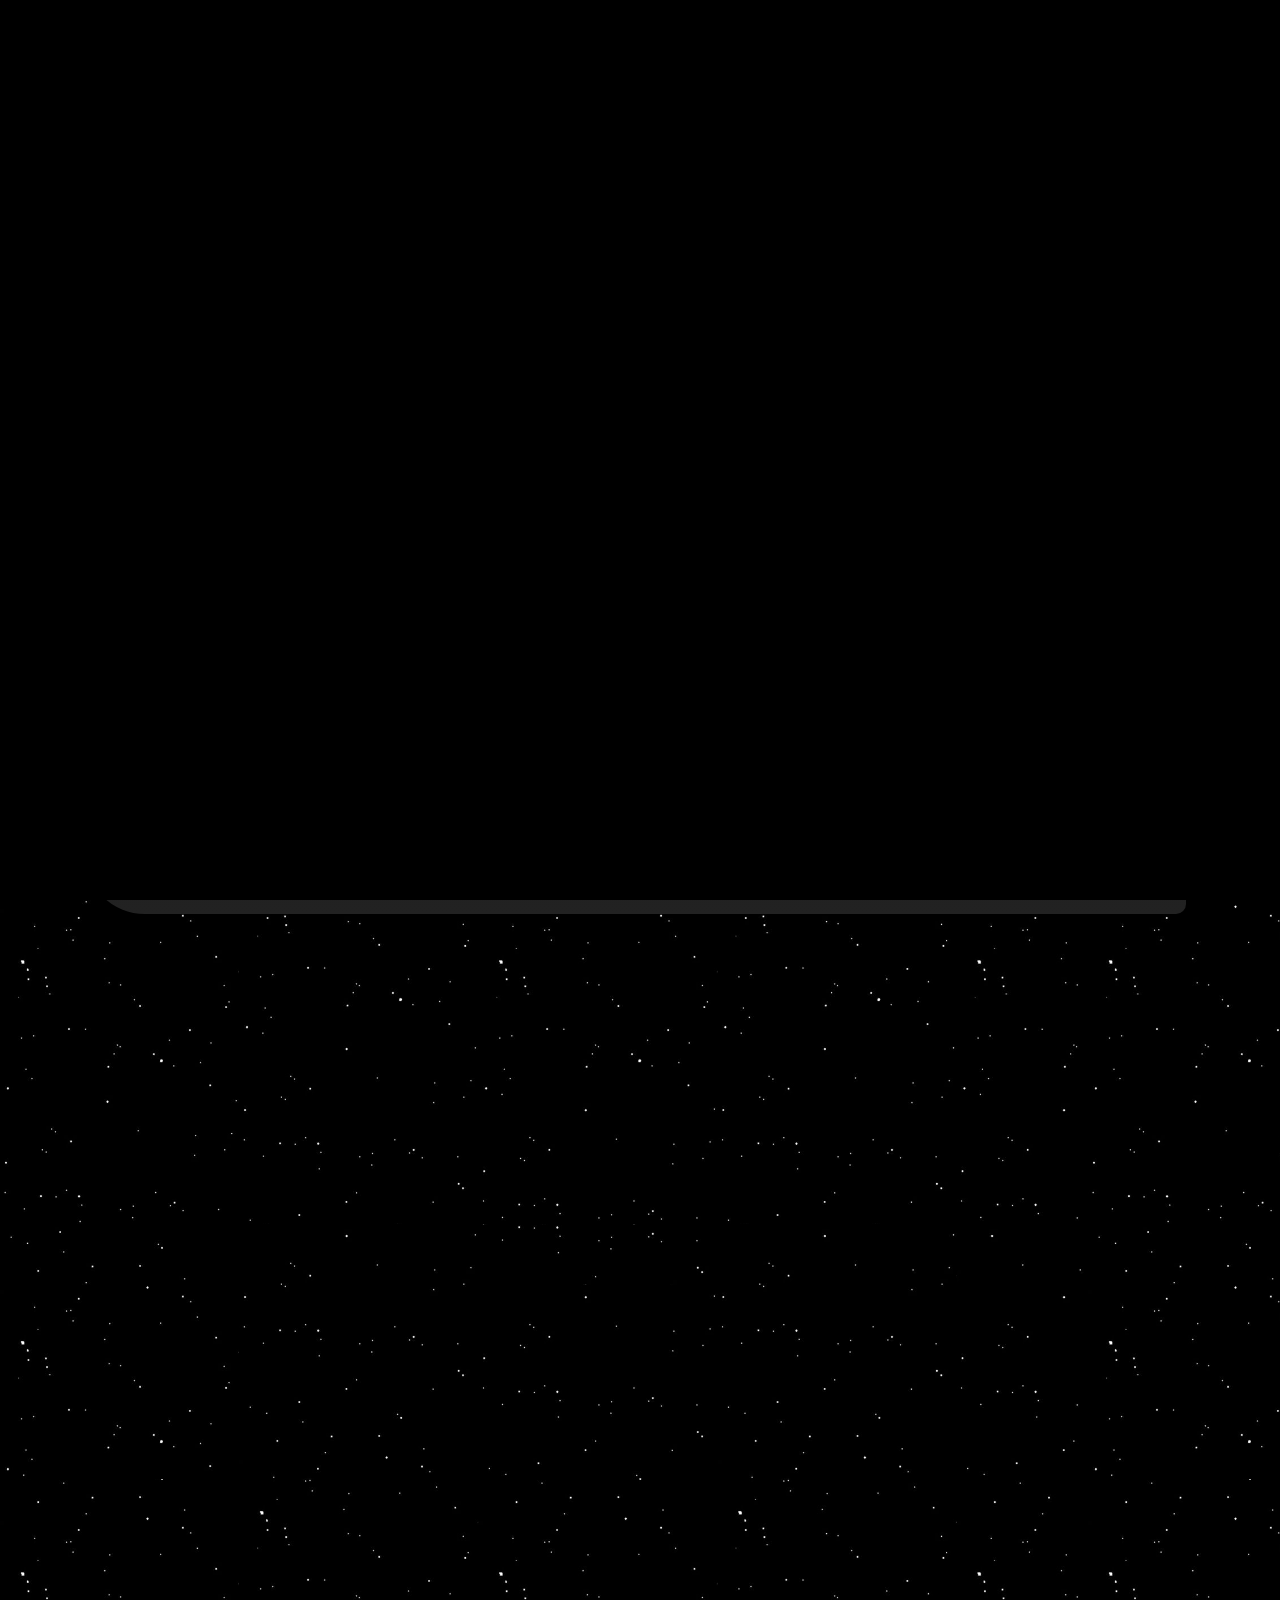
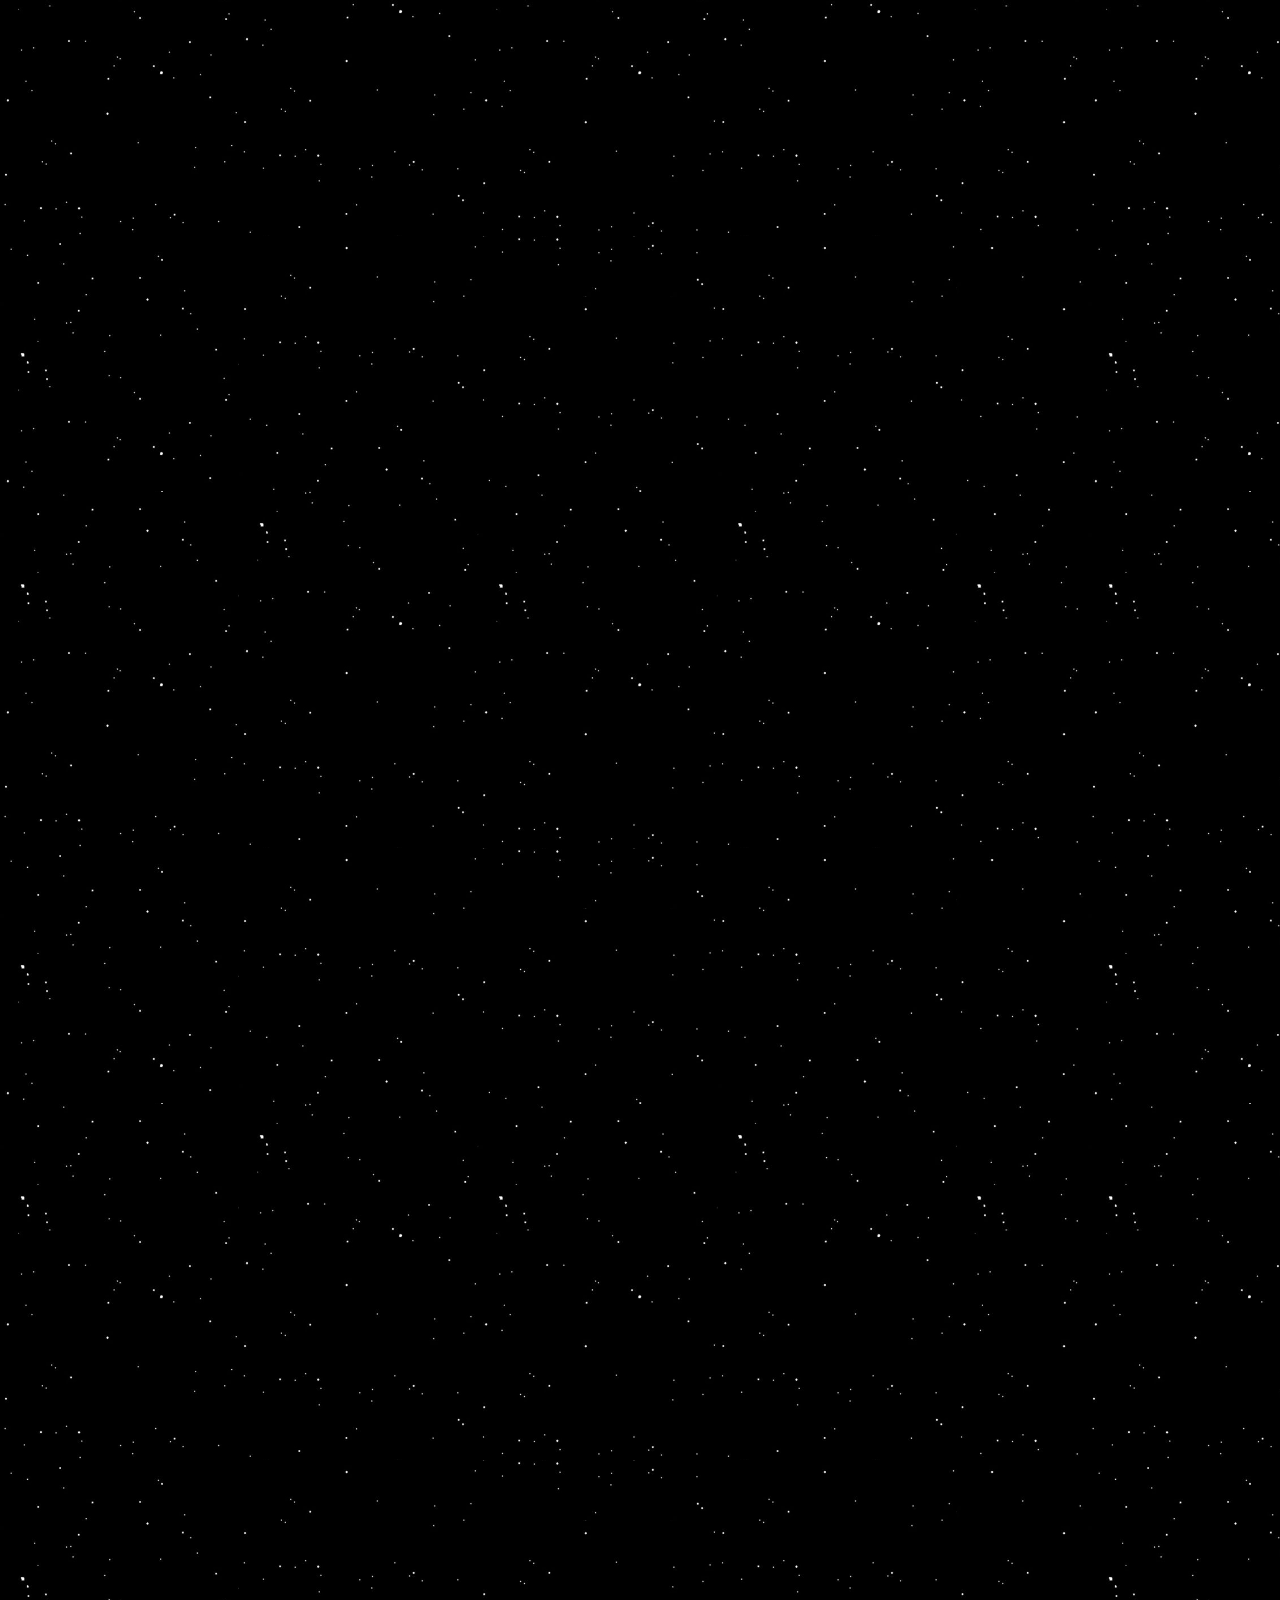
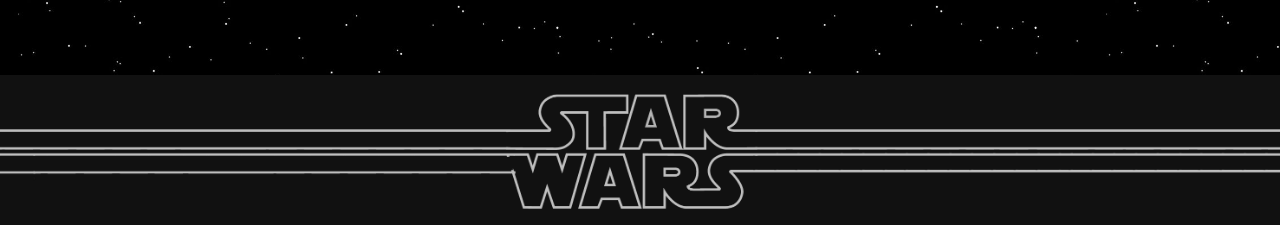
<file: index.html>
<!DOCTYPE html>
<html>
<head>
	<meta charset="utf-8">
	<meta name="viewport" content="width=device-width, initial-scale=1">
	<title>Star Wars</title>
	<link rel="stylesheet" type="text/css" href="css/style.css">
  <link rel="shortcut icon" href="./img/r2d2_icon.png" type="image/png">
	<link rel="stylesheet" href="https://cdn.jsdelivr.net/npm/bootstrap-icons@1.10.5/font/bootstrap-icons.css">
	<link rel="stylesheet" href="https://cdn.jsdelivr.net/npm/bootstrap@5.3.0-alpha3/dist/css/bootstrap.min.css">
  <link rel="stylesheet" href="https://maxcdn.bootstrapcdn.com/bootstrap/3.3.6/css/bootstrap.min.css">
	<script src="https://code.jquery.com/jquery-1.12.0.min.js"></script>
	<script src="https://maxcdn.bootstrapcdn.com/bootstrap/3.3.6/js/bootstrap.min.js" ></script>
</head>
<body>
    <style> @font-face{
		font-family: uni;
		src: url(Uni.otf);
		} </style>
     <style> @font-face{
      font-family: bebas;
      src: url(Bebas.otf);
      } </style>
      <!--é aqui que começa a parte do som -->
    <audio id="meu-audio" autoplay>
      <source src="audio/musica_tema_starwars.mp3" type="audio/mpeg" loop="true" volume="100" preload="auto">
      <source src="audio/musica_tema_starwars.mp3">
  </audio>
  <!-- até aqui-->
        <div id="area-cabeçalho">
          <div class="logo">
            <a href="home-index.html">
              <img src="img/logo-removebg-preview.png" alt="Logo: Star Wars">
            </a>
          </div>
          <div class="redes-cabeçalho">
            <a href="https://www.instagram.com/starwars/">
                <span class="icon_redes1"><i class="bi bi-instagram"></i></span>
            </a>
            <a href="https://www.facebook.com/StarWars.br/?brand_redir=169299103121699&locale=pt_BR">
                <span class="icon_redes2"><i class="bi bi-facebook"></i></span>
            </a>
            <a href="https://www.youtube.com/channel/UCZGYJFUizSax-yElQaFDp5Q">
                <span class="icon_redes3"><i class="bi bi-youtube"></i></span>
            </a>
            <a href="https://twitter.com/starwars">
                <span class="icon_redes4"><i class="bi bi-twitter"></i></span>
            </a>
          </div>
        </div>
        <div id="inicio">
          <h1>Em uma galáxia muito distante encontramos uma missão pra você, embarque conosco dentro desse horizonte de aventuras. 
            Conhecendo diversas alianças dentro dessa experiência galáctica. Você viajante... aceita essa missão? "confirmar."
          </h1>
  
          <img src="img/2023-06-18 15-58-54.gif">
          <script>
            function typeWriter(elemento) {
              const textoArray = elemento.innerHTML.split('');
              elemento.innerHTML = '';
              textoArray.forEach((letra, i) => {
                setTimeout(() => elemento.innerHTML += letra, 6000 + 55 * i);
              });
            }
            const titulo = document.querySelector('h1');
            typeWriter(titulo);

            //tela de inicio, junto com o audio

 document.addEventListener('click', fecharImagem);

function fecharImagem() {
  var imagem = document.getElementById('inicio');
  imagem.style.opacity = '0';
  imagem.style.transition = 'opacity 1s';

  diminuirVolumeGradualmente();

  setTimeout(function() {
    imagem.style.display = 'none';
  }, 1000); // Tempo de espera antes de ocultar completamente a imagem (em milissegundos)
}

function diminuirVolumeGradualmente() {
  var audio = document.getElementById('meu-audio');
  var volumeInicial = audio.volume;
  var volumeAtual = volumeInicial;
  var duracao = 1000; // Tempo em ms para diminuir o volume

  var passo = volumeInicial / (duracao / 100); // Cálculo do passo para diminuir o volume gradualmente

  var intervaloVolume = setInterval(function() {
    volumeAtual -= passo; // Diminuir o volume em cada passo
    audio.volume = Math.max(0, volumeAtual); // Garantir que o volume não seja menor que 0

    if (volumeAtual <= 0) {
      clearInterval(intervaloVolume); // Parar o intervalo quando o volume chegar a 0
      audio.pause(); // Pausar a reprodução
      audio.volume = volumeInicial; // Restaurar o volume original
    }
  }, 100);
}

          </script>
        </div>

<!--         
        <svg class="ondas" xmlns="http://www.w3.org/2000/svg" viewBox="0 0 1440 320">
          <path class="onda-2" fill="#111111" fill-opacity="0.5" d="M0,256L26.7,218.7C53.3,181,107,107,160,101.3C213.3,96,267,160,320,192C373.3,224,427,224,480,213.3C533.3,203,587,181,640,160C693.3,139,747,117,800,90.7C853.3,64,907,32,960,53.3C1013.3,75,1067,149,1120,186.7C1173.3,224,1227,224,1280,202.7C1333.3,181,1387,139,1413,117.3L1440,96L1440,0L1413.3,0C1386.7,0,1333,0,1280,0C1226.7,0,1173,0,1120,0C1066.7,0,1013,0,960,0C906.7,0,853,0,800,0C746.7,0,693,0,640,0C586.7,0,533,0,480,0C426.7,0,373,0,320,0C266.7,0,213,0,160,0C106.7,0,53,0,27,0L0,0Z">
          </path>
          <path class="onda-3" fill="#111111" fill-opacity="0.75" d="M0,224L26.7,213.3C53.3,203,107,181,160,186.7C213.3,192,267,224,320,234.7C373.3,245,427,235,480,192C533.3,149,587,75,640,48C693.3,21,747,43,800,58.7C853.3,75,907,85,960,101.3C1013.3,117,1067,139,1120,170.7C1173.3,203,1227,245,1280,256C1333.3,267,1387,245,1413,234.7L1440,224L1440,0L1413.3,0C1386.7,0,1333,0,1280,0C1226.7,0,1173,0,1120,0C1066.7,0,1013,0,960,0C906.7,0,853,0,800,0C746.7,0,693,0,640,0C586.7,0,533,0,480,0C426.7,0,373,0,320,0C266.7,0,213,0,160,0C106.7,0,53,0,27,0L0,0Z"></path>
          <path class="onda-4" fill="#111111" fill-opacity="1" d="M0,160L26.7,144C53.3,128,107,96,160,90.7C213.3,85,267,107,320,101.3C373.3,96,427,64,480,64C533.3,64,587,96,640,122.7C693.3,149,747,171,800,186.7C853.3,203,907,213,960,202.7C1013.3,192,1067,160,1120,144C1173.3,128,1227,128,1280,149.3C1333.3,171,1387,213,1413,234.7L1440,256L1440,0L1413.3,0C1386.7,0,1333,0,1280,0C1226.7,0,1173,0,1120,0C1066.7,0,1013,0,960,0C906.7,0,853,0,800,0C746.7,0,693,0,640,0C586.7,0,533,0,480,0C426.7,0,373,0,320,0C266.7,0,213,0,160,0C106.7,0,53,0,27,0L0,0Z"></path>
        </svg> -->
        
<!-- Adicionando o menu hambúrguer -->
<div class="container-menu">
  <div class="hamburger">
  <div class="overlay"><i class="bi bi-x-lg"></i></div>
  <i class="bi bi-list"></i>
  </div>
     <aside class="sidebar">
         <nav>
             <ul class="menu">
               <li class="menu-item-1"><a href="home-index.html" class="menu-link">Home</a></li>
                 <li class="menu-item"><a href="index-avaliações.html" class="menu-link">Avaliações</a></li>
                 <li class="menu-item"><a href="index-elenco-bastidores.html" class="menu-link">Elenco & Bastidores</a></li>
                 <li class="menu-item"><a href="teorias-e-curiosidades.html" class="menu-link">Teorias & Curiosidades</a></li>
                 <li class="menu-item"><a href="consulta-index.html" class="menu-link">ADM</a></li>
                 <!-- <li class="menu-item"><a href="validação.html" class="menu-link">Login</a></li>-->
                 <div class="redes-menu">
                  <a href="https://www.instagram.com/starwars/">
                    <span class="icon_redes1"><i class="bi bi-instagram"></i></span>
                </a>
                <a href="https://www.facebook.com/StarWars.br/?brand_redir=169299103121699&locale=pt_BR">
                    <span class="icon_redes2"><i class="bi bi-facebook"></i></span>
                </a>
                <a href="https://www.youtube.com/channel/UCZGYJFUizSax-yElQaFDp5Q">
                    <span class="icon_redes3"><i class="bi bi-youtube"></i></span>
                </a>
                <a href="https://twitter.com/starwars">
                    <span class="icon_redes4"><i class="bi bi-twitter"></i></span>
                </a>
                 </div>
             </ul>
         </nav>
     </aside>
   </div>
     
    <div class="container">
      
      <!-- Libras -->
    <div vw class="enabled">
      <div vw-access-button class="active"></div>
      <div vw-plugin-wrapper>
        <div class="vw-plugin-top-wrapper"></div>
      </div>
    </div>
    <script src="https://vlibras.gov.br/app/vlibras-plugin.js"></script>
    <script>
      new window.VLibras.Widget('https://vlibras.gov.br/app');
    </script>
    <!-- Fim libras -->
    
      <div id="center">
        <h1 data-anime="bottom">Ordem Cronológica</h1>
        <div id="carouselExampleIndicators" class="carousel slide">
          
          <div class="carousel-inner">
            <div class="carousel-item  active">
              <img src="img/ameaça-fantasma.jpg" class="d-block w-100" alt="Poster do filme Star Wars: EPISÓDIO I - A Ameaça Fantasma">
              <h1 class="numero-slide">1º</h1>
              <h2 class="titulo-slide">EPISÓDIO I:<br> A AMEAÇA FANTASMA</h2>
              <h4 class="sub-titulo-slide">A Ameaça Fantasma ocorre cerca de 32 anos antes do filme original, e segue o Mestre Jedi Qui-Gon Jinn e seu Padawan Obi-Wan Kenobi, como protetores da Rainha Amidala, na esperança de conseguir um fim pacífico para uma disputa comercial interplanetária de grande escala...</h4>
              <div class="modalzinho">
              <button style="
              position: absolute;
              top: 80%;
              left: 15%;
              padding: 0.7rem 0.7rem;
              background-color: #454545;
              color: #fff;
              border: none;
              border-radius: 0.25rem;
              cursor: pointer;
              opacity: 0.9;
              font-size: 1.4rem;
              border-radius: 0 10px;" title="Editar Info"     data-toggle="modal" data-target="#myModal">Ler mais</button>
              <div class="modal fade" id="myModal" role="dialog">
                  <div class="modal-dialog" style="margin: 0; max-width: 1700vh; position: fixed;
                  left: 50%;
                  top: 50%;
                  transform: translate(-50%, -50%);">
                    <div class="modal-content" style="background-image: url(img/fundo-space.jpg);  opacity: 100%;">
                      <div class="modal-header">
                        <h4 class="modal-title" style="
                          color:#e1e1e1;
                          margin-right: 40%;
                          font-family: system-ui, -apple-system, BlinkMacSystemFont, 'Segoe UI', Roboto, Oxygen, Ubuntu, Cantarell, 'Open Sans', 'Helvetica Neue', sans-serif;;
                          font-size: 2em; text-shadow: #0068E0 0 0 10px; text-shadow: #0068E0 0 0 10px;">EPISÓDIO I:<br> A AMEAÇA FANTASMA</h4>
                        <button type="button" class="close" style="
                        opacity: 100%;
                        font-size: 3em;" data-dismiss="modal" ><img src="img/X.png" width="25" height="25" alt="Botão de fechar"></button>
                      </div>
                      <div class="modal-body" style="color: #d1d1d1; font-size: 1.4em; margin: 5vh;">
                        <div class="scroll">
                          <section class="section section-1">
                        <p>
                          A Ameaça Fantasma ocorre cerca de 32 anos antes do filme original, e segue o Mestre Jedi Qui-Gon Jinn e seu Padawan Obi-Wan Kenobi, como protetores da Rainha Amidala, na esperança de conseguir um fim pacífico para uma disputa comercial interplanetária de grande escala. Em sua jornada juntam-se a eles Anakin Skywalker, um jovem escravo com forte conexão com a Força, simultaneamente com o retorno dos misteriosos Sith.
                          <br>
                          <br>
                          George Lucas começou a produção deste filme depois de considerar que os efeitos especiais tinham avançado o suficiente para produzir uma nova trilogia da série. As filmagens começaram em 26 de junho de 1997, em locais como o Leavesden Film Studios e o deserto da Tunísia. Os efeitos visuais incluíram o uso extensivo do até então novo CGI, que se trata de imagens geradas por computadores. A Ameaça Fantasma foi o primeiro trabalho de direção do Lucas após um hiato de 22 anos desde Star Wars em 1977.
                          <br>
                          <br>
                          A Ameaça Fantasma foi lançado nos cinemas em 19 de maio de 1999, dezesseis anos desde a última estreia de um filme da franquia, Return of the Jedi - O Retorno do Jedi. A estreia do filme recebeu ampla cobertura da imprensa e alta antecipação, por causa do largo impacto cultural que a saga Star Wars tem cultivado. Recebeu críticas medianas dos especialistas, que tendiam a elogiar o visual, sequências de ação, trilha sonora de John Williams e performances de Liam Neeson, Ewan McGregor, Pernilla August, Ray Park e Ian McDiarmid, mas criticaram o roteiro e direção de elenco (particularmente de Ahmed Best e Jake Lloyd). Arrecadou 924,3 milhões de dólares ao redor do mundo em sua estreia, tornando-se na época a segunda maior bilheteria de todos os tempos, atrás apenas de Titanic. Foi a maior bilheteria de 1999, a maior de um filme da saga Star Wars (até o lançamento de Star Wars: O Despertar da Força em 2015), e é atualmente a 41º maior bilheteria de todos os tempos. O relançamento em 3D em fevereiro de 2012, adicionou US$ 102,7 milhões em sua receita, chegando a US$ 1 bilhão mundialmente. 
                          <br>
                          <br>
                          <h4>Cenas:</h4>
                          <iframe width="460" height="215" src="https://www.youtube.com/embed/qmyN3WMGqTk" title="YouTube video player" frameborder="0" allow="accelerometer; autoplay; clipboard-write; encrypted-media; gyroscope; picture-in-picture; web-share" allowfullscreen></iframe>                        </p>
                          </section>
                      </div>
                    </div>
                  </div>
                </div>
              </div>
            </div>
            <div class="dobrar">
              <p>
                <a class="btn btn-primary" data-bs-toggle="collapse" href="#collapseExample" role="button" aria-expanded="false" aria-controls="collapseExample" style="
                background-color: #111; border-color: #000; padding: 2px;">
                  Ler mais
                </a>
              </p>
              <div class="collapse" id="collapseExample">
                <div class="card card-body" style="border-radius: 20px 0; background-color: #222;">
                  <p>
                        A Ameaça Fantasma ocorre cerca de 32 anos antes do filme original, e segue o Mestre Jedi Qui-Gon Jinn e seu Padawan Obi-Wan Kenobi, como protetores da Rainha Amidala, na esperança de conseguir um fim pacífico para uma disputa comercial interplanetária de grande escala. Em sua jornada juntam-se a eles Anakin Skywalker, um jovem escravo com forte conexão com a Força, simultaneamente com o retorno dos misteriosos Sith.
                        <br>
                        <br>
                        </p>
                </div>
              </div>
            </div>
          </div>
            <div class="carousel-item">
              <img src="img/EPISÓDIO II ATAQUE DOS CLONES-slide.jpg" class="d-block w-100" alt="Poster do filme Star Wars: Episódio II - Ataque dos Clones">
              <h1 class="numero-slide">2º</h1>
              <h2 class="titulo-slide">EPISÓDIO II:<br> ATAQUE DOS CLONES</h2>
              <h4 class="sub-titulo-slide">O filme ocorre 10 anos após os acontecimentos de Star Wars Episódio I: A Ameaça Fantasma. A galáxia está à beira de uma guerra civil. Liderado por um ex-Jedi chamado Conde Dooku, milhares de sistemas planetários ameaçam deixar a República Galáctica...</h4>
              <!-- Começo -->
              <div class="modalzinho">
                <button style="
              position: absolute;
              top: 80%;
              left: 15%;
              padding: 0.7rem 0.7rem;
              background-color: #454545;
              color: #fff;
              border: none;
              border-radius: 0.25rem;
              cursor: pointer;
              opacity: 0.9;
              font-size: 1.4rem;
              border-radius: 0 10px;" title="Editar Info"     data-toggle="modal" data-target="#myModal2">Ler mais</button>
              <div class="modal fade" id="myModal2" role="dialog">
                  <div class="modal-dialog" style="margin: 0; max-width: 1700vh; position: fixed;
                  left: 50%;
                  top: 50%;
                  transform: translate(-50%, -50%);">
                    <div class="modal-content" style="background-image: url(img/fundo-space.jpg);  opacity: 100%;">
                      <div class="modal-header">
                        <h4 class="modal-title" style="
                          color:#e1e1e1;
                          margin-right: 40%;
                          font-family: system-ui, -apple-system, BlinkMacSystemFont, 'Segoe UI', Roboto, Oxygen, Ubuntu, Cantarell, 'Open Sans', 'Helvetica Neue', sans-serif;;
                          font-size: 2em; text-shadow: #0068E0 0 0 10px;">EPISÓDIO II:<br> ATAQUE DOS CLONES</h4>
                        <button type="button" class="close" style="
                        opacity: 100%;
                        font-size: 3em;" data-dismiss="modal" ><img src="img/X.png" width="25" height="25" alt="Botão de fechar"></button>
                      </div>
                      <div class="modal-body" style="color: #d1d1d1; font-size: 1.4em; margin: 5vh;">
                        <div class="scroll">
                          <section class="section section-1">
                        <p>
                          O filme ocorre 10 anos após os acontecimentos de Star Wars Episódio I: A Ameaça Fantasma. A galáxia está à beira de uma guerra civil. Liderado por um ex-Jedi chamado Conde Dooku, milhares de sistemas planetários ameaçam deixar a República Galáctica. Após a senadora Padmé Amidala escapar de uma tentativa de assassinato, Anakin Skywalker, um aprendiz Jedi, se torna seu protetor, enquanto seu mestre Obi-Wan Kenobi, investiga o atentado contra a vida dela. Logo Anakin, Padmé, e Obi-Wan testemunham o início de uma nova ameaça à galáxia, as Guerras Clônicas.
                          <br>
                          <br>
                          O desenvolvimento de Ataque dos Clones começou em março de 2000, após o lançamento de A Ameaça Fantasma. Em junho de 2000, Lucas e Hales completaram o rascunho do roteiro e a fotografia principal ocorreu de junho a setembro de 2000, principalmente no Fox Studios Australia em Sydney, Austrália, com cenas adicionais filmadas na Tunísia, Espanha e Itália. Foi um dos primeiros longa-metragens filmados totalmente em um sistema de alta definição digital em 24 quadros.
                          <br>
                          <br>
                          Ataque dos Clones estreou mundialmente em 16 de maio de 2002. Os críticos elogiaram os efeitos visuais, figurinos, trilha sonora, sequências de ação e performance de Ewan McGregor como Obi-Wan Kenobi, mas criticaram o romance de Anakin e Padmé, os diálogos, a maioria das atuações e o ritmo do filme. Ataque dos Clones arrecadou mais de US$ 649 milhões, tornando-se um sucesso financeiro. No entanto, foi o primeiro filme de Star Wars a não ficar em primeiro lugar no ano de lançamento, ocupando o terceiro lugar no mercado interno e o quarto internacionalmente. 
                          <br>
                          <br>
                          <h4>Trailer:</h4>
                          <iframe width="460" height="315" src="https://www.youtube.com/embed/gYbW1F_c9eM" title="YouTube video player" frameborder="0" allow="accelerometer; autoplay; clipboard-write; encrypted-media; gyroscope; picture-in-picture; web-share" allowfullscreen></iframe>                                </section>
                        </div>
                      </div>
                    </div>
                </div>
            </div>
              </div>
              <div class="dobrar">
                <p>
                  <a class="btn btn-primary" data-bs-toggle="collapse" href="#collapseExample" role="button" aria-expanded="false" aria-controls="collapseExample" style="
                  background-color: #111; border-color: #000;">
                    Ler mais
                  </a>
                </p>
                <div class="collapse" id="collapseExample">
                  <div class="card card-body" style="border-radius: 20px 0; background-color: #222;">
                    <p>
                      O filme ocorre 10 anos após os acontecimentos de Star Wars Episódio I: A Ameaça Fantasma. A galáxia está à beira de uma guerra civil. Liderado por um ex-Jedi chamado Conde Dooku, milhares de sistemas planetários ameaçam deixar a República Galáctica. Após a senadora Padmé Amidala escapar de uma tentativa de assassinato, Anakin Skywalker, um aprendiz Jedi, se torna seu protetor, enquanto seu mestre Obi-Wan Kenobi, investiga o atentado contra a vida dela. Logo Anakin, Padmé, e Obi-Wan testemunham o início de uma nova ameaça à galáxia, as Guerras Clônicas.
                      <br>
                      <br>
                      O desenvolvimento de Ataque dos Clones começou em março de 2000, após o lançamento de A Ameaça Fantasma. Em junho de 2000, Lucas e Hales completaram o rascunho do roteiro e a fotografia principal ocorreu de junho a setembro de 2000, principalmente no Fox Studios Australia em Sydney, Austrália, com cenas adicionais filmadas na Tunísia, Espanha e Itália. Foi um dos primeiros longa-metragens filmados totalmente em um sistema de alta definição digital em 24 quadros.
                      <br>
                      <br>
                          </p>
                  </div>
                </div>
              </div>
            <!-- fim do modal /Correção feita até aqui -->
            </div>
            <div class="carousel-item">
              <img src="img/episode iii.jpg" class="d-block w-100" alt="Poster do filme Star Wars: Episódio III - A Vingança dos Sith">
              <h1 class="numero-slide">3º</h1>
              <h2 class="titulo-slide">EPISÓDIO III:<br> A VINGANÇA DOS SITH</h2>
              <h4 class="sub-titulo-slide">O filme começa três anos após o início das Guerras Clônicas. Os Cavaleiros Jedi estão espalhados por toda a galáxia, liderando uma guerra maciça contra os Separatistas. O Conselho Jedi incumbe o Mestre Jedi Obi-Wan Kenobi de eliminar o notório General Grievous, líder do Exército Separatista...</h4>
              <!-- começo -->
              <div class="modalzinho">
                <button style="
                position: absolute;
                top: 80%;
                left: 15%;
                padding: 0.7rem 0.7rem;
                background-color: #454545;
                color: #fff;
                border: none;
                border-radius: 0.25rem;
                cursor: pointer;
                opacity: 0.9;
                font-size: 1.4rem;
                border-radius: 0 10px;" title="Editar Info"     data-toggle="modal" data-target="#myModal3">Ler mais</button>
                <div class="modal fade" id="myModal3" role="dialog">
                    <div class="modal-dialog" style="margin: 0; max-width: 1700vh; position: fixed;
                    left: 50%;
                    top: 50%;
                    transform: translate(-50%, -50%);">
                      <div class="modal-content" style="background-image: url(img/fundo-space.jpg);  opacity: 100%;">
                        <div class="modal-header">
                          <h4 class="modal-title" style="
                            color:#e1e1e1;
                            margin-right: 40%;
                            font-family: system-ui, -apple-system, BlinkMacSystemFont, 'Segoe UI', Roboto, Oxygen, Ubuntu, Cantarell, 'Open Sans', 'Helvetica Neue', sans-serif;;
                            font-size: 2em; text-shadow: #0068E0 0 0 10px;">EPISÓDIO III:<br> A VINGANÇA DOS SITH</h4>
                          <button type="button" class="close" style="
                          opacity: 100%;
                          font-size: 3em;" data-dismiss="modal" ><img src="img/X.png" width="25" height="25" alt="Botão de Fechar"></button>
                        </div>
                        <div class="modal-body" style="color: #d1d1d1; font-size: 1.4em; margin: 5vh;">
                          <div class="scroll">
                            <section class="section section-1">
                          <p>
                            O filme começa três anos após o início das Guerras Clônicas. Os Cavaleiros Jedi estão espalhados por toda a galáxia, liderando uma guerra maciça contra os Separatistas. O Conselho Jedi incumbe o Mestre Jedi Obi-Wan Kenobi de eliminar o notório General Grievous, líder do Exército Separatista. Enquanto isto, o Cavaleiro Jedi Anakin Skywalker se aproxima de Palpatine, o Supremo Chanceler da República Galáctica e, desconhecido do público, um Lord Sith. Sua amizade aprofundada ameaça a Ordem Jedi, a República, e o próprio Anakin.
                            <br>
                            <br>
                            George Lucas começou a escrever o roteiro antes da produção de Star Wars: Episódio II – Ataque dos Clones terminar. As filmagens de A Vingança dos Sith começaram em setembro de 2003, principalmente na Austrália, com locações adicionais na Tailândia, Suíça, China, Itália e Reino Unido. A Vingança dos Sith estreou em 15 de maio de 2005, no Festival de Cinema de Cannes, em seguida, foi lançado mundialmente em 19 de maio de 2005. O filme recebeu avaliações positivas dos críticos, especialmente em contraste com as críticas menos favoráveis das prequelas anteriores, recebendo elogios pelo seu enredo, visual, cenas de ação, trilha sonora de John Williams, efeitos visuais, e performances de Ewan McGregor, Ian McDiarmid, Frank Oz, Jimmy Smits e Samuel L. Jackson. É o último filme da franquia Star Wars a ser distribuído pela 20th Century Fox antes da aquisição da Lucasfilm pela The Walt Disney Company em 2012. </p>
                            <br>
                            <br>
                            <h4>Trailer:</h4>
                            <iframe width="460" height="315" src="https://www.youtube.com/embed/5UnjrG_N8hU" title="YouTube video player" frameborder="0" allow="accelerometer; autoplay; clipboard-write; encrypted-media; gyroscope; picture-in-picture; web-share" allowfullscreen></iframe>                                </section>
                          </div>
                        </div>
                      </div>
                  </div>
              </div>
            </div>
            <div class="dobrar">
              <p>
                <a class="btn btn-primary" data-bs-toggle="collapse" href="#collapseExample" role="button" aria-expanded="false" aria-controls="collapseExample" style="
                background-color: #111; border-color: #000;">
                  Ler mais
                </a>
              </p>
              <div class="collapse" id="collapseExample">
                <div class="card card-body" style="border-radius: 20px 0; background-color: #222;">
                  <p>
                    O filme começa três anos após o início das Guerras Clônicas. Os Cavaleiros Jedi estão espalhados por toda a galáxia, liderando uma guerra maciça contra os Separatistas. O Conselho Jedi incumbe o Mestre Jedi Obi-Wan Kenobi de eliminar o notório General Grievous, líder do Exército Separatista. Enquanto isto, o Cavaleiro Jedi Anakin Skywalker se aproxima de Palpatine, o Supremo Chanceler da República Galáctica e, desconhecido do público, um Lord Sith. Sua amizade aprofundada ameaça a Ordem Jedi, a República, e o próprio Anakin.
                    <br>
                    <br>
                    George Lucas começou a escrever o roteiro antes da produção de Star Wars: Episódio II – Ataque dos Clones terminar. As filmagens de A Vingança dos Sith começaram em setembro de 2003, principalmente na Austrália, com locações adicionais na Tailândia, Suíça, China, Itália e Reino Unido. A Vingança dos Sith estreou em 15 de maio de 2005, no Festival de Cinema de Cannes, em seguida, foi lançado mundialmente em 19 de maio de 2005. O filme recebeu avaliações positivas dos críticos, especialmente em contraste com as críticas menos favoráveis das prequelas anteriores, recebendo elogios pelo seu enredo, visual, cenas de ação, trilha sonora de John Williams, efeitos visuais, e performances de Ewan McGregor, Ian McDiarmid, Frank Oz, Jimmy Smits e Samuel L. Jackson. É o último filme da franquia Star Wars a ser distribuído pela 20th Century Fox antes da aquisição da Lucasfilm pela The Walt Disney Company em 2012.
                    <br>
                    <br>
                        </p>
                </div>
              </div>
            </div>
            <!-- fim do modal -->
            </div>
            <div class="carousel-item">
              <img src="img/rogue one p.jpg" class="d-block w-100" alt="Poster do filme: Rogue One - Uma História Star Wars">
              <h1 class="numero-slide">4º</h1>
              <h2 class="titulo-slide">ROGUE ONE:<br> UMA HISTÓRIA STAR WARS</h2>
              <h4 class="sub-titulo-slide">A narrativa de Rogue One: Uma História Star Wars é estabelecida entre os acontecimentos de A Vingança dos Sith e Uma Nova Esperança. A história do filme se baseia em um grupo de combatentes da Aliança Rebelde se unindo para uma missão de roubar os planos da Estrela da Morte...</h4>
              <!-- começo -->
              <div class="modalzinho">
                <button style="
              position: absolute;
              top: 80%;
              left: 15%;
              padding: 0.7rem 0.7rem;
              background-color: #454545;
              color: #fff;
              border: none;
              border-radius: 0.25rem;
              cursor: pointer;
              opacity: 0.9;
              font-size: 1.4rem;
              border-radius: 0 10px;" title="Editar Info"     data-toggle="modal" data-target="#myModal4">Ler mais</button>
              <div class="modal fade" id="myModal4" role="dialog">
                  <div class="modal-dialog" style="margin: 0; max-width: 1700vh; position: fixed;
                  left: 50%;
                  top: 50%;
                  transform: translate(-50%, -50%);">
                    <div class="modal-content" style="background-image: url(img/fundo-space.jpg);  opacity: 100%;">
                      <div class="modal-header">
                        <h4 class="modal-title" style="
                          color:#e1e1e1;
                          margin-right: 40%;
                          font-family: system-ui, -apple-system, BlinkMacSystemFont, 'Segoe UI', Roboto, Oxygen, Ubuntu, Cantarell, 'Open Sans', 'Helvetica Neue', sans-serif;;
                          font-size: 2em; text-shadow: #0068E0 0 0 10px;">ROGUE ONE:<br> UMA HISTÓRIA STAR WARS</h4>
                        <button type="button" class="close" style="
                        opacity: 100%;
                        font-size: 3em;" data-dismiss="modal" ><img src="img/X.png" width="25" height="25" alt="Botão de Fechar"></button>
                      </div>
                      <div class="modal-body" style="color: #d1d1d1; font-size: 1.4em; margin: 5vh;">
                        <div class="scroll">
                          <section class="section section-1">
                        <p>
                          A narrativa de Rogue One: Uma história Star Wars é estabelecida entre os acontecimentos de A Vingança dos Sith e Uma Nova Esperança. A história do filme se baseia em um grupo de combatentes da Aliança Rebelde se unindo para uma missão de roubar os planos da Estrela da Morte.
                          <br>
                          <br>
                          A fotografia principal teve início em Elstree Studios, no Reino Unido, durante o início de agosto de 2015 e terminou em fevereiro de 2016, com regravações e filmagens adicionais ocorrendo em meados de junho de 2016. Rogue One teve sua estreia em Los Angeles no dia 10 de dezembro de 2016, estreando nos cinemas em 15 de dezembro de 2016.
                          <br>
                          <br>
                          Seu primeiro fim de semana obteve US$ 290 milhões. O filme recebeu críticas geralmente positivas, com elogios as performances do elenco, cenas de ação, o tom mais sombrio, efeitos visuais, fotografia e a trilha sonora de Michael Giacchino. Em 22 de janeiro de 2017, o filme passou a marca de US$ 1 bilhão em bilheteria. Foi um dos filmes de maior bilheteria nos Estados Unidos e Canadá com pouco mais de US$ 532 milhões. Mundialmente, conquistou a segunda colocação entre os filmes mais rentáveis de 2016, ficando atrás apenas de Capitão America: Guerra Civil.
                          <br>
                          <br>
                          Rogue One: Uma História Star Wars teve duas indicações ao Oscar 2017, nas categorias de Melhor Mixagem de Som e Melhores Efeitos Visuais.
                          <br>
                          <br>
                          <h4>Trailer:</h4>
                          <iframe width="460" height="315" src="https://www.youtube.com/embed/frdj1zb9sMY" title="YouTube video player" frameborder="0" allow="accelerometer; autoplay; clipboard-write; encrypted-media; gyroscope; picture-in-picture; web-share" allowfullscreen></iframe>                                </section>
                        </div>
                      </div>
                    </div>
                </div>
            </div>
              </div>
              <div class="dobrar">
                <p>
                  <a class="btn btn-primary" data-bs-toggle="collapse" href="#collapseExample" role="button" aria-expanded="false" aria-controls="collapseExample" style="
                  background-color: #111; border-color: #000;">
                    Ler mais
                  </a>
                </p>
                <div class="collapse" id="collapseExample">
                  <div class="card card-body" style="border-radius: 20px 0; background-color: #222;">
                    <p>
                      A narrativa de Rogue One: Uma História Star Wars é estabelecida entre os acontecimentos de A Vingança dos Sith e Uma Nova Esperança. A história do filme se baseia em um grupo de combatentes da Aliança Rebelde se unindo para uma missão de roubar os planos da Estrela da Morte.
                      <br>
                      <br>
                      A fotografia principal teve início em Elstree Studios, no Reino Unido, durante o início de agosto de 2015 e terminou em fevereiro de 2016, com regravações e filmagens adicionais ocorrendo em meados de junho de 2016. Rogue One teve sua estreia em Los Angeles no dia 10 de dezembro de 2016, estreando nos cinemas em 15 de dezembro de 2016.
                      <br>
                      <br>
                          </p>
                  </div>
                </div>
              </div>
            <!-- fim do modal -->
            </div>
            <div class="carousel-item">
              <img src="img/star wars iv.jpg" class="d-block w-100" alt="Poster do filme: Episódio IV - Uma nova Esperança">
              <h1 class="numero-slide">5º</h1>
              <h2 class="titulo-slide">EPISÓDIO IV:<br> UMA NOVA ESPERANÇA</h2>
              <h4 class="sub-titulo-slide">O "alto oficial" do Império Galáctico, Darth Vader, vai atrás da senadora e Princesa Leia Organa, sob duas acusações:fazer parte da resistência ao Império, a Aliança Rebelde, e interceptar os planos do projeto secreto imperial, a Estrela da Morte. A nave de Leia é tomada em uma batalha, mas a Princesa coloca os planos na memória da unidade droide R2-D2... </h4>
              <!-- começo -->
              <div class="modalzinho">
                <button style="
              position: absolute;
              top: 80%;
              left: 15%;
              padding: 0.7rem 0.7rem;
              background-color: #454545;
              color: #fff;
              border: none;
              border-radius: 0.25rem;
              cursor: pointer;
              opacity: 0.9;
              font-size: 1.4rem;
              border-radius: 0 10px;" title="Editar Info"     data-toggle="modal" data-target="#myModal5">Ler mais</button>
              <div class="modal fade" id="myModal5" role="dialog">
                  <div class="modal-dialog" style="margin: 0; max-width: 1700vh; position: fixed;
                  left: 50%;
                  top: 50%;
                  transform: translate(-50%, -50%);">
                    <div class="modal-content" style="background-image: url(img/fundo-space.jpg);  opacity: 100%;">
                      <div class="modal-header">
                        <h4 class="modal-title" style="
                          color:#e1e1e1;
                          margin-right: 40%;
                          font-family: system-ui, -apple-system, BlinkMacSystemFont, 'Segoe UI', Roboto, Oxygen, Ubuntu, Cantarell, 'Open Sans', 'Helvetica Neue', sans-serif;;
                          font-size: 2em; text-shadow: #0068E0 0 0 10px;">EPISÓDIO IV:<br> UMA NOVA ESPERANÇA</h4>
                        <button type="button" class="close" style="
                        opacity: 100%;
                        font-size: 3em;" data-dismiss="modal" ><img src="img/X.png" width="25" height="25" alt="Botão de Fechar"></button>
                      </div>
                      <div class="modal-body" style="color: #d1d1d1; font-size: 1.4em; margin: 5vh;">
                        <div class="scroll">
                          <section class="section section-1">
                        <p>
                          O "alto oficial" do Império Galáctico, Darth Vader, vai atrás da senadora e Princesa Leia Organa, sob duas acusações:fazer parte da resistência ao Império, a Aliança Rebelde, e interceptar os planos do projeto secreto imperial, a Estrela da Morte. A nave de Leia é tomada em uma batalha, mas a Princesa coloca os planos na memória da unidade droide R2-D2 com seu parceiro C-3PO, entra num módulo de escape que cai no planeta desértico Tatooine.
                          <br>
                          <br>
                          Em Tatooine, R2 e C-3PO se separam e caminham pelos desertos secos do planeta. Ambos são aprisionados pelos Jawas, pequenos seres encapuzados que vivem em Tatooine capturando droides perdidos ou quebrados e vendendo em povoados e fazendas, que os vendem a Owen Lars e seu sobrinho, Luke Skywalker. Ao limpar R2, Luke descobre uma mensagem de Leia. Ela é destinada a Obi-Wan Kenobi e Luke se lembra de Ben Kenobi, um ermitão que vive nas montanhas. Luke Skywalker é um jovem que sempre quis sair de Tatooine e ver o universo, mas seu tio Owen sempre o impediu de ir pois temia que se tornasse como seu pai, Anakin Skywalker. R2-D2 foge durante a noite em busca de Obi-Wan Kenobi e, ao sair em sua procura, Luke e C-3PO são atacados pelo Povo da Areia. Obi-Wan Kenobi, conhecido por Ben Kenobi, aparece e salva Luke e os droides.
                          <br>
                          <br>
                          Ben Kenobi assiste a mensagem de Leia e decide ajudá-la, mas Luke se recusa a viajar até Alderaan. Ao retornar para casa, descobre que seus tios Owen e Beru foram mortos por Stormtroopers do Império, não lhe restando alternativa a não ser ajudá-lo. Kenobi, Luke e os droides vão até o espaçoporto de Mos Eisley em busca de um piloto que os leve até Alderaan. Lá encontram Han Solo, que não acreditava na Força, e seu co-piloto Chewbacca, que aceitam o serviço. As tropas imperiais tentam impedir a fuga, mas a Millennium Falcon, nave de Han Solo, consegue escapar por ser uma nave extremamente veloz.
                          <br>
                          <br>
                          Durante a viagem até Alderaan, Kenobi começa a ensinar Luke sobre as técnicas Jedi. A princesa Leia é torturada na Estrela da Morte para confessar o local da base rebelde, mas, diante de sua resistência, o oficial do império Grand Moff Tarkin e Darth Vader decidem explodir o planeta Alderaan, demonstrando o poder de fogo da Estrela da Morte. Ao chegarem até o que sobrou do planeta, a Millennium Falcon é atraída para a Estrela da Morte. Os tripulantes se escondem no compartimento de carga, usado por Solo para transporte de mercadorias contrabandeadas.
                          <br>
                          <br>
                          Dentro da Estrela da Morte, eles conseguem se disfarçar de Stormtroopers e localizam a princesa, enquanto Obi-Wan Kenobi desativa o raio trator que impede a decolagem da nave. Enquanto Solo, Luke, Chewbacca e os droides libertam a princesa e fogem para a nave, Kenobi enfrenta Darth Vader, seu antigo aprendiz. Kenobi é morto por Vader e a Millennium Falcon escapa. Entretanto o Império rastreia a nave para descobrir o local da base da Aliança Rebelde, que está escondida em uma lua do planeta Yavin.
                          <br>
                          <br>
                          <h4>Cenas:</h4>
                          <iframe width="460" height="250" src="https://www.youtube.com/embed/Po1Z_X0FpzY" title="YouTube video player" frameborder="0" allow="accelerometer; autoplay; clipboard-write; encrypted-media; gyroscope; picture-in-picture; web-share" allowfullscreen></iframe>                                </section>
                        </div>
                      </div>
                    </div>
                </div>
            </div>
              </div>
              <div class="dobrar">
                <p>
                  <a class="btn btn-primary" data-bs-toggle="collapse" href="#collapseExample" role="button" aria-expanded="false" aria-controls="collapseExample" style="
                  background-color: #111; border-color: #000;">
                    Ler mais
                  </a>
                </p>
                <div class="collapse" id="collapseExample">
                  <div class="card card-body" style="border-radius: 20px 0; background-color: #222;">
                    <p>
                      O "alto oficial" do Império Galáctico, Darth Vader, vai atrás da senadora e Princesa Leia Organa, sob duas acusações: fazer parte da resistência ao Império, a Aliança Rebelde, e interceptar os planos do projeto secreto imperial, a Estrela da Morte. A nave de Leia é tomada em uma batalha, mas a Princesa coloca os planos na memória da unidade droide R2-D2 com seu parceiro C-3PO, entra num módulo de escape que cai no planeta desértico Tatooine.
                      <br>
                      <br>
                      Em Tatooine, R2 e C-3PO se separam e caminham pelos desertos secos do planeta. Ambos são aprisionados pelos Jawas, pequenos seres encapuzados que vivem em Tatooine capturando droides perdidos ou quebrados e vendendo em povoados e fazendas, que os vendem a Owen Lars e seu sobrinho, Luke Skywalker. Ao limpar R2, Luke descobre uma mensagem de Leia. Ela é destinada a Obi-Wan Kenobi e Luke se lembra de Ben Kenobi, um ermitão que vive nas montanhas. Luke Skywalker é um jovem que sempre quis sair de Tatooine e ver o universo, mas seu tio Owen sempre o impediu de ir pois temia que se tornasse como seu pai, Anakin Skywalker. R2-D2 foge durante a noite em busca de Obi-Wan Kenobi e, ao sair em sua procura, Luke e C-3PO são atacados pelo Povo da Areia. Obi-Wan Kenobi, conhecido por Ben Kenobi, aparece e salva Luke e os droides.
                      <br>
                      <br>
                      Ben Kenobi assiste a mensagem de Leia e decide ajudá-la, mas Luke se recusa a viajar até Alderaan. Ao retornar para casa, descobre que seus tios Owen e Beru foram mortos por Stormtroopers do Império, não lhe restando alternativa a não ser ajudá-lo. Kenobi, Luke e os droides vão até o espaço porto de Mos Eisley em busca de um piloto que os leve até Alderaan. Lá encontram Han Solo, que não acreditava na Força, e seu co-piloto Chewbacca, que aceitam o serviço. As tropas imperiais tentam impedir a fuga, mas a Millennium Falcon, nave de Han Solo, consegue escapar por ser uma nave extremamente veloz.
                      <br>
                      <br>
                      Durante a viagem até Alderaan, Kenobi começa a ensinar Luke sobre as técnicas Jedi. A princesa Leia é torturada na Estrela da Morte para confessar o local da base rebelde, mas, diante de sua resistência, o oficial do império Grand Moff Tarkin e Darth Vader decide explodir o planeta Alderaan, demonstrando o poder de fogo da Estrela da Morte. Ao chegarem até o que sobrou do planeta, a Millennium Falcon é atraída para a Estrela da Morte. Os tripulantes se escondem no compartimento de carga, usado por Solo para transporte de mercadorias contrabandeadas.
                      <br>
                      <br>
                      Dentro da Estrela da Morte, eles conseguem se disfarçar de Stormtroopers e localizam a princesa, enquanto Obi-Wan Kenobi desativa o raio trator que impede a decolagem da nave. Enquanto Solo, Luke, Chewbacca e os droides libertam a princesa e fogem para a nave, Kenobi enfrenta Darth Vader, seu antigo aprendiz. Kenobi é morto por Vader e a Millennium Falcon escapa. Entretanto o Império rastreia a nave para descobrir o local da base da Aliança Rebelde, que está escondida em uma lua do planeta Yavin.
                      <br>
                      <br>
                          </p>
                  </div>
                </div>
              </div>
            <!-- fim do modal -->
             </div>
            <div class="carousel-item">
              <img src="img/imperio-contra-ataca-slide.jpg" class="d-block w-100" alt="Poster do filme: Episódio V: O Império Contra ataca">
              <h1 class="numero-slide">6º</h1>
              <h2 class="titulo-slide">EPISÓDIO V: <br>O IMPÉRIO CONTRA-ATACA</h2>
              <h4 class="sub-titulo-slide">O filme é ambientado três anos depois de Guerra nas Estrelas. O Império Galáctico, sob a liderança do vilão Darth Vader e do misterioso Imperador, está em busca de Luke Skywalker e o resto da Aliança Rebelde. Enquanto Vader procura incansavelmente o pequeno grupo de amigos de Luke...</h4>
              <!-- começo -->
              <div class="modalzinho">
                <button style="
              position: absolute;
              top: 80%;
              left: 15%;
              padding: 0.7rem 0.7rem;
              background-color: #454545;
              color: #fff;
              border: none;
              border-radius: 0.25rem;
              cursor: pointer;
              opacity: 0.9;
              font-size: 1.4rem;
              border-radius: 0 10px;" title="Editar Info"     data-toggle="modal" data-target="#myModal6">Ler mais</button>
              <div class="modal fade" id="myModal6" role="dialog">
                  <div class="modal-dialog" style="margin: 0; max-width: 1700vh; position: fixed;
                  left: 50%;
                  top: 50%;
                  transform: translate(-50%, -50%);">
                    <div class="modal-content" style="background-image: url(img/fundo-space.jpg);  opacity: 100%;">
                      <div class="modal-header">
                        <h4 class="modal-title" style="
                          color:#e1e1e1;
                          margin-right: 40%;
                          font-family: system-ui, -apple-system, BlinkMacSystemFont, 'Segoe UI', Roboto, Oxygen, Ubuntu, Cantarell, 'Open Sans', 'Helvetica Neue', sans-serif;;
                          font-size: 2em; text-shadow: #0068E0 0 0 10px;">EPISÓDIO V: <br>O IMPÉRIO CONTRA-ATACA</h4>
                        <button type="button" class="close" style="
                        opacity: 100%;
                        font-size: 3em;" data-dismiss="modal" ><img src="img/X.png" width="25" height="25" alt="Botão Fechar"></button>
                      </div>
                      <div class="modal-body" style="color: #d1d1d1; font-size: 1.4em; margin: 5vh;">
                        <div class="scroll">
                          <section class="section section-1">
                        <p>
                          O filme é ambientado três anos depois de Guerra nas Estrelas. O Império Galáctico, sob a liderança do vilão Darth Vader e do misterioso Imperador, está em busca de Luke Skywalker e o resto da Aliança Rebelde. Enquanto Vader procura incansavelmente o pequeno grupo de amigos de Luke: Han Solo, Princesa Leia Organa e outros através da galáxia, Luke é ensinado pelo Mestre Yoda a como usar a Força. Quando Vader captura os amigos de Luke, Skywalker deve decidir se vai completar seu treinamento e se tornar um Cavaleiro Jedi completo ou confrontar Vader e salvá-los.
                          <br>
                          <br>
                          O Império Contra Ataca foi lançado em 21 de maio de 1980 e inicialmente recebeu críticas mistas, mas desde então tem crescido em grande estima, tornando-se o filme mais aclamado pela crítica da saga Star Wars; hoje é amplamente considerado como um dos melhores filmes de todos os tempos. O filme arrecadou mais de 500 milhões de dólares nos cinemas mundiais, e contêm cenas e música (A marcha imperial) facilmente reconhecidos na cultura popular. O subtítulo Episódio V estava presente já na abertura original, em 1980, mas ausente do material de divulgação, o que confundiu o público porque o filme anterior não recebeu nenhuma numeração. Em 1981, Star Wars (1977) foi relançado como Star Wars: Episode IV - A Nova Esperança. O filme foi classificado na posição # 3 no Empire's 2008, uma lista dos 500 melhores filmes de todos os tempos. Tornou-se o filme de maior bilheteria de 1980 e, até o momento, ganhou mais de US$ 538 milhões em todo o mundo a partir de sua execução original e vários relançamentos. Quando ajustada pela inflação, é a segunda maior bilheteria de todos os tempos e a 13°. A maior bilheteria da América do Norte. O filme foi seguido por Retorno de Jedi, que foi lançado em 1983.
                          <br>
                          <br>
                          Em 2010, o filme foi selecionado para preservação no National Film Registry pela Biblioteca do Congresso por ser "culturalmente, historicamente e esteticamente significante".
                          <br>
                          <br>
                          <h4>Cenas:</h4>
                          <iframe width="460" height="250" src="https://www.youtube.com/embed/urhsYepFqs0" title="YouTube video player" frameborder="0" allow="accelerometer; autoplay; clipboard-write; encrypted-media; gyroscope; picture-in-picture; web-share" allowfullscreen></iframe>                                </section>
                        </div>
                      </div>
                    </div>
                </div>
            </div>
              </div>
              <div class="dobrar">
                <p>
                  <a class="btn btn-primary" data-bs-toggle="collapse" href="#collapseExample" role="button" aria-expanded="false" aria-controls="collapseExample" style="
                  background-color: #111; border-color: #000;">
                    Ler mais
                  </a>
                </p>
                <div class="collapse" id="collapseExample">
                  <div class="card card-body" style="border-radius: 20px 0; background-color: #222;">
                    <p>
                      O filme é ambientado três anos depois de Guerra nas Estrelas. O Império Galáctico, sob a liderança do vilão Darth Vader e do misterioso Imperador, está em busca de Luke Skywalker e o resto da Aliança Rebelde. Enquanto Vader procura incansavelmente o pequeno grupo de amigos de Luke: Han Solo, Princesa Leia Organa e outros através da galáxia, Luke é ensinado pelo Mestre Yoda a como usar a Força. Quando Vader captura os amigos de Luke, Luke deve decidir se vai completar seu treinamento e se tornar um Cavaleiro Jedi completo ou confrontar Vader e salvá-los.
                      <br>
                      <br>
                      O Império Contra Ataca foi lançado em 21 de maio de 1980 e inicialmente recebeu críticas mistas, mas desde então tem crescido em grande estima, tornando-se o filme mais aclamado pela crítica da saga Star Wars, hoje é amplamente considerado como um dos melhores filmes de todos os tempos. 
                      <br>
                      <br>   
                          </p>
                  </div>
                </div>
              </div>
            <!-- fim do modal -->
            </div>
            <div class="carousel-item">
              <img src="img/EPISÓDIO VI O RETORNO DO JEDI.jpg" class="d-block w-100" alt="Poster do filme: Episodio VI - O Retorno do Jedi">
              <h1 class="numero-slide">7º</h1>
              <h2 class="titulo-slide">EPISÓDIO VI:<br> O RETORNO DO JEDI</h2>
              <h4 class="sub-titulo-slide">A história se passa aproximadamente um ano depois dos eventos de Star Wars Episode V: The Empire Strikes Back. O Império Galático, sob a supervisão militar do impiedoso Darth Vader, começou a construção de uma segunda Estrela da Morte, visando aniquilar a Aliança Rebelde...</h4>
              <!-- começo -->
              <div class="modalzinho">
                <button style="
              position: absolute;
              top: 80%;
              left: 15%;
              padding: 0.7rem 0.7rem;
              background-color: #454545;
              color: #fff;
              border: none;
              border-radius: 0.25rem;
              cursor: pointer;
              opacity: 0.9;
              font-size: 1.4rem;
              border-radius: 0 10px;" title="Editar Info"     data-toggle="modal" data-target="#myModal7">Ler mais</button>
              <div class="modal fade" id="myModal7" role="dialog">
                  <div class="modal-dialog" style="margin: 0; max-width: 1700vh; position: fixed;
                  left: 50%;
                  top: 50%;
                  transform: translate(-50%, -50%);">
                    <div class="modal-content" style="background-image: url(img/fundo-space.jpg);  opacity: 100%;">
                      <div class="modal-header">
                        <h4 class="modal-title" style="
                          color:#e1e1e1;
                          margin-right: 40%;
                          font-family: system-ui, -apple-system, BlinkMacSystemFont, 'Segoe UI', Roboto, Oxygen, Ubuntu, Cantarell, 'Open Sans', 'Helvetica Neue', sans-serif;;
                          font-size: 2em; text-shadow: #0068E0 0 0 10px;">EPISÓDIO VI:<br> O RETORNO DO JEDI</h4>
                        <button type="button" class="close" style="
                        opacity: 100%;
                        font-size: 3em;" data-dismiss="modal" ><img src="img/X.png" width="25" height="25" alt="Botão de Fechar"></button>
                      </div>
                      <div class="modal-body" style="color: #d1d1d1; font-size: 1.4em; margin: 5vh;">
                        <div class="scroll">
                          <section class="section section-1">
                        <p>
                          A história se passa aproximadamente um ano depois dos eventos de Star Wars Episode V: The Empire Strikes Back. O Império Galático, sob a supervisão militar do impiedoso Darth Vader, começou a construção de uma segunda Estrela da Morte, visando aniquilar a Aliança Rebelde como o Imperador Palpatine, também conhecido como Darth Sidious, planeja supervisionar pessoalmente as etapas finais de sua construção, a Frota Rebelde dá início a um ataque em grande escala à Estrela da Morte, para evitar o término de sua construção e matar Palpatine, pondo efetivamente um fim ao Império. Neste meio tempo, Luke Skywalker, um líder rebelde e cavaleiro jedi, luta para resgatar Vader, um ex-jedi que também é seu pai, de volta do Lado Sombrio da Força.
                          <br>
                          <br>
                          David Lynch e David Cronenberg foram considerados para dirigir o projeto, antes de Marquand assinar como diretor. A equipe de produção se baseou nos storyboards de Lucas durante a pré-produção; enquanto escreviam o roteiro, Lucas, Kasdan, Marquand e o produtor Howard Kazanjian passaram duas semanas em reuniões, discutindo ideias para a sua construção. A agenda de Kazanjian adiou as filmagens em algumas semanas, para permitir à Industrial Light & Magic que trabalhasse os efeitos especiais do filme na pós-produção. As filmagens ocorreram na Inglaterra, Califórnia e Arizona, de janeiro a março de 1982, e Lucas esteve em comando dos trabalhos da segunda unidade. A produção do filme foi envolta em segredo, e recebeu o título de Blue Harvest (literalmente "Colheita Azul"), para evitar especulações sobre seus custos.
                          <br>
                          <br>
                          <h4>Cenas:</h4>
                          <iframe width="460" height="250" src="https://www.youtube.com/embed/cM53X5Nqjbc" title="YouTube video player" frameborder="0" allow="accelerometer; autoplay; clipboard-write; encrypted-media; gyroscope; picture-in-picture; web-share" allowfullscreen></iframe>                                </section>
                        </div>
                      </div>
                    </div>
                </div>
            </div>
              </div>
              <div class="dobrar">
                <p>
                  <a class="btn btn-primary" data-bs-toggle="collapse" href="#collapseExample" role="button" aria-expanded="false" aria-controls="collapseExample" style="
                  background-color: #111; border-color: #000;">
                    Ler mais
                  </a>
                </p>
                <div class="collapse" id="collapseExample">
                  <div class="card card-body" style="border-radius: 20px 0; background-color: #222;">
                    <p>
                          A história se passa aproximadamente um ano depois dos eventos de Star Wars Episode V: The Empire Strikes Back. O Império Galático, sob a supervisão militar do impiedoso Darth Vader, começou a construção de uma segunda Estrela da Morte, visando aniquilar a Aliança Rebelde como o Imperador Palpatine, também conhecido como Darth Sidious, planeja supervisionar pessoalmente as etapas finais de sua construção, a Frota Rebelde dá início a um ataque em grande escala à Estrela da Morte, para evitar o término de sua construção e matar Palpatine, pondo efetivamente um fim ao Império. Neste meio tempo, Luke Skywalker, um líder rebelde e cavaleiro jedi, luta para resgatar Vader, um ex-jedi que também é seu pai, de volta do Lado Sombrio da Força.
                          <br>
                          <br>
                          David Lynch e David Cronenberg foram considerados para dirigir o projeto, antes de Marquand assinar como diretor. A equipe de produção se baseou nos storyboards de Lucas durante a pré-produção; enquanto escreviam o roteiro, Lucas, Kasdan, Marquand e o produtor Howard Kazanjian passaram duas semanas em reuniões, discutindo ideias para a sua construção. A agenda de Kazanjian adiou as filmagens em algumas semanas, para permitir à Industrial Light & Magic que trabalhasse os efeitos especiais do filme na pós-produção. As filmagens ocorreram na Inglaterra, Califórnia e Arizona, de janeiro a março de 1982, e Lucas esteve em comando dos trabalhos da segunda unidade. A produção do filme foi envolta em segredo, e recebeu o título de Blue Harvest (literalmente "Colheita Azul"), para evitar especulações sobre seus custos.
                          <br>
                          <br>    
                          </p>
                  </div>
                </div>
              </div>
            <!-- fim do modal -->
            </div>
            <div class="carousel-item">
              <img src="img/EPISÓDIO VII O DESPERTAR DA FORÇA.jpg" class="d-block w-100" alt="Imagem do filme: Episodio VII - o Despertar da Força">
              <h1 class="numero-slide">8º</h1>
              <h2 class="titulo-slide">EPISÓDIO VII:<br> O DESPERTAR DA FORÇA</h2>
              <h4 class="sub-titulo-slide">O Despertar da Força se passa aproximadamente trinta anos após os acontecimentos de O Retorno do Jedi, e acompanha a jornada de Rey, que acaba encontrando um droide, BB-8, com informações do paradeiro de Luke Skywalker que está desaparecido. Ela é acompanhada por Finn, um stormtrooper desertor da Primeira Ordem...</h4>
              <!-- começo -->
              <div class="modalzinho">
                <button style="
              position: absolute;
              top: 80%;
              left: 15%;
              padding: 0.7rem 0.7rem;
              background-color: #454545;
              color: #fff;
              border: none;
              border-radius: 0.25rem;
              cursor: pointer;
              opacity: 0.9;
              font-size: 1.4rem;
              border-radius: 0 10px;" title="Editar Info"     data-toggle="modal" data-target="#myModal8">Ler mais</button>
              <div class="modal fade" id="myModal8" role="dialog">
                  <div class="modal-dialog" style="margin: 0; max-width: 1700vh; position: fixed;
                  left: 50%;
                  top: 50%;
                  transform: translate(-50%, -50%);">
                    <div class="modal-content" style="background-image: url(img/fundo-space.jpg);  opacity: 100%;">
                      <div class="modal-header">
                        <h4 class="modal-title" style="
                          color:#e1e1e1;
                          margin-right: 40%;
                          font-family: system-ui, -apple-system, BlinkMacSystemFont, 'Segoe UI', Roboto, Oxygen, Ubuntu, Cantarell, 'Open Sans', 'Helvetica Neue', sans-serif;;
                          font-size: 2em; text-shadow: #0068E0 0 0 10px;">EPISÓDIO VII:<br> O DESPERTAR DA FORÇA</h4>
                        <button type="button" class="close" style="
                        opacity: 100%;
                        font-size: 3em;" data-dismiss="modal" ><img src="img/X.png" width="25" height="25" alt="Botão de Fechar"></button>
                      </div>
                      <div class="modal-body" style="color: #d1d1d1; font-size: 1.4em; margin: 5vh;">
                        <div class="scroll">
                          <section class="section section-1">
                        <p>
                          O Despertar da Força se passa aproximadamente trinta anos após os acontecimentos de O Retorno do Jedi, e acompanha a jornada de Rey, que acaba encontrando um droide, BB-8, com informações do paradeiro de Luke Skywalker que está desaparecido. Ela é acompanhada por Finn, um stormtrooper desertor da Primeira Ordem uma organização que quer reaver o Império Galáctico e luta contra a Resistência, comandada por Leia Organa. A aventura inesperada leva Rey a descobrir sua forte conexão com a Força e enfrentar o Lado Sombrio.
                          <br>
                          <br>
                          A trilogia sequela de Star Wars era especulada desde os anos 80. Mas apesar de George Lucas ter escrito esboços sobre, ele negou que iria fazer uma nova trilogia após ter escrito e produzido os três filmes que narram a história de Anakin Skywalker. Em 2012, Lucas vendeu a Lucasfilm para a The Walt Disney Company, que optou por criar uma nova história ao invés de seguir os esboços de Lucas. Michael Arndt fez o tratamento original da história, mais tarde reescrito por Lawrence Kasdan e J. J. Abrams, também diretor e co-produtor da produção.
                          <br>
                          <br>
                          Star Wars: O Despertar da Força foi amplamente aguardado, com a Disney promovendo o filme com várias campanhas de marketing. Teve a sua pré-estreia mundial em 14 de dezembro de 2015 em Los Angeles, quatro dias antes do lançamento oficial nos Estados Unidos. Foi aclamado pela crítica especializada e pelo público, que destacaram a importância dos personagens na narrativa, o enredo, a direção, a trilha sonora, os efeitos visuais, as sequências de ação e as performances do elenco, em particular Ridley, Boyega, Ford e Driver. Porém, também foi criticado por ser derivado da trilogia original. Tornou-se a maior estreia da história, com 529 milhões de dólares arrecadados no primeiro fim de semana em todo o mundo. Em apenas 12 dias, alcançou 1 bilhão de dólares, o terceiro filme mais rápido da história a chegar a este valor. O filme alcançou uma marca histórica ao arrecadar US$ 936,6 milhões de dólares na América do Norte, se tornando o filme de maior bilheteria no mercado americano na história do cinema. É a maior receita de 2015, a maior arrecadação da franquia Star Wars e a quarta maior bilheteria de todos os tempos, sem ajuste pela inflação. Também detém o recorde de terceira maior abertura da história nos Estados Unidos e Canadá, registrando US$ 247,9 milhões.
                          <br>
                          <br>
                          <h4>Cenas:</h4>
                          <iframe width="460" height="250" src="https://www.youtube.com/embed/sGbxmsDFVnE" title="YouTube video player" frameborder="0" allow="accelerometer; autoplay; clipboard-write; encrypted-media; gyroscope; picture-in-picture; web-share" allowfullscreen></iframe>                                </section>
                        </div>
                      </div>
                    </div>
                </div>
            </div>
              </div>
              <div class="dobrar">
                <p>
                  <a class="btn btn-primary" data-bs-toggle="collapse" href="#collapseExample" role="button" aria-expanded="false" aria-controls="collapseExample" style="
                  background-color: #111; border-color: #000;">
                    Ler mais
                  </a>
                </p>
                <div class="collapse" id="collapseExample">
                  <div class="card card-body" style="border-radius: 20px 0; background-color: #222;">
                    <p>
                          O Despertar da Força se passa aproximadamente trinta anos após os acontecimentos de O Retorno do Jedi, e acompanha a jornada de Rey, que acaba encontrando um droide, BB-8, com informações do paradeiro de Luke Skywalker que está desaparecido. Ela é acompanhada por Finn, um stormtrooper desertor da Primeira Ordem uma organização que quer reaver o Império Galáctico e luta contra a Resistência, comandada por Leia Organa. A aventura inesperada leva Rey a descobrir sua forte conexão com a Força e enfrentar o Lado Sombrio.
                          <br>
                          <br>
                          A trilogia sequela de Star Wars era especulada desde os anos 80. Mas apesar de George Lucas ter escrito esboços sobre, ele negou que iria fazer uma nova trilogia após ter escrito e produzido os três filmes que narram a história de Anakin Skywalker. Em 2012, Lucas vendeu a Lucasfilm para a The Walt Disney Company, que optou por criar uma nova história ao invés de seguir os esboços de Lucas. Michael Arndt fez o tratamento original da história, mais tarde reescrito por Lawrence Kasdan e J. J. Abrams, também diretor e co-produtor da produção.
                          <br>
                          <br> 
                          </p>
                  </div>
                </div>
              </div>
            <!-- fim do modal -->
            </div>
            <div class="carousel-item">
              <img src="img/EPISÓDIO VIII OS ÚLTIMOS JEDI.jpg" class="d-block w-100" alt="Imagem do filme: Episodio VIII - Os Últimos Jedi">
              <h1 class="numero-slide">9º</h1>
              <h2 class="titulo-slide">EPISÓDIO VIII:<br> OS ÚLTIMOS JEDI</h2>
              <h4 class="sub-titulo-slide">Durante um ataque, Kylo Ren hesita em atirar na nave líder da Resistência ao sentir que Leia, sua mãe, está lá, mas caças TIE atiram e destroem a ponte de comando, matando muitos dos líderes que lá estavam, incluindo o célebre almirante Ackbar. Leia consegue se salvar usando a Força, mas fica inconsciente e severamente ferida, e assume o comando a Vice-almirante Amilyn Holdo...</h4>
              <!-- começo -->
              <div class="modalzinho">
                <button style="
              position: absolute;
              top: 80%;
              left: 15%;
              padding: 0.7rem 0.7rem;
              background-color: #454545;
              color: #fff;
              border: none;
              border-radius: 0.25rem;
              cursor: pointer;
              opacity: 0.9;
              font-size: 1.4rem;
              border-radius: 0 10px;" title="Editar Info"     data-toggle="modal" data-target="#myModal9">Ler mais</button>
              <div class="modal fade" id="myModal9" role="dialog">
                  <div class="modal-dialog" style="margin: 0; max-width: 1700vh; position: fixed;
                  left: 50%;
                  top: 50%;
                  transform: translate(-50%, -50%);">
                    <div class="modal-content" style="background-image: url(img/fundo-space.jpg);  opacity: 100%;">
                      <div class="modal-header">
                        <h4 class="modal-title" style="
                          color:#e1e1e1;
                          margin-right: 40%;
                          font-family: system-ui, -apple-system, BlinkMacSystemFont, 'Segoe UI', Roboto, Oxygen, Ubuntu, Cantarell, 'Open Sans', 'Helvetica Neue', sans-serif;;
                          font-size: 2em; text-shadow: #0068E0 0 0 10px;">EPISÓDIO VIII:<br> OS ÚLTIMOS JEDI</h4>
                        <button type="button" class="close" style="
                        opacity: 100%;
                        font-size: 3em;" data-dismiss="modal" ><img src="img/X.png" width="25" height="25" alt="Botão de Fechar"></button>
                      </div>
                      <div class="modal-body" style="color: #d1d1d1; font-size: 1.4em; margin: 5vh;">
                        <div class="scroll">
                          <section class="section section-1">
                        <p>
                          Durante um ataque, Kylo Ren hesita em atirar na nave líder da Resistência ao sentir que Leia, sua mãe, está lá, mas caças TIE atiram e destroem a ponte de comando, matando muitos dos líderes que lá estavam, incluindo o célebre almirante Ackbar. Leia consegue se salvar usando a Força, mas fica inconsciente e severamente ferida, e assume o comando a Vice-almirante Amilyn Holdo desaprovando sua estratégia passiva, Poe, Finn, BB-8 e a mecânica de naves Rose Tico pensam num plano para desarmar o dispositivo de rastreamento da Primeira Ordem e contactam Maz Kanata, que indica um mercenário quebrador de códigos (decodificador, o popular hacker) que está em uma cidade-cassino chamada Canto Bight, no planeta Cantonica, e que usa uma flor vermelha na lapela.
                          <br>
                          <br>
                          Tendo chegado no planeta Ahch-To com Chewbacca e R2-D2 a bordo da Millenium Falcon, Rey encontra Luke Skywalker. Luke, entretanto, mesmo após saber da morte de Han Solo, frustra suas expectativas recusando-se a ensiná-la por causa de sua frustração com Ben Solo – que tornou-se Kylo Ren. Escondida de Luke, Rey começa a se comunicar com Kylo Ren através de um vínculo da Força que existe entre eles que permite que eles se vejam, conversem, e toquem pela Força. Convencido por R2-D2, que lhe mostra a gravação original de Leia pedindo ajuda a Ben Kenobi, Luke resolve iniciar Rey nos caminhos da Força, mas também conta a ela seus erros como Mestre Jedi. Luke e Kylo contam a Rey diferentes versões do incidente que levou Kylo para o lado escuro da Força e Luke para o exílio. Sem conseguir convencer Luke a juntar-se à Resistência, Rey vai embora de Ahch-To sem ele, disposta a confrontar Kylo Ren sozinha, pois ainda sente que há luz dentro dele. Luke vê o espírito de seu mestre, Yoda, que destrói o templo Jedi de Ahch-To e lhe ensina que o fracasso é capaz de ensinar muito mais que o sucesso, e que ele não deve perder Rey.
                          <br>
                          <br>
                          <h4>Cenas:</h4>
                          <iframe width="460" height="250" src="https://www.youtube.com/embed/Q0CbN8sfihY" title="YouTube video player" frameborder="0" allow="accelerometer; autoplay; clipboard-write; encrypted-media; gyroscope; picture-in-picture; web-share" allowfullscreen></iframe>                                </section>
                        </div>
                      </div>
                    </div>
                </div>
            </div>
              </div>
              <div class="dobrar">
                <p>
                  <a class="btn btn-primary" data-bs-toggle="collapse" href="#collapseExample" role="button" aria-expanded="false" aria-controls="collapseExample" style="
                  background-color: #111; border-color: #000;">
                    Ler mais
                  </a>
                </p>
                <div class="collapse" id="collapseExample">
                  <div class="card card-body" style="border-radius: 20px 0; background-color: #222;">
                    <p>
                          Durante um ataque, Kylo Ren hesita em atirar na nave líder da Resistência ao sentir que Leia, sua mãe, está lá, mas caças TIE atiram e destroem a ponte de comando, matando muitos dos líderes que lá estavam, incluindo o célebre almirante Ackbar. Leia consegue se salvar usando a Força, mas fica inconsciente e severamente ferida, e assume o comando a Vice-almirante Amilyn Holdo desaprovando sua estratégia passiva, Poe, Finn, BB-8 e a mecânica de naves Rose Tico pensam num plano para desarmar o dispositivo de rastreamento da Primeira Ordem e contactam Maz Kanata, que indica um mercenário quebrador de códigos (decodificador, o popular hacker) que está em uma cidade-cassino chamada Canto Bight, no planeta Cantonica, e que usa uma flor vermelha na lapela.
                          <br>
                          <br>
                          Tendo chegado no planeta Ahch-To com Chewbacca e R2-D2 a bordo da Millenium Falcon, Rey encontra Luke Skywalker. Luke, entretanto, mesmo após saber da morte de Han Solo, frustra suas expectativas recusando-se a ensiná-la por causa de sua frustração com Ben Solo – que tornou-se Kylo Ren. Escondida de Luke, Rey começa a se comunicar com Kylo Ren através de um vínculo da Força que existe entre eles que permite que eles se vejam, conversem, e toquem pela Força. Convencido por R2-D2, que lhe mostra a gravação original de Leia pedindo ajuda a Ben Kenobi, Luke resolve iniciar Rey nos caminhos da Força, mas também conta a ela seus erros como Mestre Jedi. Luke e Kylo contam a Rey diferentes versões do incidente que levou Kylo para o lado escuro da Força e Luke para o exílio. Sem conseguir convencer Luke a juntar-se à Resistência, Rey vai embora de Ahch-To sem ele, disposta a confrontar Kylo Ren sozinha, pois ainda sente que há luz dentro dele. Luke vê o espírito de seu mestre, Yoda, que destrói o templo Jedi de Ahch-To e lhe ensina que o fracasso é capaz de ensinar muito mais que o sucesso, e que ele não deve perder Rey.
                          </p>
                  </div>
                </div>
              </div>
            <!-- fim do modal -->
            </div>
            <div class="carousel-item">
              <img src="img/EPISÓDIO IX A ASCENSÃO SKYWALKER.jpg" class="d-block w-100" alt="Imagem do filme: Episodio IX - A Ascensão Skywalker">
              <h1 class="numero-slide">10º</h1>
              <h2 class="titulo-slide">EPISÓDIO IX:<br> A ASCENSÃO SKYWALKER</h2>
              <h4 class="sub-titulo-slide">O filme começa com Kylo Ren aniquilando um grupo de cultistas Sith em Mustafar para obter um localizador que revelaria onde está o ressuscitado Imperador Palpatine. Após obter o localizador Sith, ele o usa para guiá-lo até o Imperador no planeta Exegol, para matá-lo, já que não quer nenhuma ameaça ao seu poder. Exegol está cheio de cultistas Sith de Palpatine...</h4>
              <!-- começo -->
              <div class="modalzinho">
                <button style="
              position: absolute;
              top: 80%;
              left: 15%;
              padding: 0.7rem 0.7rem;
              background-color: #454545;
              color: #fff;
              border: none;
              border-radius: 0.25rem;
              cursor: pointer;
              opacity: 0.9;
              font-size: 1.4rem;
              border-radius: 0 10px;" title="Editar Info"     data-toggle="modal" data-target="#myModal10">Ler mais</button>
              <div class="modal fade" id="myModal10" role="dialog">
                  <div class="modal-dialog" style="margin: 0; max-width: 1700vh; position: fixed;
                  left: 50%;
                  top: 50%;
                  transform: translate(-50%, -50%);">
                    <div class="modal-content" style="background-image: url(img/fundo-space.jpg);  opacity: 100%;">
                      <div class="modal-header">
                        <h4 class="modal-title" style="
                          color:#e1e1e1;
                          margin-right: 30%;
                          font-family: system-ui, -apple-system, BlinkMacSystemFont, 'Segoe UI', Roboto, Oxygen, Ubuntu, Cantarell, 'Open Sans', 'Helvetica Neue', sans-serif;;
                          font-size: 2em; text-shadow: #0068E0 0 0 10px;">EPISÓDIO IX:<br> A ASCENSÃO SKYWALKER</h4>
                        <button type="button" class="close" style="
                        opacity: 100%;
                        font-size: 3em;" data-dismiss="modal" ><img src="img/X.png" width="25" height="25" alt="Botão de Fechar"></button>
                      </div>
                      <div class="modal-body" style="color: #d1d1d1; font-size: 1.4em; margin: 5vh;">
                        <div class="scroll">
                          <section class="section section-1">
                        <p>
                          O filme começa com Kylo Ren aniquilando um grupo de cultistas Sith em Mustafar para obter um localizador que revelaria onde está o ressuscitado Imperador Palpatine. Após obter o localizador Sith, ele o usa para guiá-lo até o Imperador no planeta Exegol, para matá-lo, já que não quer nenhuma ameaça ao seu poder. Exegol está cheio de cultistas Sith de Palpatine este revela que criou Snoke e que tem sido as vozes que levaram Kylo ao Lado Sombrio. O Imperador oferece um novo império a ele, para governar a galáxia inteira, com a condição de que Kylo matasse Rey.
                          <br>
                          <br>
                          Na Millenium Falcon, Poe Dameron, Chewbacca e Finn recebem através de um espião da Primeira Ordem informações que podem ajudar a Resistência vencer a guerra e restaurar a República. Porém, diversos caças estelares aparecem e eles fogem atirando nos inimigos. Poe usa a velocidade da luz para chegar na base da Resistência. Na base da Resistência, Rey tenta falar com os antigos Jedi, mas fracassa. Enquanto treina, ela é distraida por visões compartilhadas com Kylo, enquanto este tenta se reconectar com ela. Poe chega na base e revela à Resistência que Palpatine está vivo, e que seus seguidores construíram a maior frota de naves que a galáxia já viu, chamada Ordem Final, em Exegol. O sistema não está em nenhum mapa estelar, entretanto Rey fala para Leia que, segundo as anotações que o Luke havia feito nos livros Jedi, para chegar a Exegol seria preciso de um localizador. Poe, Finn, C3PO e Chewbacca se oferecem para ir junto com Rey na Millenium Falcon achar o localizador, então ela aceita. Enquanto isso na Primeira Ordem, engenheiros consertam o capacete de Kylo. O Líder Supremo descobre que um espião está infiltrado na Primeira Ordem.
                          <br>
                          <br>
                          Rey decide ir para o planeta Pasaana, onde estaria o localizador. Ao chegar lá, Rey e Kylo conversam por meio de seu vínculo da Força, e ele descobre onde ela está por um colar pertencente ao sistema que ela recebeu em um festival. Um stormtrooper os avista e ameaça atirar, porém Lando Calrissian (antigo amigo de Han, Luke e Leia) os salva. Lando afirma ter uma pista de onde está o localizador e eles iniciam a procura da nave de Ochi, um seguidor dos Sith que afirmava ter encontrado o objeto. Quando o grupo vai procurar pela pista, eles são perseguidos pelos troopers, e acabam caindo e afundando em areia movediça.
                          <br>
                          <br>
                          <h4>Cenas:</h4>
                          <iframe width="460" height="315" src="https://www.youtube.com/embed/i3X-xQIjqws" title="YouTube video player" frameborder="0" allow="accelerometer; autoplay; clipboard-write; encrypted-media; gyroscope; picture-in-picture; web-share" allowfullscreen></iframe>                                </section>
                        </div>
                      </div>
                    </div>
                </div>
            </div>
              </div>
              <div class="dobrar">
                <p>
                  <a class="btn btn-primary" data-bs-toggle="collapse" href="#collapseExample" role="button" aria-expanded="false" aria-controls="collapseExample" style="
                  background-color: #111; border-color: #000;">
                    Ler mais
                  </a>
                </p>
                <div class="collapse" id="collapseExample">
                  <div class="card card-body" style="border-radius: 20px 0; background-color: #222;">
                    <p>
                          O filme começa com Kylo Ren aniquilando um grupo de cultistas Sith em Mustafar para obter um localizador que revelaria onde está o ressuscitado Imperador Palpatine. Após obter o localizador Sith, ele o usa para guiá-lo até o Imperador no planeta Exegol, para matá-lo, já que não quer nenhuma ameaça ao seu poder. Exegol está cheio de cultistas Sith de Palpatine este revela que criou Snoke e que tem sido as vozes que levaram Kylo ao Lado Sombrio. O Imperador oferece um novo império a ele, para governar a galáxia inteira, com a condição de que Kylo matasse Rey.
                          <br>
                          <br>
                          Na Millenium Falcon, Poe Dameron, Chewbacca e Finn recebem através de um espião da Primeira Ordem informações que podem ajudar a Resistência vencer a guerra e restaurar a República. Porém, diversos caças estelares aparecem e eles fogem atirando nos inimigos. Poe usa a velocidade da luz para chegar na base da Resistência. Na base da Resistência, Rey tenta falar com os antigos Jedi, mas fracassa. Enquanto treina, ela é distraida por visões compartilhadas com Kylo, enquanto este tenta se reconectar com ela. Poe chega na base e revela à Resistência que Palpatine está vivo, e que seus seguidores construíram a maior frota de naves que a galáxia já viu, chamada Ordem Final, em Exegol. O sistema não está em nenhum mapa estelar, entretanto Rey fala para Leia que, segundo as anotações que o Luke havia feito nos livros Jedi, para chegar a Exegol seria preciso de um localizador. Poe, Finn, C3PO e Chewbacca se oferecem para ir junto com Rey na Millenium Falcon achar o localizador, então ela aceita. Enquanto isso na Primeira Ordem, engenheiros consertam o capacete de Kylo. O Líder Supremo descobre que um espião está infiltrado na Primeira Ordem.
                          <br>
                          <br>   
                          </p>
                  </div>
                </div>
              </div>
            <!-- fim do modal -->
            </div>
          </div>
          <button class="carousel-control-prev" type="button" data-bs-target="#carouselExampleIndicators" data-bs-slide="prev">
            <span class="carousel-control-prev-icon" aria-hidden="true"></span>
            <span class="visually-hidden">Previous</span>
          </button>
          <button class="carousel-control-next" type="button" data-bs-target="#carouselExampleIndicators" data-bs-slide="next">
            <span class="carousel-control-next-icon" aria-hidden="true"></span>
            <span class="visually-hidden">Next</span>
          </button>
        </div>
        
</div>
			<script src="https://cdn.jsdelivr.net/npm/bootstrap@5.3.0-alpha3/dist/js/bootstrap.bundle.min.js" integrity="sha384-ENjdO4Dr2bkBIFxQpeoTz1HIcje39Wm4jDKdf19U8gI4ddQ3GYNS7NTKfAdVQSZe" crossorigin="anonymous"></script>
      <h2 class="titulo-2" data-anime="left">O que é star wars?</h2>
      <h4 class="sub-titulo-2" data-anime="left"> É uma franquia do tipo space opera estadunidense criada pelo cineasta George Lucas, que conta com uma série de nove filmes de fantasia científica e dois spin-offs. O primeiro filme foi lançado apenas com o título Star Wars, em 25 de maio de 1977, e tornou-se um fenômeno mundial inesperado de cultura popular, sendo responsável pelo início da "era dos blockbusters", que são superproduções cinematográficas que fazem sucesso nas bilheterias e viram franquias com brinquedos, jogos, livros, etc...</h4>
         <h2 class="titulo" data-anime="right">Escolha seu lado da força!</h2>
         <h4 class="sub-titulo-3" data-anime="right">Clique na aliança que te represente</h4>
    <div class="center-center">
          <!-- linkagem das alianças -->
          <!-- lado escuro, linkagem -->
          <div class="lado_negro">
          <div id="carouselExampleFade" class="carousel slide"  data-anime="left">
            <div class="carousel-inner1">
              <div class="carousel-item active">
                <a href="index-imperio.html">
                  <img src="img/imperio_galactico-removebg-preview (1).png" class="d-block w-100" alt="Imagem Imperio galactico">
              </a>
              </div>
              <div class="carousel-item">
                <a href="index-separatista.html">
                  <img src="img/separatista-removebg-preview.png" class="d-block w-100" alt="Imagem Separatista">
                </a>
              </div>
              <div class="carousel-item">
                <a href="index-velha-republica.html">
                  <img src="img/velha_republica_galatica-removebg-preview.png" class="d-block w-100" alt="Imagem velha republica galactica">
                </a>
              </div>
              <div class="carousel-item">
                <a href="index-solnegro.html">
                  <img src="img/sol_negro-removebg-preview.png" class="d-block w-100" alt="Imagem Sol Negro">
                </a>
              </div>
            </div>
            <button class="carousel-control-prev" type="button" data-bs-target="#carouselExampleFade" data-bs-slide="prev">
              <span class="carousel-control-prev-icon" aria-hidden="true"></span>
              <span class="visually-hidden">Previous</span>
            </button>
            <button class="carousel-control-next" type="button" data-bs-target="#carouselExampleFade" data-bs-slide="next">
              <span class="carousel-control-next-icon" aria-hidden="true"></span>
              <span class="visually-hidden">Next</span>
            </button>
          </div>
        </div>
          <!-- lado da luz, linkagem -->
          <div class="lado_luz">
            <div id="carouselExample" class="carousel slide" data-anime="right">
              <div class="carousel-inner1">
                <div class="carousel-item active">
                  <a href="index-rebeldes.html">
                    <img src="img/rebelde-removebg-preview.png" class="d-block w-100" alt="imagem rebelde">
                  </a>
                </div>
                <div class="carousel-item">
                  <a href="index-ordem-jedi.html">
                    <img src="img/ordem_jedi-removebg-preview.png" class="d-block w-100" alt="imagem ordem jedi">
                  </a>
                </div>
                <div class="carousel-item">
                  <a href="index-nova-republica.html">
                    <img src="img/nova republica galatica.png" class="d-block w-100" alt="imagem nova republica galactica">
                  </a>
                </div>
              <div class="carousel-item">
                <a href="index-republica-galactica.html">
                  <img src="img/republica galactica.png" class="d-block w-100" alt="Imagem Replublica Galactica">
                </a>
              </div>
              </div>
              <button class="carousel-control-prev" type="button" data-bs-target="#carouselExample" data-bs-slide="prev">
                <span class="carousel-control-prev-icon" aria-hidden="true"></span>
                <span class="visually-hidden">Previous</span>
              </button>
              <button class="carousel-control-next" type="button" data-bs-target="#carouselExample" data-bs-slide="next">
                <span class="carousel-control-next-icon" aria-hidden="true"></span>
                <span class="visually-hidden">Next</span>
              </button>
            </div>
          </div>
    </div>
        <h2 class="titulo-2" data-anime="right">O que é a força?</h2>
        <h4 class="sub-titulo-2" data-anime="right">A força em Star Wars é definida como um campo de energia misterioso criado pela vida que une toda a galáxia e que se comunica com os indivíduos por meio dos midi-chlorians. O poder da Força é usado pelos praticantes da Ordem Jedi e pelos Sith e outros sensíveis a essa energia.
        </h4>
    </div>
  <!-- <div class="jogo">
    <iframe width="886" height="660" src="https://www.echalk.co.uk/amusements/Games/asteroidsClassic/ateroids.html" title="YouTube video player" frameborder="0" allow="accelerometer; autoplay; clipboard-write; encrypted-media; gyroscope; picture-in-picture; web-share" allowfullscreen></iframe>
  </div> -->
<section class="container-formulario">

  <!-- 
    formato pra funcionar com PHP

    <div class="contato">
    <h3 class="titulo">Entre em contato</h3>
    <form class="form" method="POST" action="php/form.php">
      <input class="field" name="name" placeholder="Nome">
      <input class="field" name="email" placeholder="E-mail">
      <textarea class="field" name="message" placeholder="digite sua mensagem"></textarea>
      <input class="field-2" type="submit" value="Enviar">
    </form>
  </div> -->

  <div class="contato" data-anime="bottom">
    <h3 class="titulo">Entre em contato</h3>
    <form class="form" data-anime="bottom">
      <input type="text" class="field" id="nome" placeholder="Nome" required />
      <input type="date" class="field" class="form-label" data-bs-theme="dark" id="nascimento" required />
      <input type="email" value="" class="field"  id="email" placeholder="name@email.com" id="validationServer05" aria-describedby="validationServer05Feedback" required />
      <textarea class="field" id="message" placeholder="Digite sua mensagem"></textarea>
      <button type="button" class="field-2" onclick="Enviar()">
       <input type="submit" style="background: transparent; width: 100%;
       height: 100%; padding: 10px; border-radius: 19px 0; font-family: 'Trebuchet MS', 'Lucida Sans Unicode', 'Lucida Grande', 'Lucida Sans', Arial, sans-serif;">
      </button>
    </form>
  </div>
  <script src="js/validação.js"></script>
</section>

<h2 class="titulo-3" data-anime="bottom">Que a força esteja com você!</h2>
</div>
          <footer>
	
		    </footer>
<script src="js/animação-texto.js"></script>
<script src="js/script.js"></script>
</body>
</html>
</file>
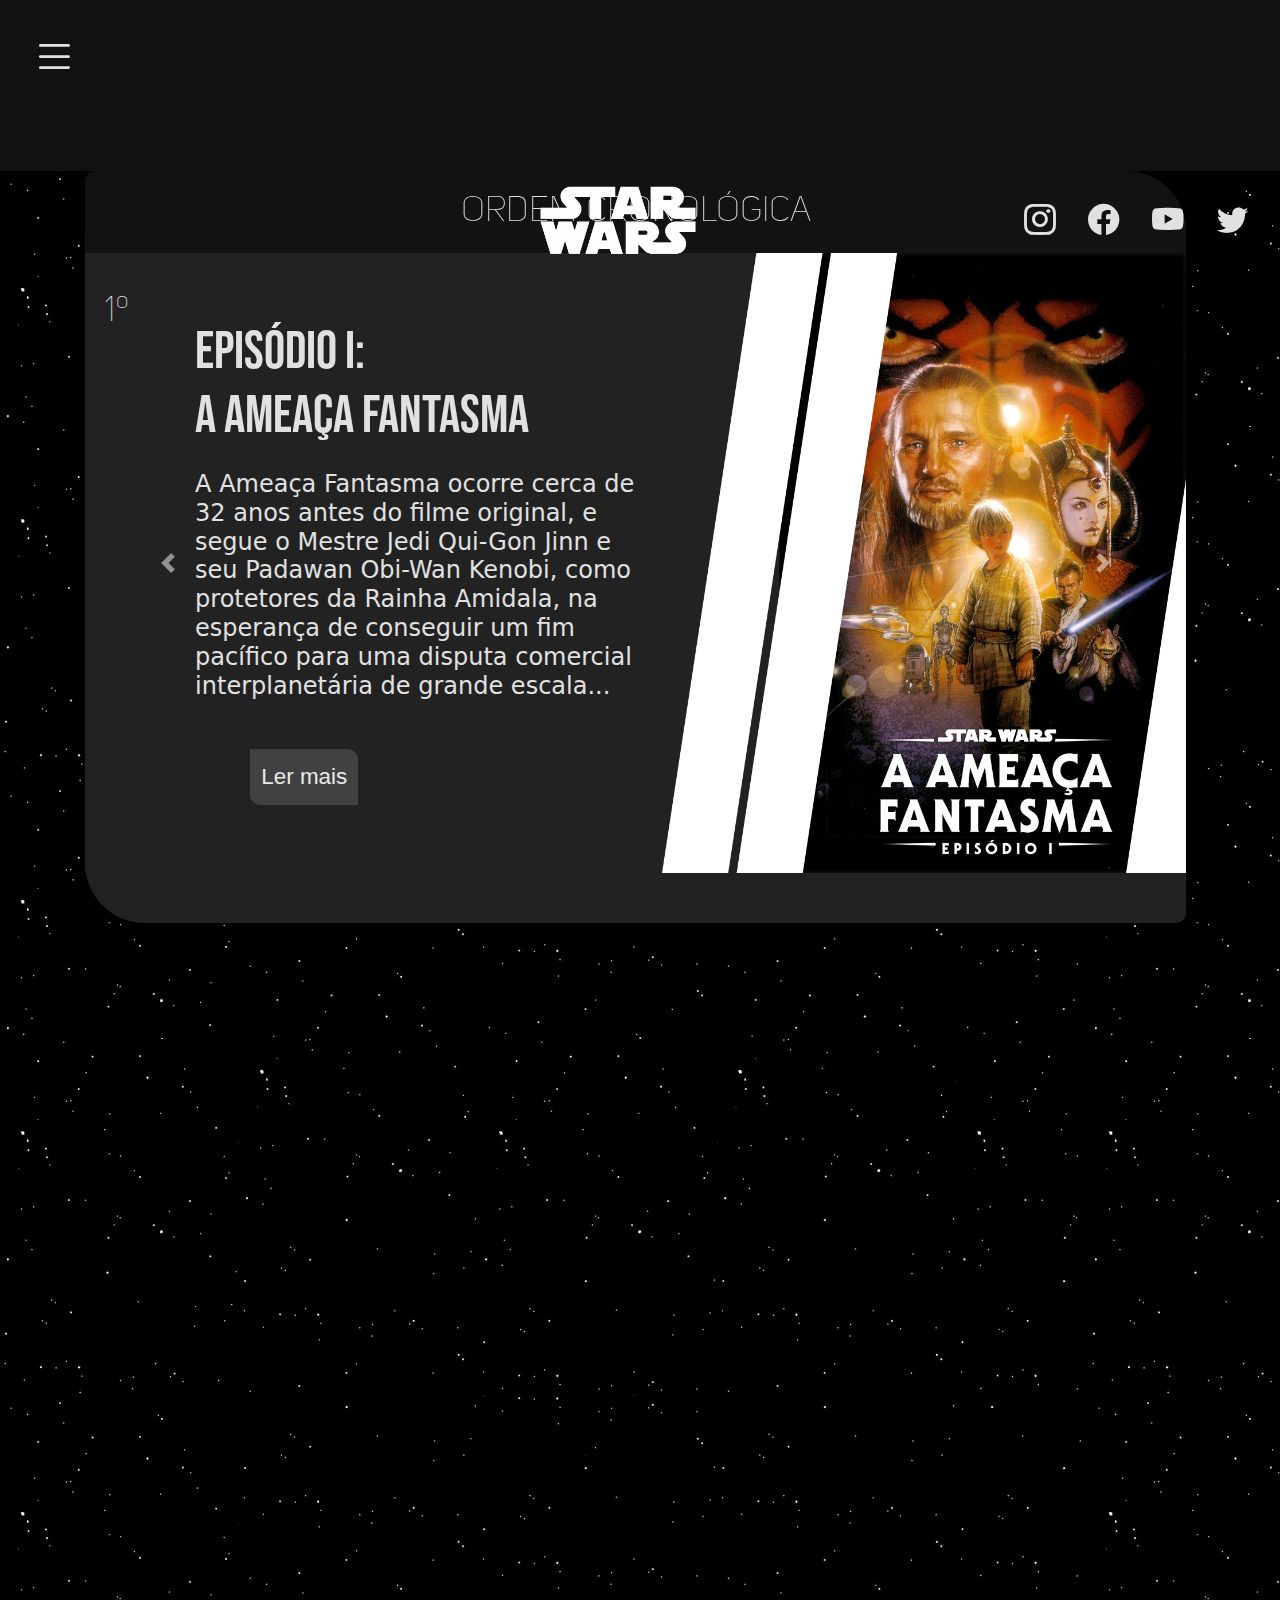
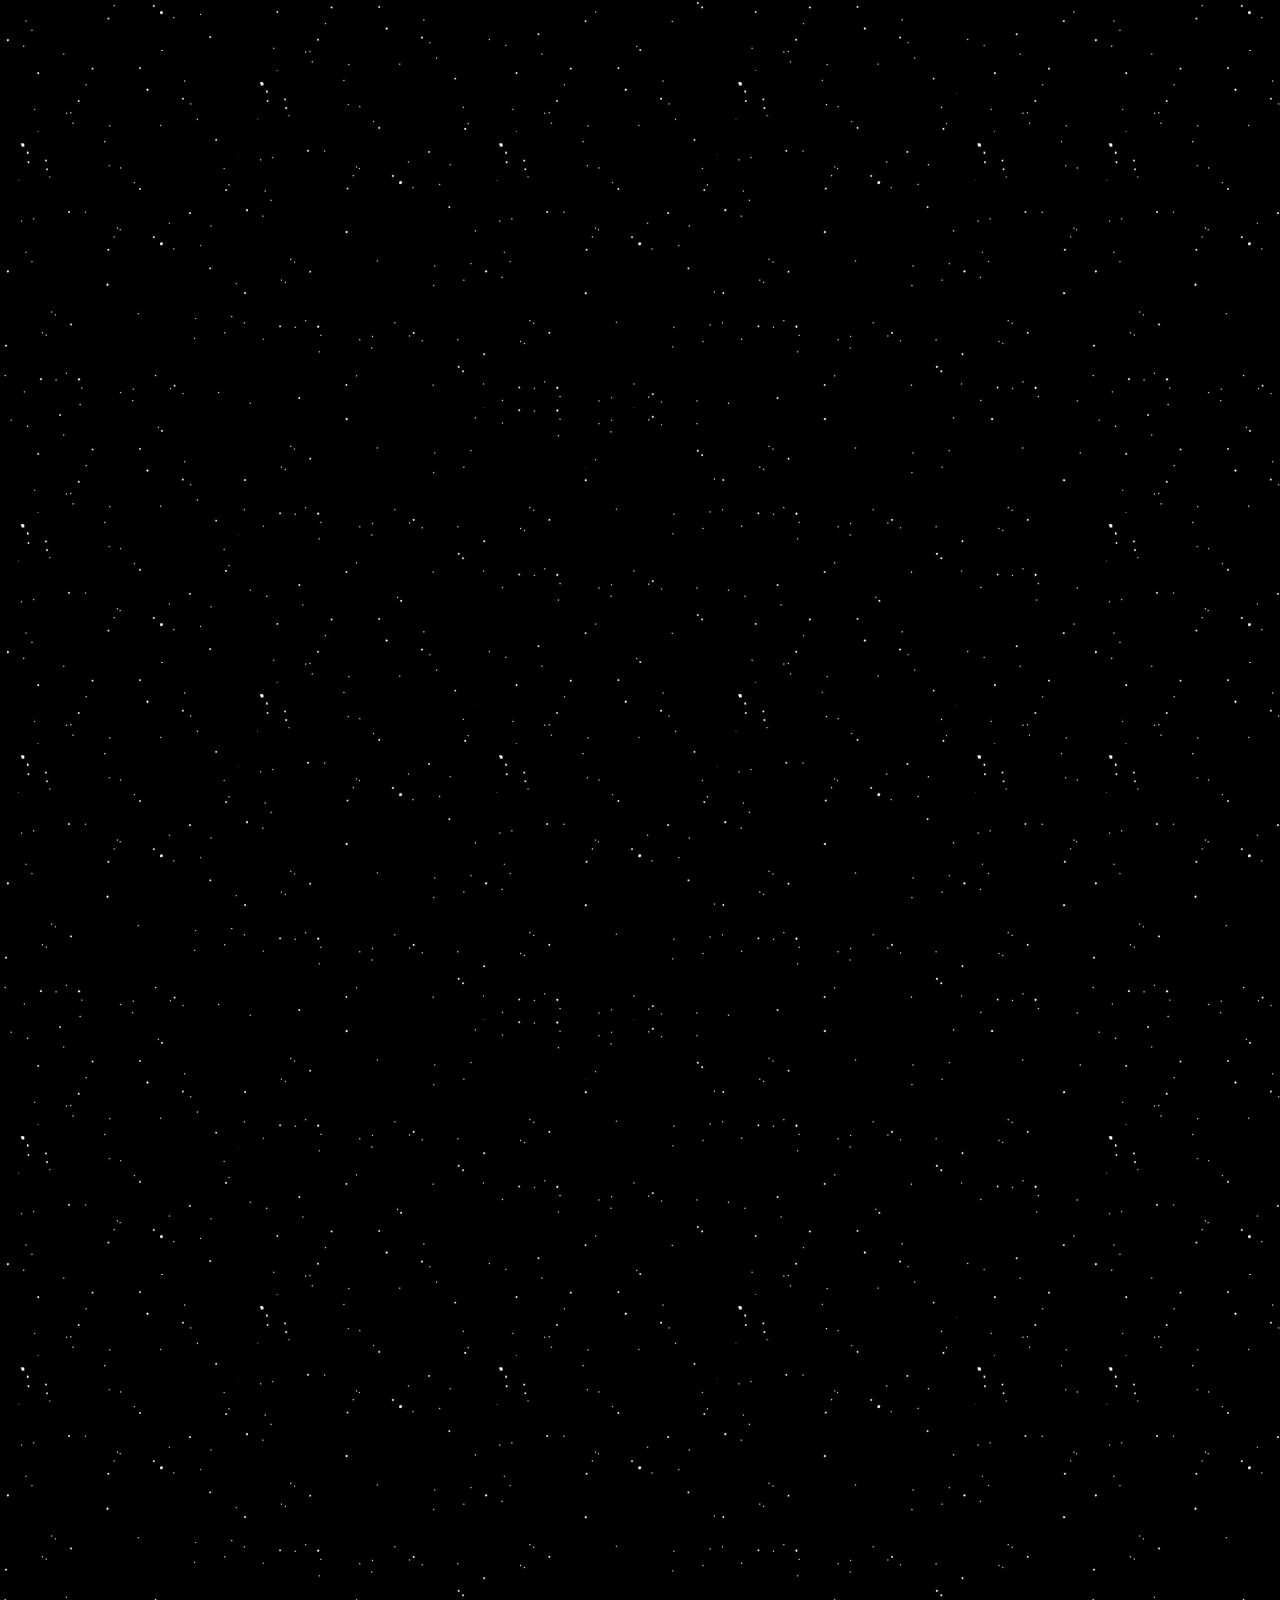
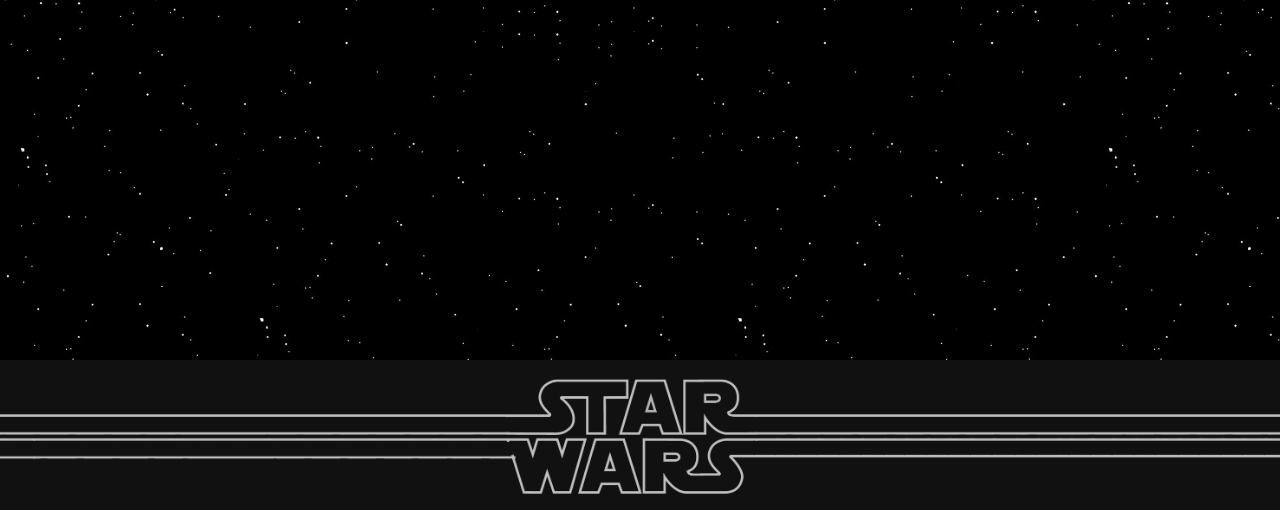
<file: home-index.html>
<!DOCTYPE html>
<html>
<head>
	<meta charset="utf-8">
	<meta name="viewport" content="width=device-width, initial-scale=1">
	<title>Star Wars</title>
	<link rel="stylesheet" type="text/css" href="css/style.css">
  <link rel="shortcut icon" href="./img/r2d2_icon.png" type="image/png">
	<link rel="stylesheet" href="https://cdn.jsdelivr.net/npm/bootstrap-icons@1.10.5/font/bootstrap-icons.css">
	<link rel="stylesheet" href="https://cdn.jsdelivr.net/npm/bootstrap@5.3.0-alpha3/dist/css/bootstrap.min.css">
  <link rel="stylesheet" href="https://maxcdn.bootstrapcdn.com/bootstrap/4.0.0/css/bootstrap.min.css">
	<script src="https://code.jquery.com/jquery-1.12.0.min.js"></script>
	<script src="https://maxcdn.bootstrapcdn.com/bootstrap/3.3.6/js/bootstrap.min.js" ></script>
</head>
<body>
    <style> @font-face{
		font-family: uni;
		src: url(Uni.otf);
		} </style>
     <style> @font-face{
      font-family: bebas;
      src: url(Bebas.otf);
      } </style>
        <div id="area-cabeçalho">
          <div class="logo">
            <a href="home-index.html">
              <img src="img/logo-removebg-preview.png" alt="Logo: Star Wars">
            </a>
          </div>
          <div class="redes-cabeçalho">
            <a href="https://www.instagram.com/starwars/">
                <span class="icon_redes1"><i class="bi bi-instagram"></i></span>
            </a>
            <a href="https://www.facebook.com/StarWars.br/?brand_redir=169299103121699&locale=pt_BR">
                <span class="icon_redes2"><i class="bi bi-facebook"></i></span>
            </a>
            <a href="https://www.youtube.com/channel/UCZGYJFUizSax-yElQaFDp5Q">
                <span class="icon_redes3"><i class="bi bi-youtube"></i></span>
            </a>
            <a href="https://twitter.com/starwars">
                <span class="icon_redes4"><i class="bi bi-twitter"></i></span>
            </a>
          </div>
        </div>
<!--         
        <svg class="ondas" xmlns="http://www.w3.org/2000/svg" viewBox="0 0 1440 320">
          <path class="onda-2" fill="#111111" fill-opacity="0.5" d="M0,256L26.7,218.7C53.3,181,107,107,160,101.3C213.3,96,267,160,320,192C373.3,224,427,224,480,213.3C533.3,203,587,181,640,160C693.3,139,747,117,800,90.7C853.3,64,907,32,960,53.3C1013.3,75,1067,149,1120,186.7C1173.3,224,1227,224,1280,202.7C1333.3,181,1387,139,1413,117.3L1440,96L1440,0L1413.3,0C1386.7,0,1333,0,1280,0C1226.7,0,1173,0,1120,0C1066.7,0,1013,0,960,0C906.7,0,853,0,800,0C746.7,0,693,0,640,0C586.7,0,533,0,480,0C426.7,0,373,0,320,0C266.7,0,213,0,160,0C106.7,0,53,0,27,0L0,0Z">
          </path>
          <path class="onda-3" fill="#111111" fill-opacity="0.75" d="M0,224L26.7,213.3C53.3,203,107,181,160,186.7C213.3,192,267,224,320,234.7C373.3,245,427,235,480,192C533.3,149,587,75,640,48C693.3,21,747,43,800,58.7C853.3,75,907,85,960,101.3C1013.3,117,1067,139,1120,170.7C1173.3,203,1227,245,1280,256C1333.3,267,1387,245,1413,234.7L1440,224L1440,0L1413.3,0C1386.7,0,1333,0,1280,0C1226.7,0,1173,0,1120,0C1066.7,0,1013,0,960,0C906.7,0,853,0,800,0C746.7,0,693,0,640,0C586.7,0,533,0,480,0C426.7,0,373,0,320,0C266.7,0,213,0,160,0C106.7,0,53,0,27,0L0,0Z"></path>
          <path class="onda-4" fill="#111111" fill-opacity="1" d="M0,160L26.7,144C53.3,128,107,96,160,90.7C213.3,85,267,107,320,101.3C373.3,96,427,64,480,64C533.3,64,587,96,640,122.7C693.3,149,747,171,800,186.7C853.3,203,907,213,960,202.7C1013.3,192,1067,160,1120,144C1173.3,128,1227,128,1280,149.3C1333.3,171,1387,213,1413,234.7L1440,256L1440,0L1413.3,0C1386.7,0,1333,0,1280,0C1226.7,0,1173,0,1120,0C1066.7,0,1013,0,960,0C906.7,0,853,0,800,0C746.7,0,693,0,640,0C586.7,0,533,0,480,0C426.7,0,373,0,320,0C266.7,0,213,0,160,0C106.7,0,53,0,27,0L0,0Z"></path>
        </svg> -->
        
<!-- Adicionando o menu hambúrguer -->
	<div class="container-menu">
    <div class="hamburger">
    <div class="overlay"><i class="bi bi-x-lg"></i></div>
    <i class="bi bi-list"></i>
    </div>
       <aside class="sidebar">
           <nav>
               <ul class="menu">
                 <li class="menu-item-1"><a href="home-index.html" class="menu-link">Home</a></li>
                   <li class="menu-item"><a href="index-avaliações.html" class="menu-link">Avaliações</a></li>
                   <li class="menu-item"><a href="index-elenco-bastidores.html" class="menu-link">Elenco & Bastidores</a></li>
                   <li class="menu-item"><a href="teorias-e-curiosidades.html" class="menu-link">Teorias & Curiosidades</a></li>
                   <li class="menu-item"><a href="consulta-index.html" class="menu-link">ADM</a></li>
                  <!-- <li class="menu-item"><a href="validação.html" class="menu-link">Login</a></li> -->
                   <div class="redes-menu">
                    <a href="https://www.instagram.com/starwars/">
                      <span class="icon_redes1"><i class="bi bi-instagram"></i></span>
                  </a>
                  <a href="https://www.facebook.com/StarWars.br/?brand_redir=169299103121699&locale=pt_BR">
                      <span class="icon_redes2"><i class="bi bi-facebook"></i></span>
                  </a>
                  <a href="https://www.youtube.com/channel/UCZGYJFUizSax-yElQaFDp5Q">
                      <span class="icon_redes3"><i class="bi bi-youtube"></i></span>
                  </a>
                  <a href="https://twitter.com/starwars">
                      <span class="icon_redes4"><i class="bi bi-twitter"></i></span>
                  </a>
                   </div>
               </ul>
           </nav>
       </aside>
     </div>
     
    <div class="container">
      
      <!-- Libras -->
    <div vw class="enabled">
      <div vw-access-button class="active"></div>
      <div vw-plugin-wrapper>
        <div class="vw-plugin-top-wrapper"></div>
      </div>
    </div>
    <script src="https://vlibras.gov.br/app/vlibras-plugin.js"></script>
    <script>
      new window.VLibras.Widget('https://vlibras.gov.br/app');
    </script>
    <!-- Fim libras -->
    
      <div id="center">
        <h1 data-anime="bottom">Ordem Cronológica</h1>
        <div id="carouselExampleIndicators" class="carousel slide">
          
          <div class="carousel-inner">
            <div class="carousel-item  active">
              <img src="img/ameaça-fantasma.jpg" class="d-block w-100" alt="Poster do filme Star Wars: EPISÓDIO I - A Ameaça Fantasma">
              <h1 class="numero-slide">1º</h1>
              <h2 class="titulo-slide">EPISÓDIO I:<br> A AMEAÇA FANTASMA</h2>
              <h4 class="sub-titulo-slide">A Ameaça Fantasma ocorre cerca de 32 anos antes do filme original, e segue o Mestre Jedi Qui-Gon Jinn e seu Padawan Obi-Wan Kenobi, como protetores da Rainha Amidala, na esperança de conseguir um fim pacífico para uma disputa comercial interplanetária de grande escala...</h4>
              <div class="modalzinho">
              <button style="
              position: absolute;
              top: 80%;
              left: 15%;
              padding: 0.7rem 0.7rem;
              background-color: #454545;
              color: #fff;
              border: none;
              border-radius: 0.25rem;
              cursor: pointer;
              opacity: 0.9;
              font-size: 1.4rem;
              border-radius: 0 10px;" title="Editar Info"     data-toggle="modal" data-target="#myModal">Ler mais</button>
              <div class="modal fade" id="myModal" role="dialog">
                  <div class="modal-dialog" style="margin: 0; max-width: 1700vh; position: fixed;
                  left: 50%;
                  top: 50%;
                  transform: translate(-50%, -50%);">
                    <div class="modal-content" style="background-image: url(img/fundo-space.jpg);  opacity: 100%;">
                      <div class="modal-header">
                        <h4 class="modal-title" style="
                          color:#e1e1e1;
                          margin-right: 40%;
                          font-family: system-ui, -apple-system, BlinkMacSystemFont, 'Segoe UI', Roboto, Oxygen, Ubuntu, Cantarell, 'Open Sans', 'Helvetica Neue', sans-serif;;
                          font-size: 2em; text-shadow: #0068E0 0 0 10px; text-shadow: #0068E0 0 0 10px;">EPISÓDIO I:<br> A AMEAÇA FANTASMA</h4>
                        <button type="button" class="close" style="
                        opacity: 100%;
                        font-size: 3em;" data-dismiss="modal" ><img src="img/X.png" width="25" height="25" alt="Botão de fechar"></button>
                      </div>
                      <div class="modal-body" style="color: #d1d1d1; font-size: 1.4em; margin: 5vh;">
                        <div class="scroll">
                          <section class="section section-1">
                        <p>
                          A Ameaça Fantasma ocorre cerca de 32 anos antes do filme original, e segue o Mestre Jedi Qui-Gon Jinn e seu Padawan Obi-Wan Kenobi, como protetores da Rainha Amidala, na esperança de conseguir um fim pacífico para uma disputa comercial interplanetária de grande escala. Em sua jornada juntam-se a eles Anakin Skywalker, um jovem escravo com forte conexão com a Força, simultaneamente com o retorno dos misteriosos Sith.
                          <br>
                          <br>
                          George Lucas começou a produção deste filme depois de considerar que os efeitos especiais tinham avançado o suficiente para produzir uma nova trilogia da série. As filmagens começaram em 26 de junho de 1997, em locais como o Leavesden Film Studios e o deserto da Tunísia. Os efeitos visuais incluíram o uso extensivo do até então novo CGI, que se trata de imagens geradas por computadores. A Ameaça Fantasma foi o primeiro trabalho de direção do Lucas após um hiato de 22 anos desde Star Wars em 1977.
                          <br>
                          <br>
                          A Ameaça Fantasma foi lançado nos cinemas em 19 de maio de 1999, dezesseis anos desde a última estreia de um filme da franquia, Return of the Jedi - O Retorno do Jedi. A estreia do filme recebeu ampla cobertura da imprensa e alta antecipação, por causa do largo impacto cultural que a saga Star Wars tem cultivado. Recebeu críticas medianas dos especialistas, que tendiam a elogiar o visual, sequências de ação, trilha sonora de John Williams e performances de Liam Neeson, Ewan McGregor, Pernilla August, Ray Park e Ian McDiarmid, mas criticaram o roteiro e direção de elenco (particularmente de Ahmed Best e Jake Lloyd). Arrecadou 924,3 milhões de dólares ao redor do mundo em sua estreia, tornando-se na época a segunda maior bilheteria de todos os tempos, atrás apenas de Titanic. Foi a maior bilheteria de 1999, a maior de um filme da saga Star Wars (até o lançamento de Star Wars: O Despertar da Força em 2015), e é atualmente a 41º maior bilheteria de todos os tempos. O relançamento em 3D em fevereiro de 2012, adicionou US$ 102,7 milhões em sua receita, chegando a US$ 1 bilhão mundialmente. 
                          <br>
                          <br>
                          <h4>Cenas:</h4>
                          <iframe width="460" height="215" src="https://www.youtube.com/embed/qmyN3WMGqTk" title="YouTube video player" frameborder="0" allow="accelerometer; autoplay; clipboard-write; encrypted-media; gyroscope; picture-in-picture; web-share" allowfullscreen></iframe>                        </p>
                          </section>
                      </div>
                    </div>
                  </div>
                </div>
              </div>
            </div>
            <div class="dobrar">
              <p>
                <a class="btn btn-primary" data-bs-toggle="collapse" href="#collapseExample" role="button" aria-expanded="false" aria-controls="collapseExample" style="
                background-color: #111; border-color: #000; padding: 2px;">
                  Ler mais
                </a>
              </p>
              <div class="collapse" id="collapseExample">
                <div class="card card-body" style="border-radius: 20px 0; background-color: #222;">
                  <p>
                        A Ameaça Fantasma ocorre cerca de 32 anos antes do filme original, e segue o Mestre Jedi Qui-Gon Jinn e seu Padawan Obi-Wan Kenobi, como protetores da Rainha Amidala, na esperança de conseguir um fim pacífico para uma disputa comercial interplanetária de grande escala. Em sua jornada juntam-se a eles Anakin Skywalker, um jovem escravo com forte conexão com a Força, simultaneamente com o retorno dos misteriosos Sith.
                        <br>
                        <br>
                        </p>
                </div>
              </div>
            </div>
          </div>
            <div class="carousel-item">
              <img src="img/EPISÓDIO II ATAQUE DOS CLONES-slide.jpg" class="d-block w-100" alt="Poster do filme Star Wars: Episódio II - Ataque dos Clones">
              <h1 class="numero-slide">2º</h1>
              <h2 class="titulo-slide">EPISÓDIO II:<br> ATAQUE DOS CLONES</h2>
              <h4 class="sub-titulo-slide">O filme ocorre 10 anos após os acontecimentos de Star Wars Episódio I: A Ameaça Fantasma. A galáxia está à beira de uma guerra civil. Liderado por um ex-Jedi chamado Conde Dooku, milhares de sistemas planetários ameaçam deixar a República Galáctica...</h4>
              <!-- Começo -->
              <div class="modalzinho">
                <button style="
              position: absolute;
              top: 80%;
              left: 15%;
              padding: 0.7rem 0.7rem;
              background-color: #454545;
              color: #fff;
              border: none;
              border-radius: 0.25rem;
              cursor: pointer;
              opacity: 0.9;
              font-size: 1.4rem;
              border-radius: 0 10px;" title="Editar Info"     data-toggle="modal" data-target="#myModal2">Ler mais</button>
              <div class="modal fade" id="myModal2" role="dialog">
                  <div class="modal-dialog" style="margin: 0; max-width: 1700vh; position: fixed;
                  left: 50%;
                  top: 50%;
                  transform: translate(-50%, -50%);">
                    <div class="modal-content" style="background-image: url(img/fundo-space.jpg);  opacity: 100%;">
                      <div class="modal-header">
                        <h4 class="modal-title" style="
                          color:#e1e1e1;
                          margin-right: 40%;
                          font-family: system-ui, -apple-system, BlinkMacSystemFont, 'Segoe UI', Roboto, Oxygen, Ubuntu, Cantarell, 'Open Sans', 'Helvetica Neue', sans-serif;;
                          font-size: 2em; text-shadow: #0068E0 0 0 10px;">EPISÓDIO II:<br> ATAQUE DOS CLONES</h4>
                        <button type="button" class="close" style="
                        opacity: 100%;
                        font-size: 3em;" data-dismiss="modal" ><img src="img/X.png" width="25" height="25" alt="Botão de fechar"></button>
                      </div>
                      <div class="modal-body" style="color: #d1d1d1; font-size: 1.4em; margin: 5vh;">
                        <div class="scroll">
                          <section class="section section-1">
                        <p>
                          O filme ocorre 10 anos após os acontecimentos de Star Wars Episódio I: A Ameaça Fantasma. A galáxia está à beira de uma guerra civil. Liderado por um ex-Jedi chamado Conde Dooku, milhares de sistemas planetários ameaçam deixar a República Galáctica. Após a senadora Padmé Amidala escapar de uma tentativa de assassinato, Anakin Skywalker, um aprendiz Jedi, se torna seu protetor, enquanto seu mestre Obi-Wan Kenobi, investiga o atentado contra a vida dela. Logo Anakin, Padmé, e Obi-Wan testemunham o início de uma nova ameaça à galáxia, as Guerras Clônicas.
                          <br>
                          <br>
                          O desenvolvimento de Ataque dos Clones começou em março de 2000, após o lançamento de A Ameaça Fantasma. Em junho de 2000, Lucas e Hales completaram o rascunho do roteiro e a fotografia principal ocorreu de junho a setembro de 2000, principalmente no Fox Studios Australia em Sydney, Austrália, com cenas adicionais filmadas na Tunísia, Espanha e Itália. Foi um dos primeiros longa-metragens filmados totalmente em um sistema de alta definição digital em 24 quadros.
                          <br>
                          <br>
                          Ataque dos Clones estreou mundialmente em 16 de maio de 2002. Os críticos elogiaram os efeitos visuais, figurinos, trilha sonora, sequências de ação e performance de Ewan McGregor como Obi-Wan Kenobi, mas criticaram o romance de Anakin e Padmé, os diálogos, a maioria das atuações e o ritmo do filme. Ataque dos Clones arrecadou mais de US$ 649 milhões, tornando-se um sucesso financeiro. No entanto, foi o primeiro filme de Star Wars a não ficar em primeiro lugar no ano de lançamento, ocupando o terceiro lugar no mercado interno e o quarto internacionalmente. 
                          <br>
                          <br>
                          <h4>Trailer:</h4>
                          <iframe width="460" height="315" src="https://www.youtube.com/embed/gYbW1F_c9eM" title="YouTube video player" frameborder="0" allow="accelerometer; autoplay; clipboard-write; encrypted-media; gyroscope; picture-in-picture; web-share" allowfullscreen></iframe>                                </section>
                        </div>
                      </div>
                    </div>
                </div>
            </div>
              </div>
              <div class="dobrar">
                <p>
                  <a class="btn btn-primary" data-bs-toggle="collapse" href="#collapseExample" role="button" aria-expanded="false" aria-controls="collapseExample" style="
                  background-color: #111; border-color: #000;">
                    Ler mais
                  </a>
                </p>
                <div class="collapse" id="collapseExample">
                  <div class="card card-body" style="border-radius: 20px 0; background-color: #222;">
                    <p>
                      O filme ocorre 10 anos após os acontecimentos de Star Wars Episódio I: A Ameaça Fantasma. A galáxia está à beira de uma guerra civil. Liderado por um ex-Jedi chamado Conde Dooku, milhares de sistemas planetários ameaçam deixar a República Galáctica. Após a senadora Padmé Amidala escapar de uma tentativa de assassinato, Anakin Skywalker, um aprendiz Jedi, se torna seu protetor, enquanto seu mestre Obi-Wan Kenobi, investiga o atentado contra a vida dela. Logo Anakin, Padmé, e Obi-Wan testemunham o início de uma nova ameaça à galáxia, as Guerras Clônicas.
                      <br>
                      <br>
                      O desenvolvimento de Ataque dos Clones começou em março de 2000, após o lançamento de A Ameaça Fantasma. Em junho de 2000, Lucas e Hales completaram o rascunho do roteiro e a fotografia principal ocorreu de junho a setembro de 2000, principalmente no Fox Studios Australia em Sydney, Austrália, com cenas adicionais filmadas na Tunísia, Espanha e Itália. Foi um dos primeiros longa-metragens filmados totalmente em um sistema de alta definição digital em 24 quadros.
                      <br>
                      <br>
                          </p>
                  </div>
                </div>
              </div>
            <!-- fim do modal /Correção feita até aqui -->
            </div>
            <div class="carousel-item">
              <img src="img/episode iii.jpg" class="d-block w-100" alt="Poster do filme Star Wars: Episódio III - A Vingança dos Sith">
              <h1 class="numero-slide">3º</h1>
              <h2 class="titulo-slide">EPISÓDIO III:<br> A VINGANÇA DOS SITH</h2>
              <h4 class="sub-titulo-slide">O filme começa três anos após o início das Guerras Clônicas. Os Cavaleiros Jedi estão espalhados por toda a galáxia, liderando uma guerra maciça contra os Separatistas. O Conselho Jedi incumbe o Mestre Jedi Obi-Wan Kenobi de eliminar o notório General Grievous, líder do Exército Separatista...</h4>
              <!-- começo -->
              <div class="modalzinho">
                <button style="
                position: absolute;
                top: 80%;
                left: 15%;
                padding: 0.7rem 0.7rem;
                background-color: #454545;
                color: #fff;
                border: none;
                border-radius: 0.25rem;
                cursor: pointer;
                opacity: 0.9;
                font-size: 1.4rem;
                border-radius: 0 10px;" title="Editar Info"     data-toggle="modal" data-target="#myModal3">Ler mais</button>
                <div class="modal fade" id="myModal3" role="dialog">
                    <div class="modal-dialog" style="margin: 0; max-width: 1700vh; position: fixed;
                    left: 50%;
                    top: 50%;
                    transform: translate(-50%, -50%);">
                      <div class="modal-content" style="background-image: url(img/fundo-space.jpg);  opacity: 100%;">
                        <div class="modal-header">
                          <h4 class="modal-title" style="
                            color:#e1e1e1;
                            margin-right: 40%;
                            font-family: system-ui, -apple-system, BlinkMacSystemFont, 'Segoe UI', Roboto, Oxygen, Ubuntu, Cantarell, 'Open Sans', 'Helvetica Neue', sans-serif;;
                            font-size: 2em; text-shadow: #0068E0 0 0 10px;">EPISÓDIO III:<br> A VINGANÇA DOS SITH</h4>
                          <button type="button" class="close" style="
                          opacity: 100%;
                          font-size: 3em;" data-dismiss="modal" ><img src="img/X.png" width="25" height="25" alt="Botão de Fechar"></button>
                        </div>
                        <div class="modal-body" style="color: #d1d1d1; font-size: 1.4em; margin: 5vh;">
                          <div class="scroll">
                            <section class="section section-1">
                          <p>
                            O filme começa três anos após o início das Guerras Clônicas. Os Cavaleiros Jedi estão espalhados por toda a galáxia, liderando uma guerra maciça contra os Separatistas. O Conselho Jedi incumbe o Mestre Jedi Obi-Wan Kenobi de eliminar o notório General Grievous, líder do Exército Separatista. Enquanto isto, o Cavaleiro Jedi Anakin Skywalker se aproxima de Palpatine, o Supremo Chanceler da República Galáctica e, desconhecido do público, um Lord Sith. Sua amizade aprofundada ameaça a Ordem Jedi, a República, e o próprio Anakin.
                            <br>
                            <br>
                            George Lucas começou a escrever o roteiro antes da produção de Star Wars: Episódio II – Ataque dos Clones terminar. As filmagens de A Vingança dos Sith começaram em setembro de 2003, principalmente na Austrália, com locações adicionais na Tailândia, Suíça, China, Itália e Reino Unido. A Vingança dos Sith estreou em 15 de maio de 2005, no Festival de Cinema de Cannes, em seguida, foi lançado mundialmente em 19 de maio de 2005. O filme recebeu avaliações positivas dos críticos, especialmente em contraste com as críticas menos favoráveis das prequelas anteriores, recebendo elogios pelo seu enredo, visual, cenas de ação, trilha sonora de John Williams, efeitos visuais, e performances de Ewan McGregor, Ian McDiarmid, Frank Oz, Jimmy Smits e Samuel L. Jackson. É o último filme da franquia Star Wars a ser distribuído pela 20th Century Fox antes da aquisição da Lucasfilm pela The Walt Disney Company em 2012. </p>
                            <br>
                            <br>
                            <h4>Trailer:</h4>
                            <iframe width="460" height="315" src="https://www.youtube.com/embed/5UnjrG_N8hU" title="YouTube video player" frameborder="0" allow="accelerometer; autoplay; clipboard-write; encrypted-media; gyroscope; picture-in-picture; web-share" allowfullscreen></iframe>                                </section>
                          </div>
                        </div>
                      </div>
                  </div>
              </div>
            </div>
            <div class="dobrar">
              <p>
                <a class="btn btn-primary" data-bs-toggle="collapse" href="#collapseExample" role="button" aria-expanded="false" aria-controls="collapseExample" style="
                background-color: #111; border-color: #000;">
                  Ler mais
                </a>
              </p>
              <div class="collapse" id="collapseExample">
                <div class="card card-body" style="border-radius: 20px 0; background-color: #222;">
                  <p>
                    O filme começa três anos após o início das Guerras Clônicas. Os Cavaleiros Jedi estão espalhados por toda a galáxia, liderando uma guerra maciça contra os Separatistas. O Conselho Jedi incumbe o Mestre Jedi Obi-Wan Kenobi de eliminar o notório General Grievous, líder do Exército Separatista. Enquanto isto, o Cavaleiro Jedi Anakin Skywalker se aproxima de Palpatine, o Supremo Chanceler da República Galáctica e, desconhecido do público, um Lord Sith. Sua amizade aprofundada ameaça a Ordem Jedi, a República, e o próprio Anakin.
                    <br>
                    <br>
                    George Lucas começou a escrever o roteiro antes da produção de Star Wars: Episódio II – Ataque dos Clones terminar. As filmagens de A Vingança dos Sith começaram em setembro de 2003, principalmente na Austrália, com locações adicionais na Tailândia, Suíça, China, Itália e Reino Unido. A Vingança dos Sith estreou em 15 de maio de 2005, no Festival de Cinema de Cannes, em seguida, foi lançado mundialmente em 19 de maio de 2005. O filme recebeu avaliações positivas dos críticos, especialmente em contraste com as críticas menos favoráveis das prequelas anteriores, recebendo elogios pelo seu enredo, visual, cenas de ação, trilha sonora de John Williams, efeitos visuais, e performances de Ewan McGregor, Ian McDiarmid, Frank Oz, Jimmy Smits e Samuel L. Jackson. É o último filme da franquia Star Wars a ser distribuído pela 20th Century Fox antes da aquisição da Lucasfilm pela The Walt Disney Company em 2012.
                    <br>
                    <br>
                        </p>
                </div>
              </div>
            </div>
            <!-- fim do modal -->
            </div>
            <div class="carousel-item">
              <img src="img/rogue one p.jpg" class="d-block w-100" alt="Poster do filme: Rogue One - Uma História Star Wars">
              <h1 class="numero-slide">4º</h1>
              <h2 class="titulo-slide">ROGUE ONE:<br> UMA HISTÓRIA STAR WARS</h2>
              <h4 class="sub-titulo-slide">A narrativa de Rogue One: Uma História Star Wars é estabelecida entre os acontecimentos de A Vingança dos Sith e Uma Nova Esperança. A história do filme se baseia em um grupo de combatentes da Aliança Rebelde se unindo para uma missão de roubar os planos da Estrela da Morte...</h4>
              <!-- começo -->
              <div class="modalzinho">
                <button style="
              position: absolute;
              top: 80%;
              left: 15%;
              padding: 0.7rem 0.7rem;
              background-color: #454545;
              color: #fff;
              border: none;
              border-radius: 0.25rem;
              cursor: pointer;
              opacity: 0.9;
              font-size: 1.4rem;
              border-radius: 0 10px;" title="Editar Info"     data-toggle="modal" data-target="#myModal4">Ler mais</button>
              <div class="modal fade" id="myModal4" role="dialog">
                  <div class="modal-dialog" style="margin: 0; max-width: 1700vh; position: fixed;
                  left: 50%;
                  top: 50%;
                  transform: translate(-50%, -50%);">
                    <div class="modal-content" style="background-image: url(img/fundo-space.jpg);  opacity: 100%;">
                      <div class="modal-header">
                        <h4 class="modal-title" style="
                          color:#e1e1e1;
                          margin-right: 40%;
                          font-family: system-ui, -apple-system, BlinkMacSystemFont, 'Segoe UI', Roboto, Oxygen, Ubuntu, Cantarell, 'Open Sans', 'Helvetica Neue', sans-serif;;
                          font-size: 2em; text-shadow: #0068E0 0 0 10px;">ROGUE ONE:<br> UMA HISTÓRIA STAR WARS</h4>
                        <button type="button" class="close" style="
                        opacity: 100%;
                        font-size: 3em;" data-dismiss="modal" ><img src="img/X.png" width="25" height="25" alt="Botão de Fechar"></button>
                      </div>
                      <div class="modal-body" style="color: #d1d1d1; font-size: 1.4em; margin: 5vh;">
                        <div class="scroll">
                          <section class="section section-1">
                        <p>
                          A narrativa de Rogue One: Uma história Star Wars é estabelecida entre os acontecimentos de A Vingança dos Sith e Uma Nova Esperança. A história do filme se baseia em um grupo de combatentes da Aliança Rebelde se unindo para uma missão de roubar os planos da Estrela da Morte.
                          <br>
                          <br>
                          A fotografia principal teve início em Elstree Studios, no Reino Unido, durante o início de agosto de 2015 e terminou em fevereiro de 2016, com regravações e filmagens adicionais ocorrendo em meados de junho de 2016. Rogue One teve sua estreia em Los Angeles no dia 10 de dezembro de 2016, estreando nos cinemas em 15 de dezembro de 2016.
                          <br>
                          <br>
                          Seu primeiro fim de semana obteve US$ 290 milhões. O filme recebeu críticas geralmente positivas, com elogios as performances do elenco, cenas de ação, o tom mais sombrio, efeitos visuais, fotografia e a trilha sonora de Michael Giacchino. Em 22 de janeiro de 2017, o filme passou a marca de US$ 1 bilhão em bilheteria. Foi um dos filmes de maior bilheteria nos Estados Unidos e Canadá com pouco mais de US$ 532 milhões. Mundialmente, conquistou a segunda colocação entre os filmes mais rentáveis de 2016, ficando atrás apenas de Capitão America: Guerra Civil.
                          <br>
                          <br>
                          Rogue One: Uma História Star Wars teve duas indicações ao Oscar 2017, nas categorias de Melhor Mixagem de Som e Melhores Efeitos Visuais.
                          <br>
                          <br>
                          <h4>Trailer:</h4>
                          <iframe width="460" height="315" src="https://www.youtube.com/embed/frdj1zb9sMY" title="YouTube video player" frameborder="0" allow="accelerometer; autoplay; clipboard-write; encrypted-media; gyroscope; picture-in-picture; web-share" allowfullscreen></iframe>                                </section>
                        </div>
                      </div>
                    </div>
                </div>
            </div>
              </div>
              <div class="dobrar">
                <p>
                  <a class="btn btn-primary" data-bs-toggle="collapse" href="#collapseExample" role="button" aria-expanded="false" aria-controls="collapseExample" style="
                  background-color: #111; border-color: #000;">
                    Ler mais
                  </a>
                </p>
                <div class="collapse" id="collapseExample">
                  <div class="card card-body" style="border-radius: 20px 0; background-color: #222;">
                    <p>
                      A narrativa de Rogue One: Uma História Star Wars é estabelecida entre os acontecimentos de A Vingança dos Sith e Uma Nova Esperança. A história do filme se baseia em um grupo de combatentes da Aliança Rebelde se unindo para uma missão de roubar os planos da Estrela da Morte.
                      <br>
                      <br>
                      A fotografia principal teve início em Elstree Studios, no Reino Unido, durante o início de agosto de 2015 e terminou em fevereiro de 2016, com regravações e filmagens adicionais ocorrendo em meados de junho de 2016. Rogue One teve sua estreia em Los Angeles no dia 10 de dezembro de 2016, estreando nos cinemas em 15 de dezembro de 2016.
                      <br>
                      <br>
                          </p>
                  </div>
                </div>
              </div>
            <!-- fim do modal -->
            </div>
            <div class="carousel-item">
              <img src="img/star wars iv.jpg" class="d-block w-100" alt="Poster do filme: Episódio IV - Uma nova Esperança">
              <h1 class="numero-slide">5º</h1>
              <h2 class="titulo-slide">EPISÓDIO IV:<br> UMA NOVA ESPERANÇA</h2>
              <h4 class="sub-titulo-slide">O "alto oficial" do Império Galáctico, Darth Vader, vai atrás da senadora e Princesa Leia Organa, sob duas acusações:fazer parte da resistência ao Império, a Aliança Rebelde, e interceptar os planos do projeto secreto imperial, a Estrela da Morte. A nave de Leia é tomada em uma batalha, mas a Princesa coloca os planos na memória da unidade droide R2-D2... </h4>
              <!-- começo -->
              <div class="modalzinho">
                <button style="
              position: absolute;
              top: 80%;
              left: 15%;
              padding: 0.7rem 0.7rem;
              background-color: #454545;
              color: #fff;
              border: none;
              border-radius: 0.25rem;
              cursor: pointer;
              opacity: 0.9;
              font-size: 1.4rem;
              border-radius: 0 10px;" title="Editar Info"     data-toggle="modal" data-target="#myModal5">Ler mais</button>
              <div class="modal fade" id="myModal5" role="dialog">
                  <div class="modal-dialog" style="margin: 0; max-width: 1700vh; position: fixed;
                  left: 50%;
                  top: 50%;
                  transform: translate(-50%, -50%);">
                    <div class="modal-content" style="background-image: url(img/fundo-space.jpg);  opacity: 100%;">
                      <div class="modal-header">
                        <h4 class="modal-title" style="
                          color:#e1e1e1;
                          margin-right: 40%;
                          font-family: system-ui, -apple-system, BlinkMacSystemFont, 'Segoe UI', Roboto, Oxygen, Ubuntu, Cantarell, 'Open Sans', 'Helvetica Neue', sans-serif;;
                          font-size: 2em; text-shadow: #0068E0 0 0 10px;">EPISÓDIO IV:<br> UMA NOVA ESPERANÇA</h4>
                        <button type="button" class="close" style="
                        opacity: 100%;
                        font-size: 3em;" data-dismiss="modal" ><img src="img/X.png" width="25" height="25" alt="Botão de Fechar"></button>
                      </div>
                      <div class="modal-body" style="color: #d1d1d1; font-size: 1.4em; margin: 5vh;">
                        <div class="scroll">
                          <section class="section section-1">
                        <p>
                          O "alto oficial" do Império Galáctico, Darth Vader, vai atrás da senadora e Princesa Leia Organa, sob duas acusações:fazer parte da resistência ao Império, a Aliança Rebelde, e interceptar os planos do projeto secreto imperial, a Estrela da Morte. A nave de Leia é tomada em uma batalha, mas a Princesa coloca os planos na memória da unidade droide R2-D2 com seu parceiro C-3PO, entra num módulo de escape que cai no planeta desértico Tatooine.
                          <br>
                          <br>
                          Em Tatooine, R2 e C-3PO se separam e caminham pelos desertos secos do planeta. Ambos são aprisionados pelos Jawas, pequenos seres encapuzados que vivem em Tatooine capturando droides perdidos ou quebrados e vendendo em povoados e fazendas, que os vendem a Owen Lars e seu sobrinho, Luke Skywalker. Ao limpar R2, Luke descobre uma mensagem de Leia. Ela é destinada a Obi-Wan Kenobi e Luke se lembra de Ben Kenobi, um ermitão que vive nas montanhas. Luke Skywalker é um jovem que sempre quis sair de Tatooine e ver o universo, mas seu tio Owen sempre o impediu de ir pois temia que se tornasse como seu pai, Anakin Skywalker. R2-D2 foge durante a noite em busca de Obi-Wan Kenobi e, ao sair em sua procura, Luke e C-3PO são atacados pelo Povo da Areia. Obi-Wan Kenobi, conhecido por Ben Kenobi, aparece e salva Luke e os droides.
                          <br>
                          <br>
                          Ben Kenobi assiste a mensagem de Leia e decide ajudá-la, mas Luke se recusa a viajar até Alderaan. Ao retornar para casa, descobre que seus tios Owen e Beru foram mortos por Stormtroopers do Império, não lhe restando alternativa a não ser ajudá-lo. Kenobi, Luke e os droides vão até o espaçoporto de Mos Eisley em busca de um piloto que os leve até Alderaan. Lá encontram Han Solo, que não acreditava na Força, e seu co-piloto Chewbacca, que aceitam o serviço. As tropas imperiais tentam impedir a fuga, mas a Millennium Falcon, nave de Han Solo, consegue escapar por ser uma nave extremamente veloz.
                          <br>
                          <br>
                          Durante a viagem até Alderaan, Kenobi começa a ensinar Luke sobre as técnicas Jedi. A princesa Leia é torturada na Estrela da Morte para confessar o local da base rebelde, mas, diante de sua resistência, o oficial do império Grand Moff Tarkin e Darth Vader decidem explodir o planeta Alderaan, demonstrando o poder de fogo da Estrela da Morte. Ao chegarem até o que sobrou do planeta, a Millennium Falcon é atraída para a Estrela da Morte. Os tripulantes se escondem no compartimento de carga, usado por Solo para transporte de mercadorias contrabandeadas.
                          <br>
                          <br>
                          Dentro da Estrela da Morte, eles conseguem se disfarçar de Stormtroopers e localizam a princesa, enquanto Obi-Wan Kenobi desativa o raio trator que impede a decolagem da nave. Enquanto Solo, Luke, Chewbacca e os droides libertam a princesa e fogem para a nave, Kenobi enfrenta Darth Vader, seu antigo aprendiz. Kenobi é morto por Vader e a Millennium Falcon escapa. Entretanto o Império rastreia a nave para descobrir o local da base da Aliança Rebelde, que está escondida em uma lua do planeta Yavin.
                          <br>
                          <br>
                          <h4>Cenas:</h4>
                          <iframe width="460" height="250" src="https://www.youtube.com/embed/Po1Z_X0FpzY" title="YouTube video player" frameborder="0" allow="accelerometer; autoplay; clipboard-write; encrypted-media; gyroscope; picture-in-picture; web-share" allowfullscreen></iframe>                                </section>
                        </div>
                      </div>
                    </div>
                </div>
            </div>
              </div>
              <div class="dobrar">
                <p>
                  <a class="btn btn-primary" data-bs-toggle="collapse" href="#collapseExample" role="button" aria-expanded="false" aria-controls="collapseExample" style="
                  background-color: #111; border-color: #000;">
                    Ler mais
                  </a>
                </p>
                <div class="collapse" id="collapseExample">
                  <div class="card card-body" style="border-radius: 20px 0; background-color: #222;">
                    <p>
                      O "alto oficial" do Império Galáctico, Darth Vader, vai atrás da senadora e Princesa Leia Organa, sob duas acusações: fazer parte da resistência ao Império, a Aliança Rebelde, e interceptar os planos do projeto secreto imperial, a Estrela da Morte. A nave de Leia é tomada em uma batalha, mas a Princesa coloca os planos na memória da unidade droide R2-D2 com seu parceiro C-3PO, entra num módulo de escape que cai no planeta desértico Tatooine.
                      <br>
                      <br>
                      Em Tatooine, R2 e C-3PO se separam e caminham pelos desertos secos do planeta. Ambos são aprisionados pelos Jawas, pequenos seres encapuzados que vivem em Tatooine capturando droides perdidos ou quebrados e vendendo em povoados e fazendas, que os vendem a Owen Lars e seu sobrinho, Luke Skywalker. Ao limpar R2, Luke descobre uma mensagem de Leia. Ela é destinada a Obi-Wan Kenobi e Luke se lembra de Ben Kenobi, um ermitão que vive nas montanhas. Luke Skywalker é um jovem que sempre quis sair de Tatooine e ver o universo, mas seu tio Owen sempre o impediu de ir pois temia que se tornasse como seu pai, Anakin Skywalker. R2-D2 foge durante a noite em busca de Obi-Wan Kenobi e, ao sair em sua procura, Luke e C-3PO são atacados pelo Povo da Areia. Obi-Wan Kenobi, conhecido por Ben Kenobi, aparece e salva Luke e os droides.
                      <br>
                      <br>
                      Ben Kenobi assiste a mensagem de Leia e decide ajudá-la, mas Luke se recusa a viajar até Alderaan. Ao retornar para casa, descobre que seus tios Owen e Beru foram mortos por Stormtroopers do Império, não lhe restando alternativa a não ser ajudá-lo. Kenobi, Luke e os droides vão até o espaço porto de Mos Eisley em busca de um piloto que os leve até Alderaan. Lá encontram Han Solo, que não acreditava na Força, e seu co-piloto Chewbacca, que aceitam o serviço. As tropas imperiais tentam impedir a fuga, mas a Millennium Falcon, nave de Han Solo, consegue escapar por ser uma nave extremamente veloz.
                      <br>
                      <br>
                      Durante a viagem até Alderaan, Kenobi começa a ensinar Luke sobre as técnicas Jedi. A princesa Leia é torturada na Estrela da Morte para confessar o local da base rebelde, mas, diante de sua resistência, o oficial do império Grand Moff Tarkin e Darth Vader decide explodir o planeta Alderaan, demonstrando o poder de fogo da Estrela da Morte. Ao chegarem até o que sobrou do planeta, a Millennium Falcon é atraída para a Estrela da Morte. Os tripulantes se escondem no compartimento de carga, usado por Solo para transporte de mercadorias contrabandeadas.
                      <br>
                      <br>
                      Dentro da Estrela da Morte, eles conseguem se disfarçar de Stormtroopers e localizam a princesa, enquanto Obi-Wan Kenobi desativa o raio trator que impede a decolagem da nave. Enquanto Solo, Luke, Chewbacca e os droides libertam a princesa e fogem para a nave, Kenobi enfrenta Darth Vader, seu antigo aprendiz. Kenobi é morto por Vader e a Millennium Falcon escapa. Entretanto o Império rastreia a nave para descobrir o local da base da Aliança Rebelde, que está escondida em uma lua do planeta Yavin.
                      <br>
                      <br>
                          </p>
                  </div>
                </div>
              </div>
            <!-- fim do modal -->
             </div>
            <div class="carousel-item">
              <img src="img/imperio-contra-ataca-slide.jpg" class="d-block w-100" alt="Poster do filme: Episódio V: O Império Contra ataca">
              <h1 class="numero-slide">6º</h1>
              <h2 class="titulo-slide">EPISÓDIO V: <br>O IMPÉRIO CONTRA-ATACA</h2>
              <h4 class="sub-titulo-slide">O filme é ambientado três anos depois de Guerra nas Estrelas. O Império Galáctico, sob a liderança do vilão Darth Vader e do misterioso Imperador, está em busca de Luke Skywalker e o resto da Aliança Rebelde. Enquanto Vader procura incansavelmente o pequeno grupo de amigos de Luke...</h4>
              <!-- começo -->
              <div class="modalzinho">
                <button style="
              position: absolute;
              top: 80%;
              left: 15%;
              padding: 0.7rem 0.7rem;
              background-color: #454545;
              color: #fff;
              border: none;
              border-radius: 0.25rem;
              cursor: pointer;
              opacity: 0.9;
              font-size: 1.4rem;
              border-radius: 0 10px;" title="Editar Info"     data-toggle="modal" data-target="#myModal6">Ler mais</button>
              <div class="modal fade" id="myModal6" role="dialog">
                  <div class="modal-dialog" style="margin: 0; max-width: 1700vh; position: fixed;
                  left: 50%;
                  top: 50%;
                  transform: translate(-50%, -50%);">
                    <div class="modal-content" style="background-image: url(img/fundo-space.jpg);  opacity: 100%;">
                      <div class="modal-header">
                        <h4 class="modal-title" style="
                          color:#e1e1e1;
                          margin-right: 40%;
                          font-family: system-ui, -apple-system, BlinkMacSystemFont, 'Segoe UI', Roboto, Oxygen, Ubuntu, Cantarell, 'Open Sans', 'Helvetica Neue', sans-serif;;
                          font-size: 2em; text-shadow: #0068E0 0 0 10px;">EPISÓDIO V: <br>O IMPÉRIO CONTRA-ATACA</h4>
                        <button type="button" class="close" style="
                        opacity: 100%;
                        font-size: 3em;" data-dismiss="modal" ><img src="img/X.png" width="25" height="25" alt="Botão Fechar"></button>
                      </div>
                      <div class="modal-body" style="color: #d1d1d1; font-size: 1.4em; margin: 5vh;">
                        <div class="scroll">
                          <section class="section section-1">
                        <p>
                          O filme é ambientado três anos depois de Guerra nas Estrelas. O Império Galáctico, sob a liderança do vilão Darth Vader e do misterioso Imperador, está em busca de Luke Skywalker e o resto da Aliança Rebelde. Enquanto Vader procura incansavelmente o pequeno grupo de amigos de Luke: Han Solo, Princesa Leia Organa e outros através da galáxia, Luke é ensinado pelo Mestre Yoda a como usar a Força. Quando Vader captura os amigos de Luke, Skywalker deve decidir se vai completar seu treinamento e se tornar um Cavaleiro Jedi completo ou confrontar Vader e salvá-los.
                          <br>
                          <br>
                          O Império Contra Ataca foi lançado em 21 de maio de 1980 e inicialmente recebeu críticas mistas, mas desde então tem crescido em grande estima, tornando-se o filme mais aclamado pela crítica da saga Star Wars; hoje é amplamente considerado como um dos melhores filmes de todos os tempos. O filme arrecadou mais de 500 milhões de dólares nos cinemas mundiais, e contêm cenas e música (A marcha imperial) facilmente reconhecidos na cultura popular. O subtítulo Episódio V estava presente já na abertura original, em 1980, mas ausente do material de divulgação, o que confundiu o público porque o filme anterior não recebeu nenhuma numeração. Em 1981, Star Wars (1977) foi relançado como Star Wars: Episode IV - A Nova Esperança. O filme foi classificado na posição # 3 no Empire's 2008, uma lista dos 500 melhores filmes de todos os tempos. Tornou-se o filme de maior bilheteria de 1980 e, até o momento, ganhou mais de US$ 538 milhões em todo o mundo a partir de sua execução original e vários relançamentos. Quando ajustada pela inflação, é a segunda maior bilheteria de todos os tempos e a 13°. A maior bilheteria da América do Norte. O filme foi seguido por Retorno de Jedi, que foi lançado em 1983.
                          <br>
                          <br>
                          Em 2010, o filme foi selecionado para preservação no National Film Registry pela Biblioteca do Congresso por ser "culturalmente, historicamente e esteticamente significante".
                          <br>
                          <br>
                          <h4>Cenas:</h4>
                          <iframe width="460" height="250" src="https://www.youtube.com/embed/urhsYepFqs0" title="YouTube video player" frameborder="0" allow="accelerometer; autoplay; clipboard-write; encrypted-media; gyroscope; picture-in-picture; web-share" allowfullscreen></iframe>                                </section>
                        </div>
                      </div>
                    </div>
                </div>
            </div>
              </div>
              <div class="dobrar">
                <p>
                  <a class="btn btn-primary" data-bs-toggle="collapse" href="#collapseExample" role="button" aria-expanded="false" aria-controls="collapseExample" style="
                  background-color: #111; border-color: #000;">
                    Ler mais
                  </a>
                </p>
                <div class="collapse" id="collapseExample">
                  <div class="card card-body" style="border-radius: 20px 0; background-color: #222;">
                    <p>
                      O filme é ambientado três anos depois de Guerra nas Estrelas. O Império Galáctico, sob a liderança do vilão Darth Vader e do misterioso Imperador, está em busca de Luke Skywalker e o resto da Aliança Rebelde. Enquanto Vader procura incansavelmente o pequeno grupo de amigos de Luke: Han Solo, Princesa Leia Organa e outros através da galáxia, Luke é ensinado pelo Mestre Yoda a como usar a Força. Quando Vader captura os amigos de Luke, Luke deve decidir se vai completar seu treinamento e se tornar um Cavaleiro Jedi completo ou confrontar Vader e salvá-los.
                      <br>
                      <br>
                      O Império Contra Ataca foi lançado em 21 de maio de 1980 e inicialmente recebeu críticas mistas, mas desde então tem crescido em grande estima, tornando-se o filme mais aclamado pela crítica da saga Star Wars, hoje é amplamente considerado como um dos melhores filmes de todos os tempos. 
                      <br>
                      <br>   
                          </p>
                  </div>
                </div>
              </div>
            <!-- fim do modal -->
            </div>
            <div class="carousel-item">
              <img src="img/EPISÓDIO VI O RETORNO DO JEDI.jpg" class="d-block w-100" alt="Poster do filme: Episodio VI - O Retorno do Jedi">
              <h1 class="numero-slide">7º</h1>
              <h2 class="titulo-slide">EPISÓDIO VI:<br> O RETORNO DO JEDI</h2>
              <h4 class="sub-titulo-slide">A história se passa aproximadamente um ano depois dos eventos de Star Wars Episode V: The Empire Strikes Back. O Império Galático, sob a supervisão militar do impiedoso Darth Vader, começou a construção de uma segunda Estrela da Morte, visando aniquilar a Aliança Rebelde...</h4>
              <!-- começo -->
              <div class="modalzinho">
                <button style="
              position: absolute;
              top: 80%;
              left: 15%;
              padding: 0.7rem 0.7rem;
              background-color: #454545;
              color: #fff;
              border: none;
              border-radius: 0.25rem;
              cursor: pointer;
              opacity: 0.9;
              font-size: 1.4rem;
              border-radius: 0 10px;" title="Editar Info"     data-toggle="modal" data-target="#myModal7">Ler mais</button>
              <div class="modal fade" id="myModal7" role="dialog">
                  <div class="modal-dialog" style="margin: 0; max-width: 1700vh; position: fixed;
                  left: 50%;
                  top: 50%;
                  transform: translate(-50%, -50%);">
                    <div class="modal-content" style="background-image: url(img/fundo-space.jpg);  opacity: 100%;">
                      <div class="modal-header">
                        <h4 class="modal-title" style="
                          color:#e1e1e1;
                          margin-right: 40%;
                          font-family: system-ui, -apple-system, BlinkMacSystemFont, 'Segoe UI', Roboto, Oxygen, Ubuntu, Cantarell, 'Open Sans', 'Helvetica Neue', sans-serif;;
                          font-size: 2em; text-shadow: #0068E0 0 0 10px;">EPISÓDIO VI:<br> O RETORNO DO JEDI</h4>
                        <button type="button" class="close" style="
                        opacity: 100%;
                        font-size: 3em;" data-dismiss="modal" ><img src="img/X.png" width="25" height="25" alt="Botão de Fechar"></button>
                      </div>
                      <div class="modal-body" style="color: #d1d1d1; font-size: 1.4em; margin: 5vh;">
                        <div class="scroll">
                          <section class="section section-1">
                        <p>
                          A história se passa aproximadamente um ano depois dos eventos de Star Wars Episode V: The Empire Strikes Back. O Império Galático, sob a supervisão militar do impiedoso Darth Vader, começou a construção de uma segunda Estrela da Morte, visando aniquilar a Aliança Rebelde como o Imperador Palpatine, também conhecido como Darth Sidious, planeja supervisionar pessoalmente as etapas finais de sua construção, a Frota Rebelde dá início a um ataque em grande escala à Estrela da Morte, para evitar o término de sua construção e matar Palpatine, pondo efetivamente um fim ao Império. Neste meio tempo, Luke Skywalker, um líder rebelde e cavaleiro jedi, luta para resgatar Vader, um ex-jedi que também é seu pai, de volta do Lado Sombrio da Força.
                          <br>
                          <br>
                          David Lynch e David Cronenberg foram considerados para dirigir o projeto, antes de Marquand assinar como diretor. A equipe de produção se baseou nos storyboards de Lucas durante a pré-produção; enquanto escreviam o roteiro, Lucas, Kasdan, Marquand e o produtor Howard Kazanjian passaram duas semanas em reuniões, discutindo ideias para a sua construção. A agenda de Kazanjian adiou as filmagens em algumas semanas, para permitir à Industrial Light & Magic que trabalhasse os efeitos especiais do filme na pós-produção. As filmagens ocorreram na Inglaterra, Califórnia e Arizona, de janeiro a março de 1982, e Lucas esteve em comando dos trabalhos da segunda unidade. A produção do filme foi envolta em segredo, e recebeu o título de Blue Harvest (literalmente "Colheita Azul"), para evitar especulações sobre seus custos.
                          <br>
                          <br>
                          <h4>Cenas:</h4>
                          <iframe width="460" height="250" src="https://www.youtube.com/embed/cM53X5Nqjbc" title="YouTube video player" frameborder="0" allow="accelerometer; autoplay; clipboard-write; encrypted-media; gyroscope; picture-in-picture; web-share" allowfullscreen></iframe>                                </section>
                        </div>
                      </div>
                    </div>
                </div>
            </div>
              </div>
              <div class="dobrar">
                <p>
                  <a class="btn btn-primary" data-bs-toggle="collapse" href="#collapseExample" role="button" aria-expanded="false" aria-controls="collapseExample" style="
                  background-color: #111; border-color: #000;">
                    Ler mais
                  </a>
                </p>
                <div class="collapse" id="collapseExample">
                  <div class="card card-body" style="border-radius: 20px 0; background-color: #222;">
                    <p>
                          A história se passa aproximadamente um ano depois dos eventos de Star Wars Episode V: The Empire Strikes Back. O Império Galático, sob a supervisão militar do impiedoso Darth Vader, começou a construção de uma segunda Estrela da Morte, visando aniquilar a Aliança Rebelde como o Imperador Palpatine, também conhecido como Darth Sidious, planeja supervisionar pessoalmente as etapas finais de sua construção, a Frota Rebelde dá início a um ataque em grande escala à Estrela da Morte, para evitar o término de sua construção e matar Palpatine, pondo efetivamente um fim ao Império. Neste meio tempo, Luke Skywalker, um líder rebelde e cavaleiro jedi, luta para resgatar Vader, um ex-jedi que também é seu pai, de volta do Lado Sombrio da Força.
                          <br>
                          <br>
                          David Lynch e David Cronenberg foram considerados para dirigir o projeto, antes de Marquand assinar como diretor. A equipe de produção se baseou nos storyboards de Lucas durante a pré-produção; enquanto escreviam o roteiro, Lucas, Kasdan, Marquand e o produtor Howard Kazanjian passaram duas semanas em reuniões, discutindo ideias para a sua construção. A agenda de Kazanjian adiou as filmagens em algumas semanas, para permitir à Industrial Light & Magic que trabalhasse os efeitos especiais do filme na pós-produção. As filmagens ocorreram na Inglaterra, Califórnia e Arizona, de janeiro a março de 1982, e Lucas esteve em comando dos trabalhos da segunda unidade. A produção do filme foi envolta em segredo, e recebeu o título de Blue Harvest (literalmente "Colheita Azul"), para evitar especulações sobre seus custos.
                          <br>
                          <br>    
                          </p>
                  </div>
                </div>
              </div>
            <!-- fim do modal -->
            </div>
            <div class="carousel-item">
              <img src="img/EPISÓDIO VII O DESPERTAR DA FORÇA.jpg" class="d-block w-100" alt="Imagem do filme: Episodio VII - o Despertar da Força">
              <h1 class="numero-slide">8º</h1>
              <h2 class="titulo-slide">EPISÓDIO VII:<br> O DESPERTAR DA FORÇA</h2>
              <h4 class="sub-titulo-slide">O Despertar da Força se passa aproximadamente trinta anos após os acontecimentos de O Retorno do Jedi, e acompanha a jornada de Rey, que acaba encontrando um droide, BB-8, com informações do paradeiro de Luke Skywalker que está desaparecido. Ela é acompanhada por Finn, um stormtrooper desertor da Primeira Ordem...</h4>
              <!-- começo -->
              <div class="modalzinho">
                <button style="
              position: absolute;
              top: 80%;
              left: 15%;
              padding: 0.7rem 0.7rem;
              background-color: #454545;
              color: #fff;
              border: none;
              border-radius: 0.25rem;
              cursor: pointer;
              opacity: 0.9;
              font-size: 1.4rem;
              border-radius: 0 10px;" title="Editar Info"     data-toggle="modal" data-target="#myModal8">Ler mais</button>
              <div class="modal fade" id="myModal8" role="dialog">
                  <div class="modal-dialog" style="margin: 0; max-width: 1700vh; position: fixed;
                  left: 50%;
                  top: 50%;
                  transform: translate(-50%, -50%);">
                    <div class="modal-content" style="background-image: url(img/fundo-space.jpg);  opacity: 100%;">
                      <div class="modal-header">
                        <h4 class="modal-title" style="
                          color:#e1e1e1;
                          margin-right: 40%;
                          font-family: system-ui, -apple-system, BlinkMacSystemFont, 'Segoe UI', Roboto, Oxygen, Ubuntu, Cantarell, 'Open Sans', 'Helvetica Neue', sans-serif;;
                          font-size: 2em; text-shadow: #0068E0 0 0 10px;">EPISÓDIO VII:<br> O DESPERTAR DA FORÇA</h4>
                        <button type="button" class="close" style="
                        opacity: 100%;
                        font-size: 3em;" data-dismiss="modal" ><img src="img/X.png" width="25" height="25" alt="Botão de Fechar"></button>
                      </div>
                      <div class="modal-body" style="color: #d1d1d1; font-size: 1.4em; margin: 5vh;">
                        <div class="scroll">
                          <section class="section section-1">
                        <p>
                          O Despertar da Força se passa aproximadamente trinta anos após os acontecimentos de O Retorno do Jedi, e acompanha a jornada de Rey, que acaba encontrando um droide, BB-8, com informações do paradeiro de Luke Skywalker que está desaparecido. Ela é acompanhada por Finn, um stormtrooper desertor da Primeira Ordem uma organização que quer reaver o Império Galáctico e luta contra a Resistência, comandada por Leia Organa. A aventura inesperada leva Rey a descobrir sua forte conexão com a Força e enfrentar o Lado Sombrio.
                          <br>
                          <br>
                          A trilogia sequela de Star Wars era especulada desde os anos 80. Mas apesar de George Lucas ter escrito esboços sobre, ele negou que iria fazer uma nova trilogia após ter escrito e produzido os três filmes que narram a história de Anakin Skywalker. Em 2012, Lucas vendeu a Lucasfilm para a The Walt Disney Company, que optou por criar uma nova história ao invés de seguir os esboços de Lucas. Michael Arndt fez o tratamento original da história, mais tarde reescrito por Lawrence Kasdan e J. J. Abrams, também diretor e co-produtor da produção.
                          <br>
                          <br>
                          Star Wars: O Despertar da Força foi amplamente aguardado, com a Disney promovendo o filme com várias campanhas de marketing. Teve a sua pré-estreia mundial em 14 de dezembro de 2015 em Los Angeles, quatro dias antes do lançamento oficial nos Estados Unidos. Foi aclamado pela crítica especializada e pelo público, que destacaram a importância dos personagens na narrativa, o enredo, a direção, a trilha sonora, os efeitos visuais, as sequências de ação e as performances do elenco, em particular Ridley, Boyega, Ford e Driver. Porém, também foi criticado por ser derivado da trilogia original. Tornou-se a maior estreia da história, com 529 milhões de dólares arrecadados no primeiro fim de semana em todo o mundo. Em apenas 12 dias, alcançou 1 bilhão de dólares, o terceiro filme mais rápido da história a chegar a este valor. O filme alcançou uma marca histórica ao arrecadar US$ 936,6 milhões de dólares na América do Norte, se tornando o filme de maior bilheteria no mercado americano na história do cinema. É a maior receita de 2015, a maior arrecadação da franquia Star Wars e a quarta maior bilheteria de todos os tempos, sem ajuste pela inflação. Também detém o recorde de terceira maior abertura da história nos Estados Unidos e Canadá, registrando US$ 247,9 milhões.
                          <br>
                          <br>
                          <h4>Cenas:</h4>
                          <iframe width="460" height="250" src="https://www.youtube.com/embed/sGbxmsDFVnE" title="YouTube video player" frameborder="0" allow="accelerometer; autoplay; clipboard-write; encrypted-media; gyroscope; picture-in-picture; web-share" allowfullscreen></iframe>                                </section>
                        </div>
                      </div>
                    </div>
                </div>
            </div>
              </div>
              <div class="dobrar">
                <p>
                  <a class="btn btn-primary" data-bs-toggle="collapse" href="#collapseExample" role="button" aria-expanded="false" aria-controls="collapseExample" style="
                  background-color: #111; border-color: #000;">
                    Ler mais
                  </a>
                </p>
                <div class="collapse" id="collapseExample">
                  <div class="card card-body" style="border-radius: 20px 0; background-color: #222;">
                    <p>
                          O Despertar da Força se passa aproximadamente trinta anos após os acontecimentos de O Retorno do Jedi, e acompanha a jornada de Rey, que acaba encontrando um droide, BB-8, com informações do paradeiro de Luke Skywalker que está desaparecido. Ela é acompanhada por Finn, um stormtrooper desertor da Primeira Ordem uma organização que quer reaver o Império Galáctico e luta contra a Resistência, comandada por Leia Organa. A aventura inesperada leva Rey a descobrir sua forte conexão com a Força e enfrentar o Lado Sombrio.
                          <br>
                          <br>
                          A trilogia sequela de Star Wars era especulada desde os anos 80. Mas apesar de George Lucas ter escrito esboços sobre, ele negou que iria fazer uma nova trilogia após ter escrito e produzido os três filmes que narram a história de Anakin Skywalker. Em 2012, Lucas vendeu a Lucasfilm para a The Walt Disney Company, que optou por criar uma nova história ao invés de seguir os esboços de Lucas. Michael Arndt fez o tratamento original da história, mais tarde reescrito por Lawrence Kasdan e J. J. Abrams, também diretor e co-produtor da produção.
                          <br>
                          <br> 
                          </p>
                  </div>
                </div>
              </div>
            <!-- fim do modal -->
            </div>
            <div class="carousel-item">
              <img src="img/EPISÓDIO VIII OS ÚLTIMOS JEDI.jpg" class="d-block w-100" alt="Imagem do filme: Episodio VIII - Os Últimos Jedi">
              <h1 class="numero-slide">9º</h1>
              <h2 class="titulo-slide">EPISÓDIO VIII:<br> OS ÚLTIMOS JEDI</h2>
              <h4 class="sub-titulo-slide">Durante um ataque, Kylo Ren hesita em atirar na nave líder da Resistência ao sentir que Leia, sua mãe, está lá, mas caças TIE atiram e destroem a ponte de comando, matando muitos dos líderes que lá estavam, incluindo o célebre almirante Ackbar. Leia consegue se salvar usando a Força, mas fica inconsciente e severamente ferida, e assume o comando a Vice-almirante Amilyn Holdo...</h4>
              <!-- começo -->
              <div class="modalzinho">
                <button style="
              position: absolute;
              top: 80%;
              left: 15%;
              padding: 0.7rem 0.7rem;
              background-color: #454545;
              color: #fff;
              border: none;
              border-radius: 0.25rem;
              cursor: pointer;
              opacity: 0.9;
              font-size: 1.4rem;
              border-radius: 0 10px;" title="Editar Info"     data-toggle="modal" data-target="#myModal9">Ler mais</button>
              <div class="modal fade" id="myModal9" role="dialog">
                  <div class="modal-dialog" style="margin: 0; max-width: 1700vh; position: fixed;
                  left: 50%;
                  top: 50%;
                  transform: translate(-50%, -50%);">
                    <div class="modal-content" style="background-image: url(img/fundo-space.jpg);  opacity: 100%;">
                      <div class="modal-header">
                        <h4 class="modal-title" style="
                          color:#e1e1e1;
                          margin-right: 40%;
                          font-family: system-ui, -apple-system, BlinkMacSystemFont, 'Segoe UI', Roboto, Oxygen, Ubuntu, Cantarell, 'Open Sans', 'Helvetica Neue', sans-serif;;
                          font-size: 2em; text-shadow: #0068E0 0 0 10px;">EPISÓDIO VIII:<br> OS ÚLTIMOS JEDI</h4>
                        <button type="button" class="close" style="
                        opacity: 100%;
                        font-size: 3em;" data-dismiss="modal" ><img src="img/X.png" width="25" height="25" alt="Botão de Fechar"></button>
                      </div>
                      <div class="modal-body" style="color: #d1d1d1; font-size: 1.4em; margin: 5vh;">
                        <div class="scroll">
                          <section class="section section-1">
                        <p>
                          Durante um ataque, Kylo Ren hesita em atirar na nave líder da Resistência ao sentir que Leia, sua mãe, está lá, mas caças TIE atiram e destroem a ponte de comando, matando muitos dos líderes que lá estavam, incluindo o célebre almirante Ackbar. Leia consegue se salvar usando a Força, mas fica inconsciente e severamente ferida, e assume o comando a Vice-almirante Amilyn Holdo desaprovando sua estratégia passiva, Poe, Finn, BB-8 e a mecânica de naves Rose Tico pensam num plano para desarmar o dispositivo de rastreamento da Primeira Ordem e contactam Maz Kanata, que indica um mercenário quebrador de códigos (decodificador, o popular hacker) que está em uma cidade-cassino chamada Canto Bight, no planeta Cantonica, e que usa uma flor vermelha na lapela.
                          <br>
                          <br>
                          Tendo chegado no planeta Ahch-To com Chewbacca e R2-D2 a bordo da Millenium Falcon, Rey encontra Luke Skywalker. Luke, entretanto, mesmo após saber da morte de Han Solo, frustra suas expectativas recusando-se a ensiná-la por causa de sua frustração com Ben Solo – que tornou-se Kylo Ren. Escondida de Luke, Rey começa a se comunicar com Kylo Ren através de um vínculo da Força que existe entre eles que permite que eles se vejam, conversem, e toquem pela Força. Convencido por R2-D2, que lhe mostra a gravação original de Leia pedindo ajuda a Ben Kenobi, Luke resolve iniciar Rey nos caminhos da Força, mas também conta a ela seus erros como Mestre Jedi. Luke e Kylo contam a Rey diferentes versões do incidente que levou Kylo para o lado escuro da Força e Luke para o exílio. Sem conseguir convencer Luke a juntar-se à Resistência, Rey vai embora de Ahch-To sem ele, disposta a confrontar Kylo Ren sozinha, pois ainda sente que há luz dentro dele. Luke vê o espírito de seu mestre, Yoda, que destrói o templo Jedi de Ahch-To e lhe ensina que o fracasso é capaz de ensinar muito mais que o sucesso, e que ele não deve perder Rey.
                          <br>
                          <br>
                          <h4>Cenas:</h4>
                          <iframe width="460" height="250" src="https://www.youtube.com/embed/Q0CbN8sfihY" title="YouTube video player" frameborder="0" allow="accelerometer; autoplay; clipboard-write; encrypted-media; gyroscope; picture-in-picture; web-share" allowfullscreen></iframe>                                </section>
                        </div>
                      </div>
                    </div>
                </div>
            </div>
              </div>
              <div class="dobrar">
                <p>
                  <a class="btn btn-primary" data-bs-toggle="collapse" href="#collapseExample" role="button" aria-expanded="false" aria-controls="collapseExample" style="
                  background-color: #111; border-color: #000;">
                    Ler mais
                  </a>
                </p>
                <div class="collapse" id="collapseExample">
                  <div class="card card-body" style="border-radius: 20px 0; background-color: #222;">
                    <p>
                          Durante um ataque, Kylo Ren hesita em atirar na nave líder da Resistência ao sentir que Leia, sua mãe, está lá, mas caças TIE atiram e destroem a ponte de comando, matando muitos dos líderes que lá estavam, incluindo o célebre almirante Ackbar. Leia consegue se salvar usando a Força, mas fica inconsciente e severamente ferida, e assume o comando a Vice-almirante Amilyn Holdo desaprovando sua estratégia passiva, Poe, Finn, BB-8 e a mecânica de naves Rose Tico pensam num plano para desarmar o dispositivo de rastreamento da Primeira Ordem e contactam Maz Kanata, que indica um mercenário quebrador de códigos (decodificador, o popular hacker) que está em uma cidade-cassino chamada Canto Bight, no planeta Cantonica, e que usa uma flor vermelha na lapela.
                          <br>
                          <br>
                          Tendo chegado no planeta Ahch-To com Chewbacca e R2-D2 a bordo da Millenium Falcon, Rey encontra Luke Skywalker. Luke, entretanto, mesmo após saber da morte de Han Solo, frustra suas expectativas recusando-se a ensiná-la por causa de sua frustração com Ben Solo – que tornou-se Kylo Ren. Escondida de Luke, Rey começa a se comunicar com Kylo Ren através de um vínculo da Força que existe entre eles que permite que eles se vejam, conversem, e toquem pela Força. Convencido por R2-D2, que lhe mostra a gravação original de Leia pedindo ajuda a Ben Kenobi, Luke resolve iniciar Rey nos caminhos da Força, mas também conta a ela seus erros como Mestre Jedi. Luke e Kylo contam a Rey diferentes versões do incidente que levou Kylo para o lado escuro da Força e Luke para o exílio. Sem conseguir convencer Luke a juntar-se à Resistência, Rey vai embora de Ahch-To sem ele, disposta a confrontar Kylo Ren sozinha, pois ainda sente que há luz dentro dele. Luke vê o espírito de seu mestre, Yoda, que destrói o templo Jedi de Ahch-To e lhe ensina que o fracasso é capaz de ensinar muito mais que o sucesso, e que ele não deve perder Rey.
                          </p>
                  </div>
                </div>
              </div>
            <!-- fim do modal -->
            </div>
            <div class="carousel-item">
              <img src="img/EPISÓDIO IX A ASCENSÃO SKYWALKER.jpg" class="d-block w-100" alt="Imagem do filme: Episodio IX - A Ascensão Skywalker">
              <h1 class="numero-slide">10º</h1>
              <h2 class="titulo-slide">EPISÓDIO IX:<br> A ASCENSÃO SKYWALKER</h2>
              <h4 class="sub-titulo-slide">O filme começa com Kylo Ren aniquilando um grupo de cultistas Sith em Mustafar para obter um localizador que revelaria onde está o ressuscitado Imperador Palpatine. Após obter o localizador Sith, ele o usa para guiá-lo até o Imperador no planeta Exegol, para matá-lo, já que não quer nenhuma ameaça ao seu poder. Exegol está cheio de cultistas Sith de Palpatine...</h4>
              <!-- começo -->
              <div class="modalzinho">
                <button style="
              position: absolute;
              top: 80%;
              left: 15%;
              padding: 0.7rem 0.7rem;
              background-color: #454545;
              color: #fff;
              border: none;
              border-radius: 0.25rem;
              cursor: pointer;
              opacity: 0.9;
              font-size: 1.4rem;
              border-radius: 0 10px;" title="Editar Info"     data-toggle="modal" data-target="#myModal10">Ler mais</button>
              <div class="modal fade" id="myModal10" role="dialog">
                  <div class="modal-dialog" style="margin: 0; max-width: 1700vh; position: fixed;
                  left: 50%;
                  top: 50%;
                  transform: translate(-50%, -50%);">
                    <div class="modal-content" style="background-image: url(img/fundo-space.jpg);  opacity: 100%;">
                      <div class="modal-header">
                        <h4 class="modal-title" style="
                          color:#e1e1e1;
                          margin-right: 30%;
                          font-family: system-ui, -apple-system, BlinkMacSystemFont, 'Segoe UI', Roboto, Oxygen, Ubuntu, Cantarell, 'Open Sans', 'Helvetica Neue', sans-serif;;
                          font-size: 2em; text-shadow: #0068E0 0 0 10px;">EPISÓDIO IX:<br> A ASCENSÃO SKYWALKER</h4>
                        <button type="button" class="close" style="
                        opacity: 100%;
                        font-size: 3em;" data-dismiss="modal" ><img src="img/X.png" width="25" height="25" alt="Botão de Fechar"></button>
                      </div>
                      <div class="modal-body" style="color: #d1d1d1; font-size: 1.4em; margin: 5vh;">
                        <div class="scroll">
                          <section class="section section-1">
                        <p>
                          O filme começa com Kylo Ren aniquilando um grupo de cultistas Sith em Mustafar para obter um localizador que revelaria onde está o ressuscitado Imperador Palpatine. Após obter o localizador Sith, ele o usa para guiá-lo até o Imperador no planeta Exegol, para matá-lo, já que não quer nenhuma ameaça ao seu poder. Exegol está cheio de cultistas Sith de Palpatine este revela que criou Snoke e que tem sido as vozes que levaram Kylo ao Lado Sombrio. O Imperador oferece um novo império a ele, para governar a galáxia inteira, com a condição de que Kylo matasse Rey.
                          <br>
                          <br>
                          Na Millenium Falcon, Poe Dameron, Chewbacca e Finn recebem através de um espião da Primeira Ordem informações que podem ajudar a Resistência vencer a guerra e restaurar a República. Porém, diversos caças estelares aparecem e eles fogem atirando nos inimigos. Poe usa a velocidade da luz para chegar na base da Resistência. Na base da Resistência, Rey tenta falar com os antigos Jedi, mas fracassa. Enquanto treina, ela é distraida por visões compartilhadas com Kylo, enquanto este tenta se reconectar com ela. Poe chega na base e revela à Resistência que Palpatine está vivo, e que seus seguidores construíram a maior frota de naves que a galáxia já viu, chamada Ordem Final, em Exegol. O sistema não está em nenhum mapa estelar, entretanto Rey fala para Leia que, segundo as anotações que o Luke havia feito nos livros Jedi, para chegar a Exegol seria preciso de um localizador. Poe, Finn, C3PO e Chewbacca se oferecem para ir junto com Rey na Millenium Falcon achar o localizador, então ela aceita. Enquanto isso na Primeira Ordem, engenheiros consertam o capacete de Kylo. O Líder Supremo descobre que um espião está infiltrado na Primeira Ordem.
                          <br>
                          <br>
                          Rey decide ir para o planeta Pasaana, onde estaria o localizador. Ao chegar lá, Rey e Kylo conversam por meio de seu vínculo da Força, e ele descobre onde ela está por um colar pertencente ao sistema que ela recebeu em um festival. Um stormtrooper os avista e ameaça atirar, porém Lando Calrissian (antigo amigo de Han, Luke e Leia) os salva. Lando afirma ter uma pista de onde está o localizador e eles iniciam a procura da nave de Ochi, um seguidor dos Sith que afirmava ter encontrado o objeto. Quando o grupo vai procurar pela pista, eles são perseguidos pelos troopers, e acabam caindo e afundando em areia movediça.
                          <br>
                          <br>
                          <h4>Cenas:</h4>
                          <iframe width="460" height="315" src="https://www.youtube.com/embed/i3X-xQIjqws" title="YouTube video player" frameborder="0" allow="accelerometer; autoplay; clipboard-write; encrypted-media; gyroscope; picture-in-picture; web-share" allowfullscreen></iframe>                                </section>
                        </div>
                      </div>
                    </div>
                </div>
            </div>
              </div>
              <div class="dobrar">
                <p>
                  <a class="btn btn-primary" data-bs-toggle="collapse" href="#collapseExample" role="button" aria-expanded="false" aria-controls="collapseExample" style="
                  background-color: #111; border-color: #000;">
                    Ler mais
                  </a>
                </p>
                <div class="collapse" id="collapseExample">
                  <div class="card card-body" style="border-radius: 20px 0; background-color: #222;">
                    <p>
                          O filme começa com Kylo Ren aniquilando um grupo de cultistas Sith em Mustafar para obter um localizador que revelaria onde está o ressuscitado Imperador Palpatine. Após obter o localizador Sith, ele o usa para guiá-lo até o Imperador no planeta Exegol, para matá-lo, já que não quer nenhuma ameaça ao seu poder. Exegol está cheio de cultistas Sith de Palpatine este revela que criou Snoke e que tem sido as vozes que levaram Kylo ao Lado Sombrio. O Imperador oferece um novo império a ele, para governar a galáxia inteira, com a condição de que Kylo matasse Rey.
                          <br>
                          <br>
                          Na Millenium Falcon, Poe Dameron, Chewbacca e Finn recebem através de um espião da Primeira Ordem informações que podem ajudar a Resistência vencer a guerra e restaurar a República. Porém, diversos caças estelares aparecem e eles fogem atirando nos inimigos. Poe usa a velocidade da luz para chegar na base da Resistência. Na base da Resistência, Rey tenta falar com os antigos Jedi, mas fracassa. Enquanto treina, ela é distraida por visões compartilhadas com Kylo, enquanto este tenta se reconectar com ela. Poe chega na base e revela à Resistência que Palpatine está vivo, e que seus seguidores construíram a maior frota de naves que a galáxia já viu, chamada Ordem Final, em Exegol. O sistema não está em nenhum mapa estelar, entretanto Rey fala para Leia que, segundo as anotações que o Luke havia feito nos livros Jedi, para chegar a Exegol seria preciso de um localizador. Poe, Finn, C3PO e Chewbacca se oferecem para ir junto com Rey na Millenium Falcon achar o localizador, então ela aceita. Enquanto isso na Primeira Ordem, engenheiros consertam o capacete de Kylo. O Líder Supremo descobre que um espião está infiltrado na Primeira Ordem.
                          <br>
                          <br>   
                          </p>
                  </div>
                </div>
              </div>
            <!-- fim do modal -->
            </div>
          </div>
          <button class="carousel-control-prev" type="button" data-bs-target="#carouselExampleIndicators" data-bs-slide="prev">
            <span class="carousel-control-prev-icon" aria-hidden="true"></span>
            <span class="visually-hidden">Previous</span>
          </button>
          <button class="carousel-control-next" type="button" data-bs-target="#carouselExampleIndicators" data-bs-slide="next">
            <span class="carousel-control-next-icon" aria-hidden="true"></span>
            <span class="visually-hidden">Next</span>
          </button>
        </div>
        
</div>
			<script src="https://cdn.jsdelivr.net/npm/bootstrap@5.3.0-alpha3/dist/js/bootstrap.bundle.min.js" integrity="sha384-ENjdO4Dr2bkBIFxQpeoTz1HIcje39Wm4jDKdf19U8gI4ddQ3GYNS7NTKfAdVQSZe" crossorigin="anonymous"></script>
      <h2 class="titulo-2" data-anime="left">O que é star wars?</h2>
      <h4 class="sub-titulo-2" data-anime="left"> É uma franquia do tipo space opera estadunidense criada pelo cineasta George Lucas, que conta com uma série de nove filmes de fantasia científica e dois spin-offs. O primeiro filme foi lançado apenas com o título Star Wars, em 25 de maio de 1977, e tornou-se um fenômeno mundial inesperado de cultura popular, sendo responsável pelo início da "era dos blockbusters", que são superproduções cinematográficas que fazem sucesso nas bilheterias e viram franquias com brinquedos, jogos, livros, etc...</h4>
         <h2 class="titulo" data-anime="right">Escolha seu lado da força!</h2>
         <h4 class="sub-titulo-3" data-anime="right">Clique na aliança que te represente</h4>
    <div class="center-center">
          <!-- linkagem das alianças -->
          <!-- lado escuro, linkagem -->
          <div class="lado_negro">
          <div id="carouselExampleFade" class="carousel slide"  data-anime="left">
            <div class="carousel-inner1">
              <div class="carousel-item active">
                <a href="index-imperio.html">
                  <img src="img/imperio_galactico-removebg-preview (1).png" class="d-block w-100" alt="Imagem Imperio galactico">
              </a>
              </div>
              <div class="carousel-item">
                <a href="index-separatista.html">
                  <img src="img/separatista-removebg-preview.png" class="d-block w-100" alt="Imagem Separatista">
                </a>
              </div>
              <div class="carousel-item">
                <a href="index-velha-republica.html">
                  <img src="img/velha_republica_galatica-removebg-preview.png" class="d-block w-100" alt="Imagem velha republica galactica">
                </a>
              </div>
              <div class="carousel-item">
                <a href="index-solnegro.html">
                  <img src="img/sol_negro-removebg-preview.png" class="d-block w-100" alt="Imagem Sol Negro">
                </a>
              </div>
            </div>
            <button class="carousel-control-prev" type="button" data-bs-target="#carouselExampleFade" data-bs-slide="prev">
              <span class="carousel-control-prev-icon" aria-hidden="true"></span>
              <span class="visually-hidden">Previous</span>
            </button>
            <button class="carousel-control-next" type="button" data-bs-target="#carouselExampleFade" data-bs-slide="next">
              <span class="carousel-control-next-icon" aria-hidden="true"></span>
              <span class="visually-hidden">Next</span>
            </button>
          </div>
        </div>
          <!-- lado da luz, linkagem -->
          <div class="lado_luz">
            <div id="carouselExample" class="carousel slide" data-anime="right">
              <div class="carousel-inner1">
                <div class="carousel-item active">
                  <a href="index-rebeldes.html">
                    <img src="img/rebelde-removebg-preview.png" class="d-block w-100" alt="imagem rebelde">
                  </a>
                </div>
                <div class="carousel-item">
                  <a href="index-ordem-jedi.html">
                    <img src="img/ordem_jedi-removebg-preview.png" class="d-block w-100" alt="imagem ordem jedi">
                  </a>
                </div>
                <div class="carousel-item">
                  <a href="index-nova-republica.html">
                    <img src="img/nova republica galatica.png" class="d-block w-100" alt="imagem nova republica galactica">
                  </a>
                </div>
              <div class="carousel-item">
                <a href="index-republica-galactica.html">
                  <img src="img/republica galactica.png" class="d-block w-100" alt="Imagem Replublica Galactica">
                </a>
              </div>
              </div>
              <button class="carousel-control-prev" type="button" data-bs-target="#carouselExample" data-bs-slide="prev">
                <span class="carousel-control-prev-icon" aria-hidden="true"></span>
                <span class="visually-hidden">Previous</span>
              </button>
              <button class="carousel-control-next" type="button" data-bs-target="#carouselExample" data-bs-slide="next">
                <span class="carousel-control-next-icon" aria-hidden="true"></span>
                <span class="visually-hidden">Next</span>
              </button>
            </div>
          </div>
    </div>
        <h2 class="titulo-2" data-anime="right">O que é a força?</h2>
        <h4 class="sub-titulo-2" data-anime="right">A força em Star Wars é definida como um campo de energia misterioso criado pela vida que une toda a galáxia e que se comunica com os indivíduos por meio dos midi-chlorians. O poder da Força é usado pelos praticantes da Ordem Jedi e pelos Sith e outros sensíveis a essa energia.
        </h4>
    </div>
  <!-- <div class="jogo">
    <iframe width="886" height="660" src="https://www.echalk.co.uk/amusements/Games/asteroidsClassic/ateroids.html" title="YouTube video player" frameborder="0" allow="accelerometer; autoplay; clipboard-write; encrypted-media; gyroscope; picture-in-picture; web-share" allowfullscreen></iframe>
  </div> -->
<section class="container-formulario">

  <!-- 
    formato pra funcionar com PHP

    <div class="contato">
    <h3 class="titulo">Entre em contato</h3>
    <form class="form" method="POST" action="php/form.php">
      <input class="field" name="name" placeholder="Nome">
      <input class="field" name="email" placeholder="E-mail">
      <textarea class="field" name="message" placeholder="digite sua mensagem"></textarea>
      <input class="field-2" type="submit" value="Enviar">
    </form>
  </div> -->

  <div class="contato" data-anime="bottom">
    <h3 class="titulo">Entre em contato</h3>
    <form class="form" data-anime="bottom">
      <input type="text" class="field" id="nome" placeholder="Nome" required />
      <input type="date" class="field" class="form-label" data-bs-theme="dark" id="nascimento" required />
      <input type="email" value="" class="field"  id="email" placeholder="name@email.com" id="validationServer05" aria-describedby="validationServer05Feedback" required />
      <textarea class="field" id="message" placeholder="Digite sua mensagem"></textarea>
      <button type="button" class="field-2" onclick="Enviar()">
       <input type="submit" style="background: transparent; width: 100%;
       height: 100%; padding: 10px; border-radius: 19px 0; font-family: 'Trebuchet MS', 'Lucida Sans Unicode', 'Lucida Grande', 'Lucida Sans', Arial, sans-serif;">
      </button>
    </form>
  </div>
  <script src="js/validação.js"></script>
</section>

<h2 class="titulo-3" data-anime="bottom">Que a força esteja com você!</h2>
</div>
          <footer>
	
		    </footer>
<script src="js/animação-texto.js"></script>
<script src="js/script.js"></script>
</body>
</html>
</file>
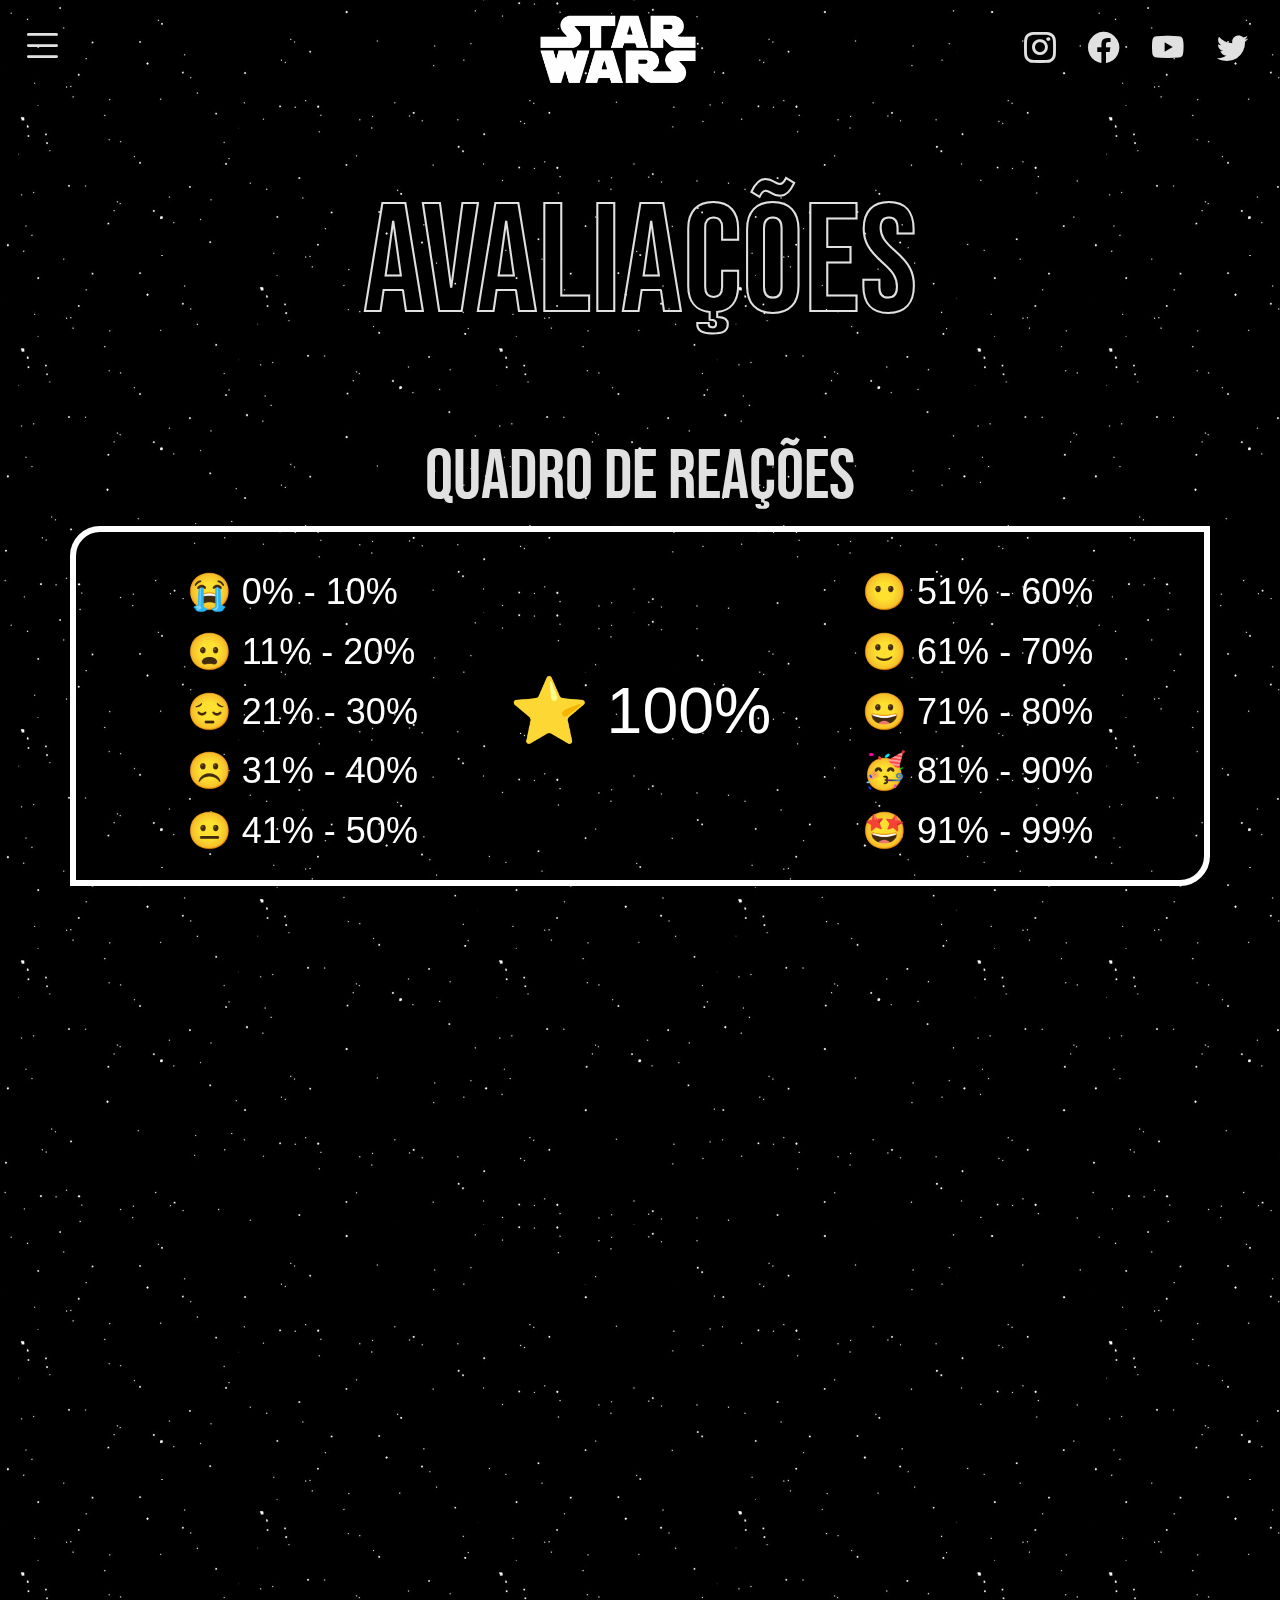
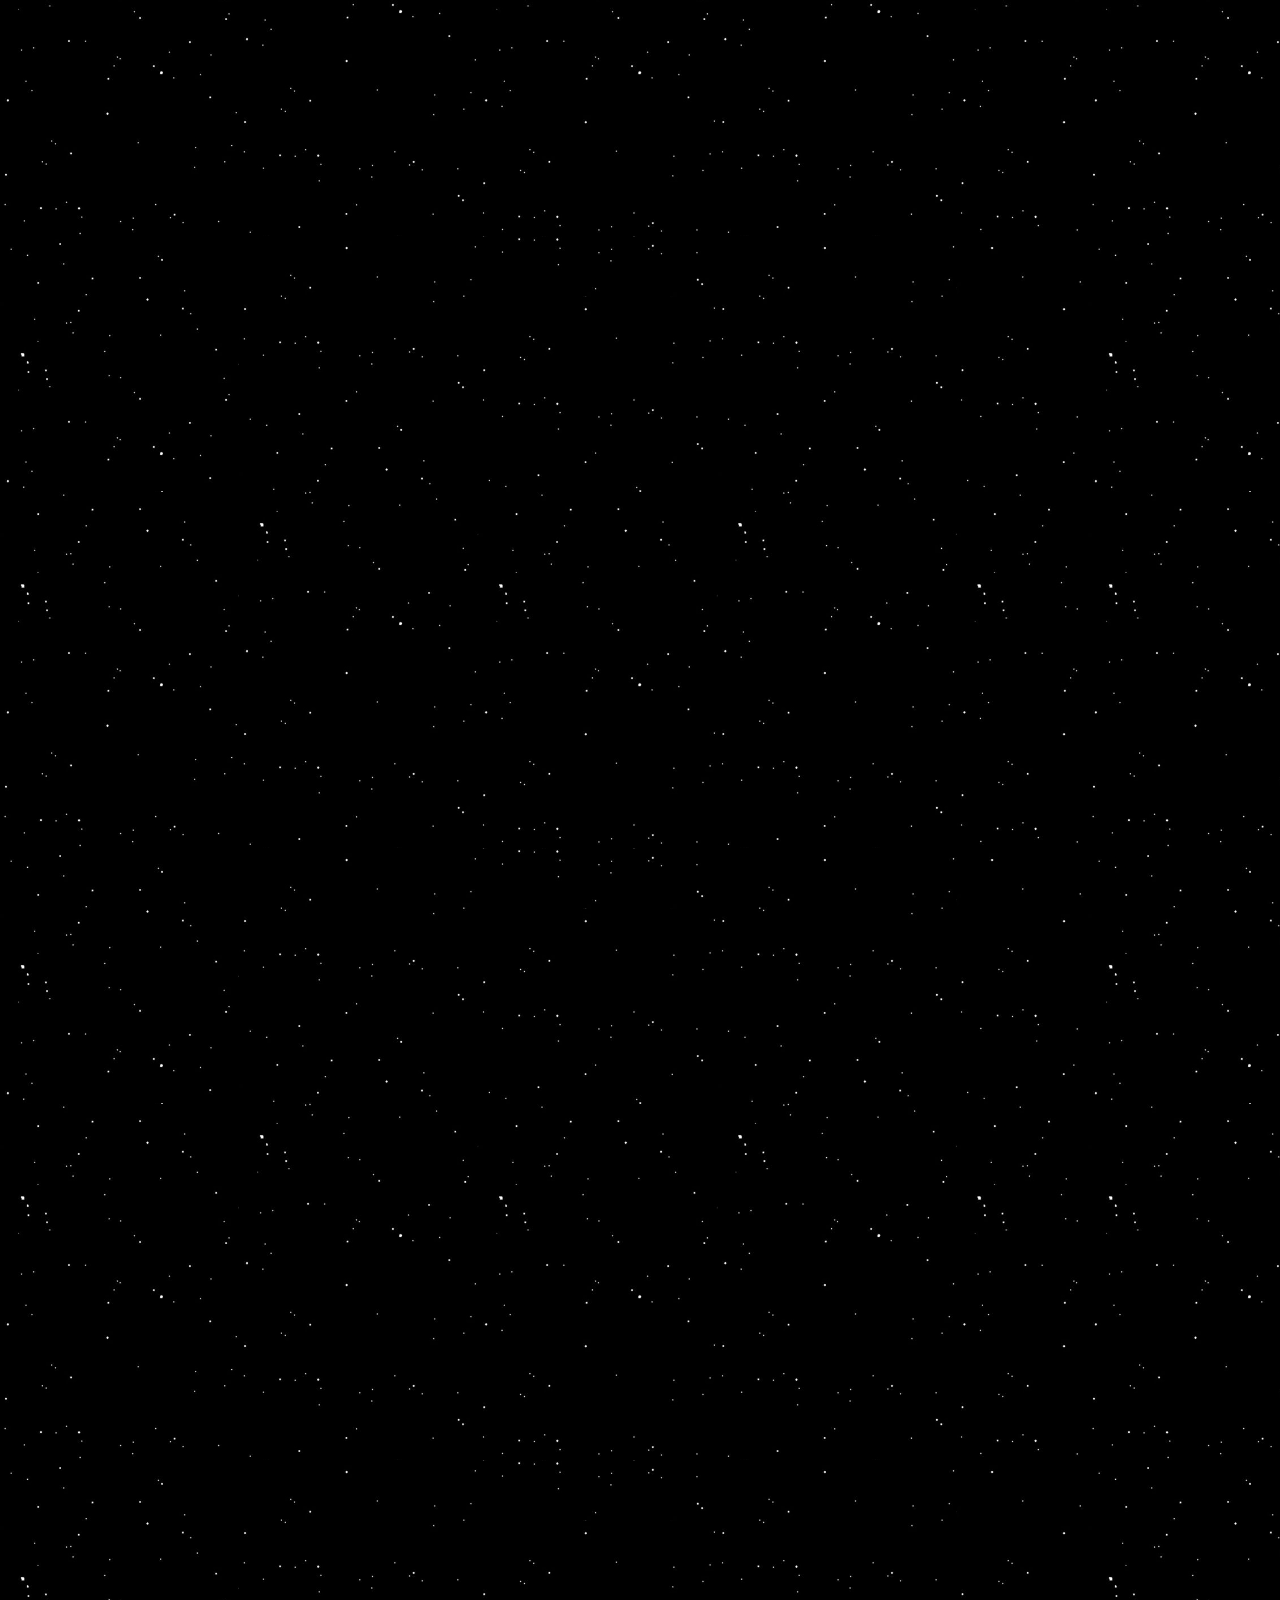
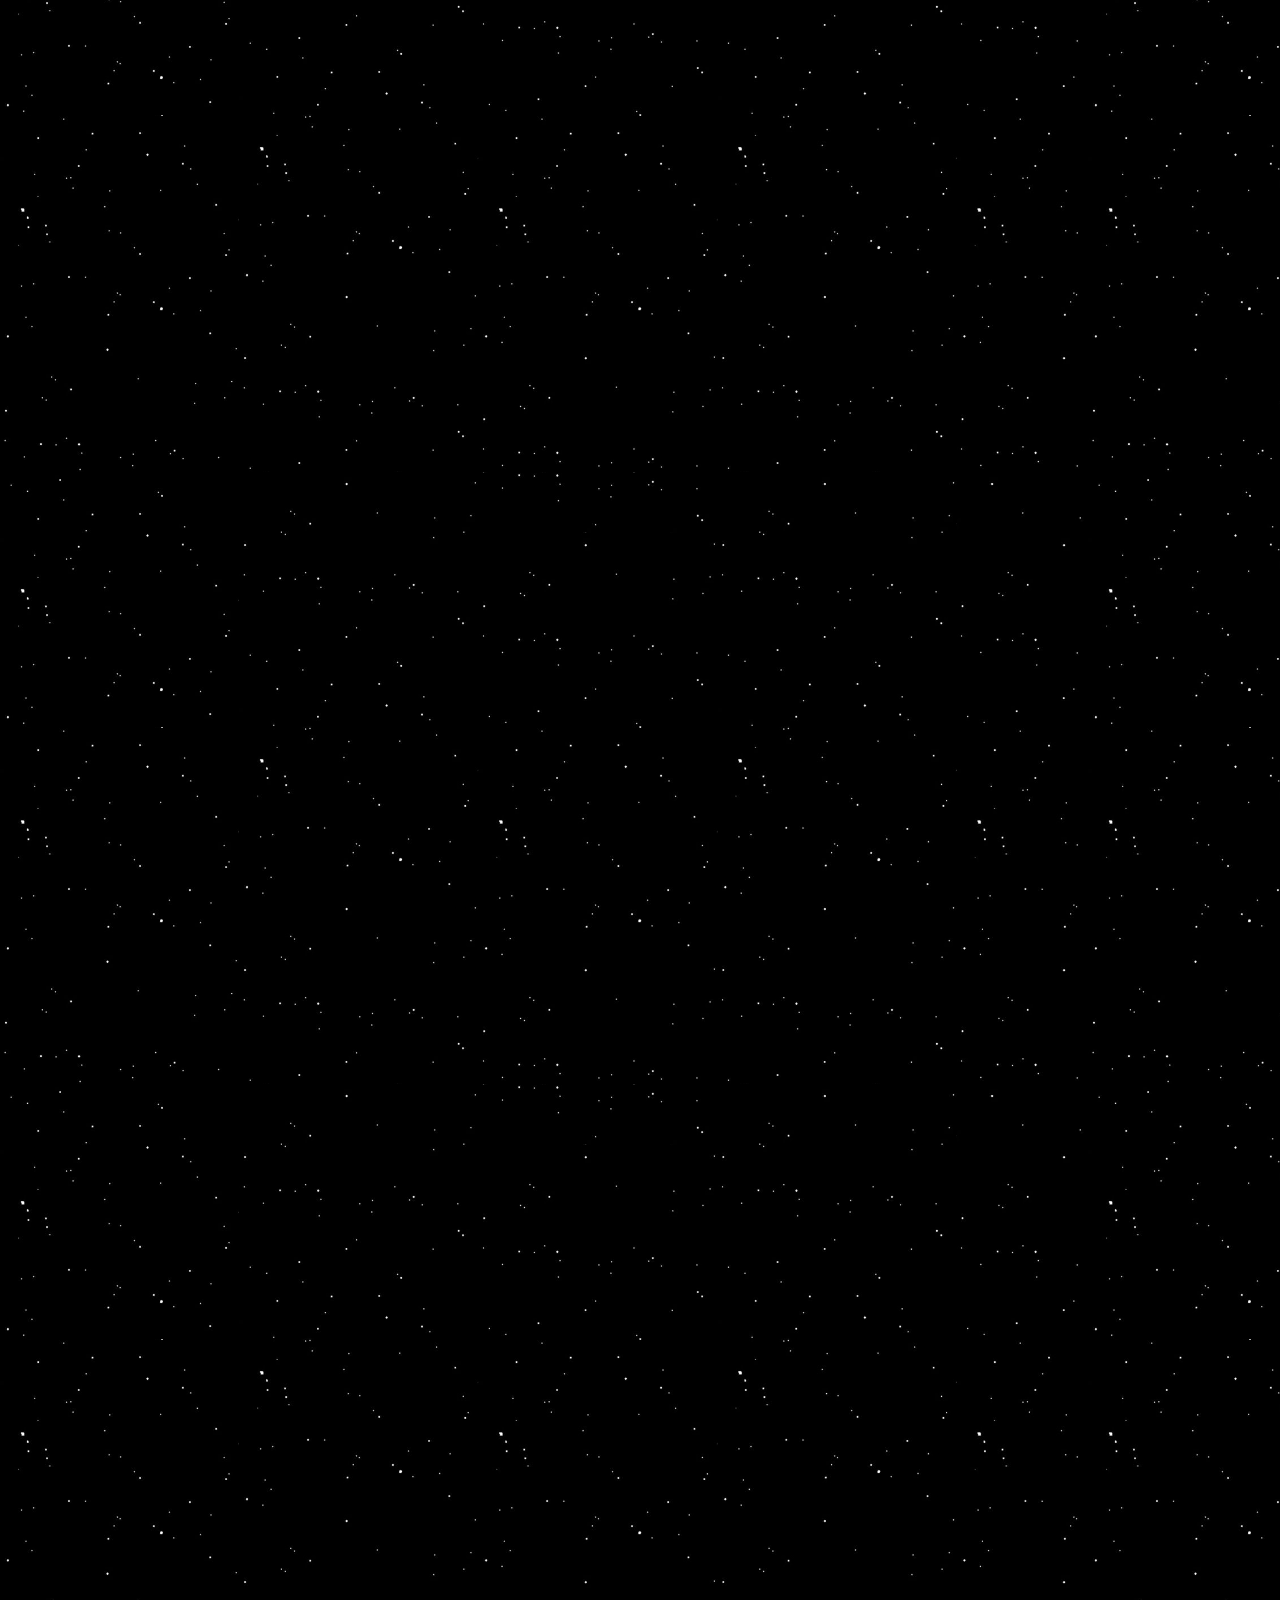
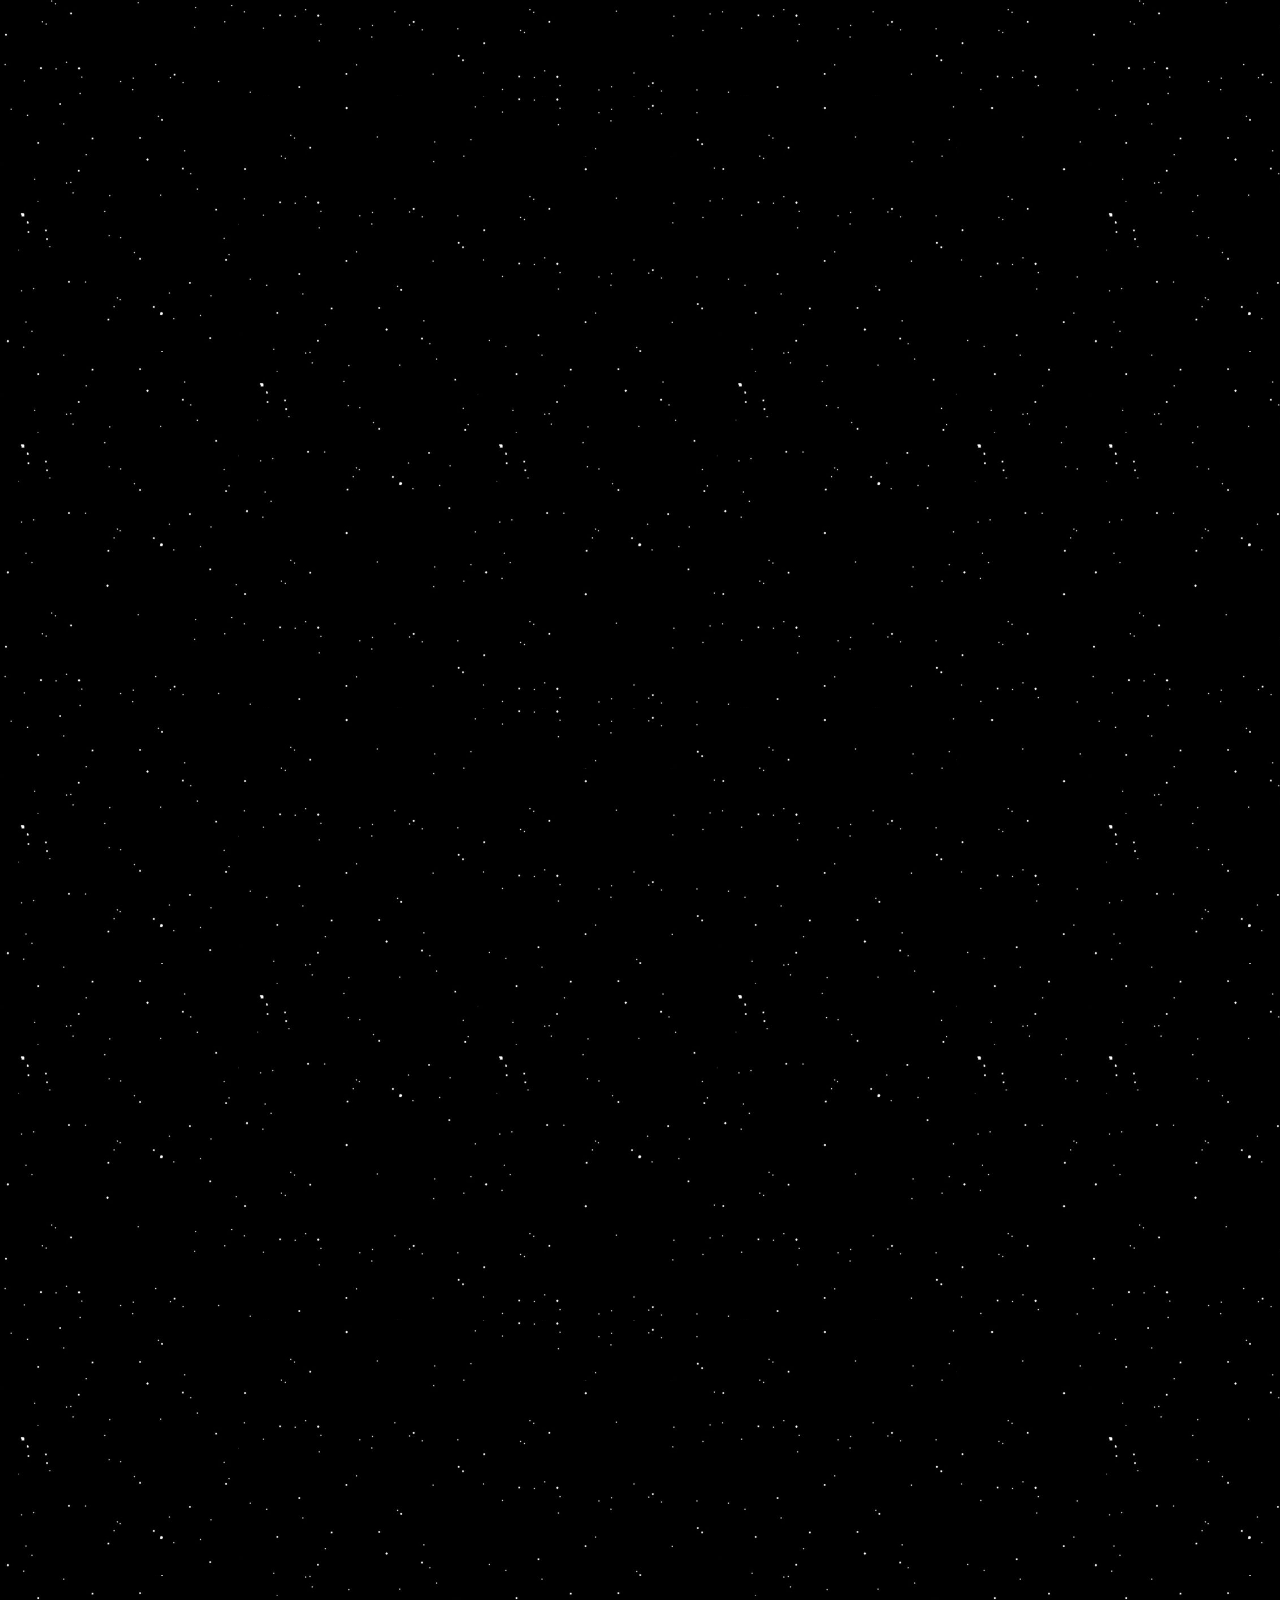
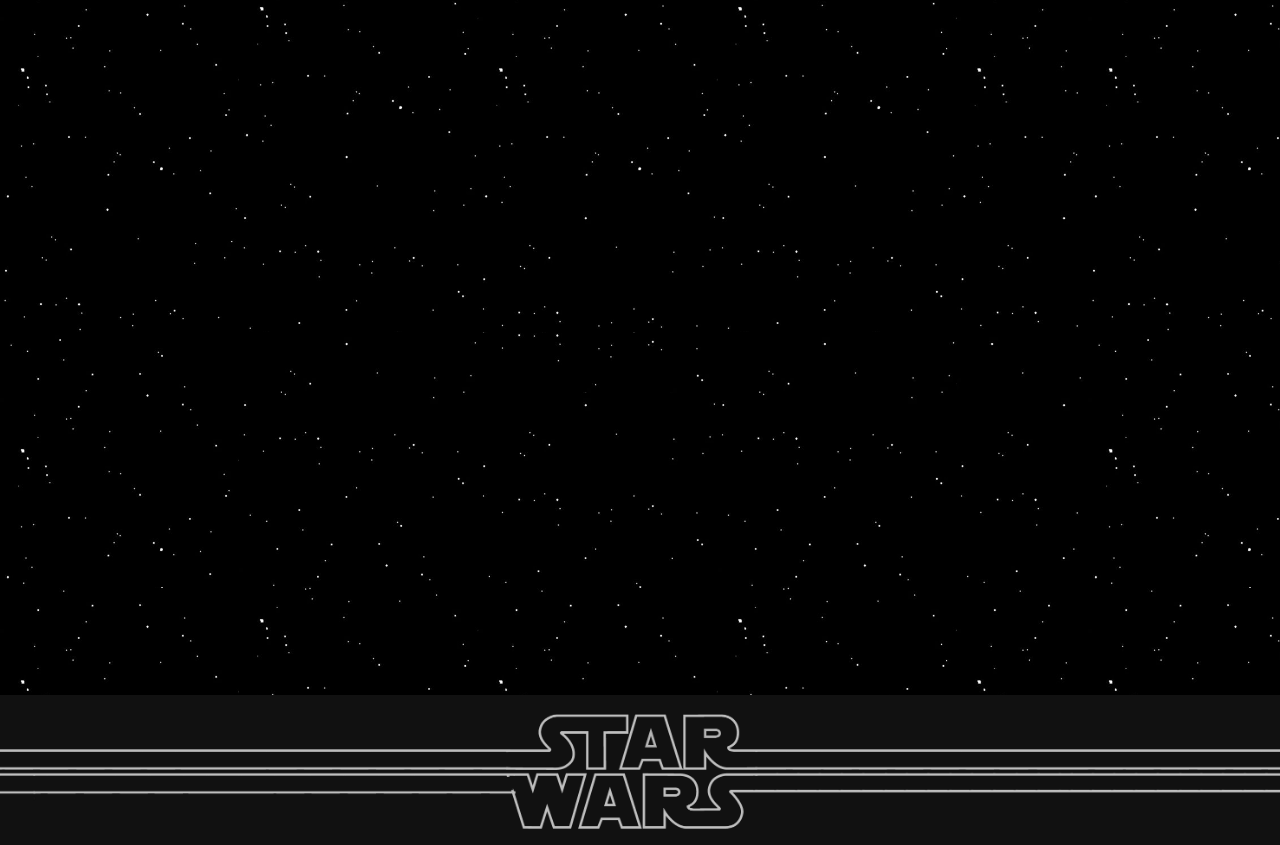
<file: index-avaliações.html>
<!DOCTYPE html>
<html>
<head>
	<meta charset="utf-8">
	<meta name="viewport" content="width=device-width, initial-scale=1">
	<title>Star Wars</title>
	<link rel="stylesheet" type="text/css" href="css/style.css">
    <link rel="shortcut icon" href="./img/red icon.png" type="image/png">
	<link rel="stylesheet" href="https://cdn.jsdelivr.net/npm/bootstrap-icons@1.10.5/font/bootstrap-icons.css">
  <link rel="stylesheet" href="https://maxcdn.bootstrapcdn.com/bootstrap/3.3.6/css/bootstrap.min.css">
</head>
<body>
    <style> @font-face{
		font-family: uni;
		src: url(Uni.otf);
		} </style>
     <style> @font-face{
      font-family: bebas;
      src: url(Bebas.otf);
      } </style>
        <div id="area-cabeçalho">
          
          <div class="logo">
            <a href="home-index.html">
              <img src="img/logo-removebg-preview.png" alt="imagem logo star wars">
            </a>
          </div>
          <div class="redes-cabeçalho">
            <a href="https://www.instagram.com/starwars/">
                <span class="icon_redes1"><i class="bi bi-instagram"></i></span>
            </a>
            <a href="https://www.facebook.com/StarWars.br/?brand_redir=169299103121699&locale=pt_BR">
                <span class="icon_redes2"><i class="bi bi-facebook"></i></span>
            </a>
            <a href="https://www.youtube.com/channel/UCZGYJFUizSax-yElQaFDp5Q">
                <span class="icon_redes3"><i class="bi bi-youtube"></i></span>
            </a>
            <a href="https://twitter.com/starwars">
                <span class="icon_redes4"><i class="bi bi-twitter"></i></span>
            </a>
          </div>
        </div>
        <!-- Adicionando o menu hambúrguer -->
        <div class="container-menu">
            <div class="hamburger">
            <div class="overlay"><i class="bi bi-x-lg"></i></div>
            <i class="bi bi-list"></i>
            </div>
               <aside class="sidebar">
                   <nav>
                       <ul class="menu">
                         <li class="menu-item-1"><a href="home-index.html" class="menu-link">Home</a></li>
                           <li class="menu-item"><a href="index-avaliações.html" class="menu-link">Avaliações</a></li>
                           <li class="menu-item"><a href="index-elenco-bastidores.html" class="menu-link">Elenco & Bastidores</a></li>
                           <li class="menu-item"><a href="teorias-e-curiosidades.html" class="menu-link">Teorias & Curiosidades</a></li>
                             <li class="menu-item"><a href="consulta-index.html" class="menu-link">ADM</a></li>
                           <!-- <li class="menu-item"><a href="validação.html" class="menu-link">Login</a></li> -->
                           <div class="redes-menu">
                            <a href="https://www.instagram.com/starwars/">
                              <span class="icon_redes1"><i class="bi bi-instagram"></i></span>
                          </a>
                          <a href="https://www.facebook.com/StarWars.br/?brand_redir=169299103121699&locale=pt_BR">
                              <span class="icon_redes2"><i class="bi bi-facebook"></i></span>
                          </a>
                          <a href="https://www.youtube.com/channel/UCZGYJFUizSax-yElQaFDp5Q">
                              <span class="icon_redes3"><i class="bi bi-youtube"></i></span>
                          </a>
                          <a href="https://twitter.com/starwars">
                              <span class="icon_redes4"><i class="bi bi-twitter"></i></span>
                          </a>
                           </div>
                       </ul>
                   </nav>
               </aside>
             </div>
  <div class="container">
    <h1 class="titulo-borda">Avaliações</h1>
    <!-- libras -->
    <div vw class="enabled">
      <div vw-access-button class="active"></div>
      <div vw-plugin-wrapper>
        <div class="vw-plugin-top-wrapper"></div>
      </div>
    </div>
    <script src="https://vlibras.gov.br/app/vlibras-plugin.js"></script>
    <script>
      new window.VLibras.Widget('https://vlibras.gov.br/app');
    </script>
    <!-- fim libras -->
    <h3 class="titulo">QUADRO DE REAÇÕES</h3>
    <div class="avaliações-quadro" data-anime="bottom">
        <div>
            <h1>😭 0% - 10%</h1>
            <h1>😦 11% - 20%</h1>
            <h1>😔 21% - 30%</h1>
            <h1>☹️ 31% - 40%</h1>
            <h1>😐 41% - 50%</h1>
        </div>
        <h1 class="cem">⭐ 100%</h1>
        <div>
            <h1>😶 51% - 60%</h1>
            <h1>🙂 61% - 70%</h1>
            <h1>😀 71% - 80%</h1>
            <h1>🥳 81% - 90%</h1>
            <h1>🤩 91% - 99%</h1>
        </div>
    </div>
    <div class="avaliações" data-anime="bottom">
    <div class="avaliações-principal">
        <h3 class="titulo">Filme da saga com melhor avaliação!</h1>
        <div class="avaliações" data-anime="bottom">
            <img src="img/episode vi.jpg" alt="imagem episodio VI">
        <div class="avaliações-critica">
            <h2>EPISÓDIO V<br> O IMPÉRIO CONTRA-ATACA</h2>
            <h1>🤩 94%</h1>
            <h4>Consenso dos críticos</h4>
            <h1>🤩 97%</h1>
            <h4>Pontuação pública</h4>
            <h6>Informações retiradas de site americano altamente<br>
conceituado pelas suas críticas ao mundo de hollywood.
</h6>
        </div>
        </div>
    </div>
    </div>

        <div class="avaliações" data-anime="bottom">
                <img src="img/EPISÓDIO I A AMEAÇA FANTASMA.jpg" alt="Imagem Episodio I a ameaça Fantasma">
            <div class="avaliações-critica">
                <h2>EPISÓDIO I<br> A AMEAÇA FANTASMA</h2>
                <h1>😶 51%</h1>
                <h4>Consenso dos críticos</h4>
                <h1>😶 59%</h1>
                <h4>Pontuação pública</h4>
                <h6>Informações retiradas de site americano altamente<br>
conceituado pelas suas críticas ao mundo de hollywood.
</h6>
            </div>
        </div>
        <div class="avaliações" data-anime="bottom">
            <img src="img/EPISÓDIO II ATAQUE DOS CLONES.jpg" alt="imagem Episodio II ataque dos Clones">
        <div class="avaliações-critica">
            <h2>EPISÓDIO II<br> ATAQUE DOS CLONES</h2>
            <h1>🙂 65%</h1>
            <h4>Consenso dos críticos</h4>
            <h1>😶 56%</h1>
            <h4>Pontuação pública</h4>
            <h6>Informações retiradas de site americano altamente<br>
conceituado pelas suas críticas ao mundo de hollywood.
</h6>
        </div>
        </div>
        <div class="avaliações" data-anime="bottom">
            <img src="img/EPISÓDIO III A VINGANÇA DOS SITH.webp" alt="Imagem Episodio III a vingança dos Sith">
        <div class="avaliações-critica">
            <h2>EPISÓDIO III<br> A VINGANÇA DOS SITH</h2>
            <h1>😀 79%</h1>
            <h4>Consenso dos críticos</h4>
            <h1>🙂 66%</h1>
            <h4>Pontuação pública</h4>
            <h6>Informações retiradas de site americano altamente<br>
conceituado pelas suas críticas ao mundo de hollywood.
</h6>
        </div>
        </div>
        <div class="avaliações" data-anime="bottom">
            <img src="img/rogue-one-a-star-wars-story-star-wars-jyn-erso-movies-wallpaper-preview.jpg" alt="Imagem Rogue one ">
        <div class="avaliações-critica">
            <h2>ROGUE ONE<br> UMA HISTÓRIA STAR WARS</h2>
            <h1>🥳 84%</h1>
            <h4>Consenso dos críticos</h4>
            <h1>🥳 87%</h1>
            <h4>Pontuação pública</h4>
            <h6>Informações retiradas de site americano altamente<br>
conceituado pelas suas críticas ao mundo de hollywood.
</h6>
        </div>
        </div>
        <div class="avaliações" data-anime="bottom">
            <img src="img/EPISÓDIO IV UMA NOVA ESPERANÇA.png" alt="imagem Episodio IV uma nova esperança">
        <div class="avaliações-critica">
            <h2>EPISÓDIO IV<br> UMA NOVA ESPERANÇA</h2>
            <h1>🤩 93%</h1>
            <h4>Consenso dos críticos</h4>
            <h1>🤩 96%</h1>
            <h4>Pontuação pública</h4>
            <h6>Informações retiradas de site americano altamente<br>
conceituado pelas suas críticas ao mundo de hollywood.
</h6>
        </div>
        </div>
        <div class="avaliações" data-anime="bottom">
            <img src="img/episode vi.jpg" alt="imagem Episodio VI">
        <div class="avaliações-critica">
            <h2>EPISÓDIO V<br> O IMPÉRIO CONTRA-ATACA</h2>
            <h1>🤩 94%</h1>
            <h4>Consenso dos críticos</h4>
            <h1>🤩 97%</h1>
            <h4>Pontuação pública</h4>
            <h6>Informações retiradas de site americano altamente<br>
conceituado pelas suas críticas ao mundo de hollywood.
</h6>
        </div>
        </div>
        <div class="avaliações" data-anime="bottom">
            <img src="img/episode vii.jpg" alt="imagem Episodio VII">
        <div class="avaliações-critica"> 
            <h2>EPISÓDIO VII<br> O DESPERTAR DA FORÇA</h2>
            <h1>🤩 93%</h1>
            <h4>Consenso dos críticos</h4>
            <h1>🥳 85%</h1>
            <h4>Pontuação pública</h4>
            <h6>Informações retiradas de site americano altamente<br>
conceituado pelas suas críticas ao mundo de hollywood.
</h6>
        </div>
        </div>
        <div class="avaliações" data-anime="bottom">
            <img src="img/episode viii.jpg" alt="imagem Episodio VIII">
        <div class="avaliações-critica">
            <h2>EPISÓDIO VIII<br> OS ÚLTIMOS JEDI</h2>
            <h1>🤩 93%</h1>
            <h4>Consenso dos críticos</h4>
            <h1>🥳 85%</h1>
            <h4>Pontuação pública</h4>
            <h6>Informações retiradas de site americano altamente<br>
conceituado pelas suas críticas ao mundo de hollywood.
</h6>
        </div>
        </div>
        <div class="avaliações" data-anime="bottom">
            <img src="img/episode ix.jpg" alt="Imagem Episodio IX">
        <div class="avaliações-critica">
            <h2>EPISÓDIO IX<br> A ASCENSÃO SKYWALKER</h2>
            <h1>😶 52%</h1>
            <h4>Consenso dos críticos</h4>
            <h1>🥳 86%</h1>
            <h4>Pontuação pública</h4>
            <h6>Informações retiradas de site americano altamente<br>
conceituado pelas suas críticas ao mundo de hollywood.
</h6>
        </div>
        </div>
        <h2 class="titulo-3" data-anime="bottom">que a força esteja com você!</h2> 
</div>
        <footer></footer>
</body>
<script src="js/animação-texto.js"></script>
<script src="js/script.js"></script>
</html>
</file>
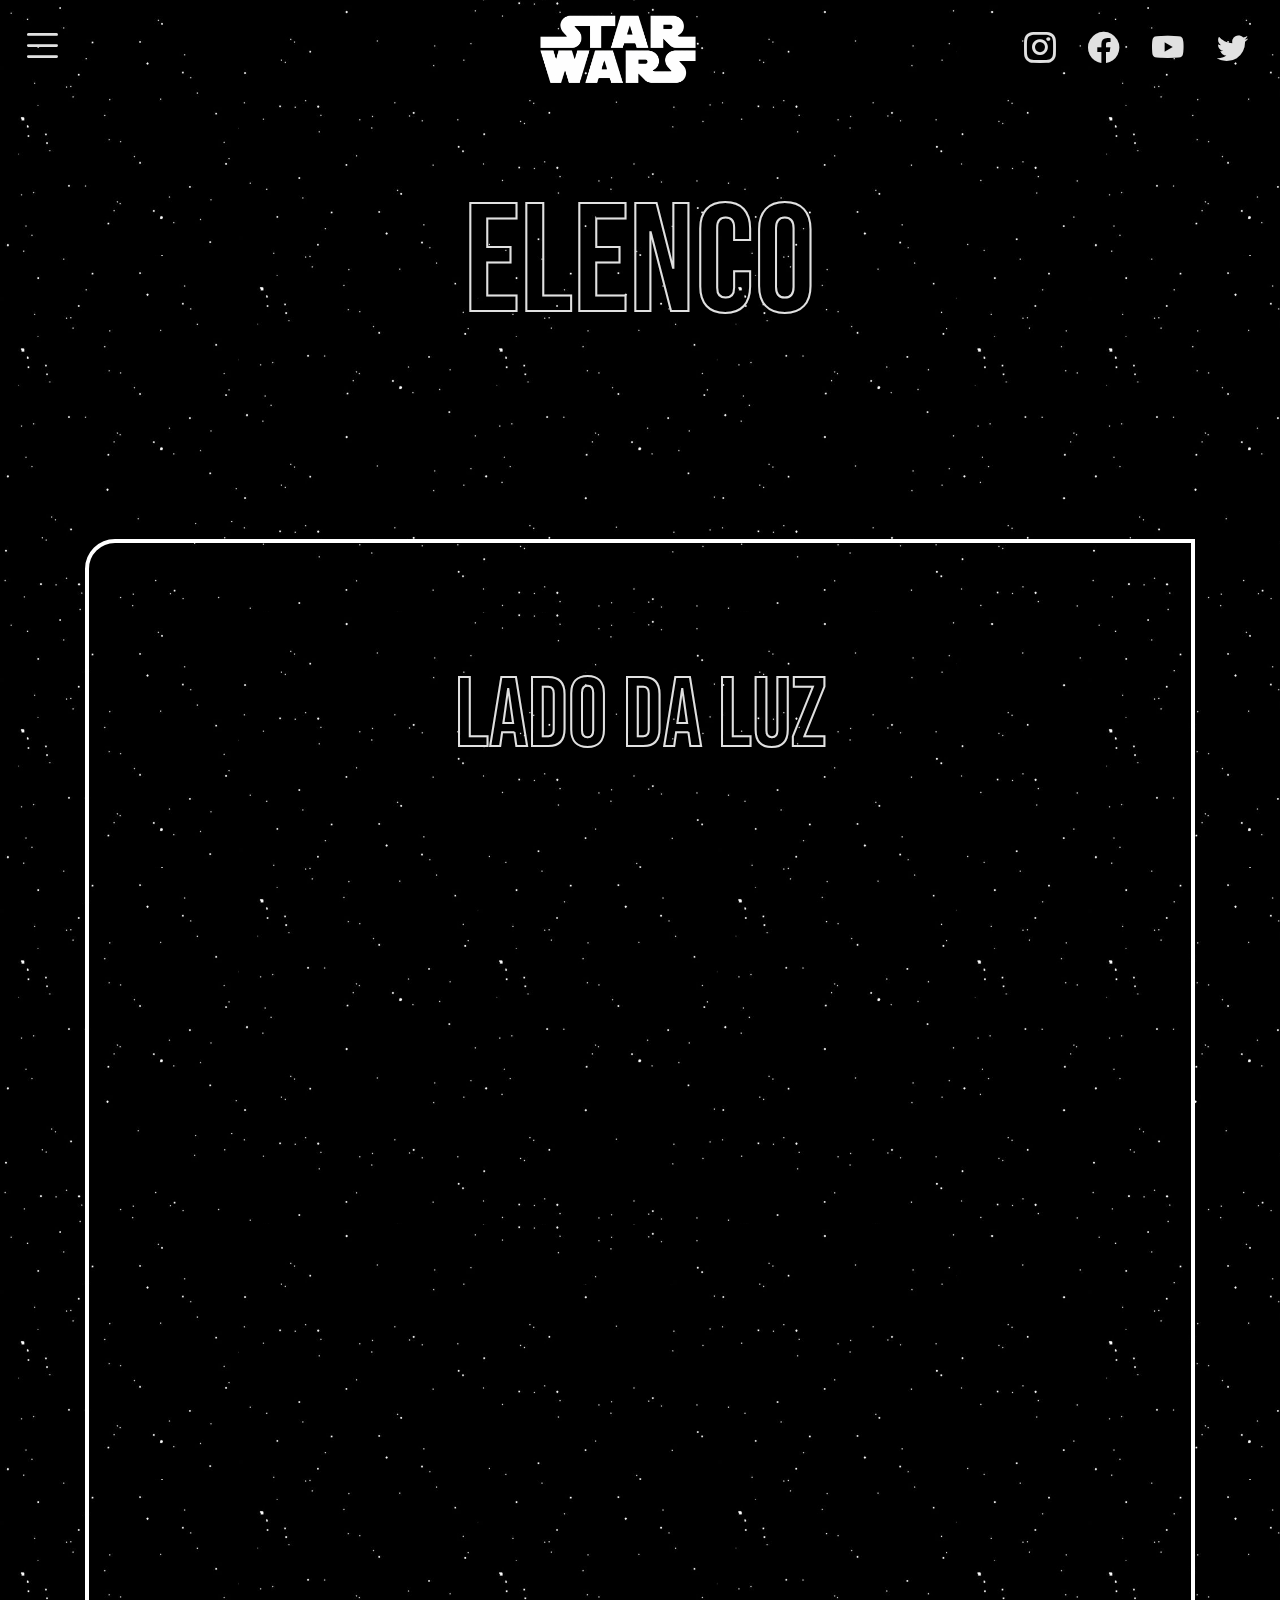
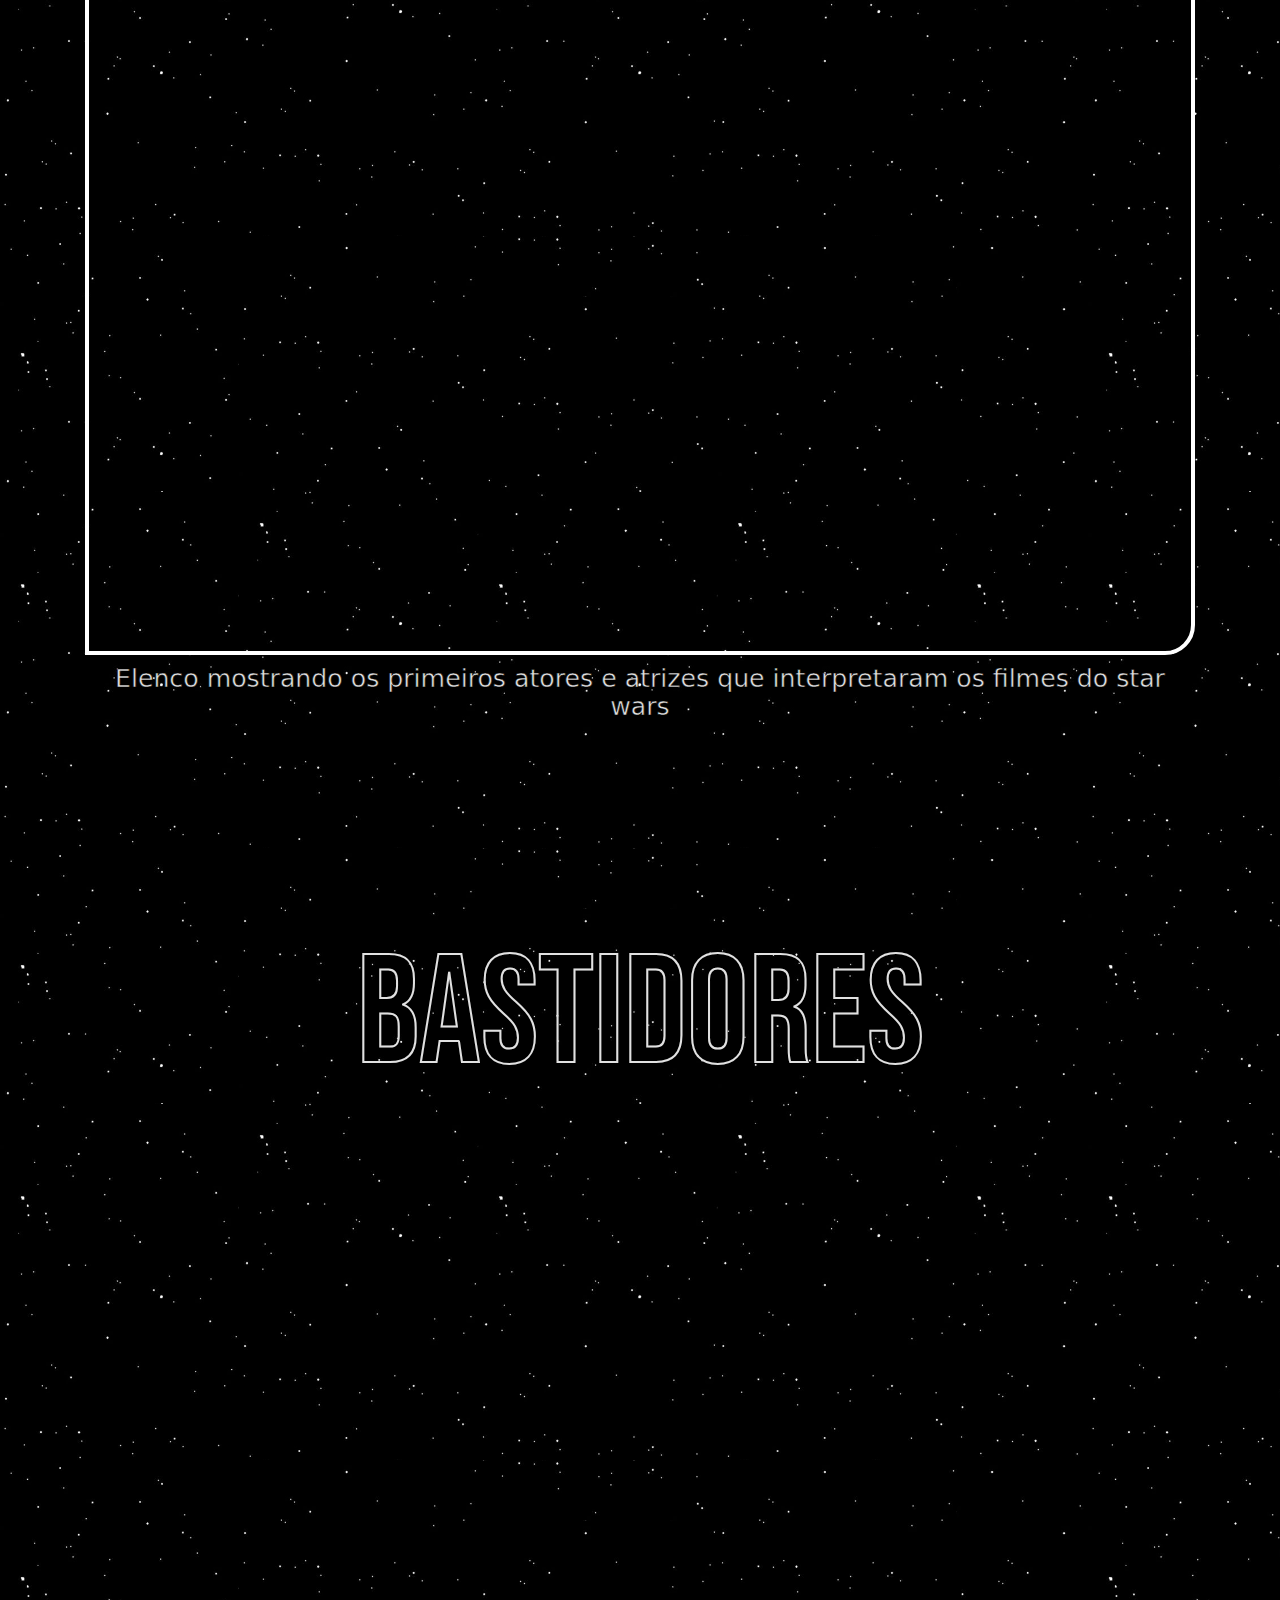
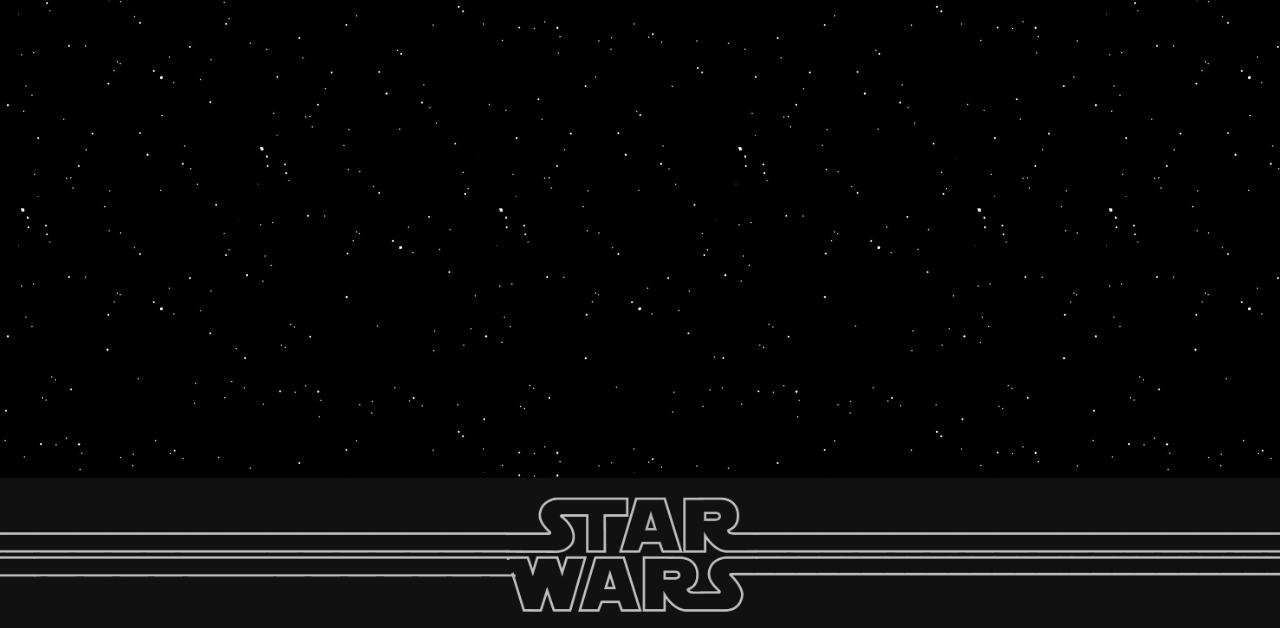
<file: index-elenco-bastidores.html>
<!DOCTYPE html>
<html>
<head>
	<meta charset="utf-8">
	<meta name="viewport" content="width=device-width, initial-scale=1">
	<title>Star Wars</title>
	<link rel="stylesheet" type="text/css" href="css/style.css">
  <link rel="shortcut icon" href="./img/chewbacca icon.png" type="image/png">
	<link rel="stylesheet" href="https://cdn.jsdelivr.net/npm/bootstrap-icons@1.10.5/font/bootstrap-icons.css">
	<link rel="stylesheet" href="https://cdn.jsdelivr.net/npm/bootstrap@5.3.0-alpha3/dist/css/bootstrap.min.css">
  <link rel="stylesheet" href="https://maxcdn.bootstrapcdn.com/bootstrap/3.3.6/css/bootstrap.min.css">
	<script src="https://code.jquery.com/jquery-1.12.0.min.js"></script>
	<script src="https://maxcdn.bootstrapcdn.com/bootstrap/3.3.6/js/bootstrap.min.js" ></script>
  <script src="https://cdn.jsdelivr.net/npm/bootstrap@5.3.0-alpha3/dist/js/bootstrap.bundle.min.js" integrity="sha384-ENjdO4Dr2bkBIFxQpeoTz1HIcje39Wm4jDKdf19U8gI4ddQ3GYNS7NTKfAdVQSZe" crossorigin="anonymous"></script>
</head>
<body>
    <style> @font-face{
		font-family: uni;
		src: url(Uni.otf);
		} </style>
     <style> @font-face{
      font-family: bebas;
      src: url(Bebas.otf);
      } </style>
        <div id="area-cabeçalho">
          
          <div class="logo">
            <a href="home-index.html">
              <img src="img/logo-removebg-preview.png" alt="imagem logo star wars">
            </a>
          </div>
          <div class="redes-cabeçalho">
            <a href="https://www.instagram.com/starwars/">
                <span class="icon_redes1"><i class="bi bi-instagram"></i></span>
            </a>
            <a href="https://www.facebook.com/StarWars.br/?brand_redir=169299103121699&locale=pt_BR">
                <span class="icon_redes2"><i class="bi bi-facebook"></i></span>
            </a>
            <a href="https://www.youtube.com/channel/UCZGYJFUizSax-yElQaFDp5Q">
                <span class="icon_redes3"><i class="bi bi-youtube"></i></span>
            </a>
            <a href="https://twitter.com/starwars">
                <span class="icon_redes4"><i class="bi bi-twitter"></i></span>
            </a>
          </div>
        </div>
        <!-- Adicionando o menu hambúrguer -->
        <div class="container-menu">
          <div class="hamburger">
          <div class="overlay"><i class="bi bi-x-lg"></i></div>
          <i class="bi bi-list"></i>
          </div>
             <aside class="sidebar">
                 <nav>
                     <ul class="menu">
                       <li class="menu-item-1"><a href="home-index.html" class="menu-link">Home</a></li>
                         <li class="menu-item"><a href="index-avaliações.html" class="menu-link">Avaliações</a></li>
                         <li class="menu-item"><a href="index-elenco-bastidores.html" class="menu-link">Elenco & Bastidores</a></li>
                         <li class="menu-item"><a href="teorias-e-curiosidades.html" class="menu-link">Teorias & Curiosidades</a></li>
                         <li class="menu-item"><a href="consulta-index.html" class="menu-link">ADM</a></li>
                         <!-- <li class="menu-item"><a href="validação.html" class="menu-link">Login</a></li> -->
                         <div class="redes-menu">
                          <a href="https://www.instagram.com/starwars/">
                            <span class="icon_redes1"><i class="bi bi-instagram"></i></span>
                        </a>
                        <a href="https://www.facebook.com/StarWars.br/?brand_redir=169299103121699&locale=pt_BR">
                            <span class="icon_redes2"><i class="bi bi-facebook"></i></span>
                        </a>
                        <a href="https://www.youtube.com/channel/UCZGYJFUizSax-yElQaFDp5Q">
                            <span class="icon_redes3"><i class="bi bi-youtube"></i></span>
                        </a>
                        <a href="https://twitter.com/starwars">
                            <span class="icon_redes4"><i class="bi bi-twitter"></i></span>
                        </a>
                         </div>
                     </ul>
                 </nav>
             </aside>
           </div>
  <div class="container">
    <h1 class="titulo-borda">Elenco</h1>
    <!-- libras -->
    <div vw class="enabled">
      <div vw-access-button class="active"></div>
      <div vw-plugin-wrapper>
        <div class="vw-plugin-top-wrapper"></div>
      </div>
    </div>
    <script src="https://vlibras.gov.br/app/vlibras-plugin.js"></script>
    <script>
      new window.VLibras.Widget('https://vlibras.gov.br/app');
    </script>
    <!-- fim libras -->
    <div class="avaliações-elenco">
    <div class="avaliações-principal">
        <h1 class="titulo-borda-elenco" data-anime="bottom">lado da luz</h1>
        <div id="carouselExampleIndicators" class="carousel slide" data-anime="bottom">
            <div class="carousel-inner">
              <div class="carousel-item active">
                <img src="img/slide-elenco-luke.png" class="d-block w-100" alt="imagem elenco luke">
                <h2 class="titulo-elenco-1">luke<br>Skywalker</h2>
                <h2 class="titulo-elenco-2">mark<br>hamill</h2>
              </div>
              <div class="carousel-item">
                <img src="img/slide-elenco-han.png" class="d-block w-100" alt="imagem elenco han">
                <h2 class="titulo-elenco-1">han<br>solo</h2>
                <h2 class="titulo-elenco-2">harrison<br>ford</h2>
              </div>
              <div class="carousel-item">
                <img src="img/slide-elenco-leia.png" class="d-block w-100" alt="imagem elenco leia">
                <h2 class="titulo-elenco-1">leia<br>organela</h2>
                <h2 class="titulo-elenco-2">carrie<br>fisher</h2>
              </div>
              <div class="carousel-item">
                <img src="img/slide-elenco-chew.png" class="d-block w-100" alt="imagem elenco chew">
                <h2 class="titulo-elenco-1">chewbacca</h2>
                <h2 class="titulo-elenco-2">peter<br>mayhew</h2>
              </div>
              <div class="carousel-item">
                <img src="img/slide-elenco-c3po.png" class="d-block w-100" alt="imagem elenco c3po">
                <h2 class="titulo-elenco-1">C-3PO</h2>
                <h2 class="titulo-elenco-2">anthony<br>daniels</h2>
              </div>
            </div>
            <button class="carousel-control-prev" type="button" data-bs-target="#carouselExampleIndicators" data-bs-slide="prev">
              <span class="carousel-control-prev-icon" aria-hidden="true"></span>
              <span class="visually-hidden">Previous</span>
            </button>
            <button class="carousel-control-next" type="button" data-bs-target="#carouselExampleIndicators" data-bs-slide="next">
              <span class="carousel-control-next-icon" aria-hidden="true"></span>
              <span class="visually-hidden">Next</span>
            </button>
          </div>
          <h1 class="titulo-borda-elenco" data-anime="bottom">lado negro</h1>
          <div id="carouselExampleCaptions" class="carousel slide" data-anime="bottom">
            <div class="carousel-inner">
                <div class="carousel-item active">
                  <img src="img/slide-elenco-vader.png" class="d-block w-100" alt="imagem elenco vader">
                  <h2 class="titulo-elenco-1">Darth<br>vader</h2>
                  <h2 class="titulo-elenco-2">david<br>prowse</h2>
                </div>
                <div class="carousel-item">
                  <img src="img/slide-elenco-sidious.png" class="d-block w-100" alt="imagem elenco sidious">
                  <h2 class="titulo-elenco-1">Darth<br>sidious</h2>
                  <h2 class="titulo-elenco-2">ian<br>mcdiarmid</h2>
                </div>
                <div class="carousel-item">
                  <img src="img/slide-elenco-maul.png" class="d-block w-100" alt="imagem elenco maul">
                  <h2 class="titulo-elenco-1">Darth<br>maul</h2>
                  <h2 class="titulo-elenco-2">ray<br>park</h2>
                </div>
                <div class="carousel-item">
                  <img src="img/slide-elenco-kylo.png" class="d-block w-100" alt="imagem elenco kylo">
                  <h2 class="titulo-elenco-1">kylo<br>ren</h2>
                  <h2 class="titulo-elenco-2">peter<br>mayhew</h2>
                </div>
                <div class="carousel-item">
                  <img src="img/slide-elenco-dookan.png" class="d-block w-100" alt="imagem elenco dookan">
                  <h2 class="titulo-elenco-1">Conde<br>dookan</h2>
                  <h2 class="titulo-elenco-2">Christopher<br>Lee</h2>
                </div>
              </div>
            <button class="carousel-control-prev" type="button" data-bs-target="#carouselExampleCaptions" data-bs-slide="prev">
              <span class="carousel-control-prev-icon" aria-hidden="true"></span>
              <span class="visually-hidden">Previous</span>
            </button>
            <button class="carousel-control-next" type="button" data-bs-target="#carouselExampleCaptions" data-bs-slide="next">
              <span class="carousel-control-next-icon" aria-hidden="true"></span>
              <span class="visually-hidden">Next</span>
            </button>
          </div>
    </div>
    </div>
    <h5 class="sub-titulo-3">Elenco mostrando os primeiros atores e atrizes que interpretaram os filmes do star wars</h5>
    <br>
    <h1 class="titulo-borda">bastidores</h1>
    <div class="avaliações-elenco" data-anime="bottom">
      <div class="avaliações-principal-1">
        <div id="carouselExampleAutoplaying" class="carousel slide" data-bs-ride="carousel">
          <div class="carousel-inner">
            <div class="carousel-item active">
              <h5 class="sub-titulo-3">STAR WARS: A ASCENSÃO SKYWALKER, POR TRÁS DAS CÂMERAS</h5>
              <div class="avaliações">
              <iframe width="560" height="315" src="https://www.youtube.com/embed/JLa7DTb7--U" title="YouTube video player" frameborder="0" allow="accelerometer; autoplay; clipboard-write; encrypted-media; gyroscope; picture-in-picture; web-share" allowfullscreen></iframe>
              </div>
              <h6>Vídeo retirado do canal do youtube: Comentário Nerd</h6>
            </div>
            <div class="carousel-item">
              <h5 class="sub-titulo-3">Making of STAR WARS: EPISÓDIO III - A VINGANÇA DOS SITH (2005) Bastidores</h5>
              <div class="avaliações">
                <iframe width="560" height="315" src="https://www.youtube.com/embed/ozMqGqpFCHo" title="YouTube video player" frameborder="0" allow="accelerometer; autoplay; clipboard-write; encrypted-media; gyroscope; picture-in-picture; web-share" allowfullscreen></iframe>
              </div>
              <h6>Vídeo retirado do canal do youtube: Miguel Denisio Freitas Costa</h6>
            </div>
            <div class="carousel-item">
              <h5 class="sub-titulo-3">Celebrando 40 anos de Império: Bastidores</h5>
              <div class="avaliações">
                <iframe width="560" height="315" src="https://www.youtube.com/embed/CViVCydKqGA" title="YouTube video player" frameborder="0" allow="accelerometer; autoplay; clipboard-write; encrypted-media; gyroscope; picture-in-picture; web-share" allowfullscreen></iframe>
              </div>
              <h6>Vídeo retirado do canal do youtube: Star Wars Brasil </h6>
            </div>
            <div class="carousel-item">
              <h5 class="sub-titulo-3">Nos bastidores de Star Wars</h5>
              <div class="avaliações">
                <iframe width="560" height="315" src="https://www.youtube.com/embed/tNcEe7j26XI" title="YouTube video player" frameborder="0" allow="accelerometer; autoplay; clipboard-write; encrypted-media; gyroscope; picture-in-picture; web-share" allowfullscreen></iframe>
              </div>
              <h6>Vídeo retirado do canal do youtube: AreaH </h6>
            </div>
          </div>
          <button class="carousel-control-prev" type="button" data-bs-target="#carouselExampleAutoplaying" data-bs-slide="prev">
            <span class="carousel-control-prev-icon" aria-hidden="true"></span>
            <span class="visually-hidden">Previous</span>
          </button>
          <button class="carousel-control-next" type="button" data-bs-target="#carouselExampleAutoplaying" data-bs-slide="next">
            <span class="carousel-control-next-icon" aria-hidden="true"></span>
            <span class="visually-hidden">Next</span>
          </button>
        </div>
      </div>
    </div>
    <h2 class="titulo-3" data-anime="bottom">Que a força esteja com você!</h2>
    </div>
        <footer></footer>
</body>
<script src="js/animação-texto.js"></script>
<script src="js/script.js"></script>
</html>
</file>
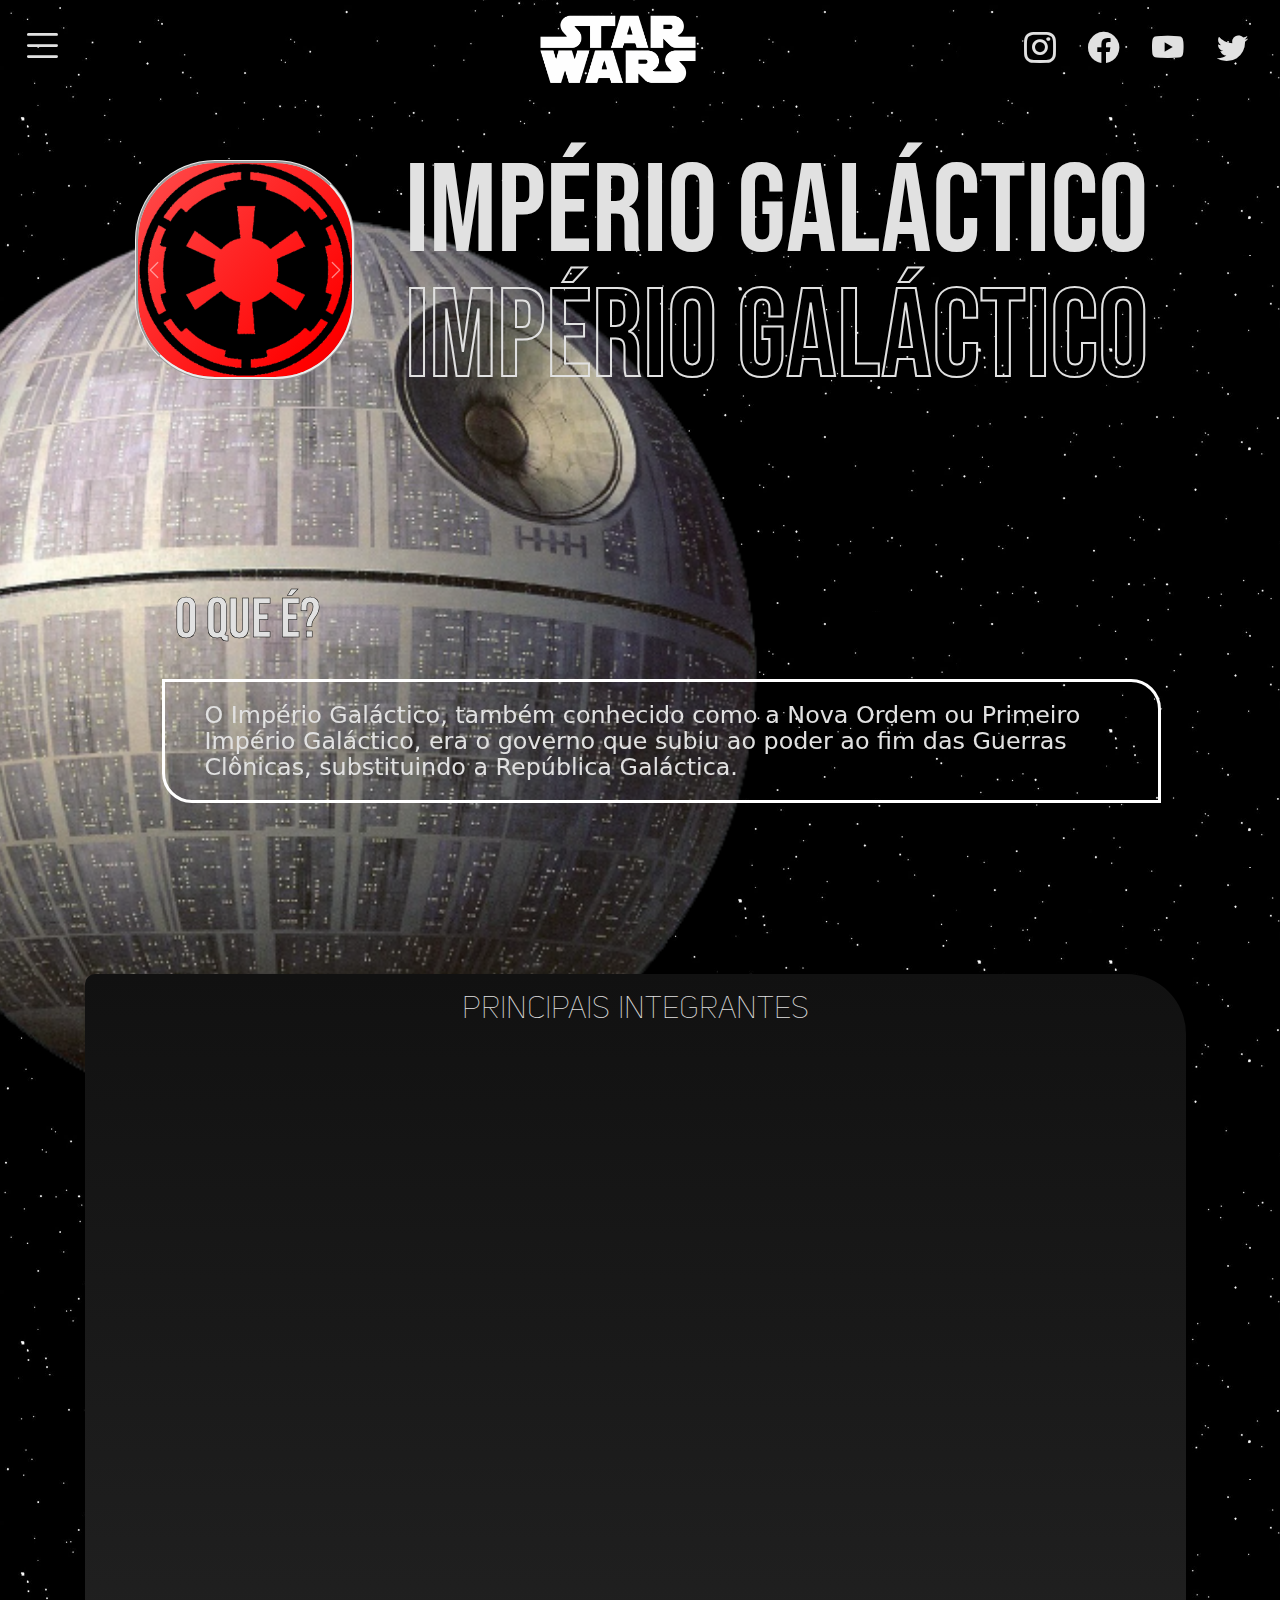
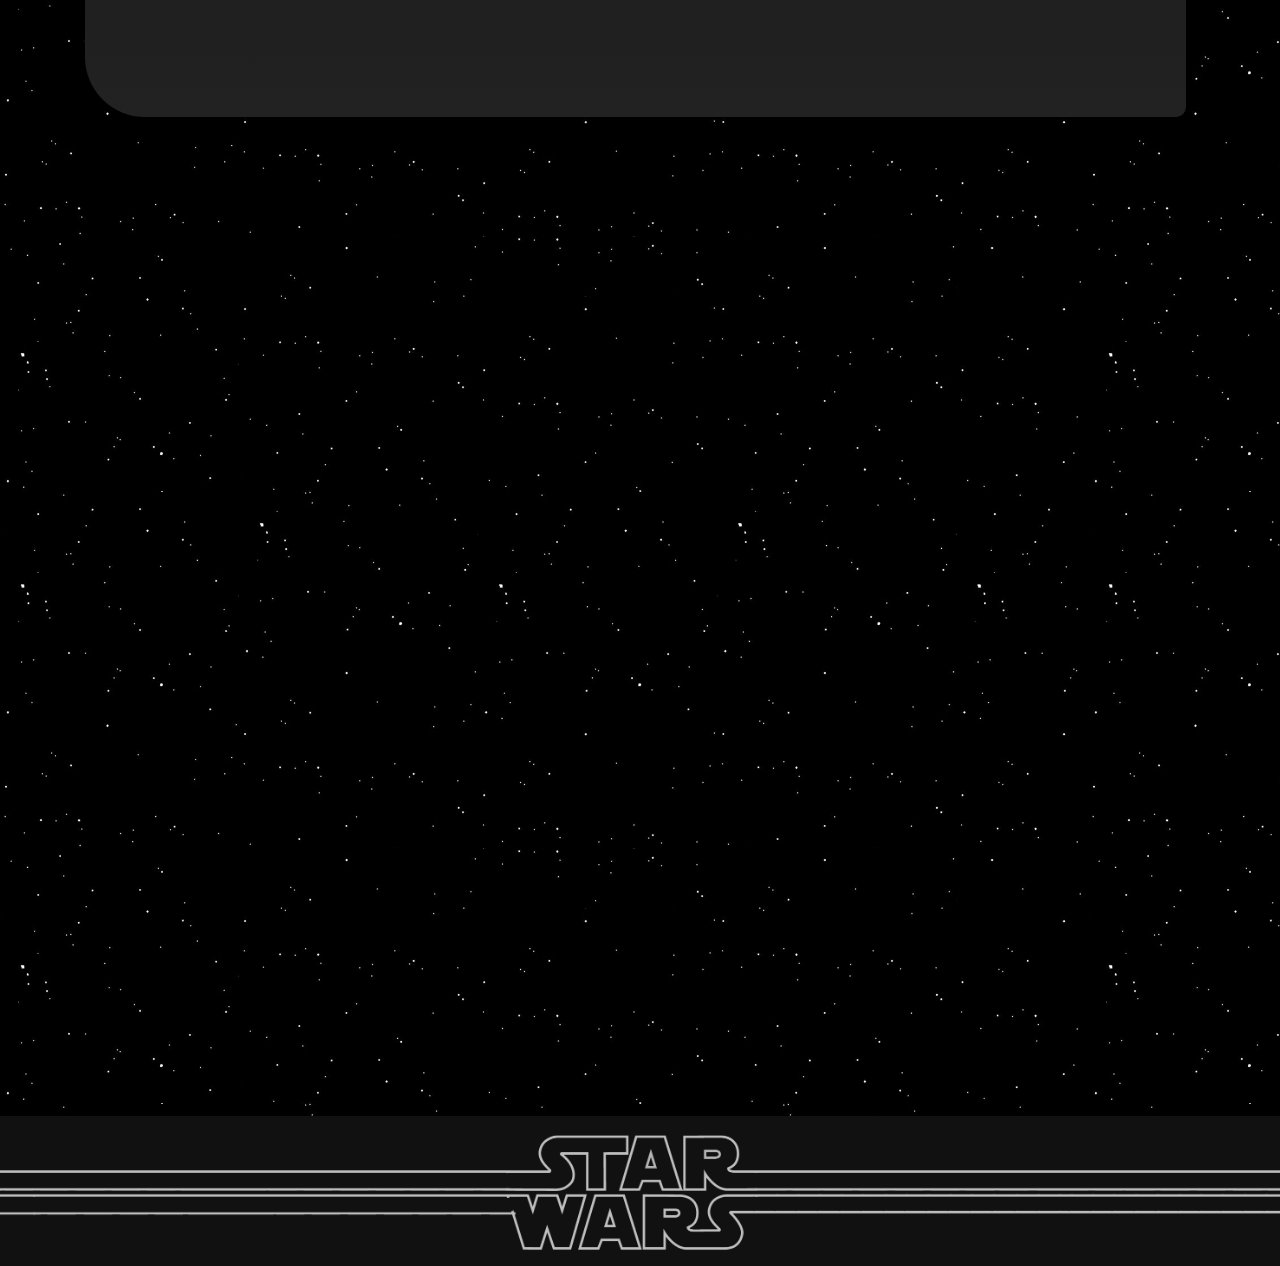
<file: index-imperio.html>
<!DOCTYPE html>
<html>
<head>
	<meta charset="utf-8">
	<meta name="viewport" content="width=device-width, initial-scale=1">
	<title>Star Wars</title>
	<link rel="stylesheet" type="text/css" href="css/style.css">
  <link rel="shortcut icon" href="./img/Darth Vader império.png" type="image/png">
	<link rel="stylesheet" href="https://cdn.jsdelivr.net/npm/bootstrap-icons@1.10.5/font/bootstrap-icons.css">
	<link rel="stylesheet" href="https://cdn.jsdelivr.net/npm/bootstrap@5.3.0-alpha3/dist/css/bootstrap.min.css">
  <link rel="stylesheet" href="https://maxcdn.bootstrapcdn.com/bootstrap/3.3.6/css/bootstrap.min.css">
</head>
<body>
    <style> @font-face{
		font-family: uni;
		src: url(Uni.otf);
		} </style>
     <style> @font-face{
      font-family: bebas;
      src: url(Bebas.otf);
      } </style>
      <div class="fundo">
        <div id="area-cabeçalho">
          
          <div class="logo">
            <a href="home-index.html">
              <img src="img/logo-removebg-preview.png" alt="imagem logo star wars">
            </a>
          </div>
          <div class="redes-cabeçalho">
            <a href="https://www.instagram.com/starwars/">
                <span class="icon_redes1"><i class="bi bi-instagram"></i></span>
            </a>
            <a href="https://www.facebook.com/StarWars.br/?brand_redir=169299103121699&locale=pt_BR">
                <span class="icon_redes2"><i class="bi bi-facebook"></i></span>
            </a>
            <a href="https://www.youtube.com/channel/UCZGYJFUizSax-yElQaFDp5Q">
                <span class="icon_redes3"><i class="bi bi-youtube"></i></span>
            </a>
            <a href="https://twitter.com/starwars">
                <span class="icon_redes4"><i class="bi bi-twitter"></i></span>
            </a>
          </div>
        </div>
        <!-- Adicionando o menu hambúrguer -->
        <div class="container-menu">
          <div class="hamburger">
          <div class="overlay"><i class="bi bi-x-lg"></i></div>
          <i class="bi bi-list"></i>
          </div>
             <aside class="sidebar">
                 <nav>
                     <ul class="menu">
                       <li class="menu-item-1"><a href="home-index.html" class="menu-link">Home</a></li>
                         <li class="menu-item"><a href="index-avaliações.html" class="menu-link">Avaliações</a></li>
                         <li class="menu-item"><a href="index-elenco-bastidores.html" class="menu-link">Elenco & Bastidores</a></li>
                         <li class="menu-item"><a href="teorias-e-curiosidades.html" class="menu-link">Teorias & Curiosidades</a></li>
                         <li class="menu-item"><a href="consulta-index.html" class="menu-link">ADM</a></li>
                         <!-- <li class="menu-item"><a href="validação.html" class="menu-link">Login</a></li> -->
                         <div class="redes-menu">
                          <a href="https://www.instagram.com/starwars/">
                            <span class="icon_redes1"><i class="bi bi-instagram"></i></span>
                        </a>
                        <a href="https://www.facebook.com/StarWars.br/?brand_redir=169299103121699&locale=pt_BR">
                            <span class="icon_redes2"><i class="bi bi-facebook"></i></span>
                        </a>
                        <a href="https://www.youtube.com/channel/UCZGYJFUizSax-yElQaFDp5Q">
                            <span class="icon_redes3"><i class="bi bi-youtube"></i></span>
                        </a>
                        <a href="https://twitter.com/starwars">
                            <span class="icon_redes4"><i class="bi bi-twitter"></i></span>
                        </a>
                         </div>
                     </ul>
                 </nav>
             </aside>
           </div>
  <div class="container">
    <!-- libras -->
    <div vw class="enabled">
      <div vw-access-button class="active"></div>
      <div vw-plugin-wrapper>
        <div class="vw-plugin-top-wrapper"></div>
      </div>
    </div>
    <script src="https://vlibras.gov.br/app/vlibras-plugin.js"></script>
    <script>
      new window.VLibras.Widget('https://vlibras.gov.br/app');
    </script>
    <!-- fim libras -->
        <div class="cabeçalho">
            <div id="carouselExampleFade" class="carousel slide" data-anime="bottom">
                <div class="carousel-inner1">
                  <div class="carousel-item active">
                    <a href="#">
                      <img src="img/imperio_galactico-removebg-preview (1).png" class="d-block w-100" alt="imagem imperio galactico ">
                  </a>
                  </div>
                  <div class="carousel-item">
                    <a href="index-separatista.html">
                      <img src="img/separatista-removebg-preview.png" class="d-block w-100" alt="imagem separatista ">
                    </a>
                  </div>
                  <div class="carousel-item">
                    <a href="index-velha-republica.html">
                      <img src="img/velha_republica_galatica-removebg-preview.png" class="d-block w-100" alt="imagem republica galactica">
                    </a>
                  </div>
                  <div class="carousel-item">
                    <a href="index-solnegro.html">
                      <img src="img/sol_negro-removebg-preview.png" class="d-block w-100" alt="imagem sol negro ">
                    </a>
                  </div>
                </div>
                <button class="carousel-control-prev" type="button" data-bs-target="#carouselExampleFade" data-bs-slide="prev">
                  <span class="carousel-control-prev-icon" aria-hidden="true"></span>
                  <span class="visually-hidden">Previous</span>
                </button>
                <button class="carousel-control-next" type="button" data-bs-target="#carouselExampleFade" data-bs-slide="next">
                  <span class="carousel-control-next-icon" aria-hidden="true"></span>
                  <span class="visually-hidden">Next</span>
                </button>
              </div>
              <!-- mexer daqui pra baixo -->
            <h1 class="titulo-aliança-3" data-anime="bottom">império galáctico</h1>
          </div>
          <div class="nome-aliança-borda">
            <h1 class="titulo-aliança-borda-3" data-anime="bottom">império galáctico</h1>
          </div>
          <h2 class="titulo-2" data-anime="bottom">O que é?</h2>
          <h4 class="sub-titulo-2" data-anime="bottom">O Império Galáctico, também conhecido como a Nova Ordem ou Primeiro Império Galáctico, era o governo que subiu ao poder ao fim das Guerras Clônicas, substituindo a República Galáctica.</h4>
              <div id="center">
                      <h1>Principais integrantes</h1>
                      <div id="carouselExampleIndicators" class="carousel slide" data-anime="bottom">
                          <div class="carousel-inner">
                            <div class="carousel-item active">
                              <img src="img/slide-personagens-darth.png" class="d-block w-100" alt="imagem personagens darth">
                              
                              <h2 class="titulo-slide">Darth<br>Sidious</h2>
                              <h4 class="sub-titulo-slide">Sheev Palpatine, também conhecido como Darth Sidious, foi um Humano sensível à Força que serviu como último Supremo Chanceler da República Galáctica e Imperador do Império Galáctico. Ele também foi um Lorde Negro dos Sith, um dos herdeiros da Regra de Dois de Darth Bane.</h4>
                             </div>
                            <div class="carousel-item">
                              <img src="img/slide-personagens-vader.png" class="d-block w-100" alt="imagem personagens vader">
                              
                              <h2 class="titulo-slide">Darth<br>Vader</h2>
                              <h4 class="sub-titulo-slide">Nascido como Anakin Skywalker, foi um lendário Cavaleiro Jedi que serviu a República Galáctica. Apesar de ter sido uma das pessoas mais importantes da Galáxia, Skywalker teve uma vida sofrida. Ele ingressou na Ordem Jedi, onde ele se tornou o Padawan de Obi-Wan Kenobi. Acreditavam que Skywalker era o Escolhido da profecia Jedi, aquele que traria equilíbrio à Força e destruiria os Sith. Entretanto, após anos lutando nas Guerras Clônicas, Anakin passou para o lado sombrio da Força, tornando-se aprendiz de Darth Sidious e assumindo o nome Darth Vader. </h4>
                            </div>
                            <div class="carousel-item">
                              <img src="img/slide-personagens-grand.png" class="d-block w-100" alt="imagem personagens grand">
                              
                              <h2 class="titulo-slide">Grand Moff<br>Tarkin</h2>
                              <h4 class="sub-titulo-slide">Wilhuff Tarkin foi um burocrata, oficial militar e político eriaduano, cuja carreira se estendeu dos últimos anos da República Galáctica até o reinado de seu estado sucessor, o Império Galáctico. Quando as Guerras Clônicas, uma guerra pan-galáctica entre a República e seu estado dissidente, a Confederação de Sistemas Independentes, começaram, ele se alistou na Marinha da República, tornando-se um oficial comissionado.</h4>
                            </div>
                            <div class="carousel-item">
                              <img src="img/slide-personagens-mas.png" class="d-block w-100" alt="imagem personagens mas ">
                              
                              <h2 class="titulo-slide">Grão-Vizir<br>Mas Amedda</h2>
                              <h4 class="sub-titulo-slide">Mas Amedda foi um político chagriano que serviu como grão-vizir do Império Galáctico após a proclamação da Nova Ordem no final das Guerras Clônicas, Amedda serviu como vice-presidente do Senado Galáctico da chancelaria de Finis Valorum para seu sucessor, Sheev Palpatine durante as décadas finais da República.</h4>
                            </div>
                            <div class="carousel-item">
                              <img src="img/slide-personagens-inquisitor.png" class="d-block w-100" alt="imagem personagens inquisitor ">
                              
                              <h2 class="titulo-slide">O grande<br>Inquisidor</h2>
                              <h4 class="sub-titulo-slide">O Grande Inquisidor, também conhecido simplesmente como O Inquisidor, foi o nome usado por um Pau'ano que detinha o título de Grande Inquisidor dos Inquisidores do Império Galáctico nos anos anteriores à Batalha de Yavin. O Inquisidor caçou e eliminou Jedi que haviam sobrevivido à destruição da sua Ordem. Treinado nos caminhos da Força por Darth Vader, ele tinha a tarefa de converter ou destruir crianças sensíveis à Força.</h4>
                            </div>
                            <div class="carousel-item">
                              <img src="img/slide-personagens-storm.png" class="d-block w-100" alt="imagem personagens storm">
                              
                              <h2 class="titulo-slide">Stormtroopers</h2>
                              <h4 class="sub-titulo-slide">eram as tropas de choque de elite do Império Galáctico, e faziam parte do Corpo de Stormtroopers, um ramo militar independente que operava sob o Exército Imperial.  Além da tropa variante padrão, várias unidades especializadas, como batedores e snowtroopers, compunham as fileiras do corpo. Os stormtroopers serviram como lembretes do poder absoluto do Império. Além disso, os stormtroopers serviriam com a infantaria regular para impor o domínio opressivo sobre a galáxia.</h4>
                            </div>
                          <button class="carousel-control-prev" type="button" data-bs-target="#carouselExampleIndicators" data-bs-slide="prev">
                            <span class="carousel-control-prev-icon" aria-hidden="true"></span>
                            <span class="visually-hidden">Previous</span>
                          </button>
                          <button class="carousel-control-next" type="button" data-bs-target="#carouselExampleIndicators" data-bs-slide="next">
                            <span class="carousel-control-next-icon" aria-hidden="true"></span>
                            <span class="visually-hidden">Next</span>
                          </button>
                        </div>
                </div>
            </div>
			<script src="https://cdn.jsdelivr.net/npm/bootstrap@5.3.0-alpha3/dist/js/bootstrap.bundle.min.js" integrity="sha384-ENjdO4Dr2bkBIFxQpeoTz1HIcje39Wm4jDKdf19U8gI4ddQ3GYNS7NTKfAdVQSZe" crossorigin="anonymous"></script>
      <h2 class="titulo-2" data-anime="left">onde a aliança apareceu na saga?</h2>
          <h4 class="sub-titulo-2" data-anime="left">
             <div class="scroll">
          <section class="section section-1"> 
            <li>Rogue One: Uma História Star Wars <br>
            <li>A Armadilha do Inquisidor <br>
            <li>A Missão do Contrabandista: Uma Aventura de Han Solo e Chewbacca<br>
            <li>Star Wars: Galactic Defense <br>
            <li>Star Wars Episódio III: A Vingança dos Sith <br>
            <li>Star Wars: Kanan <br>
            <li>Estrelas Perdidas <br>
            <li>Orientation <br>
            <li>Lordes dos Sith <br>
            <li>Tarkin <br>
            <li>Um Novo Amanhecer <br>
            <li>Star Wars Rebels: Ghost Raid <br>
            <li>Imperial Registration Program <br>
            <li>Wookiee Revolt Quelled on Kashyyyk <br>
            <li>Lothal Jobless Rates Hit All-time Low <br>
            <li>Controversial Statue Finally Destroyed <br>
            <li>Rise in Citizen Reporting Results in Captured Criminals <br>
            <li>Empire Ensures New Affordable Housing on Lothal <br>
            <li>Famed Imperial Pilot Moves to Lothal <br>
            <li>Journalists Across Galaxy Join Press Corps <br>
            <li>Unauthorized Mining Operation Halted <br>
            <li>Community Leaders Discuss Capital City Improvements <br>
            <li>Mas Amedda receives Governor Arihnda Pryce for Lothal report <br>
            <li>Servants of the Empire: Edge of the Galaxy <br>
            <li>Star Wars Rebels: "The Machine in the Ghost" <br>
            <li>Star Wars Rebels: "Art Attack" <br>
            <li>Star Wars Rebels: "Entanglement" <br>
            <li>Zeb to the Rescue <br>
            <li>Ezra's Gamble <br>
            <li>Star Wars Rebels: "Property of Ezra Bridger" <br>
            <li>Rise of the Rebels <br>
            <li>Star Wars Rebels: A Fagulha de Uma Rebelião <br>
            <li>The Rebellion Begins <br>
            <li>Star Wars Rebels: "Droids in Distress" <br>
            <li>Star Wars Rebels: "Fighter Flight" <br>
            <li>Star Wars Rebels: "Rise of the Old Masters" <br>
            <li>Star Wars Rebels: "Breaking Ranks" <br>
            <li>Star Wars Rebels: "Out of Darkness" <br>
            <li>Star Wars Rebels: "Empire Day" <br>
            <li>Star Wars Rebels: "Gathering Forces" <br>
            <li>Star Wars Rebels: "Path of the Jedi" <br>
            <li>Star Wars Rebels: "Idiot's Array" <br>
            <li>Star Wars Rebels: "Vision of Hope" <br>
            <li>Star Wars Rebels: "Call to Action" <br>
            <li>Star Wars Rebels: "Rebel Resolve" <br>
            <li>Star Wars Episódio IV: Uma Nova Esperança <br>
            <li>A New Hope Read-Along Storybook and CD <br>
            <li>Escape from Darth Vader <br>
            <li>The Adventures of Luke Skywalker, Jedi Knight <br>
            <li>Star Wars: Battlefront <br>
            <li>"One Thousand Levels Down"—Star Wars Insider 151 <br>
            <li>Star Wars 1: Skywalker Ataca, Parte I <br>
            <li>Star Wars 2: Skywalker Ataca, Parte II <br>
            <li>Star Wars: Darth Vader <br>
            <li>Darth Vader 1: Vader <br>
            <li>Darth Vader 2: Vader, Parte II <br>
            <li>Darth Vader 3: Vader, Parte III <br>
            <li>Star Wars: Commander <br>
            <li>Herdeiro do Jedi <br>
            <li>Star Wars Episódio V: O Império Contra-Ataca <br>
            <li>Star Wars Episódio VI: O Retorno de Jedi <br>
            <li>Star Wars Insider 149–150 <br>
            <li>Império Despedaçado, Parte I <br>
            <li>Império Despedaçado, Parte II <br>
            <li>Império Despedaçado, Parte III <br>
            <li>Império Despedaçado, Parte IV <br>
            <li>Star Wars (2020) 1 <br>
            <li>Star Wars (2020) 2 <br>
            <li>Star Wars (2020) 3 <br>
            <li>Star Wars (2020) 4 <br>
            <li>The Mandalorian: "Capítulo 3: The Sin"<br>
            <li>Obi-Wan Kenobi: "Obi-Wan Kenobi: Parte I"<br>
            <li>Star Wars Bad Batch Star Wars: The Bad Batch: "Saída às Pressas"<br>
            <li>Star Wars Bad Batch Star Wars: The Bad Batch: "Substitutos"<br>
            <li>Star Wars Bad Batch Star Wars: The Bad Batch: "Encurralados"<br>
            <li>Star Wars Bad Batch Star Wars: The Bad Batch: "Desmontagem"<br>
            <li>Star Wars Bad Batch Star Wars: The Bad Batch: "Reunião"
            </section>
          </div>
      </h4>
      <h2 class="titulo-3" data-anime="bottom">que a força esteja com você!</h2>
  </div>
        <footer>
			
		    </footer>
        <script src="js/animação-texto.js"></script>
</body>
</div>
<script src="js/script.js"></script>
</html>
</file>
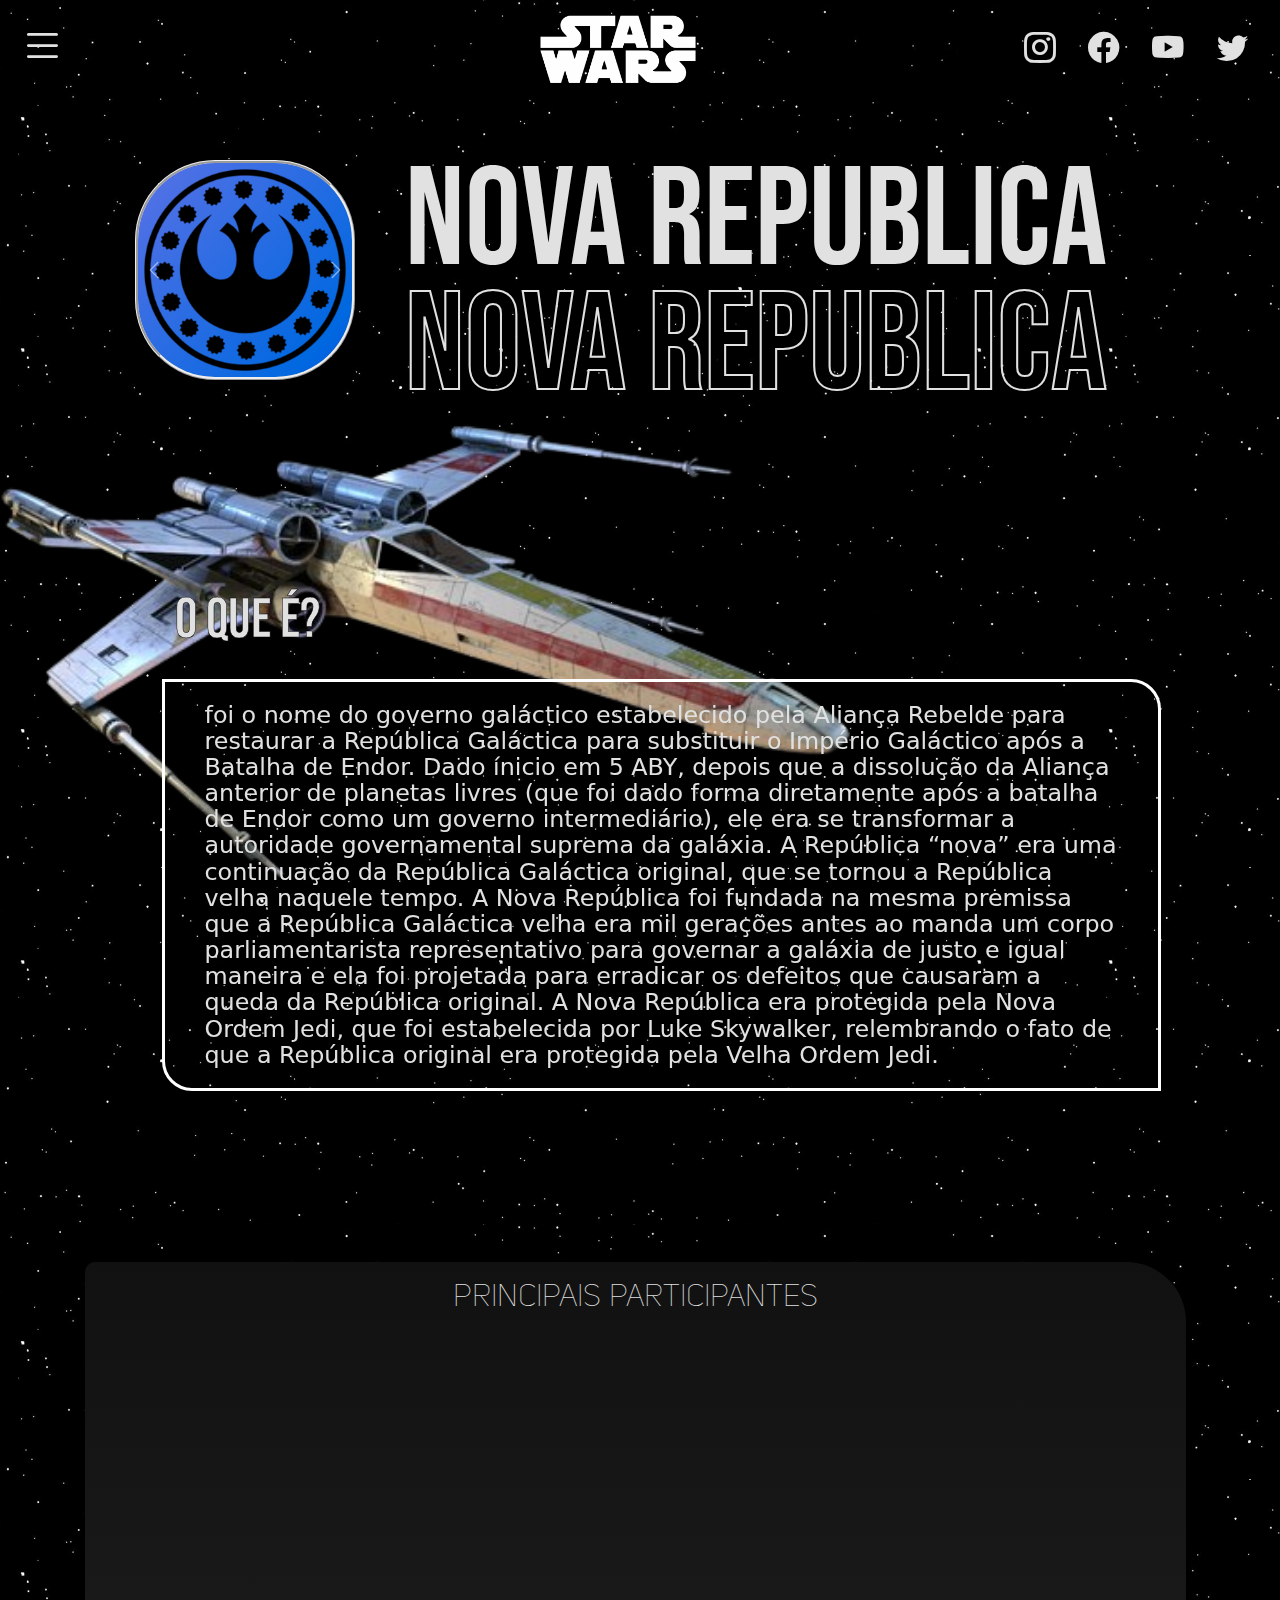
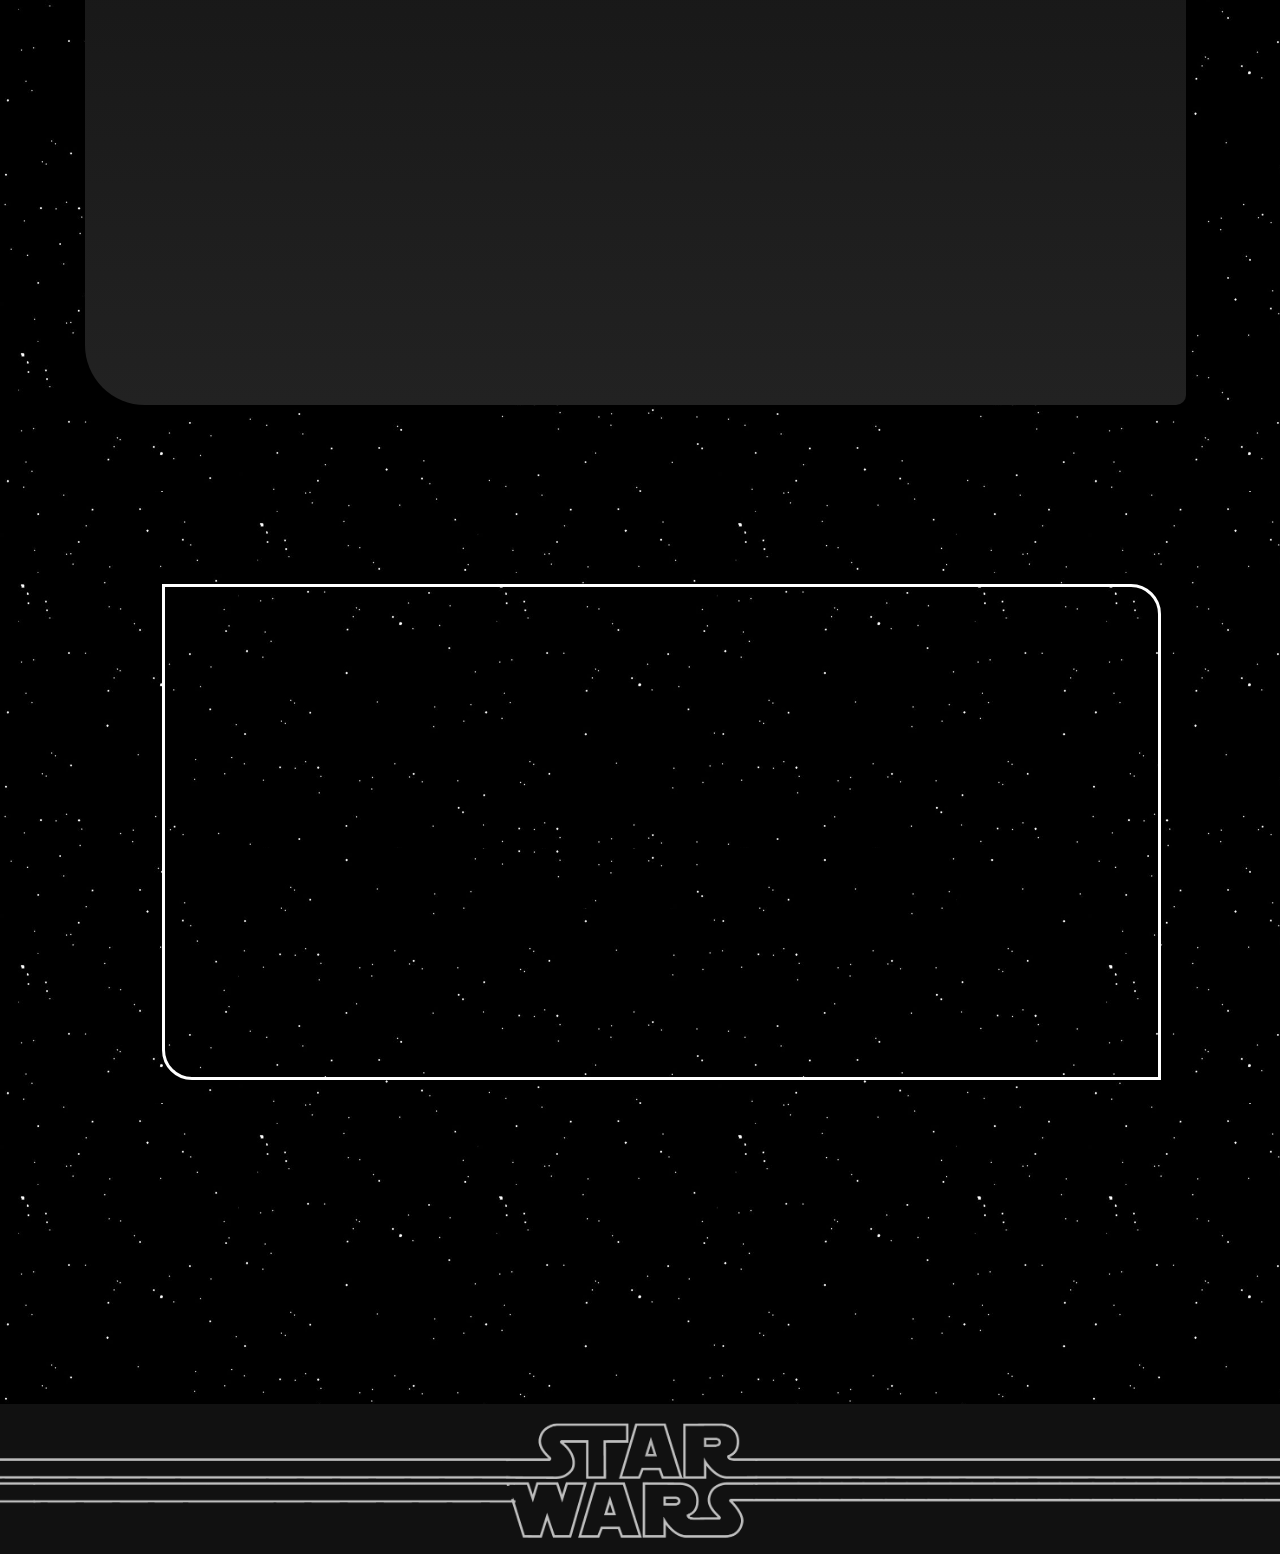
<file: index-nova-republica.html>
<!DOCTYPE html>
<html>
<head>
	<meta charset="utf-8">
	<meta name="viewport" content="width=device-width, initial-scale=1">
	<title>Star Wars</title>
	<link rel="stylesheet" type="text/css" href="css/style.css">
  <link rel="shortcut icon" href="./img/nova republica galatica.png" type="image/png">
	<link rel="stylesheet" href="https://cdn.jsdelivr.net/npm/bootstrap-icons@1.10.5/font/bootstrap-icons.css">
	<link rel="stylesheet" href="https://cdn.jsdelivr.net/npm/bootstrap@5.3.0-alpha3/dist/css/bootstrap.min.css">
  <link rel="stylesheet" href="https://maxcdn.bootstrapcdn.com/bootstrap/3.3.6/css/bootstrap.min.css">
</head>
<body>
    <style> @font-face{
		font-family: uni;
		src: url(Uni.otf);
		} </style>
     <style> @font-face{
      font-family: bebas;
      src: url(Bebas.otf);
      } </style>
      <div class="fundo-1">
        <div id="area-cabeçalho">
          
          <div class="logo">
            <a href="home-index.html">
              <img src="img/logo-removebg-preview.png" alt="imagem logo star wars">
            </a>
          </div>
          <div class="redes-cabeçalho">
            <a href="https://www.instagram.com/starwars/">
                <span class="icon_redes1"><i class="bi bi-instagram"></i></span>
            </a>
            <a href="https://www.facebook.com/StarWars.br/?brand_redir=169299103121699&locale=pt_BR">
                <span class="icon_redes2"><i class="bi bi-facebook"></i></span>
            </a>
            <a href="https://www.youtube.com/channel/UCZGYJFUizSax-yElQaFDp5Q">
                <span class="icon_redes3"><i class="bi bi-youtube"></i></span>
            </a>
            <a href="https://twitter.com/starwars">
                <span class="icon_redes4"><i class="bi bi-twitter"></i></span>
            </a>
          </div>
        </div>
        <!-- Adicionando o menu hambúrguer -->
        <div class="container-menu">
          <div class="hamburger">
          <div class="overlay"><i class="bi bi-x-lg"></i></div>
          <i class="bi bi-list"></i>
          </div>
             <aside class="sidebar">
                 <nav>
                     <ul class="menu">
                       <li class="menu-item-1"><a href="home-index.html" class="menu-link">Home</a></li>
                         <li class="menu-item"><a href="index-avaliações.html" class="menu-link">Avaliações</a></li>
                         <li class="menu-item"><a href="index-elenco-bastidores.html" class="menu-link">Elenco & Bastidores</a></li>
                         <li class="menu-item"><a href="teorias-e-curiosidades.html" class="menu-link">Teorias & Curiosidades</a></li>
                         <li class="menu-item"><a href="consulta-index.html" class="menu-link">ADM</a></li>
                         <!-- <li class="menu-item"><a href="validação.html" class="menu-link">Login</a></li> -->
                         <div class="redes-menu">
                          <a href="https://www.instagram.com/starwars/">
                            <span class="icon_redes1"><i class="bi bi-instagram"></i></span>
                        </a>
                        <a href="https://www.facebook.com/StarWars.br/?brand_redir=169299103121699&locale=pt_BR">
                            <span class="icon_redes2"><i class="bi bi-facebook"></i></span>
                        </a>
                        <a href="https://www.youtube.com/channel/UCZGYJFUizSax-yElQaFDp5Q">
                            <span class="icon_redes3"><i class="bi bi-youtube"></i></span>
                        </a>
                        <a href="https://twitter.com/starwars">
                            <span class="icon_redes4"><i class="bi bi-twitter"></i></span>
                        </a>
                         </div>
                     </ul>
                 </nav>
             </aside>
           </div>
  <div class="container">
    <!-- libras -->
    <div vw class="enabled">
      <div vw-access-button class="active"></div>
      <div vw-plugin-wrapper>
        <div class="vw-plugin-top-wrapper"></div>
      </div>
    </div>
    <script src="https://vlibras.gov.br/app/vlibras-plugin.js"></script>
    <script>
      new window.VLibras.Widget('https://vlibras.gov.br/app');
    </script>
    <!-- fim libras -->
        <div class="cabeçalho">
          <div id="carouselExample" class="carousel slide" data-anime="right">
            <div class="carousel-inner1">
              <div class="carousel-item">
                <a href="index-rebeldes.html">
                  <img src="img/rebelde-removebg-preview.png" class="d-block w-100" alt="imagem rebelde">
                </a>
              </div>
              <div class="carousel-item">
                <a href="index-ordem-jedi.html">
                  <img src="img/ordem_jedi-removebg-preview.png" class="d-block w-100" alt="imagem ordem jedi">
                </a>
              </div>
              <div class="carousel-item active">
                <a href="index-nova-republica.html">
                  <img src="img/nova republica galatica.png" class="d-block w-100" alt="imagem nova republica galactica">
                </a>
              </div>
            <div class="carousel-item">
              <a href="index-republica-galactica.html">
                <img src="img/republica galactica.png" class="d-block w-100" alt="Imagem Replublica Galactica">
              </a>
            </div>
            </div>
            <button class="carousel-control-prev" type="button" data-bs-target="#carouselExample" data-bs-slide="prev">
              <span class="carousel-control-prev-icon" aria-hidden="true"></span>
              <span class="visually-hidden">Previous</span>
            </button>
            <button class="carousel-control-next" type="button" data-bs-target="#carouselExample" data-bs-slide="next">
              <span class="carousel-control-next-icon" aria-hidden="true"></span>
              <span class="visually-hidden">Next</span>
            </button>
          </div>
            <h1 class="titulo-aliança-1" data-anime="bottom">nova republica</h1>
          </div>
          <div class="nome-aliança-borda">
            <h1 class="titulo-aliança-borda-1" data-anime="bottom">nova republica</h1>
          </div>
          <h2 class="titulo-2" data-anime="bottom">O que é?</h2>
          <h4 class="sub-titulo-2" data-anime="bottom">foi o nome do governo galáctico estabelecido pela Aliança Rebelde para
             restaurar a República Galáctica para substituir o Império Galáctico após a Batalha de Endor.
              Dado ínicio em 5 ABY, depois que a dissolução da Aliança anterior de planetas livres 
              (que foi dado forma diretamente após a batalha de Endor como um governo intermediário), 
              ele era se transformar a autoridade governamental suprema da galáxia. A República “nova”
              era uma continuação da República Galáctica original, que se tornou a República velha 
              naquele tempo. A Nova República foi fundada na mesma premissa que a República Galáctica 
              velha era mil gerações antes ao manda um corpo parliamentarista representativo para 
              governar a galáxia de justo e igual maneira e ela foi projetada para erradicar os defeitos
              que causaram a queda da República original. A Nova República era protegida pela Nova 
              Ordem Jedi, que foi estabelecida por Luke Skywalker, relembrando o fato de que a República
              original era protegida pela Velha Ordem Jedi.</h4>
              <div id="center">
                      <h1>Principais participantes</h1>
                   <!-- Mundos do Núcleo
                        Chandrila [1]
                        Orla Média
                        Gan Moradir [1]
                        Territórios da Orla Exterior
                        Akiva [1] -->
                      <div id="carouselExampleIndicators" class="carousel slide" data-anime="bottom">
                          
                          <div class="carousel-inner">
                            <div class="carousel-item active">
                              <img src="img/slide-personagens-chandrila.png" class="d-block w-100" alt="imagem personagens chandrila">
                              
                              <h2 class="titulo-slide-1"><br>chandrila</h2>
                              <h4 class="sub-titulo-slide-1">era um planeta nos Mundos do Núcleo da galáxia. A humana do sexo feminino, Mon Mothma veio de Chandrila, e representou o seu planeta no Senado da República Galáctica. Após a Batalha de Endor, Chandrila se tornou a capital da Nova República e sede do Senado Galático recém-formado. Ele não era permanente, a República escolheu rodar o mundo capital em torno de eleições.</h4>
                             </div>
                            <div class="carousel-item">
                              <img src="img/slide-personagens-orla-media.png" class="d-block w-100" alt="imagem personagens orla media">
                              
                              <h2 class="titulo-slide-1"><br>orla média</h2>
                              <h4 class="sub-titulo-slide-1">também conhecida como Orla-Média, Sistemas Médios ou Territórios da Orla Média, foi uma região da galáxia que estava localizada entre a Região de Expansão e os Territórios da Orla Exterior. Com menos recursos naturais—portanto, uma população menor—do que muitas regiões vizinhas, a Orla Média era um território em que os seus residentes trabalhavam duro pelo por tudo que eles possuíam. Alguns planetas construíram impressionantes economias, e invasores piratas muitas vezes se escondiam nos espaços relativamente inexplorados longe de rotas comerciais importantes.</h4>
                            </div>
                            <div class="carousel-item">
                              <img src="img/slide-personagens-utapau.png" class="d-block w-100" alt="imagem personagens utapau">
                              
                              <h2 class="titulo-slide-1"><br>Utapau</h2>
                              <h4 class="sub-titulo-slide-1">foi um árido semidouro mundial no Sistema Utapau do Setor Tarabba nos territórios da orla exterior. Utapau foi a terra natal dos Pau'anos e Utais, mais conhecidos com Utapauanos. Estás espécies viveram nos buracos gigantes que estavam espalhados pelo Planeta que tinha uma vegetação fechada.</h4>
                            </div>
                            <div class="carousel-item">
                              <img src="img/slide-personagens-orla-exterior.png" class="d-block w-100" alt="imagem personagens orla exterior">
                              
                              <h2 class="titulo-slide-1"><br>Orla Exterior</h2>
                              <h4 class="sub-titulo-slide-1">também conhecidos como Orla Exterior ou Sistemas Exteriores, eram uma região esparsamente populada da galáxia localizada fora da Orla Média e antes do Espaço Selvagem e das Regiões Desconhecidas. A maior região da galáxia, a Orla Exterior era o lar de diversos mundos e planetas primitivos.</h4>
                            </div>
                            <div class="carousel-item">
                              <img src="img/slide-personagens-akiva.png" class="d-block w-100" alt="imagem personagens akiva">
                              
                              <h2 class="titulo-slide-1"><br>Akiva</h2>
                              <h4 class="sub-titulo-slide-1">era um planeta localizado nos Orla Exterior. Sua principal cidade era Myrra. O planeta sempre foi um local de atividades criminais, locais de Governadores tiranos e corruptos, sindicatos que disputam recursos e um mercado negro já bem estabelecido. Em Akiva, o Conselho do Futuro Imperial se reuniu para definir o futuro do Império Galáctico após a Batalha de Endor.</h4>
                            </div>
                          <button class="carousel-control-prev" type="button" data-bs-target="#carouselExampleIndicators" data-bs-slide="prev">
                            <span class="carousel-control-prev-icon" aria-hidden="true"></span>
                            <span class="visually-hidden">Previous</span>
                          </button>
                          <button class="carousel-control-next" type="button" data-bs-target="#carouselExampleIndicators" data-bs-slide="next">
                            <span class="carousel-control-next-icon" aria-hidden="true"></span>
                            <span class="visually-hidden">Next</span>
                          </button>
                        </div>
                </div>
            </div>
			<script src="https://cdn.jsdelivr.net/npm/bootstrap@5.3.0-alpha3/dist/js/bootstrap.bundle.min.js" integrity="sha384-ENjdO4Dr2bkBIFxQpeoTz1HIcje39Wm4jDKdf19U8gI4ddQ3GYNS7NTKfAdVQSZe" crossorigin="anonymous"></script>
      <h2 class="titulo-2" data-anime="left">onde a aliança apareceu na saga?</h2>
          <h4 class="sub-titulo-2">
            <div class="scroll">
                <section class="section section-1" data-anime="left">
                  <li>Star Wars: Império Despedaçado, Parte II (apenas menção) <br>
                  <li>Star Wars: Império Despedaçado, Parte III (Mencionada apenas no texto de abertura)<br>
                  <li>Marcas da Guerra (primeira aparição, simultaneamente com Estrelas Perdidas)<br>
                  <li>Estrelas Perdidas (primeira aparição, simultaneamente com Marcas da Guerra)<br>
                  <li>Marcas da Guerra: Dívida de Honra<br>
                  <li>"Blade Squadron: Kuat"—Star Wars Insider 168<br>
                  <li>Blade Squadron: Jakku<br>
                  <li>Star Wars Battlefront<br>
                  <li>Legado de Sangue<br>
                  <li>"The Perfect Weapon" (apenas menção)<br>
                  <li>"Bait"—Star Wars Insider 162 (apenas menção)<br>
                  <li>Before the Awakening<br>
                  <li> Star Wars: Poe Dameron 1: Black Squadron, Parte I (Mencionada apenas no texto de abertura)<br>
                  <li>Star Wars: Poe Dameron 2: Black Squadron, Parte II (apenas menção)<br>
                  <li>Star Wars: Poe Dameron 3: Black Squadron, Parte III (apenas menção)<br>
                  <li>Star Wars: Poe Dameron 4: Lockdown, Parte I (apenas menção)<br>
                  <li>Star Wars: Poe Dameron 5: Lockdown, Parte II (apenas menção)<br>
                  <li>Star Wars Episódio VII: O Despertar da Força<br>
                  <li>Star Wars: The Force Awakens romance<br>
                  <li>Star Wars: The Force Awakens: A Junior Novel<br>
                  <li>Star Wars: O Despertar da Força, Parte II (apenas menção)<br>
                  <li>Star Wars: O Despertar da Força, Parte III (apenas menção)<br>
                  <li>Star Wars Episódio VIII: Os Últimos Jedi (Romance) (apenas menção)<br>
                  <li> The Mandalorian – "Capítulo 3: The Sin"</li>
                </section>
            </div>
            <h2 class="titulo-3" data-anime="bottom">que a força esteja com você!</h2>
  </div>
        <footer>
			
		</footer>
    <script src="js/animação-texto.js"></script>
</body>
<script src="js/script.js"></script>
</html>
</file>
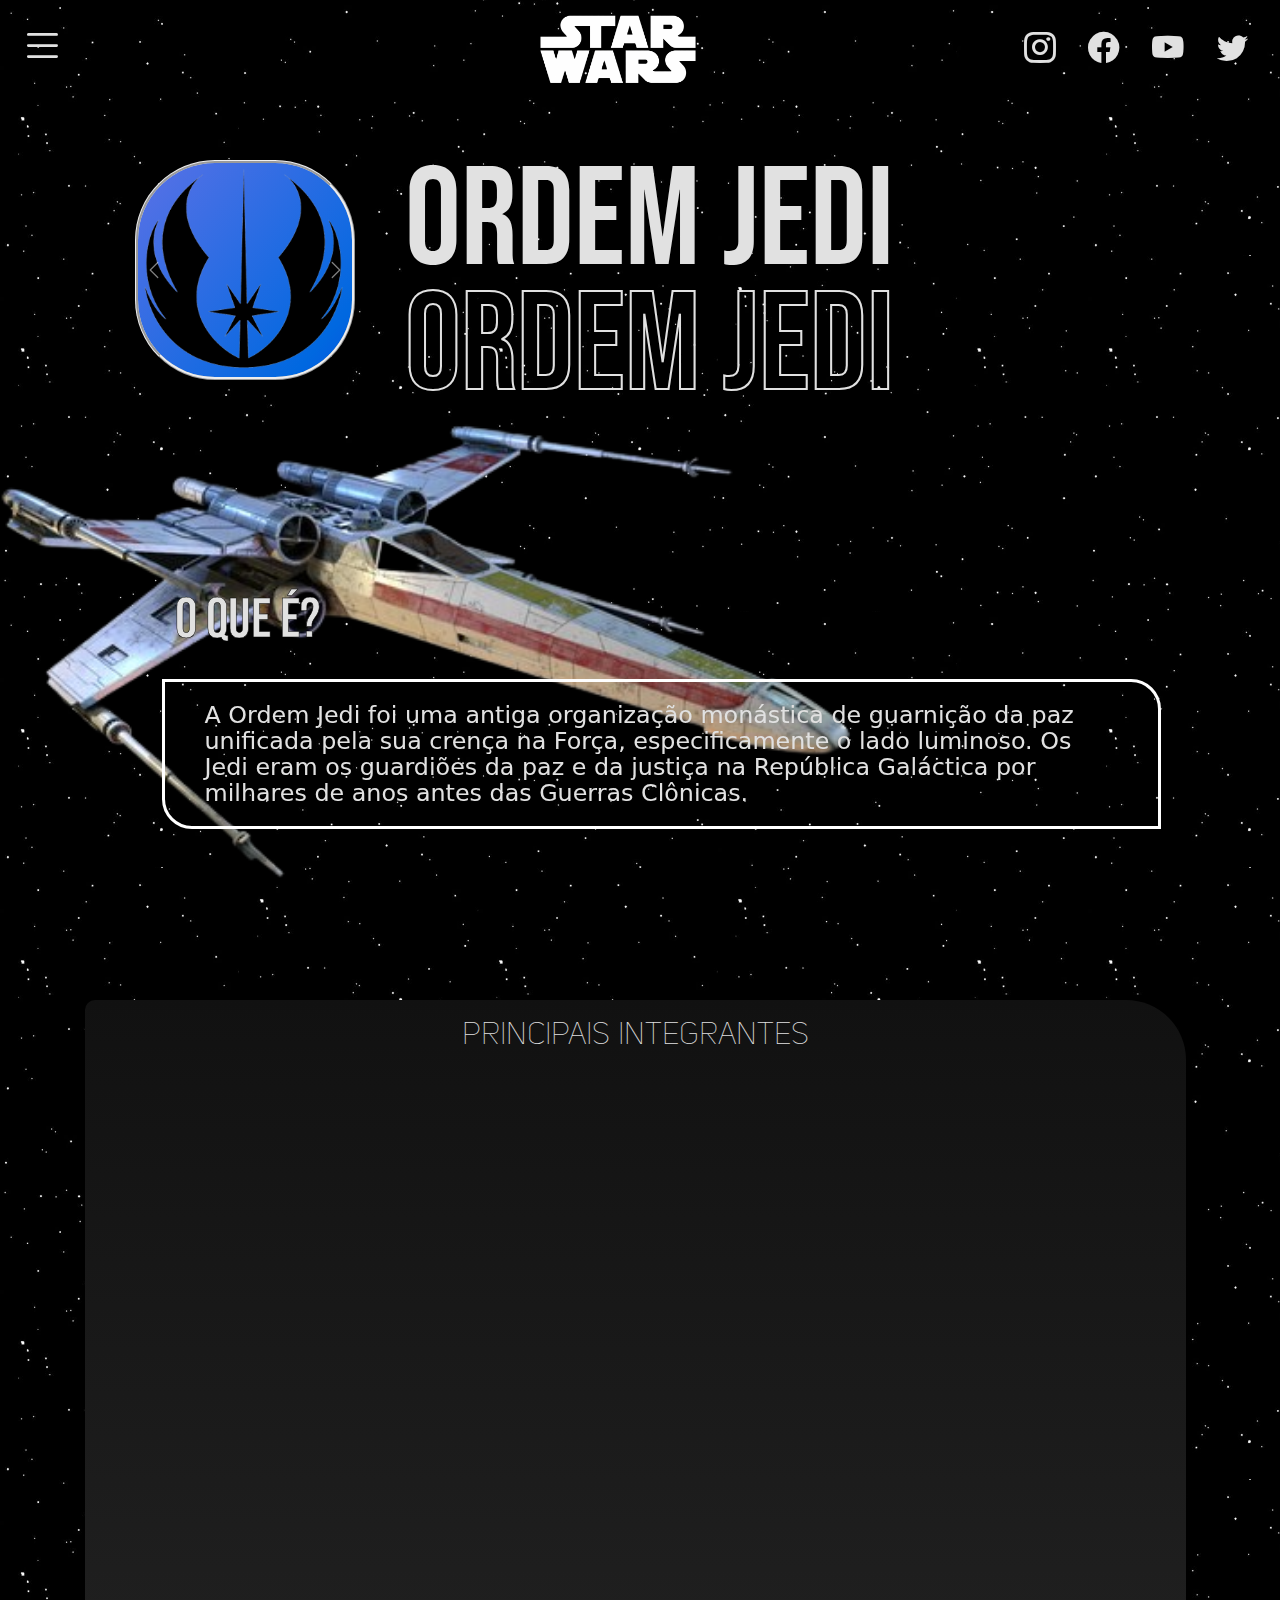
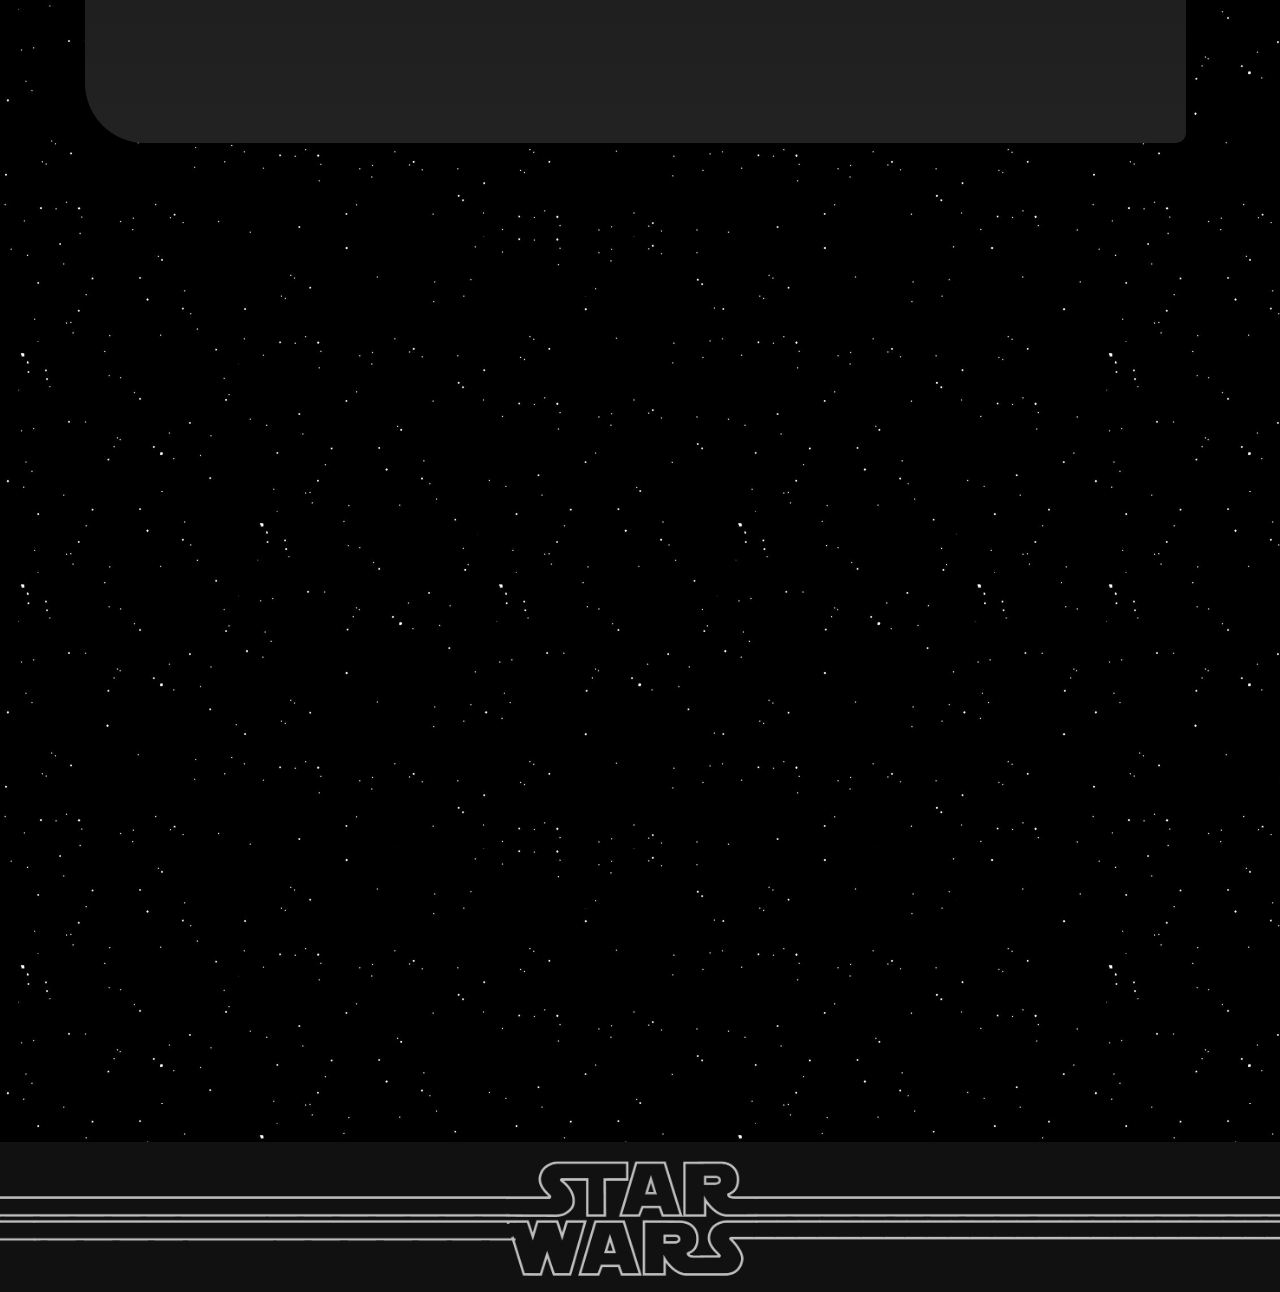
<file: index-ordem-jedi.html>
<!DOCTYPE html>
<html>
<head>
	<meta charset="utf-8">
	<meta name="viewport" content="width=device-width, initial-scale=1">
	<title>Star Wars</title>
	<link rel="stylesheet" type="text/css" href="css/style.css">
  <link rel="shortcut icon" href="./img/ordem_jedi-removebg-preview.png" type="image/png">
	<link rel="stylesheet" href="https://cdn.jsdelivr.net/npm/bootstrap-icons@1.10.5/font/bootstrap-icons.css">
	<link rel="stylesheet" href="https://cdn.jsdelivr.net/npm/bootstrap@5.3.0-alpha3/dist/css/bootstrap.min.css">
  <link rel="stylesheet" href="https://maxcdn.bootstrapcdn.com/bootstrap/3.3.6/css/bootstrap.min.css">
</head>
<body>
    <style> @font-face{
		font-family: uni;
		src: url(Uni.otf);
		} </style>
     <style> @font-face{
      font-family: bebas;
      src: url(Bebas.otf);
      } </style>
      <div class="fundo-1">
        <div id="area-cabeçalho">
          
          <div class="logo">
            <a href="home-index.html">
              <img src="img/logo-removebg-preview.png" alt="imagem logo star wars">
            </a>
          </div>
          <div class="redes-cabeçalho">
            <a href="https://www.instagram.com/starwars/">
                <span class="icon_redes1"><i class="bi bi-instagram"></i></span>
            </a>
            <a href="https://www.facebook.com/StarWars.br/?brand_redir=169299103121699&locale=pt_BR">
                <span class="icon_redes2"><i class="bi bi-facebook"></i></span>
            </a>
            <a href="https://www.youtube.com/channel/UCZGYJFUizSax-yElQaFDp5Q">
                <span class="icon_redes3"><i class="bi bi-youtube"></i></span>
            </a>
            <a href="https://twitter.com/starwars">
                <span class="icon_redes4"><i class="bi bi-twitter"></i></span>
            </a>
          </div>
        </div>
        <!-- Adicionando o menu hambúrguer -->
        <div class="container-menu">
          <div class="hamburger">
          <div class="overlay"><i class="bi bi-x-lg"></i></div>
          <i class="bi bi-list"></i>
          </div>
             <aside class="sidebar">
                 <nav>
                     <ul class="menu">
                       <li class="menu-item-1"><a href="home-index.html" class="menu-link">Home</a></li>
                         <li class="menu-item"><a href="index-avaliações.html" class="menu-link">Avaliações</a></li>
                         <li class="menu-item"><a href="index-elenco-bastidores.html" class="menu-link">Elenco & Bastidores</a></li>
                         <li class="menu-item"><a href="teorias-e-curiosidades.html" class="menu-link">Teorias & Curiosidades</a></li>
                         <li class="menu-item"><a href="consulta-index.html" class="menu-link">ADM</a></li>
                         <!-- <li class="menu-item"><a href="validação.html" class="menu-link">Login</a></li> -->
                         <div class="redes-menu">
                          <a href="https://www.instagram.com/starwars/">
                            <span class="icon_redes1"><i class="bi bi-instagram"></i></span>
                        </a>
                        <a href="https://www.facebook.com/StarWars.br/?brand_redir=169299103121699&locale=pt_BR">
                            <span class="icon_redes2"><i class="bi bi-facebook"></i></span>
                        </a>
                        <a href="https://www.youtube.com/channel/UCZGYJFUizSax-yElQaFDp5Q">
                            <span class="icon_redes3"><i class="bi bi-youtube"></i></span>
                        </a>
                        <a href="https://twitter.com/starwars">
                            <span class="icon_redes4"><i class="bi bi-twitter"></i></span>
                        </a>
                         </div>
                     </ul>
                 </nav>
             </aside>
           </div>
  <div class="container">
    <!-- libras -->
    <div vw class="enabled">
      <div vw-access-button class="active"></div>
      <div vw-plugin-wrapper>
        <div class="vw-plugin-top-wrapper"></div>
      </div>
    </div>
    <script src="https://vlibras.gov.br/app/vlibras-plugin.js"></script>
    <script>
      new window.VLibras.Widget('https://vlibras.gov.br/app');
    </script>
    <!-- fim libras -->
        <div class="cabeçalho">
          <div id="carouselExample" class="carousel slide" data-anime="right">
            <div class="carousel-inner1">
              <div class="carousel-item">
                <a href="index-rebeldes.html">
                  <img src="img/rebelde-removebg-preview.png" class="d-block w-100" alt="imagem rebelde">
                </a>
              </div>
              <div class="carousel-item active">
                <a href="index-ordem-jedi.html">
                  <img src="img/ordem_jedi-removebg-preview.png" class="d-block w-100" alt="imagem ordem jedi">
                </a>
              </div>
              <div class="carousel-item">
                <a href="index-nova-republica.html">
                  <img src="img/nova republica galatica.png" class="d-block w-100" alt="imagem nova republica galactica">
                </a>
              </div>
            <div class="carousel-item">
              <a href="index-republica-galactica.html">
                <img src="img/republica galactica.png" class="d-block w-100" alt="Imagem Replublica Galactica">
              </a>
            </div>
            </div>
            <button class="carousel-control-prev" type="button" data-bs-target="#carouselExample" data-bs-slide="prev">
              <span class="carousel-control-prev-icon" aria-hidden="true"></span>
              <span class="visually-hidden">Previous</span>
            </button>
            <button class="carousel-control-next" type="button" data-bs-target="#carouselExample" data-bs-slide="next">
              <span class="carousel-control-next-icon" aria-hidden="true"></span>
              <span class="visually-hidden">Next</span>
            </button>
          </div>
            <h1 class="titulo-aliança-2" data-anime="bottom">ordem Jedi</h1>
        </div>
          <div class="nome-aliança-borda">
            <h1 class="titulo-aliança-borda-2" data-anime="bottom">ordem Jedi</h1>
          </div>
          <h2 class="titulo-2" data-anime="bottom">O que é?</h2>
          <h4 class="sub-titulo-2" data-anime="bottom">A Ordem Jedi foi uma antiga organização monástica de guarnição da paz unificada pela sua crença na Força, especificamente o lado luminoso. Os Jedi eram os guardiões da paz e da justiça na República Galáctica por milhares de anos antes das Guerras Clônicas.</h4>
              <div id="center">
                      <h1>Principais integrantes</h1>
                      <div id="carouselExampleIndicators" class="carousel slide" data-anime="bottom">
                          
                          <div class="carousel-inner">
                            <div class="carousel-item active">
                              <img src="img/slide-personagens-arca.png" class="d-block w-100" alt="imagem personagens arca">
                              
                              <h2 class="titulo-slide-1">Arca<br>jeth</h2>
                              <h4 class="sub-titulo-slide-1">era um Arkaniano com sangue Sephi que serviu a República Galáctica como Sentinela do sistema Onderon em nome da Ordem Jedi. Jeth foi reverenciado como um dos Jedi mais sábios e mais poderosos de sua época, e foi saudado por seus irmãos como um campeão da raça Arkaniana. Jeth residiu primeiramente em seu planeta natal, Arkania, onde ele havia ensinado muitos seres mais proeminentes nas artes Jedi.</h4>
                             </div>
                            <div class="carousel-item">
                              <img src="img/slide-personagens-exar.png" class="d-block w-100" alt="imagem personagens exar">
                              
                              <h2 class="titulo-slide-1">exar<br>kun</h2>
                              <h4 class="sub-titulo-slide-1">Exar Kun começou como um simples estudante, aprendendo sob o venerado Mestre Jedi Vodo-Siosk Baas. Como os aprendizes do Lado Sombrio que se seguiram através da história, a impaciência e ansiedade determinou todo o treinamento de Kun. Com seu orgulho sem limites e sua fome por ascender além de suas habilidades Jedi, Kun abandonou seu mestre e empreendeu uma jornada ao mundo de Onderon. Lá ele encontrou o espírito de Freedon Nadd, um antigo Sith, e um novo mestre.</h4>
                            </div>
                            <div class="carousel-item">
                              <img src="img/slide-personagens-ulic.png" class="d-block w-100" alt="imagem personagens ulic">
                              
                              <h2 class="titulo-slide-1">ulic<br>qel-droma</h2>
                              <h4 class="sub-titulo-slide-1">Durante a Guerra Sith, viu seu mestre morrer e começou a estudar um Holocron Sith, acreditando ser necessário aprender a magia Sith para eliminá-los da galáxia. Ele o Exar Kun foram escolhidos para retomar o grande império Sith. Após uma série de batalhas envolvendo os Sith, Jedi e as tropas da República, Ulic matou o próprio irmão Cay Qel-Droma em Ossus e diante do arrependimento conseguiu ser neutralizado pelos Jedi. Ulic perdeu sua sensibilidade à força, mas resolveu colaborar na destruição de Exar Kun.</h4>
                            </div>
                            <div class="carousel-item">
                              <img src="img/slide-personagens-luke.png" class="d-block w-100" alt="imagem personagens luke">
                              
                              <h2 class="titulo-slide-1">Luke<br>Skywalker</h2>
                              <h4 class="sub-titulo-slide-1">um homem humano sensível à Força, foi um lendário Mestre Jedi que lutou na Guerra Civil Galáctica durante o reinado do Império Galáctico. Junto com seus companheiros, a princesa Leia Organa e o general Han Solo, Skywalker serviu como um revolucionário ao lado da Aliança para Restauração da República uma organização comprometida com a queda do Império Galáctico e a restauração da democracia.</h4>
                             </div>
                            <div class="carousel-item">
                              <img src="img/slide-personagens-yoda.png" class="d-block w-100" alt="imagem personagens yoda">
                              
                              <h2 class="titulo-slide-1">yoda</h2>
                              <h4 class="sub-titulo-slide-1">Yoda foi um dos mais célebres e poderosos Mestres Jedi de todos os tempos, conhecido pela sua enorme sabedoria, conhecedor profundo da Força e habilidades em combates com sabre de luz. Yoda foi um dos membros do Alto Conselho Jedi durante os últimos séculos da República Galáctica e deteve o título de Grande Mestre Jedi da Ordem Jedi antes, durante e após as devastantes Guerras Clônicas.</h4>
                            </div>
                            <div class="carousel-item">
                              <img src="img/slide-personagens-zayne.png" class="d-block w-100" alt="imagem personagens zayne">
                              
                              <h2 class="titulo-slide-1">zayne<br>carrick</h2>
                              <h4 class="sub-titulo-slide-1">Zayne Carrick era um humano que foi padawan Jedi durante as Guerras Mandalorianas. Filho de um banqueiro e uma jardineira, Carrick mal foi aceito na Ordem Jedi, com seu nível de sensibilidade à Força descrito como "marginal" (à margem, quase nulo), e passou seus dias de padawan no Enclave Jedi em Dantooine. Mais tarde, ele foi designado como padawan para o Mestre Jedi Lucien Draay. Sem o conhecimento de Carrick e do Conselho do Enclave Jedi de Dantooine, Draay foi um membro do Pacto Jedi.</h4>
                            </div>
                            <div class="carousel-item">
                              <img src="img/slide-personagens-obi.png" class="d-block w-100" alt="imagem personagens obi">

                              <h2 class="titulo-slide-1">Obi-Wan<br>Kenobi</h2>
                              <h4 class="sub-titulo-slide-1">Obi-Wan Kenobi, posteriormente conhecido como Ben Kenobi durante seu exílio, foi um lendário Mestre Jedi, treinado pelos Mestres Jedi Yoda e Qui-Gon Jinn em sua juventude, e, mais tarde em sua vida, treinou Anakin e seu filho Luke Skywalker nos caminhos da Força. Obi-Wan também foi um General da República Galáctica durante as Guerras Clônicas, e também foi conhecido como um dos melhores lutadores da Ordem, e considerado como um dos mais poderosos usuários da Força a existir.</h4>
                            </div>
                          <button class="carousel-control-prev" type="button" data-bs-target="#carouselExampleIndicators" data-bs-slide="prev">
                            <span class="carousel-control-prev-icon" aria-hidden="true"></span>
                            <span class="visually-hidden">Previous</span>
                          </button>
                          <button class="carousel-control-next" type="button" data-bs-target="#carouselExampleIndicators" data-bs-slide="next">
                            <span class="carousel-control-next-icon" aria-hidden="true"></span>
                            <span class="visually-hidden">Next</span>
                          </button>
                        </div>
                </div>
            </div>
			<script src="https://cdn.jsdelivr.net/npm/bootstrap@5.3.0-alpha3/dist/js/bootstrap.bundle.min.js" integrity="sha384-ENjdO4Dr2bkBIFxQpeoTz1HIcje39Wm4jDKdf19U8gI4ddQ3GYNS7NTKfAdVQSZe" crossorigin="anonymous"></script>

      <h2 class="titulo-2" data-anime="left">onde a aliança apareceu na saga?</h2>
      <h4 class="sub-titulo-2" data-anime="left">
        <div class="scroll">
          <section class="section section-1">
            <li>Star Wars Episódio I: A Ameaça Fantasma<br>
            <li>Star Wars Journeys: The Phantom Menace<br>
            <li>Star Wars: Galactic Defense<br>
            <li>Star Wars: Obi-Wan & Anakin<br>
            <li>Star Wars Episódio II: Ataque dos Clones<br>
            <li>Star Wars: The Clone Wars  "Cat and Mouse"<br>
            <li>Star Wars: The Clone Wars  "The Hidden Enemy"<br>
            <li>Star Wars: The Clone Wars filme<br>
            <li>Star Wars: The Clone Wars – "Clone Cadets"<br>
            <li>Star Wars: The Clone Wars – "Supply Lines"<br>
            <li>Star Wars: The Clone Wars – "Ambush"<br>
            <li>Star Wars: The Clone Wars – "Rising Malevolence"<br>
            <li>Star Wars: The Clone Wars – "Shadow of Malevolence"<br>
            <li>Star Wars: The Clone Wars – "Destroy Malevolence"<br>
            <li>Star Wars: The Clone Wars – "Rookies"<br>
            <li>Star Wars: The Clone Wars – "Downfall of a Droid"<br>
            <li>Star Wars: The Clone Wars – "Duel of the Droids"<br>
            <li>Star Wars: The Clone Wars – "Cloak of Darkness"<br>
            <li>Star Wars: The Clone Wars – "Bombad Jedi" (aparece em flashback(s))<br>
            <li>Star Wars: The Clone Wars – "Lair of Grievous"<br>
            <li>Star Wars: The Clone Wars – "Dooku Captured"<br>
            <li>Star Wars: The Clone Wars – "The Gungan General"<br>
            <li>Star Wars: The Clone Wars – "Jedi Crash"<br>
            <li>Star Wars: The Clone Wars – "Defenders of Peace"<br>
            <li>Star Wars: The Clone Wars – "Trespass"<br>
            <li>Star Wars: The Clone Wars – "Blue Shadow Virus"<br>
            <li>Star Wars: The Clone Wars – "Mystery of a Thousand Moons"<br>
            <li>Star Wars: The Clone Wars – "Storm Over Ryloth"<br>
            <li>Star Wars: The Clone Wars – "Innocents of Ryloth"<br>
            <li>Star Wars: The Clone Wars – "Liberty on Ryloth"<br>
            <li>Star Wars: The Clone Wars – "Holocron Heist"<br>
            <li>Star Wars: The Clone Wars – "Cargo of Doom"<br>
            <li>Star Wars: The Clone Wars – "Children of the Force"<br>
            <li>Star Wars: The Clone Wars – "Bounty Hunters"<br>
            <li>Star Wars: The Clone Wars – "The Zillo Beast"<br>
            <li>Star Wars: The Clone Wars – "The Zillo Beast Strikes Back"<br>
            <li>Star Wars: The Clone Wars – "Senate Spy"<br>
            <li>Star Wars: The Clone Wars – "Landing at Point Rain"<br>
            <li>Star Wars: The Clone Wars – "Weapons Factory"<br>
            <li>Star Wars: The Clone Wars – "Legacy of Terror"<br>
            <li>Star Wars: The Clone Wars – "Brain Invaders"<br>
            <li>Star Wars: The Clone Wars – "Grievous Intrigue"<br>
            <li>Star Wars: The Clone Wars – "The Deserter"<br>
            <li>Star Wars: The Clone Wars – "Lightsaber Lost"<br>
            <li>Star Wars: The Clone Wars – "The Mandalore Plot"<br>
            <li>Star Wars: The Clone Wars – "Voyage of Temptation"<br>
            <li>Star Wars: The Clone Wars – "Duchess of Mandalore"<br>
            <li>Star Wars: The Clone Wars – "Death Trap"<br>
            <li>Star Wars: The Clone Wars – "R2 Come Home"<br>
            <li>Star Wars: The Clone Wars – "Lethal Trackdown"<br>
            <li>Star Wars: The Clone Wars – "Corruption" (aparece em flashback(s))<br>
            <li>Star Wars: The Clone Wars – "The Academy"<br>
            <li>Star Wars: The Clone Wars – "Assassin"<br>
            <li>Star Wars: The Clone Wars – "ARC Troopers"<br>
            <li>Star Wars: The Clone Wars – "Sphere of Influence"<br>
            <li>Star Wars: The Clone Wars – "Evil Plans"<br>
            <li>Star Wars: The Clone Wars – "Hostage Crisis"<br>
            <li>Star Wars: The Clone Wars – "Hunt for Ziro"<br>
            <li>Star Wars: The Clone Wars – "Heroes on Both Sides"<br>
            <li>Star Wars: The Clone Wars – "Senate Murders"<br>
            <li>Star Wars: The Clone Wars – "Nightsisters"<br>
            <li>Star Wars: The Clone Wars – "Monster"<br>
            <li>Star Wars: The Clone Wars – "Witches of the Mist"<br>
            <li>Star Wars: The Clone Wars – "Overlords"<br>
            <li>Star Wars: The Clone Wars – "Altar of Mortis"<br>
            <li>Star Wars: The Clone Wars – "Ghosts of Mortis"<br>
            <li>Star Wars: The Clone Wars – "The Citadel"<br>
            <li>Star Wars: The Clone Wars – "Counterattack"<br>
            <li>Star Wars: The Clone Wars – "Citadel Rescue"<br>
            <li>Star Wars: The Clone Wars – "Padawan Lost"<br>
            <li>Star Wars: The Clone Wars – "Wookiee Hunt"<br>
            <li>Star Wars: The Clone Wars – "Water War"<br>
            <li>Star Wars: The Clone Wars – "Gungan Attack"<br>
            <li>Star Wars: The Clone Wars – "Prisoners"<br>
            <li>Star Wars: The Clone Wars – "Mercy Mission"<br>
            <li>Star Wars: The Clone Wars – "Nomad Droids"<br>
            <li>Star Wars: The Clone Wars – "Darkness on Umbara"<br>
            <li>Star Wars: The Clone Wars – "The General"<br>
            <li>Star Wars: The Clone Wars – "Plan of Dissent"<br>
            <li>Star Wars: The Clone Wars – "Carnage of Krell"<br>
            <li>Star Wars: The Clone Wars – "Kidnapped"<br>
            <li>Star Wars: The Clone Wars – "Slaves of the Republic"<br>
            <li>Star Wars: The Clone Wars – "Escape from Kadavo"<br>
            <li>Star Wars: The Clone Wars – "A Friend in Need"<br>
            <li>Star Wars: The Clone Wars – "Deception"<br>
            <li>Star Wars: The Clone Wars – "Friends and Enemies"<br>
            <li>Star Wars: The Clone Wars – "The Box"<br>
            <li>Star Wars: The Clone Wars – "Crisis on Naboo"<br>
            <li>Star Wars: The Clone Wars – "Brothers"<br>
            <li>Star Wars: The Clone Wars – "Revenge"<br>
            <li>Star Wars: The Clone Wars – "A War on Two Fronts"<br>
            <li>Star Wars: The Clone Wars – "Front Runners"<br>
            <li>Star Wars: The Clone Wars – "The Soft War"<br>
            <li>Star Wars: The Clone Wars – "Tipping Points"<br>
            <li>Star Wars: The Clone Wars – "The Gathering"<br>
            <li>Star Wars: The Clone Wars – "A Test of Strength"<br>
            <li>Star Wars: The Clone Wars – "Bound for Rescue"<br>
            <li>Star Wars: The Clone Wars – "A Necessary Bond"<br>
            <li>Star Wars: The Clone Wars – "Secret Weapons"<br>
            <li>Star Wars: The Clone Wars – "A Sunny Day in the Void" (aparece em flashback(s))<br>
            <li>Star Wars: The Clone Wars – "Point of No Return"<br>
            <li>Star Wars: The Clone Wars – "Revival"<br>
            <li>Star Wars: The Clone Wars – "Shades of Reason" (apenas menção indireta)<br>
            <li>Star Wars: The Clone Wars – "The Lawless"<br>
            <li>Star Wars: The Clone Wars – "Sabotage"<br>
            <li>Star Wars: The Clone Wars – "The Jedi Who Knew Too Much"<br>
            <li>Star Wars: The Clone Wars – "To Catch a Jedi"<br>
            <li>Star Wars: The Clone Wars – "The Wrong Jedi"<br>
            <li>Star Wars: The Clone Wars – "The Unknown"<br>
            <li>Star Wars: The Clone Wars – "Conspiracy"<br>
            <li>Star Wars: The Clone Wars – "Fugitive"<br>
            <li>Star Wars: The Clone Wars – "Orders"<br>
            <li>Star Wars: The Clone Wars – "An Old Friend"<br>
            <li>Star Wars: The Clone Wars – "The Rise of Clovis"<br>
            <li>Star Wars: The Clone Wars – "Crisis at the Heart"<br>
            <li>Star Wars: The Clone Wars – "The Disappeared, Parte I"<br>
            <li>Star Wars: The Clone Wars – "The Disappeared, Parte II"<br>
            <li>Star Wars: The Clone Wars – "The Lost One"<br>
            <li>Star Wars: The Clone Wars – "Voices"<br>
            <li>Star Wars: The Clone Wars – "Destiny"<br>
            <li>Star Wars: The Clone Wars – "Sacrifice"<br>
            <li>Star Wars: The Clone Wars – "A Death on Utapau"<br>
            <li>Star Wars: The Clone Wars – "In Search of the Crystal"<br>
            <li>Star Wars: The Clone Wars – "Crystal Crisis"<br>
            <li>Star Wars: The Clone Wars – "The Big Bang"<br>
            <li>Star Wars: The Clone Wars – "The Bad Batch"<br>
            <li>Star Wars: The Clone Wars – "A Distant Echo"<br>
            <li>Star Wars: The Clone Wars – "On the Wings of Keeradaks"<br>
            <li>Star Wars: The Clone Wars – "Unfinished Business"<br>
            <li>Star Wars: Darth Maul—Son of Dathomir, Parte Três<br>
            <li>Star Wars: Kanan 7: First Blood, Parte I: The Corridors of Coruscant<br>
            <li>Star Wars: Kanan 8: First Blood, Parte II: The Towers of the Temple<br>
            <li>Star Wars: Kanan 9: First Blood, Parte III: The Canyons of Kardoa<br>
            <li>Star Wars: Kanan 10: First Blood, Parte IV: The Mesas of Mygeeto<br>
            <li>Star Wars: Kanan 11: First Blood, Parte V: The Fog of War<br>
            <li>Star Wars Episódio III: A Vingança dos Sith<br>
            <li>Star Wars: Kanan 1: O Último Padawan, Parte I: Luta<br>
            <li>Star Wars: Kanan 2: O Último Padawan, Parte II: Voo<br>
            <li>Um Novo Amanhecer<br>
            <li>The Rebellion Begins (apenas menção)<br>
            <li>Kanan's Jedi Training<br>
            <li>Star Wars Episódio V: O Império Contra-Ataca (primeira aparição)<br></li>
          </section>
        </div>
      </h4>
      <h2 class="titulo-3" data-anime="bottom">que a força esteja com você!</h2>
  </div>
        <footer>
			
		    </footer>
        <script src="js/animação-texto.js"></script>
</div>
</body>
<script src="js/script.js"></script>
</html>
</file>
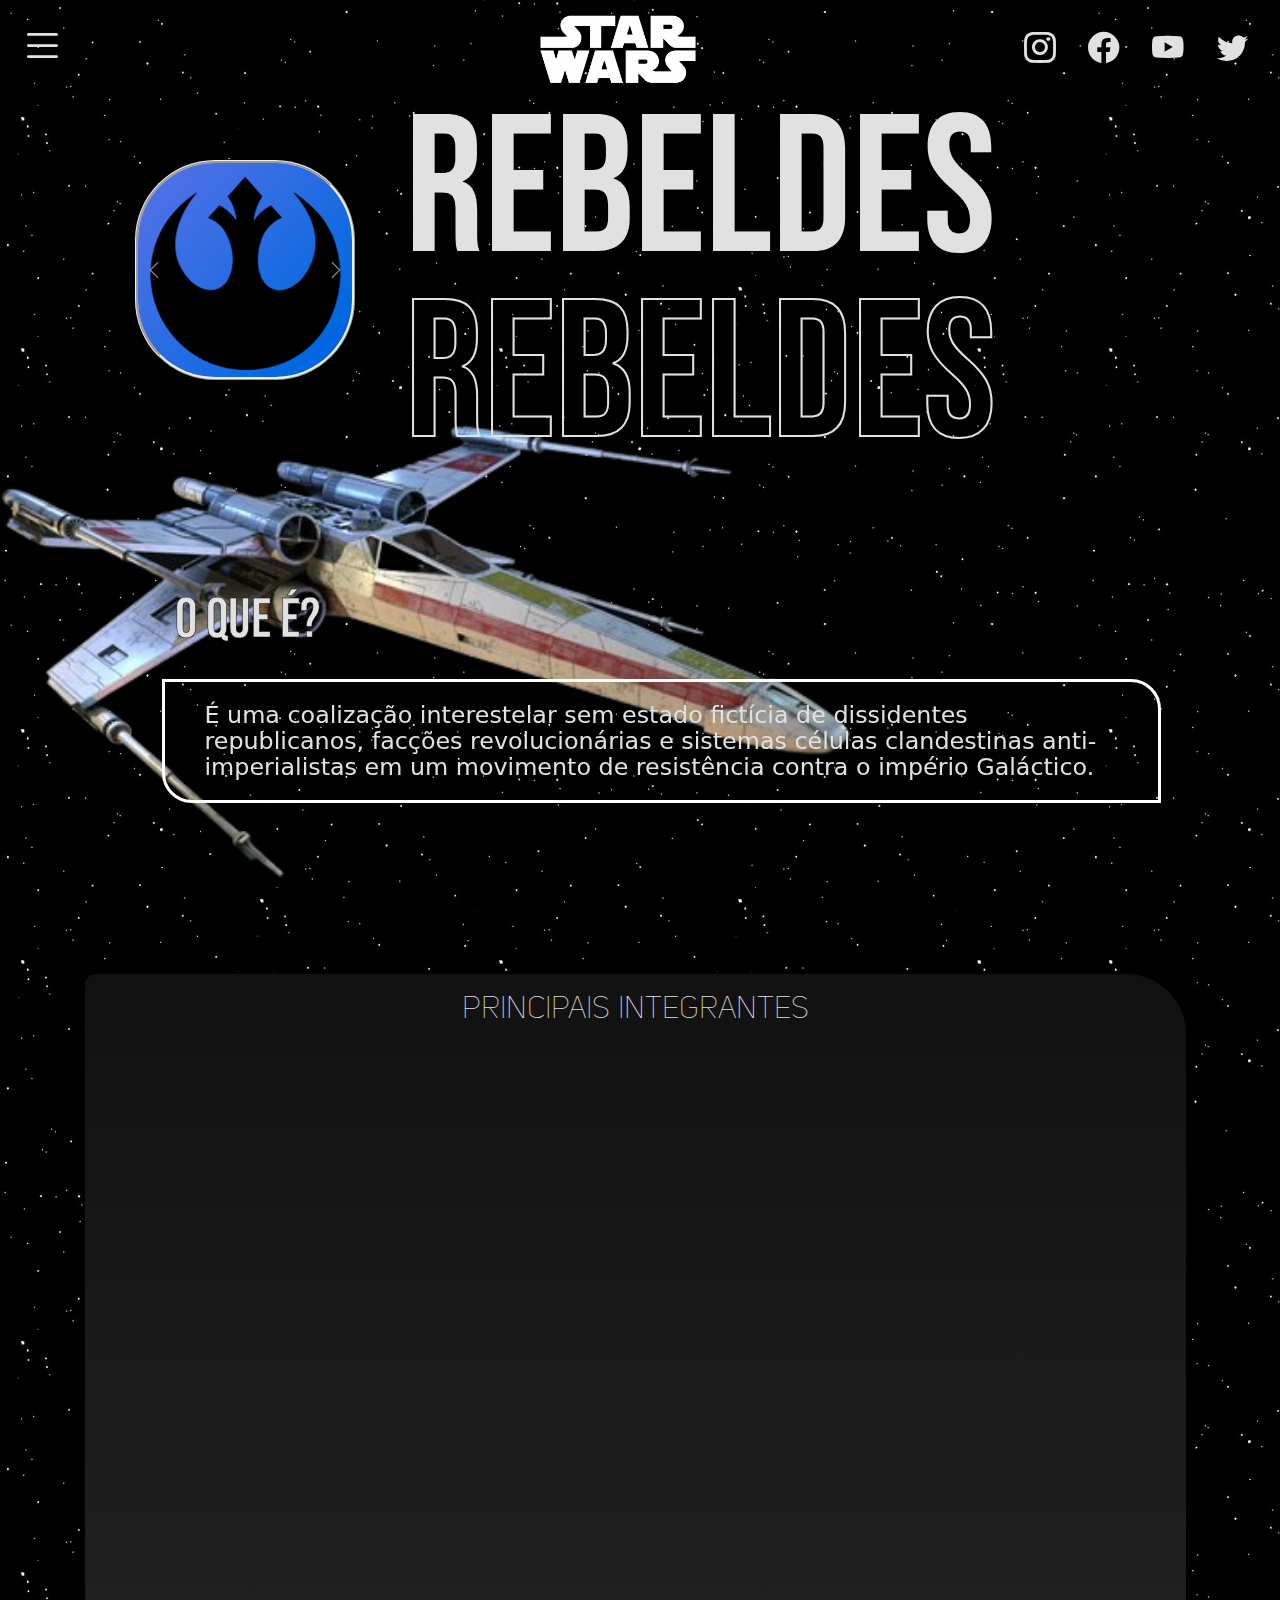
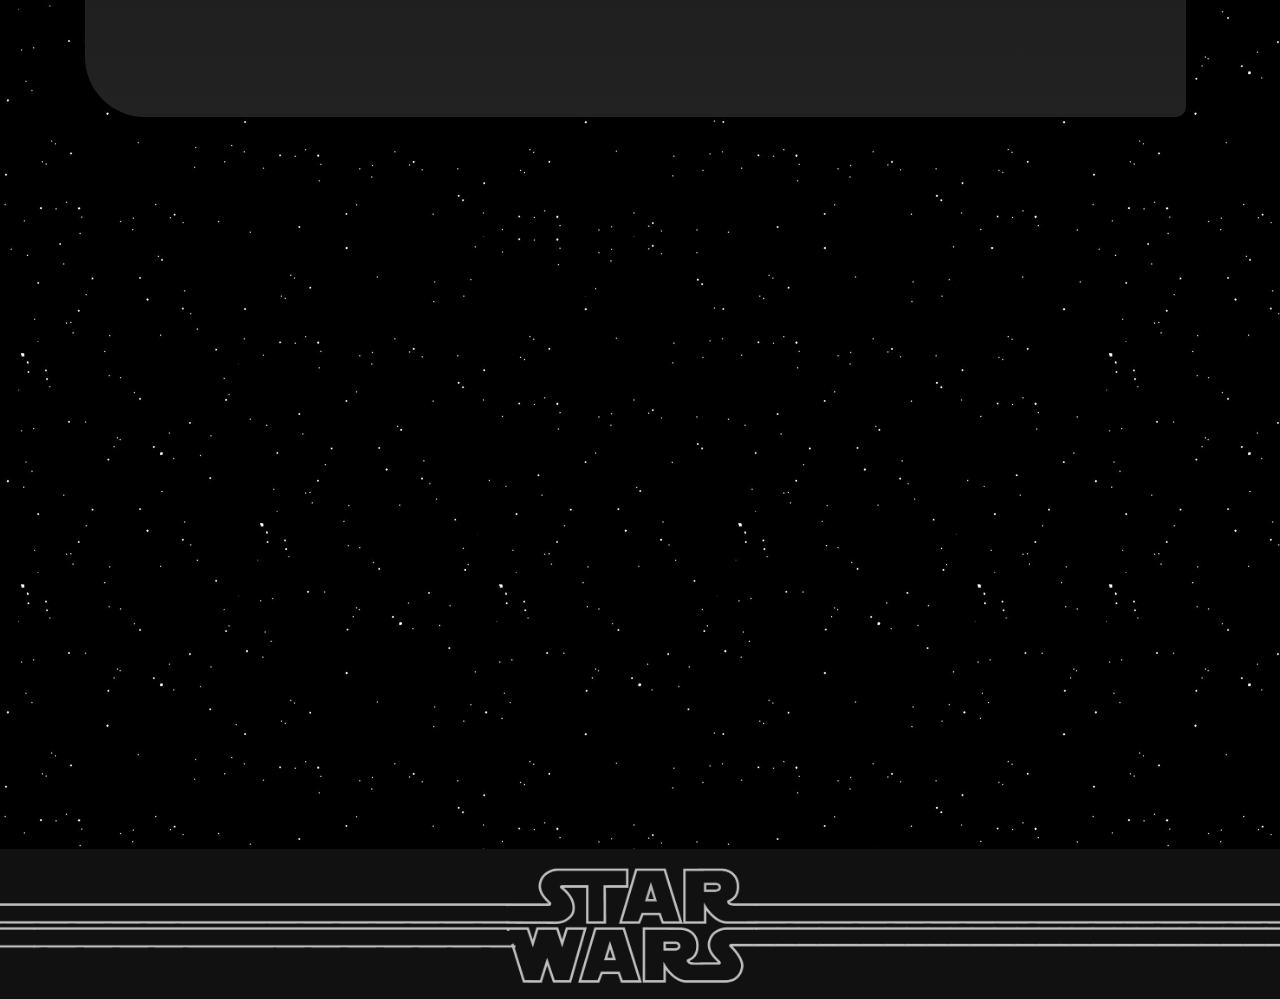
<file: index-rebeldes.html>
<!DOCTYPE html>
<html>
<head>
	<meta charset="utf-8">
	<meta name="viewport" content="width=device-width, initial-scale=1">
	<title>Star Wars</title>
	<link rel="stylesheet" type="text/css" href="css/style.css">
  <link rel="shortcut icon" href="./img/rebelde-removebg-preview.png" type="image/png">
	<link rel="stylesheet" href="https://cdn.jsdelivr.net/npm/bootstrap-icons@1.10.5/font/bootstrap-icons.css">
	<link rel="stylesheet" href="https://cdn.jsdelivr.net/npm/bootstrap@5.3.0-alpha3/dist/css/bootstrap.min.css">
  <link rel="stylesheet" href="https://maxcdn.bootstrapcdn.com/bootstrap/3.3.6/css/bootstrap.min.css">
</head>
<body>
    <style> @font-face{
		font-family: uni;
		src: url(Uni.otf);
		} </style>
     <style> @font-face{
      font-family: bebas;
      src: url(Bebas.otf);
      } </style>
      <div class="fundo-1">
        <div id="area-cabeçalho">
          
          <div class="logo">
            <a href="home-index.html">
              <img src="img/logo-removebg-preview.png" alt="imagem logo star wars">
            </a>
          </div>
          <div class="redes-cabeçalho">
            <a href="https://www.instagram.com/starwars/">
                <span class="icon_redes1"><i class="bi bi-instagram"></i></span>
            </a>
            <a href="https://www.facebook.com/StarWars.br/?brand_redir=169299103121699&locale=pt_BR">
                <span class="icon_redes2"><i class="bi bi-facebook"></i></span>
            </a>
            <a href="https://www.youtube.com/channel/UCZGYJFUizSax-yElQaFDp5Q">
                <span class="icon_redes3"><i class="bi bi-youtube"></i></span>
            </a>
            <a href="https://twitter.com/starwars">
                <span class="icon_redes4"><i class="bi bi-twitter"></i></span>
            </a>
          </div>
        </div>
        <!-- Adicionando o menu hambúrguer -->
        <div class="container-menu">
          <div class="hamburger">
          <div class="overlay"><i class="bi bi-x-lg"></i></div>
          <i class="bi bi-list"></i>
          </div>
             <aside class="sidebar">
                 <nav>
                     <ul class="menu">
                       <li class="menu-item-1"><a href="home-index.html" class="menu-link">Home</a></li>
                         <li class="menu-item"><a href="index-avaliações.html" class="menu-link">Avaliações</a></li>
                         <li class="menu-item"><a href="index-elenco-bastidores.html" class="menu-link">Elenco & Bastidores</a></li>
                         <li class="menu-item"><a href="teorias-e-curiosidades.html" class="menu-link">Teorias & Curiosidades</a></li>
                         <li class="menu-item"><a href="consulta-index.html" class="menu-link">ADM</a></li>
                         <!-- <li class="menu-item"><a href="validação.html" class="menu-link">Login</a></li> -->
                         <div class="redes-menu">
                          <a href="https://www.instagram.com/starwars/">
                            <span class="icon_redes1"><i class="bi bi-instagram"></i></span>
                        </a>
                        <a href="https://www.facebook.com/StarWars.br/?brand_redir=169299103121699&locale=pt_BR">
                            <span class="icon_redes2"><i class="bi bi-facebook"></i></span>
                        </a>
                        <a href="https://www.youtube.com/channel/UCZGYJFUizSax-yElQaFDp5Q">
                            <span class="icon_redes3"><i class="bi bi-youtube"></i></span>
                        </a>
                        <a href="https://twitter.com/starwars">
                            <span class="icon_redes4"><i class="bi bi-twitter"></i></span>
                        </a>
                         </div>
                     </ul>
                 </nav>
             </aside>
           </div>
  <div class="container">
    <!-- libras -->
    <div vw class="enabled">
      <div vw-access-button class="active"></div>
      <div vw-plugin-wrapper>
        <div class="vw-plugin-top-wrapper"></div>
      </div>
    </div>
    <script src="https://vlibras.gov.br/app/vlibras-plugin.js"></script>
    <script>
      new window.VLibras.Widget('https://vlibras.gov.br/app');
    </script>
    <!-- fim libras -->
        <div class="cabeçalho">
          <div id="carouselExample" class="carousel slide" data-anime="right">
            <div class="carousel-inner1">
              <div class="carousel-item active">
                <a href="index-rebeldes.html">
                  <img src="img/rebelde-removebg-preview.png" class="d-block w-100" alt="imagem rebelde">
                </a>
              </div>
              <div class="carousel-item">
                <a href="index-ordem-jedi.html">
                  <img src="img/ordem_jedi-removebg-preview.png" class="d-block w-100" alt="imagem ordem jedi">
                </a>
              </div>
              <div class="carousel-item">
                <a href="index-nova-republica.html">
                  <img src="img/nova republica galatica.png" class="d-block w-100" alt="imagem nova republica galactica">
                </a>
              </div>
            <div class="carousel-item">
              <a href="index-republica-galactica.html">
                <img src="img/republica galactica.png" class="d-block w-100" alt="Imagem Replublica Galactica">
              </a>
            </div>
            </div>
            <button class="carousel-control-prev" type="button" data-bs-target="#carouselExample" data-bs-slide="prev">
              <span class="carousel-control-prev-icon" aria-hidden="true"></span>
              <span class="visually-hidden">Previous</span>
            </button>
            <button class="carousel-control-next" type="button" data-bs-target="#carouselExample" data-bs-slide="next">
              <span class="carousel-control-next-icon" aria-hidden="true"></span>
              <span class="visually-hidden">Next</span>
            </button>
          </div>
            <h1 class="titulo-aliança" data-anime="bottom">Rebeldes</h1>
          </div>
          <div class="nome-aliança-borda">
            <h1 class="titulo-aliança-borda" data-anime="bottom">Rebeldes</h1>
          </div>
          <h2 class="titulo-2" data-anime="bottom">O que é?</h2>
          <h4 class="sub-titulo-2" data-anime="bottom">É uma coalização interestelar sem estado fictícia de dissidentes republicanos, facções revolucionárias e sistemas células clandestinas anti-imperialistas em um movimento de resistência contra o império Galáctico.</h4>
              <div id="center">
                      <h1>Principais integrantes</h1>
                      <div id="carouselExampleIndicators" class="carousel slide" data-anime="bottom">
                          
                          <div class="carousel-inner">
                            <div class="carousel-item active">
                              <img src="img/slide-personagens-luke.png" class="d-block w-100" alt="imagem personagens luke">
                              
                              <h2 class="titulo-slide-1">Luke<br>Skywalker</h2>
                              <h4 class="sub-titulo-slide-1">Um homem humano sensível à Força, foi um lendário Mestre Jedi que lutou na Guerra Civil Galáctica durante o reinado do Império Galáctico. Junto com seus companheiros, a princesa Leia Organa e o general Han Solo, Skywalker serviu como um revolucionário ao lado da Aliança para Restauração da República uma organização comprometida com a queda do Império Galáctico e a restauração da democracia.</h4>
                             </div>
                            <div class="carousel-item">
                              <img src="img/slide-personagens-c3po.png" class="d-block w-100" alt="imagem personagens c3po">
                              
                              <h2 class="titulo-slide-1">C-3PO</h2>
                              <h4 class="sub-titulo-slide-1">Foi um droide de protocolo unidade 3PO projetado para interagir com organismos, programado primariamente para etiqueta e protocolo. Ele era fluente em mais de seis milhões de formas de comunicação e desenvolveu uma personalidade espalhafatosa e propensa à preocupação durante várias décadas de operação. Junto com seu parceiro, o droide astromecânico R2-D2</h4>
                            </div>
                            <div class="carousel-item">
                              <img src="img/slide-personagens-cassian.png" class="d-block w-100" alt="imagem personagens cassian">
                              
                              <h2 class="titulo-slide-1">Cassian<br>Jeron Andor</h2>
                              <h4 class="sub-titulo-slide-1">Foi um Humano que serviu como um oficial de inteligência para a Aliança para Restauração da República durante a Guerra Civil Galáctica. Capitão Andor estava servindo na base rebelde em Yavin 4 quando Jyn Erso foi designada por Mon Mothma, uma líder da Aliança Rebelde, para uma missão que se tornaria o roubo dos planos da Estrela da Morte.</h4>
                            </div>
                            <div class="carousel-item">
                              <img src="img/slide-personagens-chew.png" class="d-block w-100" alt="imagem personagens chew">
                              
                              <h2 class="titulo-slide-1">chewbacca</h2>
                              <h4 class="sub-titulo-slide-1">(Ou "Chewie", como ele era conhecido por seus amigos) foi um Wookiee masculino guerreiro, contrabandista e co-piloto da Espaçonave de Han Solo, a Millennium Falcon. Nascido no planeta de Kashyyyk, Chewbacca foi um veterano das Guerras Clônicas e um herói da Aliança para a Restauração da República.</h4>
                            </div>
                            <div class="carousel-item">
                              <img src="img/slide-personagens-han.png" class="d-block w-100" alt="imagem personagens han">
                              
                              <h2 class="titulo-slide-1">han<br>solo</h2>
                              <h4 class="sub-titulo-slide-1">Solo e Chewbacca viriam a juntar-se à Aliança Rebelde depois de resgatar a Princesa Leia Organa de Alderaan da Estrela da Morte, uma estação de batalha construída pelo Império Galáctico capaz de destruir planetas inteiros, e auxiliando na destruição da mesma estação de batalha em um confronto mais tarde.</h4>
                            </div>
                            <div class="carousel-item">
                              <img src="img/slide-personagens-leia.png" class="d-block w-100" alt="imagem personagens leia">
                              
                              <h2 class="titulo-slide-1">leia<br> organela solo</h2>
                              <h4 class="sub-titulo-slide-1">O filme começa três anos após o início das Guerras Clônicas. Os Cavaleiros Jedi estão espalhados por toda a galáxia, liderando uma guerra maciça contra os Separatistas. O Conselho Jedi incumbe o Mestre Jedi Obi-Wan Kenobi de eliminar o notório General Grievous, líder do Exército Separatista.</h4>
                            </div>
                            <div class="carousel-item">
                              <img src="img/slide-personagens-mon.png" class="d-block w-100" alt="imagem personagens mon">
                              
                              <h2 class="titulo-slide-1">mon<br> Mothma</h2>
                              <h4 class="sub-titulo-slide-1">Foi uma Humana política e líder revolucionária que serviu ao Senado Galáctico e ao Senado Imperial como representante de Chandrila, à Aliança para Restauração da República como líder e à Nova República como primeira Chanceler.</h4>
                            </div>
                            <div class="carousel-item">
                              <img src="img/slide-personagens-sabine.png" class="d-block w-100" alt="imagem personagens sabine">

                              <h2 class="titulo-slide-1">sabine<br> wren</h2>
                              <h4 class="sub-titulo-slide-1">Era uma Mandaloriana humana expert em armamentos que esteve na ativa durante o reino do Imperador Galáctico Sheev Palpatine por volta de cinco anos antes da Batalha de Yavin. Nascida no Clã Wren da Casa Vizsla e treinada como uma guereira Mandaloriana desde pequena, ela foi estudante da Academia Imperial em Mandalore junto da colega cadete Ketsu Onyo antes de se desiludir com o Império Galáctico e deserdar seu posto para se tornar caçadora de recompensas junto com Onyo.</h4>
                            </div>
                          <button class="carousel-control-prev" type="button" data-bs-target="#carouselExampleIndicators" data-bs-slide="prev">
                            <span class="carousel-control-prev-icon" aria-hidden="true"></span>
                            <span class="visually-hidden">Previous</span>
                          </button>
                          <button class="carousel-control-next" type="button" data-bs-target="#carouselExampleIndicators" data-bs-slide="next">
                            <span class="carousel-control-next-icon" aria-hidden="true"></span>
                            <span class="visually-hidden">Next</span>
                          </button>
                        </div>
                </div>
            </div>
			<script src="https://cdn.jsdelivr.net/npm/bootstrap@5.3.0-alpha3/dist/js/bootstrap.bundle.min.js" integrity="sha384-ENjdO4Dr2bkBIFxQpeoTz1HIcje39Wm4jDKdf19U8gI4ddQ3GYNS7NTKfAdVQSZe" crossorigin="anonymous"></script>
      <h2 class="titulo-2" data-anime="left">onde a aliança apareceu na saga?</h2>
          <h4 class="sub-titulo-2"data-anime="left"><li>A Aliança Rebelde foi apresentada pela primeira vez como a principal aliança-protagonista nos filmes Star Wars Uma Nova Esperança (1977)<br> O Império Contra-Ataca (1980) e Retorno dos Jedi (1983)<br> As origens da aliança foram mencionadas no Episódio III: A Vingança dos Sith (2005)<br> e suas atividades iniciais são apresentadas na série de televisão Rebels da Disney XD e na antologia do filme Rogue One (2016).</li></h4>
          <h2 class="titulo-3" data-anime="bottom">que a força esteja com você!</h2>
  </div>
        <footer>
			
		    </footer>
        <script src="js/animação-texto.js"></script>
</div>
</body>
<script src="js/script.js"></script>
</html>
</file>
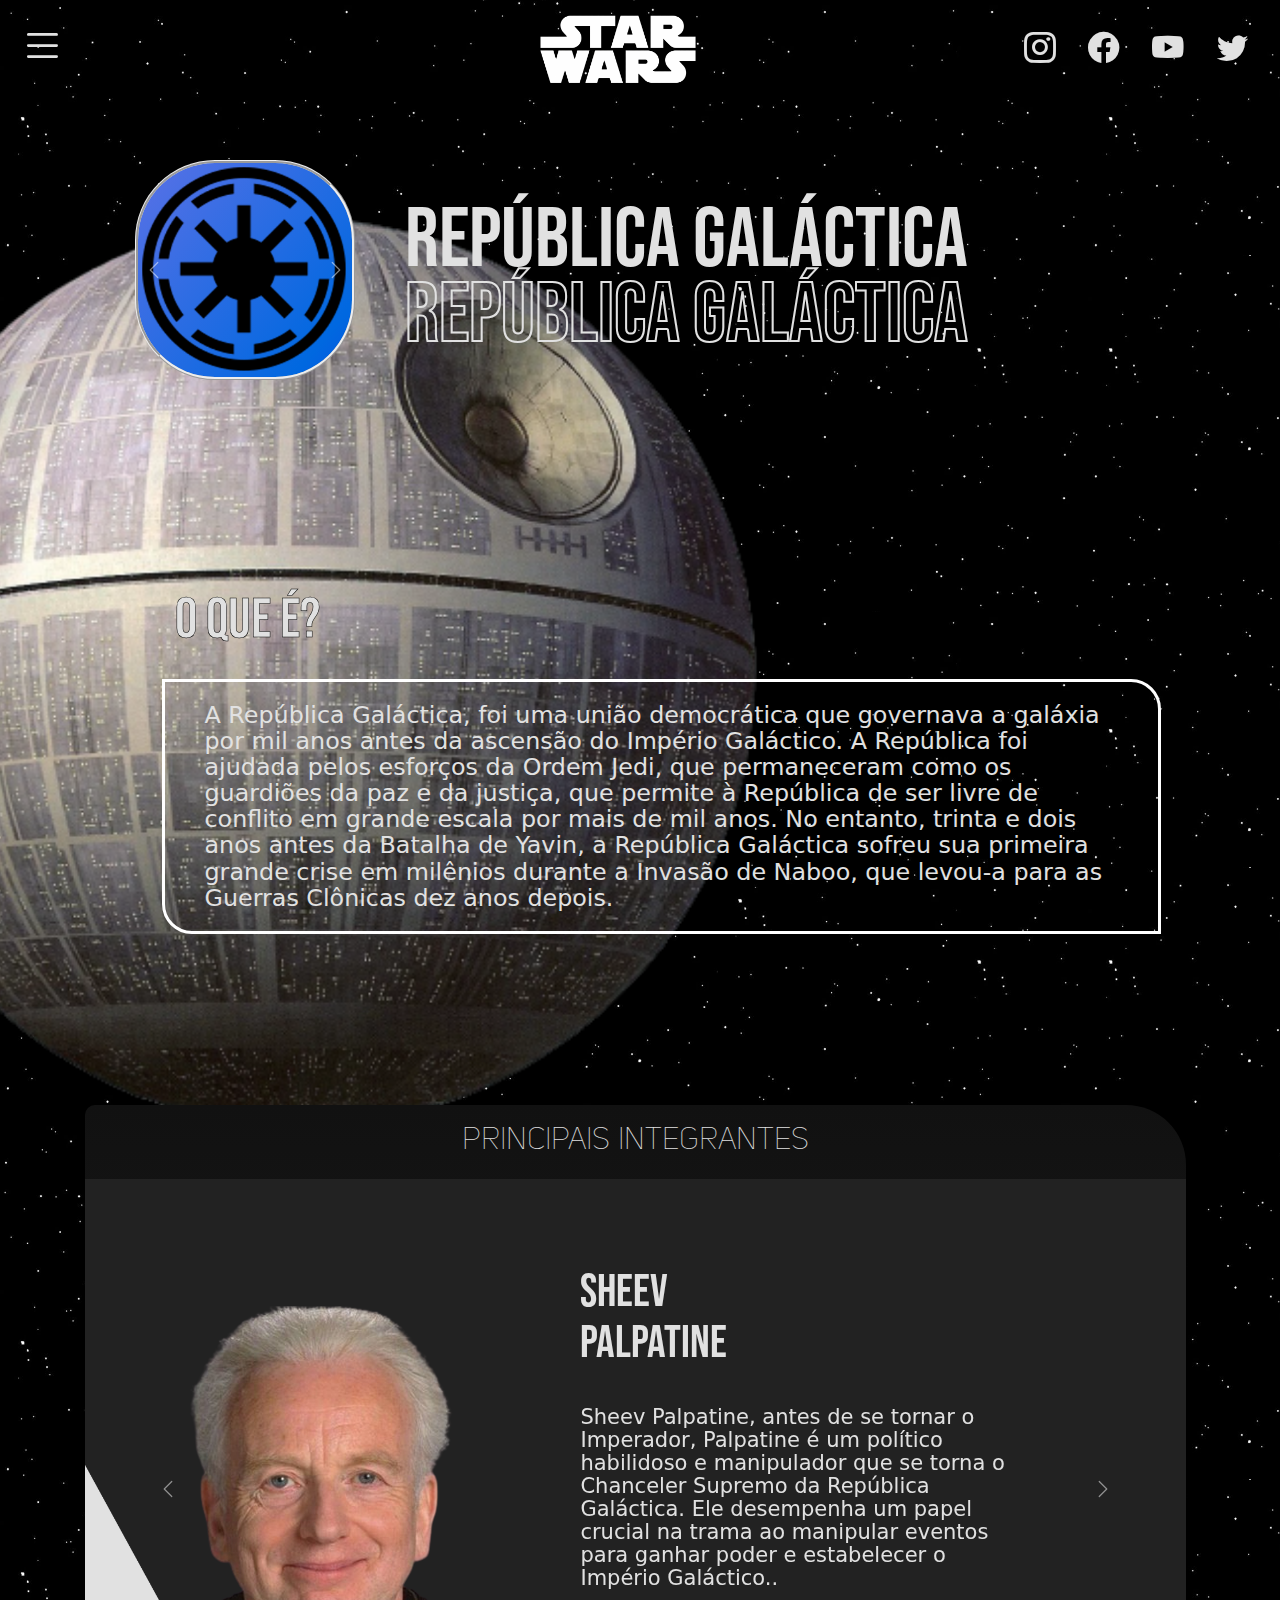
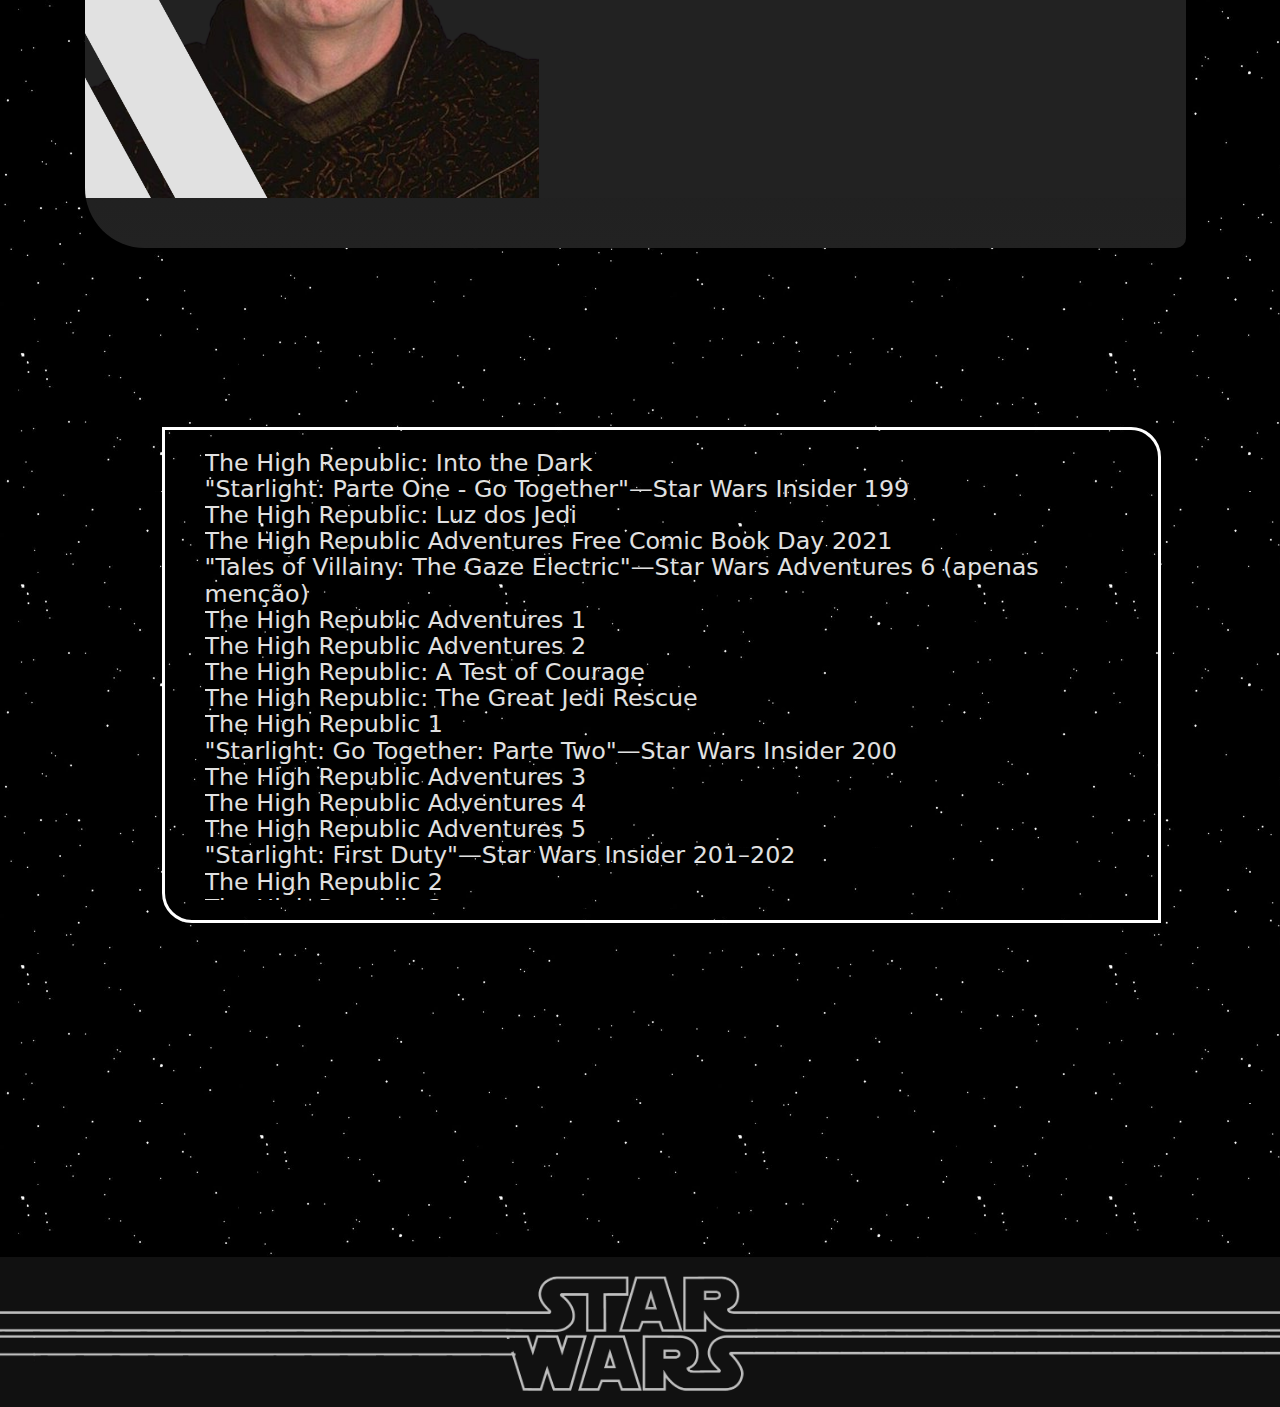
<file: index-republica-galactica.html>
<!DOCTYPE html>
<html>
<head>
	<meta charset="utf-8">
	<meta name="viewport" content="width=device-width, initial-scale=1">
	<title>star wars</title>
	<link rel="stylesheet" type="text/css" href="css/style.css">
	<link rel="stylesheet" href="https://cdn.jsdelivr.net/npm/bootstrap-icons@1.10.5/font/bootstrap-icons.css">
	<link rel="stylesheet" href="https://cdn.jsdelivr.net/npm/bootstrap@5.3.0-alpha3/dist/css/bootstrap.min.css">
  <link rel="stylesheet" href="https://maxcdn.bootstrapcdn.com/bootstrap/3.3.6/css/bootstrap.min.css">
</head>
<body>
    <style> @font-face{
		font-family: uni;
		src: url(Uni.otf);
		} </style>
     <style> @font-face{
      font-family: bebas;
      src: url(Bebas.otf);
      } </style>
      <div class="fundo">
        <div id="area-cabeçalho">
          
          <div class="logo">
            <a href="home-index.html">
              <img src="img/logo-removebg-preview.png" alt="imagem logo star wars">
            </a>
          </div>
          <div class="redes-cabeçalho">
            <a href="https://www.instagram.com/starwars/">
                <span class="icon_redes1"><i class="bi bi-instagram"></i></span>
            </a>
            <a href="https://www.facebook.com/StarWars.br/?brand_redir=169299103121699&locale=pt_BR">
                <span class="icon_redes2"><i class="bi bi-facebook"></i></span>
            </a>
            <a href="https://www.youtube.com/channel/UCZGYJFUizSax-yElQaFDp5Q">
                <span class="icon_redes3"><i class="bi bi-youtube"></i></span>
            </a>
            <a href="https://twitter.com/starwars">
                <span class="icon_redes4"><i class="bi bi-twitter"></i></span>
            </a>
          </div>
        </div>
        <!-- Adicionando o menu hambúrguer -->
        <div class="container-menu">
          <div class="hamburger">
          <div class="overlay"><i class="bi bi-x-lg"></i></div>
          <i class="bi bi-list"></i>
          </div>
             <aside class="sidebar">
                 <nav>
                     <ul class="menu">
                       <li class="menu-item-1"><a href="home-index.html" class="menu-link">Home</a></li>
                         <li class="menu-item"><a href="index-avaliações.html" class="menu-link">Avaliações</a></li>
                         <li class="menu-item"><a href="index-elenco-bastidores.html" class="menu-link">Elenco & Bastidores</a></li>
                         <li class="menu-item"><a href="teorias-e-curiosidades.html" class="menu-link">Teorias & Curiosidades</a></li>
                         <li class="menu-item"><a href="consulta-index.html" class="menu-link">ADM</a></li>
                         <!-- <li class="menu-item"><a href="validação.html" class="menu-link">Login</a></li> -->
                         <div class="redes-menu">
                          <a href="https://www.instagram.com/starwars/">
                            <span class="icon_redes1"><i class="bi bi-instagram"></i></span>
                        </a>
                        <a href="https://www.facebook.com/StarWars.br/?brand_redir=169299103121699&locale=pt_BR">
                            <span class="icon_redes2"><i class="bi bi-facebook"></i></span>
                        </a>
                        <a href="https://www.youtube.com/channel/UCZGYJFUizSax-yElQaFDp5Q">
                            <span class="icon_redes3"><i class="bi bi-youtube"></i></span>
                        </a>
                        <a href="https://twitter.com/starwars">
                            <span class="icon_redes4"><i class="bi bi-twitter"></i></span>
                        </a>
                         </div>
                     </ul>
                 </nav>
             </aside>
           </div>
  <div class="container">
        <div class="cabeçalho">
          <div id="carouselExample" class="carousel slide" data-anime="right">
            <div class="carousel-inner1">
              <div class="carousel-item">
                <a href="index-rebeldes.html">
                  <img src="img/rebelde-removebg-preview.png" class="d-block w-100" alt="imagem rebelde">
                </a>
              </div>
              <div class="carousel-item">
                <a href="index-ordem-jedi.html">
                  <img src="img/ordem_jedi-removebg-preview.png" class="d-block w-100" alt="imagem ordem jedi">
                </a>
              </div>
              <div class="carousel-item">
                <a href="index-nova-republica.html">
                  <img src="img/nova republica galatica.png" class="d-block w-100" alt="imagem nova republica galactica">
                </a>
              </div>
            <div class="carousel-item active">
              <a href="index-republica-galactica.html">
                <img src="img/republica galactica.png" class="d-block w-100" alt="Imagem Replublica Galactica">
              </a>
            </div>
            </div>
            <button class="carousel-control-prev" type="button" data-bs-target="#carouselExample" data-bs-slide="prev">
              <span class="carousel-control-prev-icon" aria-hidden="true"></span>
              <span class="visually-hidden">Previous</span>
            </button>
            <button class="carousel-control-next" type="button" data-bs-target="#carouselExample" data-bs-slide="next">
              <span class="carousel-control-next-icon" aria-hidden="true"></span>
              <span class="visually-hidden">Next</span>
            </button>
          </div>
              <!-- mexer daqui pra baixo -->
            <h1 class="titulo-aliança-4">República Galáctica</h1>
          </div>
          <div class="nome-aliança-borda">
            <h1 class="titulo-aliança-borda-4">República Galáctica</h1>
          </div>
          <h2 class="titulo-2">O que é?</h2>
          <h4 class="sub-titulo-2">A República Galáctica, foi uma união democrática que governava a galáxia por mil anos antes da ascensão do Império Galáctico. A República foi ajudada pelos esforços da Ordem Jedi, que permaneceram como os guardiões da paz e da justiça, que permite à República de ser livre de conflito em grande escala por mais de mil anos. No entanto, trinta e dois anos antes da Batalha de Yavin, a República Galáctica sofreu sua primeira grande crise em milênios durante a Invasão de Naboo, que levou-a para as Guerras Clônicas dez anos depois.</h4>
              <div id="center">
                      <h1>Principais integrantes</h1>
                      <div id="carouselExampleIndicators" class="carousel slide">
                          <div class="carousel-inner">
                            <div class="carousel-item active">
                              <img src="img/slide-personagens-palpatine.png" class="d-block w-100" alt="foto do Darth Sidious">
                              
                              <h2 class="titulo-slide-1">Sheev<br>Palpatine</h2>
                              <h4 class="sub-titulo-slide-1">Sheev Palpatine, antes de se tornar o Imperador, Palpatine é um político habilidoso e manipulador que se torna o Chanceler Supremo da República Galáctica. Ele desempenha um papel crucial na trama ao manipular eventos para ganhar poder e estabelecer o Império Galáctico..</h4>
                             </div>
                            <div class="carousel-item">
                              <img src="img/slide-personagens-mace.png" class="d-block w-100" alt="foto do Mace Windu">
                              
                              <h2 class="titulo-slide-1">Mace<br>Windu</h2>
                              <h4 class="sub-titulo-slide-1">Um dos principais Mestres Jedi do Conselho Jedi. Ele é um guerreiro habilidoso e um defensor ferrenho da justiça. Windu desempenha um papel importante na luta contra os Sith durante a Trilogia Prequela.</h4>
                            </div>
                            <div class="carousel-item">
                              <img src="img/slide-personagens-yoda.png" class="d-block w-100" alt="foto do mestre Yoda">
                              
                              <h2 class="titulo-slide-1">Mestre<br>Yoda</h2>
                              <h4 class="sub-titulo-slide-1">O lendário Mestre Jedi, Yoda, é um dos membros mais antigos e sábios do Conselho Jedi. Ele é conhecido por sua sabedoria, conexão profunda com a Força e sua habilidade como um dos melhores duelistas Jedi..</h4>
                            </div>
                            <div class="carousel-item">
                              <img src="img/slide-personagens-obi.png" class="d-block w-100" alt="foto do Obi-Wan Kenobi">
                              
                              <h2 class="titulo-slide-1">Obi-Wan<br>Kenobi</h2>
                              <h4 class="sub-titulo-slide-1">Inicialmente um Padawan de Qui-Gon Jinn, Obi-Wan Kenobi se torna um Cavaleiro Jedi e, mais tarde, Mestre Jedi. Ele é um personagem central nas Trilogias Prequela e Original, desempenhando um papel fundamental na formação de Anakin Skywalker e na luta contra os Sith.</h4>
                            </div>
                            <div class="carousel-item">
                              <img src="img/slide-personagens-pad.png" class="d-block w-100" alt="foto da Padmé Amidala">
                              
                              <h2 class="titulo-slide-1">Padmé<br>Amidala</h2>
                              <h4 class="sub-titulo-slide-1">A Rainha e, mais tarde, Senadora de Naboo, Padmé é uma figura política influente na República Galáctica. Ela é uma defensora da paz e da justiça e desempenha um papel crucial nos eventos políticos durante a Trilogia Prequela.</h4>
                            </div>
                          <button class="carousel-control-prev" type="button" data-bs-target="#carouselExampleIndicators" data-bs-slide="prev">
                            <span class="carousel-control-prev-icon" aria-hidden="true"></span>
                            <span class="visually-hidden">Previous</span>
                          </button>
                          <button class="carousel-control-next" type="button" data-bs-target="#carouselExampleIndicators" data-bs-slide="next">
                            <span class="carousel-control-next-icon" aria-hidden="true"></span>
                            <span class="visually-hidden">Next</span>
                          </button>
                        </div>
                </div>
            </div>
			<script src="https://cdn.jsdelivr.net/npm/bootstrap@5.3.0-alpha3/dist/js/bootstrap.bundle.min.js" integrity="sha384-ENjdO4Dr2bkBIFxQpeoTz1HIcje39Wm4jDKdf19U8gI4ddQ3GYNS7NTKfAdVQSZe" crossorigin="anonymous"></script>
      <h2 class="titulo-2" data-anime="left">onde a aliança apareceu na saga?</h2>
          <h4 class="sub-titulo-2">
            <div class="scroll">
              <section class="section section-1"> 
                <li>The High Republic: Into the Dark <br>
                <li>"Starlight: Parte One - Go Together"—Star Wars Insider 199 <br>
                <li>The High Republic: Luz dos Jedi<br>
                <li>The High Republic Adventures Free Comic Book Day 2021<br>
                <li>"Tales of Villainy: The Gaze Electric"—Star Wars Adventures 6 (apenas menção)<br>
                <li>The High Republic Adventures 1<br>
                <li>The High Republic Adventures 2<br>
                <li>The High Republic: A Test of Courage<br>
                <li>The High Republic: The Great Jedi Rescue<br>
                <li>The High Republic 1<br>
                <li>"Starlight: Go Together: Parte Two"—Star Wars Insider 200<br>
                <li>The High Republic Adventures 3<br>
                <li>The High Republic Adventures 4<br>
                <li>The High Republic Adventures 5<br>
                <li>"Starlight: First Duty"—Star Wars Insider 201–202<br>
                <li>The High Republic 2<br>
                <li>The High Republic 3<br>
                <li>The High Republic 4<br>
                <li>The High Republic 5<br>
                <li>The High Republic 8<br>
                <li>"Starlight: Hidden Danger"—Star Wars Insider 203–204<br>
                <li>The High Republic: The Rising Storm<br>
                <li>The High Republic: Race to Crashpoint Tower<br>
                <li>The High Republic: Out of the Shadows (apenas menção)<br>
                <li>The High Republic 9<br>
                <li>The Vow of Silver Dawn (apenas menção)<br>
                <li>Dooku: Jedi Lost<br>
                <li>Dooku: Jedi Lost script<br>
                <li>Master & Apprentice<br>
                <li>Master & Apprentice audiobook<br>
                <li>Age of Republic - Qui-Gon Jinn 1<br>
                <li>"Life Day"—Star Wars Adventures 3<br>
                <li>"Life Day Parte 2"—Star Wars Adventures 4<br>
                <li>Star Wars 26 (apenas menção)<br>
                <li>Darth Maul 1<br>
                <li>Darth Maul 2 (apenas menção)<br>
                <li>Age of Republic - Darth Maul 1 (apenas menção)<br>
                <li>"The Weapon"—Age of Republic Special 1<br>
                <li>Queen's Peril<br>
                <li>Queen's Peril audiobook<br>
                <li>Star Wars Episódio I: A Ameaça Fantasma<br>
                <li>The Phantom Menace Read-Along Storybook and CD<br>
                <li>The Phantom Menace (Golden Book)<br>
                <li>Star Wars: The Prequel Trilogy – A Graphic Novel<br>
                <li>Star Wars Journeys: The Phantom Menace<br>
                <li>Star Wars Journeys: Beginnings<br>
                <li>Star Wars: Galactic Defense<br>
                <li>Star Wars: Galaxy of Heroes<br>
                <li>Star Wars: Force Arena<br>
                <li>Star Wars Battlefront II<br>
                <li>Age of Republic - Obi-Wan Kenobi 1<br>
                <li>Obi-Wan and Anakin 1 (aparece em flashback(s)<br>
                <li>Obi-Wan and Anakin 2 (aparece em flashback(s)<br>
                <li>Obi-Wan and Anakin 3 (aparece em flashback(s)<br>
                <li>Obi-Wan and Anakin 4 (aparece em flashback(s)<br>
                <li>Obi-Wan and Anakin 5<br>
                <li>Queen's Shadow<br>
                <li>Queen's Shadow audiobook<br>
                <li>Age of Republic - Count Dooku 1<br>
                <li>Age of Republic - Jango Fett 1 (aparece em flashback(s)<br>
                <li>Choose Your Destiny: An Obi-Wan & Anakin Adventure<br>
                <li>Star Wars Episódio II: Ataque dos Clones<br>
                <li>Attack of the Clones Read-Along Storybook and CD<br>
                <li>Star Wars Adventures Tales from Wild Space: Stop, Thief!<br>
                <li>Império Despedaçado, Parte III <br>
                <li>Império Despedaçado, Parte IV <br>
                <li>Jedi of the Republic – Mace Windu 1<br>
                <li>Jedi of the Republic – Mace Windu 2<br>
                <li>Jedi of the Republic – Mace Windu 3<br>
                <li>Jedi of the Republic – Mace Windu 4<br>
                <li>Jedi of the Republic – Mace Windu 5<br>
                <li>Queen's Hope<br>
                <li>Age of Republic - Anakin Skywalker 1<br>
                <li>Star Wars Adventures: The Clone Wars – Battle Tales 1<br>
                <li>Star Wars Adventures: The Clone Wars – Battle Tales 2<br>
                <li>Star Wars Adventures: The Clone Wars – Battle Tales 3<br>
                <li>Star Wars Adventures: The Clone Wars – Battle Tales 4<br>
                <li>Star Wars Adventures: The Clone Wars – Battle Tales 5<br>
                <li>Star Wars: The Clone Wars – "Cat and Mouse"<br>
                <li>Star Wars: The Clone Wars – "The Hidden Enemy"<br>
                <li>Star Wars: The Clone Wars film<br>
                <li>Star Wars: The Clone Wars – "Clone Cadets"<br>
                <li>Star Wars: The Clone Wars – "Supply Lines"<br>
                <li>Star Wars: The Clone Wars – "Ambush"<br>
                <li>"Sharing the Same Face"—The Clone Wars: Stories of Light and Dark<br>
                <li>Star Wars: The Clone Wars – "Rising Malevolence"<br>
                <li>Star Wars: The Clone Wars – "Shadow of Malevolence"<br>
                <li>Star Wars: The Clone Wars – "Destroy Malevolence"<br>
                <li>"501 Plus One"—Age of Republic Special 1<br>
                <li>Star Wars: The Clone Wars – "Rookies"<br>
                <li>Star Wars: The Clone Wars – "Downfall of a Droid"<br>
                <li>Star Wars: The Clone Wars – "Duel of the Droids"<br>
                <li>Star Wars: The Clone Wars – "Bombad Jedi"<br>
                <li>Star Wars: The Clone Wars – "Cloak of Darkness"<br>
                <li>Star Wars: The Clone Wars – "Lair of Griveous"<br>
                <li>Age of Republic - General Grievous 1 (apenas mencionado; no texto de abertura)<br>
                <li>Star Wars: The Clone Wars – "Dooku Captured"<br>
                <li>Star Wars: The Clone Wars – "The Gungan General"<br>
                <li>"Dooku Captured"—The Clone Wars: Stories of Light and Dark (apenas menção)<br>
                <li>Choose Your Destiny: A Clone Trooper Mission<br>
                <li>Star Wars: The Clone Wars – "Jedi Crash"<br>
                <li>Star Wars: The Clone Wars – "Defenders of Peace"<br>
                <li>Star Wars: The Clone Wars – "Trespass"<br>
                <li>Star Wars: The Clone Wars – "Blue Shadow Virus"<br>
                <li>Star Wars: The Clone Wars – "Mystery of a Thousand Moons"<br>
                <li>Star Wars: The Clone Wars – "Storm Over Ryloth"<br>
                <li>Star Wars: The Clone Wars – "Innocents of Ryloth"<br>
                <li>Star Wars: The Clone Wars – "Liberty on Ryloth"<br>
                <li>Star Wars: The Clone Wars – "Holocron Heist"<br>
                <li>Star Wars: The Clone Wars – "Cargo of Doom"<br>
                <li>Star Wars: The Clone Wars – "Children of the Force"<br>
                <li>Star Wars: The Clone Wars – "Bounty Hunters" (aparece em flashback(s)<br>
                <li>Star Wars: The Clone Wars – "The Zillo Beast"<br>
                <li>Star Wars: The Clone Wars – "The Zillo Beast Strikes Back"<br>
                <li>Star Wars: The Clone Wars – "Senate Spy"<br>
                <li>Star Wars: The Clone Wars – "Landing at Point Rain"<br>
                <li>Star Wars: The Clone Wars – "Weapons Factory"<br>
                <li>Star Wars: The Clone Wars – "Legacy of Terror"<br>
                <li>Star Wars: The Clone Wars – "Brain Invaders"<br>
                <li>Star Wars: The Clone Wars – "Brain Invaders"<br>
                <li>Star Wars: The Clone Wars – "Brain Invaders"<br>
                <li>Star Wars: The Clone Wars – "Brain Invaders"<br>
                <li>Star Wars: The Clone Wars – "Grievous Intrigue"<br>
                <li>Star Wars: The Clone Wars – "The Deserter"<br>
                <li>Star Wars: The Clone Wars – "Lightsaber Lost"<br>
                <li>Star Wars: The Clone Wars – "The Mandalore Plot"<br>
                <li>Star Wars: The Clone Wars – "Voyage of Temptation"<br>
                <li>Star Wars: The Clone Wars – "Duchess of Mandalore"<br>
                <li>Star Wars: The Clone Wars – "Death Trap"<br>
                <li>Star Wars: The Clone Wars – "R2 Come Home"<br>
                <li>Star Wars: The Clone Wars – "Lethal Trackdown"<br>
                <li>Star Wars: The Clone Wars – "Corruption"<br>
                <li>Star Wars: The Clone Wars – "The Academy"<br>
                <li>Star Wars: The Clone Wars – "Assassin"<br>
                <li>Star Wars: The Clone Wars – "ARC Troopers"<br>
                <li>Star Wars: The Clone Wars – "Sphere of Influence"<br>
                <li>Star Wars: The Clone Wars – "Evil Plans"<br>
                <li>Star Wars: The Clone Wars – "Hostage Crisis"<br>
                <li>"Hostage Crisis"—The Clone Wars: Stories of Light and Dark<br>
                <li>Star Wars: The Clone Wars – "Hunt for Ziro" (aparece em flashback(s)<br>
                <li>"Intermission, Parte I"—Star Wars Adventures 12<br>
                <li>"Intermission, Parte II"—Star Wars Adventures 13<br>
                <li>"The Incident, Parte 1"—Star Wars Adventures 5<br>
                <li>"The Incident, Parte 2"—Star Wars Adventures 6<br>
                <li>Star Wars: Forças do Destino – "The Imposter Inside"<br>
                <li>Star Wars: Forces of Destiny—Ahsoka & Padmé<br>
                <li>Forces of Destiny: Daring Adventures: Volume 1<br>
                <li>Star Wars: Forças do Destino – "Unexpected Company"<br>
                <li>Star Wars: Forças do Destino – "The Starfighter Stunt"<br>
                <li>Star Wars: The Clone Wars – "Heroes on Both Sides"<br>
                <li>Star Wars: The Clone Wars – "Pursuit of Peace"<br>
                <li>"Pursuit of Peace"—The Clone Wars: Stories of Light and Dark<br>
                <li>Star Wars: The Clone Wars – "Senate Murders"<br>
                <li>Catalyst: A Rogue One Novel<br>
                <li>Catalyst: A Rogue One Novel audiobook<br>
                <li>Star Wars: The Clone Wars – "Nightsisters"<br>
                <li>Star Wars: The Clone Wars – "Monster"<br>
                <li>Star Wars: The Clone Wars – "Witches of the Mist"<br>
                <li>Star Wars: The Clone Wars – "Overlords"<br>
                <li>Star Wars: The Clone Wars – "Ghosts of Mortis"<br>
                <li>Star Wars: The Clone Wars – "The Citadel"<br>
                <li>Star Wars: The Clone Wars – "Counterattack"<br>
                <li>Star Wars: The Clone Wars – "Citadel Rescue"<br>
                <li>Star Wars: The Clone Wars – "Padawan Lost"<br>
                <li>"Roger Roger"—Star Wars Adventures 19<br>
                <li>"Hide and Seek"—Star Wars Adventures 20<br>
                <li>Star Wars: The Clone Wars – "Water War"<br>
                <li>Star Wars: The Clone Wars – "Gungan Attack"<br>
                <li>Star Wars: The Clone Wars – "Prisoners"<br>
                <li>Star Wars: The Clone Wars – "Shadow Warrior"<br>
                <li>Star Wars: The Clone Wars – "Mercy Mission"<br>
                <li>Star Wars: The Clone Wars – "Nomad Droids"<br>
                <li>Star Wars: The Clone Wars – "Darkness on Umbara"<br>
                <li>Star Wars: The Clone Wars – "The General"<br>
                <li>Star Wars: The Clone Wars – "Plan of Dissent"<br>
                <li>Star Wars: The Clone Wars – "Carnage of Krell"<br>
                <li>"The Shadow of Umbara"—The Clone Wars: Stories of Light and Dark<br>
                <li>Star Wars: The Clone Wars – "Kidnapped"<br>
                <li>Star Wars: The Clone Wars – "Slaves of the Republic"<br>
                <li>Star Wars: The Clone Wars – "Escape from Kadavo"<br>
                <li>Star Wars: The Clone Wars – "A Friend in Need"<br>
                <li>Star Wars: The Clone Wars – "Deception"<br>
                <li>Star Wars: The Clone Wars – "Friends and Enemies"<br>
                <li>Star Wars: The Clone Wars – "The Box" (aparece em flashback(s)<br>
                <li>Star Wars: The Clone Wars – "Crisis on Naboo"<br>
                <li>"Bane's Story"—The Clone Wars: Stories of Light and Dark (apenas menção)<br>
                <li>Star Wars: The Clone Wars – "A War on Two Fronts"<br>
                <li>Star Wars: The Clone Wars – "Front Runners"<br>
                <li>Star Wars: The Clone Wars – "The Soft War" (apenas menção)<br>
                <li>Star Wars: The Clone Wars – "Tipping Points"<br>
                <li>Star Wars: The Clone Wars – "The Gathering"<br>
                <li>Star Wars: The Clone Wars – "A Test of Strength"<br>
                <li>Star Wars: The Clone Wars – "Bound for Rescue"<br>
                <li>Star Wars: The Clone Wars – "A Necessary Bond"<br>
                <li>"Almost a Jedi"—The Clone Wars: Stories of Light and Dark<br>
                <li>Star Wars: The Clone Wars – "Secret Weapons"<br>
                <li>Star Wars: The Clone Wars – "A Sunny Day in the Void"<br>
                <li>Star Wars: The Clone Wars – "Missing in Action"<br>
                <li>Star Wars: The Clone Wars – "Point of No Return"<br>
                <li>Star Wars: The Clone Wars – "Revival"<br>
                <li>Star Wars: The Clone Wars – "Eminence" (apenas menção)<br>
                <li>Star Wars: The Clone Wars – "The Lawless"<br>
                <li>"Kenobi's Shadow"—The Clone Wars: Stories of Light and Dark<br>
                <li>Star Wars: The Clone Wars – "Sabotage"<br>
                <li>Star Wars: The Clone Wars – "The Jedi Who Knew Too Much"<br>
                <li>"Sisters"—Age of Republic Special 1<br>
                <li>Star Wars: The Clone Wars – "To Catch a Jedi"<br>
                <li>Star Wars: The Clone Wars – "The Wrong Jedi"<br>
                <li>Star Wars: The Clone Wars – "The Unknown"<br>
                <li>Star Wars: The Clone Wars – "Conspiracy"<br>
                <li>Star Wars: The Clone Wars – "Fugitive"<br>
                <li>Star Wars: The Clone Wars – "Orders"<br>
                <li>Thrawn Ascendancy: Chaos Rising<br>
                <li>Thrawn Ascendancy: Chaos Rising audiobook<br>
                <li>Star Wars: The Clone Wars – "An Old Friend"<br>
                <li>Star Wars: The Clone Wars – "The Rise of Clovis"<br>
                <li>Star Wars: The Clone Wars – "Crisis at the Heart"<br>
                <li>Star Wars: The Clone Wars – "The Disappeared, Parte I"<br>
                <li>Star Wars: The Clone Wars – "The Disappeared, Parte II"<br>
                <li>Star Wars: The Clone Wars – "The Lost One"<br>
                <li>Star Wars: The Clone Wars – "Voices"<br>
                <li>Star Wars: The Clone Wars – "Sacrifice" (visão a Yoda)<br>
                <li>Star Wars: The Clone Wars – "In Search of the Crystal" (apenas menção)<br>
                <li>Star Wars: The Clone Wars – "The Big Bang"<br>
                <li>Dark Disciple<br>
                <li>Dark Disciple audiobook<br>
                <li>Darth Maul—Son of Dathomir 3<br>
                <li>Darth Maul—Son of Dathomir 4 (apenas menção)<br>
                <li>Age of Republic - Padmé Amidala 1<br>
                <li>Kanan 8<br>
                <li>Kanan 9<br>
                <li>Kanan 10<br>
                <li>Kanan 11<br>
                <li>Star Wars: The Clone Wars – "Gone with a Trace"<br>
                <li>Star Wars: The Clone Wars – "Deal No Deal"<br>
                <li>Star Wars: The Clone Wars – "Together Again" (apenas menção)<br>
                <li>Star Wars: The Clone Wars – "The Bad Batch"<br>
                <li>Star Wars: The Clone Wars – "A Distant Echo"<br>
                <li>Star Wars: The Clone Wars – "On the Wings of Keeradaks"<br>
                <li>Star Wars: The Clone Wars – "Unfinished Business"<br>
                <li>The Clone Wars: Season 7: Volume 1<br>
                <li>Star Wars: The Clone Wars – "Old Friends Not Forgotten"<br>
                <li>Star Wars Episódio III: A Vingança dos Sith<br>
                <li>Revenge of the Sith Read-Along Storybook and CD<br>
                <li>Star Wars: The Clone Wars – "The Phantom Apprentice"<br>
                <li>Star Wars: The Clone Wars – "Shattered"<br>
                <li>Kanan 1<br>
                <li>Star Wars Bad Batch Star Wars: The Bad Batch – "Aftermath"<br>
                <li>Star Wars: The Clone Wars – "Victory and Death"<br>
                <li>Kanan 2<br>
                <li>Star Wars Bad Batch Star Wars: The Bad Batch – "Replacements" (apenas emblema)<br>
                <li>Star Wars Bad Batch Star Wars: The Bad Batch – "Cornered" (apenas menção)<br>
                <li>Darth Vader: Dark Lord of the Sith 7 (apenas menção)<br>
                <li>Star Wars Bad Batch Star Wars: The Bad Batch – "Rampage" (apenas menção)<br>
                <li>Star Wars Bad Batch Star Wars: The Bad Batch – "Battle Scars" (apenas menção)<br>
                <li>Star Wars Bad Batch Star Wars: The Bad Batch – "Reunion" (apenas menção)<br>
                <li>Star Wars Bad Batch Star Wars: The Bad Batch – "Bounty Lost" (apenas menção)<br>
                <li>Star Wars Bad Batch Star Wars: The Bad Batch – "Devil's Deal" (apenas menção)
                <li>Kanan 3 (apenas menção)<br>
                <li>Darth Vader: Dark Lord of the Sith 13 (apenas menção)<br>
                <li>Darth Vader: Dark Lord of the Sith 14 (aparece em holograma)<br>
                <li>Darth Vader: Dark Lord of the Sith 16 (imagem da Holonet) (aparece em flashback(s)<br>
                <li>Darth Vader Annual 2 (visão a Darth Vader)<br>
                <li>Kanan 4 (apenas menção)<br>
                <li>Kanan 5 (apenas menção)<br>
                <li>Thrawn Ascendancy: Greater Good (apenas menção indireta)<br>
                <li>Adventures in Wild Space: The Escape (apenas menção)<br>
                <li>Adventures in Wild Space: The Dark (apenas menção)<br>
                <li>Adventures in Wild Space: The Cold (apenas menção)<br>
                <li>Ahsoka (aparece em flashback(s))<br>
                <li>Ahsoka audiobook (aparece em flashback(s))<br>
                <li>"So Much More"—Star Wars Adventures Annual 2019 (aparece através da imaginação)<br>
                <li>SWInsider "Orientation"—Star Wars Insider 157 (apenas menção)<br>
                <li>Lordes dos Sith (apenas menção)<br>
                <li>Lordes dos Sith audiobook (apenas menção)<br>
                <li>Tarkin (apenas menção)<br>
                <li>Tarkin audiobook (apenas menção)<br>
                <li>Jedi Fallen Order - Dark Temple 1 (aparece em flashback(s)<br>
                <li>Jedi Fallen Order - Dark Temple 2 (aparece em flashback(s)<br>
                <li>Jedi Fallen Order - Dark Temple 3 (aparece em flashback(s)<br>
                <li>Jedi Fallen Order - Dark Temple 5 (aparece em flashback(s)<br>
                <li>Age of Rebellion - Darth Vader 1 (apenas mencionado; no texto de abertura)<br>
                <li>Darth Vader: Dark Lord of the Sith 18 (apenas mencionado; no texto de abertura)<br>
                <li>Darth Vader: Dark Lord of the Sith 19 (apenas mencionado; no texto de abertura)<br>
                <li>Darth Vader: Dark Lord of the Sith 20 (apenas mencionado; no texto de abertura)<br>
                <li>Darth Vader: Dark Lord of the Sith 21 (apenas mencionado; no texto de abertura)<br>
                <li>Darth Vader: Dark Lord of the Sith 22 (apenas mencionado; no texto de abertura)<br>
                <li>Darth Vader: Dark Lord of the Sith 25 (visão a Darth Vader)<br>
                <li>Star Wars Jedi: Fallen Order (aparece em holograma)<br>
                <li>Last Shot (apenas menção)<br>
                <li>Last Shot audiobook (apenas menção)<br>
                <li>Rebel Rising (apenas menção)<br>
                <li>Thrawn (apenas menção)<br>
                <li>Thrawn audiobook (apenas menção)<br>
                <li>Thrawn 1 (aparece em flashback(s))<br>
                <li>"Bottleneck"—The Rise of the Empire (apenas menção)<br>
                <li>Um Novo Amanhecer (apenas menção)<br>
                <li>Um Novo Amanhecer audiobook (apenas menção)<br>
                <li>Estrelas Perdidas (apenas menção)<br>
                <li>Estrelas Perdidas audiobook (apenas menção)<br>
                <li>SWInsider "The End of History"—Star Wars Insider 154 (apenas menção)<br>
                <li>Servants of the Empire: Edge of the Galaxy (apenas menção)<br>
                <li>Ezra's Gamble (apenas menção)<br>
                <li>Star Wars Rebels webcomic (aparece em flashback(s)<br>
                <li>Star Wars Rebels: A Fagulha de Uma Rebelião (apenas menção)<br>
                <li>Ezra's Wookiee Rescue (apenas menção)<br>
                <li>The Rebellion Begins (apenas menção)<br>
                <li>Droids in Distress book (apenas menção)<br>
                <li>The Secret Jedi: The Adventures of Kanan Jarrus: Rebel Leader<br>
                <li>Star Wars Rebels – "Fighter Flight" (apenas emblema)<br>
                  <li>Star Wars Rebels – "Out of Darkness" (apenas emblema)<br>
                    <li>Star Wars Rebels – "Empire Day" (apenas emblema)<br>
                      <li>Ezra's Duel with Danger (apenas menção indireta)<br>
                        <li>Star Wars Rebels – "Gathering Forces" (apenas emblema)<br>
                <li>Kanan 6 (apenas menção)<br>
                <li>Kanan 12 (aparece em flashback(s)<br>
                <li>Star Wars Rebels – "Idiot's Array" (apenas emblema)<br>
                <li>Servants of the Empire: Imperial Justice (apenas menção)<br>
                <li>Star Wars Rebels – "Vision of Hope" (apenas menção)<br>
                <li>Servants of the Empire: The Secret Academy (apenas menção)<br>
                <li>Battle to the End (Mentioned in graphic)<br>
                <li>Star Wars Rebels – "The Lost Commanders" (apenas menção)<br>
                <li>Star Wars Rebels – "Relics of the Old Republic" (apenas menção)<br>
                <li>Star Wars Rebels – "Always Two There Are" (apenas menção)<br>
                <li>Star Wars Rebels – "Wings of the Master" (apenas menção)<br>
                <li>Star Wars Rebels – "Stealth Strike" (apenas menção)<br>
                <li>Leia, Princess of Alderaan (aparece em tela)<br>
                <li>Leia, Princess of Alderaan audiobook (aparece em tela)<br>
                <li>Leia Organa: Ordeal of the Princess (aparece em flashback(s)<br>
                <li>Star Wars Rebels – "The Protector of Concord Dawn" (apenas menção)<br>
                <li>Star Wars Rebels – "Homecoming" (apenas menção)<br>
                <li>Star Wars Rebels – "Shroud of Darkness" (visão)<br>
                <li>Star Wars Rebels – "The Forgotten Droid" (apenas menção)
                <li>Star Wars Rebels: Steps Into Shadow (apenas menção)<br>
                <li>Star Wars Rebels – "The Last Battle" (apenas menção)<br>
                <li>Star Wars Rebels – "Imperial Supercommandos" (apenas menção)<br>
                <li>Star Wars Rebels – "Secret Cargo" (apenas menção)<br>
                <li>Star Wars Rebels – "Twin Suns" (apenas menção)<br>
                <li>Star Wars Rebels – "Zero Hour" (apenas emblema)<br>
                <li>Thrawn: Alliances<br>
                <li>Thrawn: Alliances audiobook<br>
                <li>Star Wars Rebels – "In the Name of the Rebellion" (apenas menção)<br>
                <li>Thrawn: Treason (apenas menção)<br>
                <li>Thrawn: Treason audiobook (apenas menção)<br>
                <li>The Mighty Chewbacca in the Forest of Fear! (apenas menção)<br>
                <li>Star Wars Adventures: Return to Vader's Castle 3 (aparece em flashback(s))<br>
                <li>Vader Immortal: A Star Wars VR Series – Episode I (apenas voz)<br>
                <li>Guardians of the Whills (apenas menção)<br>
                <li>Rogue One: A Star Wars Story novelization (apenas menção)<br>
                <li>Rogue One: A Star Wars Story audiobook (apenas menção)<br>
                <li>Star Wars: Rogue One: A Junior Novel (apenas menção)<br>
                <li>Rogue One Adaptation 4 (aparece em flashback(s)
                <li>Star Wars Episódio IV: Uma Nova Esperança<br>
                <li>Star Wars Galaxy of Adventures – "Obi-Wan Kenobi" (aparece em flashback(s))<br>
                <li>A New Hope: The Princess, the Scoundrel, and the Farm Boy (apenas menção)<br>
                <li>A New Hope: The Princess, the Scoundrel, and the Farm Boy audiobook (apenas menção)<br>
                <li>Star Wars: A New Hope junior novelization (apenas menção)<br>
                <li>The Rise of a Hero (apenas menção)<br>
                <li>Star Wars: The Original Trilogy – A Graphic Novel (apenas menção)<br>
                <li>"Stories in the Sand"—From a Certain Point of View (aparece em holograma)<br>
                <li>"Fully Operational"—From a Certain Point of View (apenas menção)<br>
                <li>"The Trigger"—From a Certain Point of View (apenas menção)<br>
                <li>"Sparks"—From a Certain Point of View (apenas menção)<br>
                <li>"By Whatever Sun"—From a Certain Point of View (apenas menção)<br>
                <li>Battlefront II: Inferno Squad (apenas menção)<br>
                <li>Battlefront II: Inferno Squad audiobook (apenas menção)<br>
                <li>A Missão do Contrabandista: Uma Aventura de Han Solo e Chewbacca (apenas menção)<br>
                <li>"Mind Your Manners"—Star Wars Adventures Annual 2018 (apenas menção)<br>
                <li>A Arma de um Jedi: Uma Aventura de Luke Skywalker (apenas menção)<br>
                <li>A Arma de um Jedi: Uma Aventura de Luke Skywalker audiobook (apenas menção)<br>
                <li>Darth Vader 1 (apenas menção)<br>
                <li>Doutora Aphra: An Audiobook Original (aparece em holograma)<br>
                <li>Darth Vader 4 (aparece em flashback(s)<br>
                <li>Darth Vader 6 (aparece em flashback(s)<br>
                <li>Darth Vader 9 (apenas menção)<br>
                <li>Darth Vader 20 (apenas menção)<br>
                <li>"The Misadventures of Triple-Zero and Beetee"—Darth Vader 20 (apenas menção)<br>
                <li>Doutora Aphra 1 (apenas mencionado; em flashback)<br>
                <li>Doutora Aphra 6 (apenas menção)<br>
                <li>Doutora Aphra 9 (apenas menção)<br>
                <li>Star Wars 57 (apenas menção)<br>
                <li>Doutora Aphra 36 (aparece em flashback(s)<br>
                <li>Battlefront: Companhia do Crepúsculo (apenas menção)<br>
                <li>Battlefront: Companhia do Crepúsculo audiobook (apenas menção)<br>
                <li>Star Wars Galaxy of Adventures – "Yoda – The Jedi Master" (aparece em flashback(s)<br>
                <li>The Empire Strikes Back: So You Want to Be a Jedi? (apenas menção)<br>
                <li>Star Wars: The Empire Strikes Back (apenas menção)<br>
                <li>"The Final Order"—From a Certain Point of View: The Empire Strikes Back (apenas menção)<br>
                <li>"Faith in an Old Friend"—From a Certain Point of View: The Empire Strikes Back (apenas menção)<br>
                <li>Star Wars 2 (apenas menção indireta)<br>
                <li>Star Wars 5 (aparece em flashback(s)<br>
                <li>Star Wars 6 (apenas menção)<br>
                <li>Darth Vader 1 (aparece em flashback(s)<br>
                <li>Darth Vader 2 (aparece em flashback(s)<br>
                <li>Darth Vader 3 (aparece em flashback(s)<br>
                <li>Darth Vader 4 (aparece em flashback(s)<br>
                <li>Darth Vader 5 (aparece em flashback(s)<br>
                <li>Darth Vader 7 (aparece em flashback(s)<br>
                <li>Darth Vader 8 (aparece em flashback(s)<br>
                <li>Doutora Aphra 4 (apenas menção)<br>
                <li>Doutora Aphra 8 (apenas menção)<br>
                <li>Doutora Aphra 9 (apenas menção)<br>
                <li>Bounty Hunters 4 (apenas menção)<br>
                <li>Bounty Hunters 14 (aparece em flashback(s)<br>
                <li>Alvo em Movimento: Uma Aventura da Princesa Leia (apenas menção)<br>
                <li>TIE Fighter 1 (apenas menção)<br>
                <li>TIE Fighter 4 (apenas menção) (aparece em flashback(s)<br>
                <li>Star Wars Galaxy of Adventures – "Luke vs. Emperor Palpatine - Rise to Evil" (aparece em flashback(s))<br>
                <li>Return of the Jedi: Beware the Power of the Dark Side! (apenas menção)<br>
                <li>Império Despedaçado 2 (apenas menção)<br>
                <li>Alphabet Squadron (apenas menção)<br>
                <li>Alphabet Squadron audiobook (apenas menção)<br>
                <li>Marcas da Guerra (apenas menção)<br>
                <li>Marcas da Guerra audiobook (apenas menção)<br>
                <li>Star Wars: A Rebelião (apenas menção)<br>
                <li>Star Wars: Squadrons (apenas menção indireta)<br>
                <li>Shadow Fall (apenas menção)<br>
                <li>Shadow Fall audiobook (apenas menção)<br>
                <li>Marcas da Guerra: Dívida de Honra (apenas menção)<br>
                <li>Marcas da Guerra: Dívida de Honra audiobook (apenas menção)<br>
                <li>Victory's Price (apenas menção)<br>
                <li>Marcas da Guerra: Fim do Império (apenas menção)<br>
                <li>Marcas da Guerra: Fim do Império audiobook (apenas menção)<br>
                <li>Star Wars Adventures: Shadow of Vader's Castle (apenas menção)<br>
                <li>Last Shot (apenas menção)<br>
                <li>Last Shot audiobook (apenas menção)<br>
                <li>The Mandalorian – "Capítulo 12: The Siege" (apenas menção)<br>
                <li>The Legends of Luke Skywalker (apenas menção)<br>
                <li>The Legends of Luke Skywalker audiobook (apenas menção)<br>
                <li>The Rise of Kylo Ren 2 (aparece em flashback(s) (apenas menção)<br>
                <li>Bloodline (apenas menção)<br>
                <li>Bloodline audiobook (apenas menção)<br>
                <li>"The Crimson Corsair and the Lost Treasure of Count Dooku" (apenas menção)<br>
                <li>"True Love" (apenas menção)<br>
                <li>Force Collector (visão a Karr Nuq Sin)<br>
                <li>Force Collector audiobook (visão a Karr Nuq Sin)<br>
                <li>Poe Dameron 20 (apenas menção)<br>
                <li>Join the Resistance: Escape from Vodran (apenas menção)<br>
                <li>Phasma (apenas menção)<br>
                <li>Phasma audiobook (apenas menção)<br>
                <li>Star Wars: The Force Awakens: A Junior Novel (apenas menção)<br>
                <li>Star Wars Adventures Ashcan (aparece em flashback(s)
                <li>"The Ride"—Canto Bight (apenas menção)<br>
                <li>Canto Bight audiobook (apenas menção)<br>
                <li>Star Wars: The Last Jedi: Expanded Edition (apenas menção)<br>
                <li>Allegiance 2 (apenas menção)<br>
                <li>Galaxy's Edge 1 (apenas mencionado; no texto de abertura)<br>
                <li>Galaxy's Edge 2 (aparece em flashback(s)<br>
                <li>A Crash of Fate (apenas menção)<br>
                <li>A Crash of Fate audiobook (apenas menção)<br>
                <li>"The Droid with a Heart"—Myths & Fables (aparece em flashback(s)<br>
                <li>"Blood Moon"—Dark Legends (apenas menção) (aparece em flashback(s)<br>
                <li>"Bakurat"—Dark Legends (apenas menção) (aparece em flashback(s)<br>
                <li>Star Wars: The Rise of Skywalker: Expanded Edition (apenas menção)<br>
                <li>Star Wars: The Rise of Skywalker: A Junior Novel (apenas menção)<br>
                <li>"Whills"—From a Certain Point of View (apenas menção)<br>
                <li>Obi-Wan Kenobi – "Obi-Wan Kenobi: Parte I"</h4>
                </section>
              </div>
      </h4>
      <h2 class="titulo-3" data-anime="bottom">que a força esteja com você!</h2>
  </div>
</div>
        <footer>
			
		    </footer>
</body>
<script src="js/animação-texto.js"></script>
<script src="js/script.js"></script>
</html>
</file>
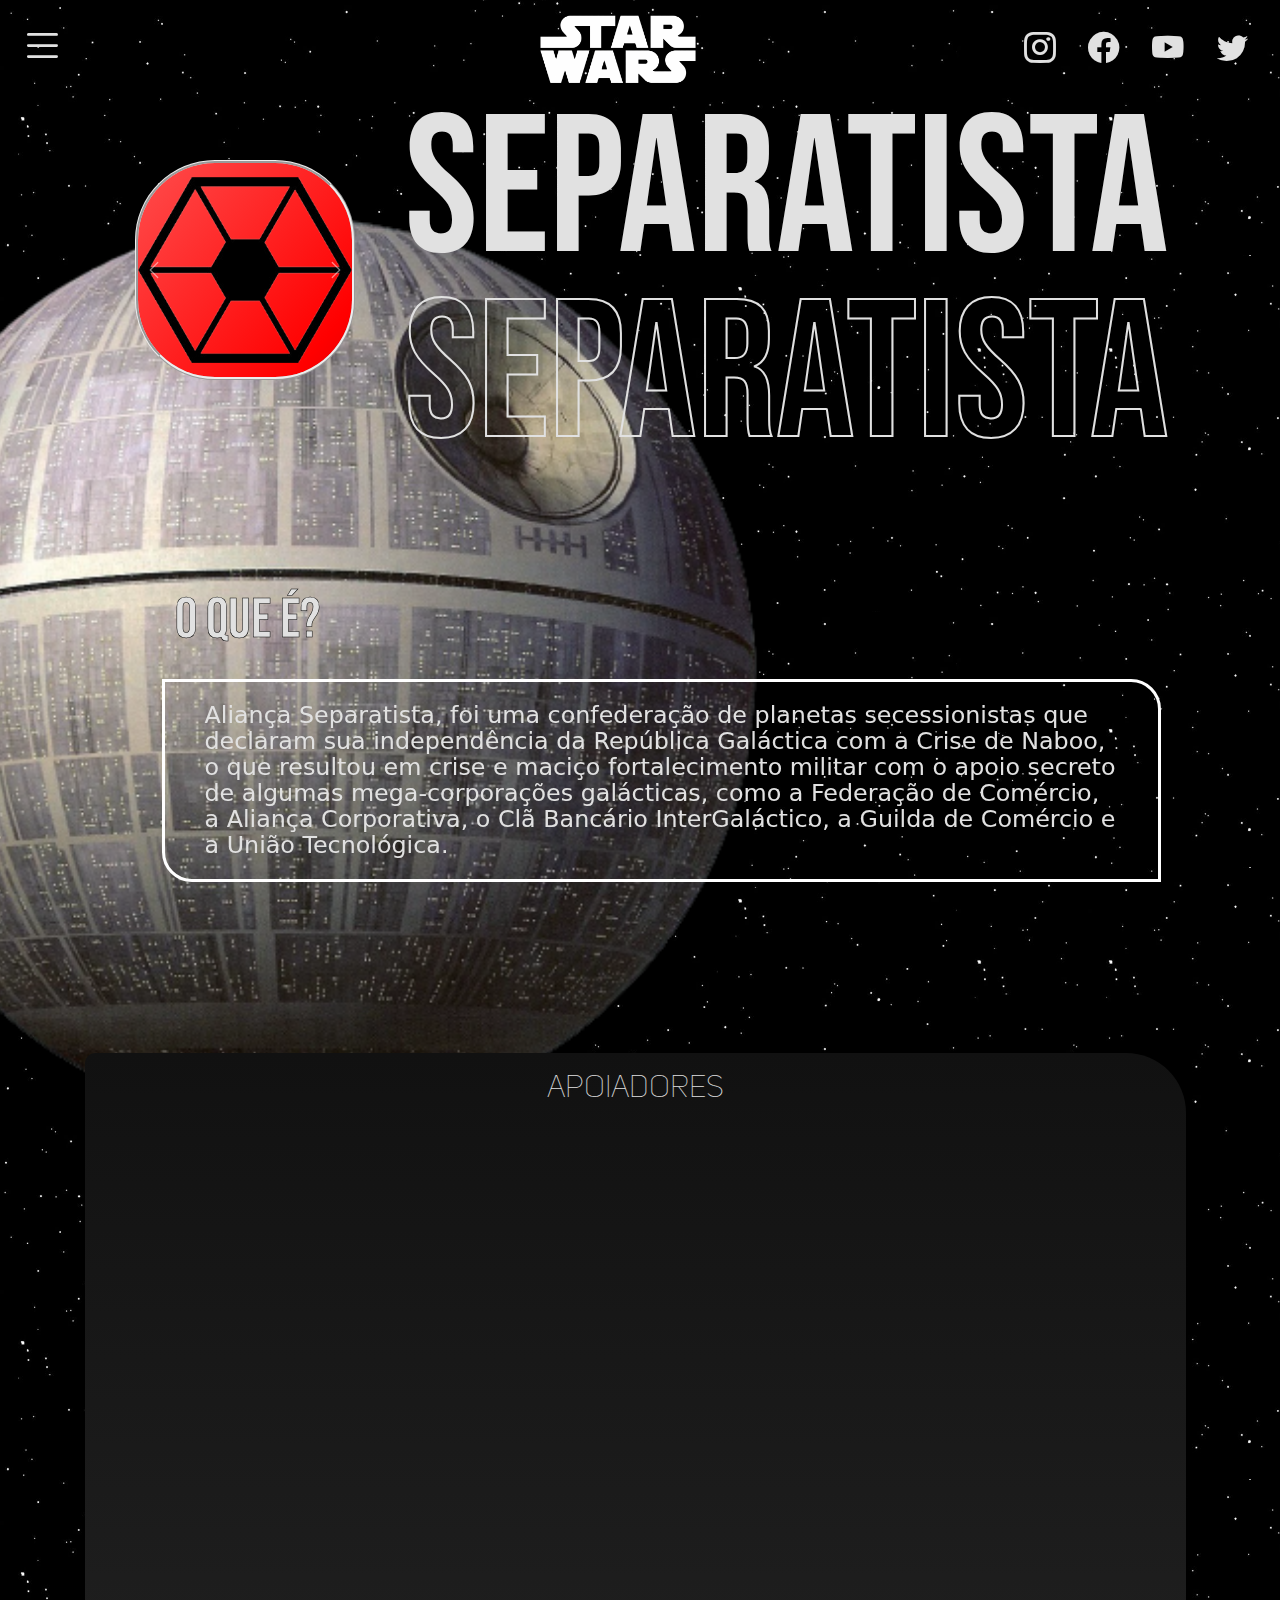
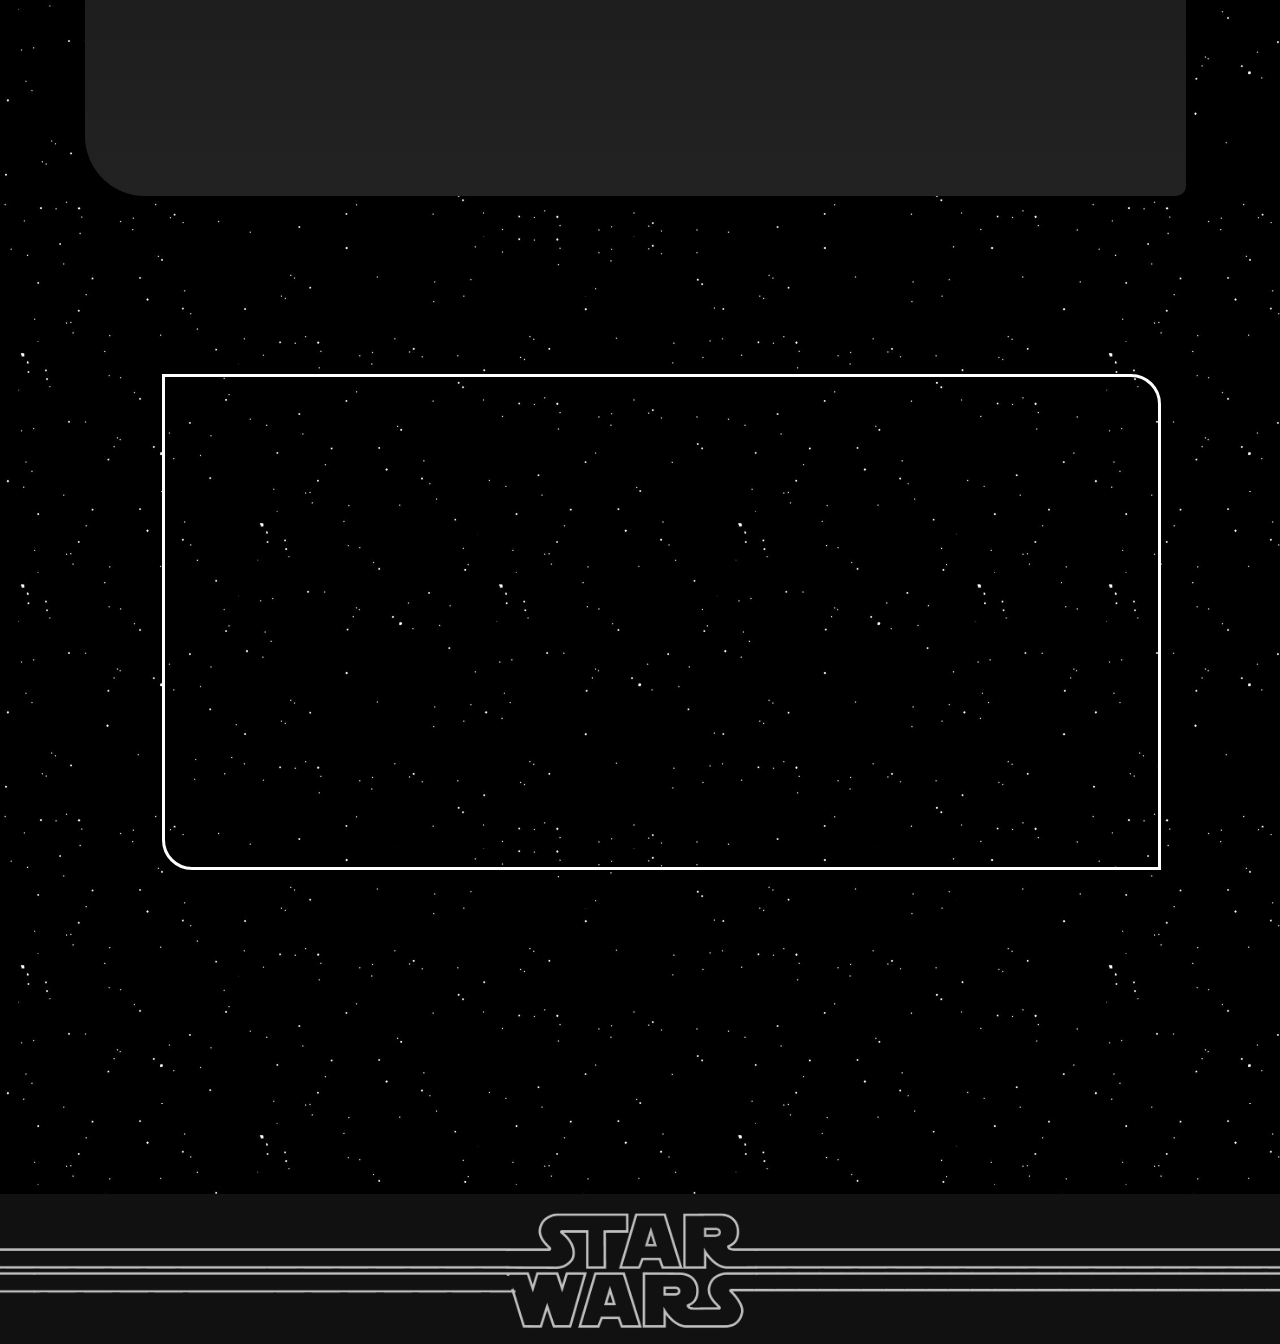
<file: index-separatista.html>
<!DOCTYPE html>
<html>
<head>
	<meta charset="utf-8">
	<meta name="viewport" content="width=device-width, initial-scale=1">
	<title>Star Wars</title>
	<link rel="stylesheet" type="text/css" href="css/style.css">
  <link rel="shortcut icon" href="./img/separatista-removebg-preview.png" type="image/png">
	<link rel="stylesheet" href="https://cdn.jsdelivr.net/npm/bootstrap-icons@1.10.5/font/bootstrap-icons.css">
	<link rel="stylesheet" href="https://cdn.jsdelivr.net/npm/bootstrap@5.3.0-alpha3/dist/css/bootstrap.min.css">
  <link rel="stylesheet" href="https://maxcdn.bootstrapcdn.com/bootstrap/3.3.6/css/bootstrap.min.css">
</head>
<body>
    <style> @font-face{
		font-family: uni;
		src: url(Uni.otf);
		} </style>
     <style> @font-face{
      font-family: bebas;
      src: url(Bebas.otf);
      } </style>
      <div class="fundo">
        <div id="area-cabeçalho">
          
          <div class="logo">
            <a href="home-index.html">
              <img src="img/logo-removebg-preview.png" alt="logo star wars">
            </a>
          </div>
          <div class="redes-cabeçalho">
            <a href="https://www.instagram.com/starwars/">
                <span class="icon_redes1"><i class="bi bi-instagram"></i></span>
            </a>
            <a href="https://www.facebook.com/StarWars.br/?brand_redir=169299103121699&locale=pt_BR">
                <span class="icon_redes2"><i class="bi bi-facebook"></i></span>
            </a>
            <a href="https://www.youtube.com/channel/UCZGYJFUizSax-yElQaFDp5Q">
                <span class="icon_redes3"><i class="bi bi-youtube"></i></span>
            </a>
            <a href="https://twitter.com/starwars">
                <span class="icon_redes4"><i class="bi bi-twitter"></i></span>
            </a>
          </div>
        </div>
        <!-- Adicionando o menu hambúrguer -->
        <div class="container-menu">
          <div class="hamburger">
          <div class="overlay"><i class="bi bi-x-lg"></i></div>
          <i class="bi bi-list"></i>
          </div>
             <aside class="sidebar">
                 <nav>
                     <ul class="menu">
                       <li class="menu-item-1"><a href="home-index.html" class="menu-link">Home</a></li>
                         <li class="menu-item"><a href="index-avaliações.html" class="menu-link">Avaliações</a></li>
                         <li class="menu-item"><a href="index-elenco-bastidores.html" class="menu-link">Elenco & Bastidores</a></li>
                         <li class="menu-item"><a href="teorias-e-curiosidades.html" class="menu-link">Teorias & Curiosidades</a></li>
                         <li class="menu-item"><a href="consulta-index.html" class="menu-link">ADM</a></li>
                         <!-- <li class="menu-item"><a href="validação.html" class="menu-link">Login</a></li> -->
                         <div class="redes-menu">
                          <a href="https://www.instagram.com/starwars/">
                            <span class="icon_redes1"><i class="bi bi-instagram"></i></span>
                        </a>
                        <a href="https://www.facebook.com/StarWars.br/?brand_redir=169299103121699&locale=pt_BR">
                            <span class="icon_redes2"><i class="bi bi-facebook"></i></span>
                        </a>
                        <a href="https://www.youtube.com/channel/UCZGYJFUizSax-yElQaFDp5Q">
                            <span class="icon_redes3"><i class="bi bi-youtube"></i></span>
                        </a>
                        <a href="https://twitter.com/starwars">
                            <span class="icon_redes4"><i class="bi bi-twitter"></i></span>
                        </a>
                         </div>
                     </ul>
                 </nav>
             </aside>
           </div>
  <div class="container">
    <!-- libras -->
    <div vw class="enabled">
      <div vw-access-button class="active"></div>
      <div vw-plugin-wrapper>
        <div class="vw-plugin-top-wrapper"></div>
      </div>
    </div>
    <script src="https://vlibras.gov.br/app/vlibras-plugin.js"></script>
    <script>
      new window.VLibras.Widget('https://vlibras.gov.br/app');
    </script>
    <!-- fim libras -->
        <div class="cabeçalho">
            <div id="carouselExampleFade" class="carousel slide" data-anime="bottom">
                <div class="carousel-inner1">
                  <div class="carousel-item">
                    <a href="index-imperio.html">
                      <img src="img/imperio_galactico-removebg-preview (1).png" class="d-block w-100" alt="imagem imperio galactico">
                  </a>
                  </div>
                  <div class="carousel-item active">
                    <a href="#">
                      <img src="img/separatista-removebg-preview.png" class="d-block w-100" alt="imagem separatista">
                    </a>
                  </div>
                  <div class="carousel-item">
                    <a href="index-velha-republica.html">
                      <img src="img/velha_republica_galatica-removebg-preview.png" class="d-block w-100" alt="imagem velha republica galactica">
                    </a>
                  </div>
                  <div class="carousel-item">
                    <a href="index-solnegro.html">
                      <img src="img/sol_negro-removebg-preview.png" class="d-block w-100" alt="imagem sol negro">
                    </a>
                  </div>
                </div>
                <button class="carousel-control-prev" type="button" data-bs-target="#carouselExampleFade" data-bs-slide="prev">
                  <span class="carousel-control-prev-icon" aria-hidden="true"></span>
                  <span class="visually-hidden">Previous</span>
                </button>
                <button class="carousel-control-next" type="button" data-bs-target="#carouselExampleFade" data-bs-slide="next">
                  <span class="carousel-control-next-icon" aria-hidden="true"></span>
                  <span class="visually-hidden">Next</span>
                </button>
              </div>
              <!-- mexer daqui pra baixo -->
            <h1 class="titulo-aliança" data-anime="bottom">Separatista</h1>
          </div>
          <div class="nome-aliança-borda">
            <h1 class="titulo-aliança-borda-s" data-anime="bottom">Separatista</h1>
          </div>
          <h2 class="titulo-2" data-anime="bottom">O que é?</h2>
          <h4 class="sub-titulo-2" data-anime="bottom">Aliança Separatista, foi uma confederação de planetas secessionistas que declaram sua independência da República Galáctica com a Crise de Naboo, o que resultou em crise e maciço fortalecimento militar com o apoio secreto de algumas mega-corporações galácticas, como a Federação de Comércio, a Aliança Corporativa, o Clã Bancário InterGaláctico, a Guilda de Comércio e a União Tecnológica.</h4>
              <div id="center">
                      <h1>Apoiadores</h1>
                      <div id="carouselExampleIndicators" class="carousel slide" data-anime="bottom">
                          
                          <div class="carousel-inner">
                            <div class="carousel-item active">
                              <img src="img/slide-personagens-nute.png" class="d-block w-100" alt="imagem personagens nute">
                              
                              <h2 class="titulo-slide">Federação<br>de Comércio</h2>
                              <h4 class="sub-titulo-slide">A Federação do Comércio foi uma organização criada com o objetivo de criar grupos de comércio. Sua expansão foi tal que ela conseguiu uma representação no Senado Galáctico. Vice-rei Nute Gunray secretamente se aliou com o Lorde Sith Darth Sidious para invadir o pacífico planeta de Naboo e causar uma crise na República</h4>
                             </div>
                            <div class="carousel-item">
                              <img src="img/slide-personagens-argente.png" class="d-block w-100" alt="imagem personagens argente">
                              
                              <h2 class="titulo-slide">Aliança<br>Corporativa</h2>
                              <h4 class="sub-titulo-slide">Aliança Corporativa foi um conglomerado que foi ativo durante os últimos anos da República Galáctica, com base em Murkhana.Ela também era fornecia recursos para a Confederação dos Sistemas Independentes durante a Crise Separatista, dando a seu Magistrado Passel Argente um lugar no Conselho Separatista durante as Guerras Clônicas </h4>
                            </div>
                            <div class="carousel-item">
                              <img src="img/slide-personagens-hill.png" class="d-block w-100" alt="imagem personagens hill">
                              
                              <h2 class="titulo-slide">Clã Bancário<br>InterGaláctico</h2>
                              <h4 class="sub-titulo-slide">O Clã Bancário InterGaláctico foi uma união do Conselho de Clãs Bancários e outros poderes bancários do planeta Muunilinst. Seu nome provavelmente se refere a sua influência extragaláctica; se sabia que o Clã Bancário controla bens muito além da Galáxia. Durante as Guerras Clônicas, ele se aliou à Confederação de Sistemas Independentes. A compania era representada por San Hill, um Muun do planeta Muunilinst.</h4>
                            </div>
                            <div class="carousel-item">
                              <img src="img/slide-personagens-mai.png" class="d-block w-100" alt="imagem personagens mai">
                              
                              <h2 class="titulo-slide">Guilda de<br>Comércio</h2>
                              <h4 class="sub-titulo-slide">A guilda de Comércio é uma categoria para os sindicatos de trabalhadores e associações de comércio em toda a galáxia.</h4>
                            </div>
                            <div class="carousel-item">
                              <img src="img/slide-personagens-poogle.png" class="d-block w-100" alt="imagem personagens poogle">
                              
                              <h2 class="titulo-slide">União<br>Tecnológica</h2>
                              <h4 class="sub-titulo-slide">A União Tecnológica, também conhecida como União Tecnho, era um dos parceiros comerciais da República. Era uma grande coalizão de firmas de alta tecnologia formada para tratar de assuntos de interesse às industrias pesadas. A União Techno pressionava o Senado Galático em favor dos interesses de seus membros e tentava garantir o comércio justo entre eles.</h4>
                            </div>
                            
                          <button class="carousel-control-prev" type="button" data-bs-target="#carouselExampleIndicators" data-bs-slide="prev">
                            <span class="carousel-control-prev-icon" aria-hidden="true"></span>
                            <span class="visually-hidden">Previous</span>
                          </button>
                          <button class="carousel-control-next" type="button" data-bs-target="#carouselExampleIndicators" data-bs-slide="next">
                            <span class="carousel-control-next-icon" aria-hidden="true"></span>
                            <span class="visually-hidden">Next</span>
                          </button>
                        </div>
                </div>
            </div>
			<script src="https://cdn.jsdelivr.net/npm/bootstrap@5.3.0-alpha3/dist/js/bootstrap.bundle.min.js" integrity="sha384-ENjdO4Dr2bkBIFxQpeoTz1HIcje39Wm4jDKdf19U8gI4ddQ3GYNS7NTKfAdVQSZe" crossorigin="anonymous"></script>
      <h2 class="titulo-2" data-anime="left">onde a aliança apareceu na saga?</h2>
          <h4 class="sub-titulo-2">
             <div class="scroll">
          <section class="section section-1" data-anime="left"> 
            <li>Star Wars Journeys: Beginnings<br>
            <li>Star Wars: Galactic Defense<br>
            <li>Star Wars: Galaxy of Heroes<br>
            <li>Star Wars: Force Arena<br>
            <li>Star Wars Battlefront II<br>
            <li>Choose Your Destiny: An Obi-Wan & Anakin Adventure<br>
            <li>Dooku: Jedi Lost<br>
            <li>Star Wars Episódio II: Ataque dos Clones <br>
            <li>Star Wars Galaxy of Adventures: "Yoda vs Count Dooku - Size Matters Not"<br>
            <li>Jedi of the Republic: Mace Windu, Parte I<br>
            <li>Jedi of the Republic: Mace Windu, Parte II<br>
            <li>Jedi of the Republic: Mace Windu, Parte III<br>
            <li>Jedi of the Republic: Mace Windu, Parte IV<br>
            <li>Jedi of the Republic: Mace Windu, Parte V<br>
            <li>Age of Republic: Anakin Skywalker 1<br>
            <li>Star Wars: The Clone Wars - "Cat and Mouse"<br>
            <li>Star Wars: The Clone Wars – "The Hidden Enemy"<br>
            <li>Star Wars: The Clone Wars film<br>
            <li>Star Wars: The Clone Wars – "Supply Lines"<br>
            <li>Star Wars: The Clone Wars – "Ambush"<br>
            <li>Star Wars: The Clone Wars – "Rising Malevolence"<br>
            <li>Star Wars: The Clone Wars – "Shadow of Malevolence"<br>
            <li>Star Wars: The Clone Wars – "Destroy Malevolence"<br> 
            <li>Star Wars: The Clone Wars – "Rookies"<br>
            <li>Star Wars: The Clone Wars – "Downfall of a Droid"<br>
            <li>Star Wars: The Clone Wars – "Duel of the Droids"<br>
            <li>Star Wars: The Clone Wars – "Bombad Jedi"<br>
            <li>Star Wars: The Clone Wars – "Cloak of Darkness"<br>
            <li>Star Wars: The Clone Wars – "Lair of Grievous"<br>
            <li>Age of Republic - General Grievous 1<br>
            <li>Star Wars: The Clone Wars – "Dooku Captured"<br>
            <li>Star Wars: The Clone Wars – "The Gungan General"<br>
            <li>Star Wars: The Clone Wars – "Jedi Crash"<br>
            <li>Star Wars: The Clone Wars – "Defenders of Peace"<br>
            <li>Star Wars: The Clone Wars – "Trespass"<br>
            <li>Star Wars: The Clone Wars – "Blue Shadow Virus"<br>
            <li>Star Wars: The Clone Wars – "Mystery of a Thousand Moons"<br>
            <li>Star Wars: The Clone Wars – "Storm Over Ryloth"<br>
            <li>Star Wars: The Clone Wars – "Innocents of Ryloth"<br>
            <li>Star Wars: The Clone Wars – "Liberty on Ryloth"<br>
            <li>Star Wars: The Clone Wars – "Holocron Heist"<br>
            <li>Star Wars: The Clone Wars – "Cargo of Doom"<br>
            <li>Star Wars: The Clone Wars – "Bounty Hunters"<br>
            <li>Star Wars: The Clone Wars – "The Zillo Beast"<br>
            <li>Star Wars: The Clone Wars – "The Zillo Beast Strikes Back"<br>
            <li>Star Wars: The Clone Wars – "Senate Spy"<br>
            <li>Star Wars: The Clone Wars – "Landing at Point Rain"<br>
            <li>Star Wars: The Clone Wars – "Weapons Factory"<br>
            <li>Star Wars: The Clone Wars – "Legacy of Terror"<br>
            <li>Star Wars: The Clone Wars – "Grievous Intrigue"<br>
            <li>Star Wars: The Clone Wars – "The Deserter"<br>
            <li>Star Wars: The Clone Wars – "The Mandalore Plot" (aparece em holograma)<br>
            <li>Star Wars: The Clone Wars – "Voyage of Temptation"<br>
            <li>Star Wars: The Clone Wars – "Duchess of Mandalore"<br>
            <li>Star Wars: The Clone Wars – "ARC Troopers"<br>
            <li>Star Wars: The Clone Wars – "Sphere of Influence" <br>
            <li>Star Wars: The Clone Wars – "Evil Plans" <br>
            <li>Star Wars: The Clone Wars – "Hostage Crisis" <br>
            <li>"Intermission, Parte II" — Star Wars Adventures 13<br>
            <li>Star Wars: The Clone Wars – "Heroes on Both Sides"<br>
            <li>Star Wars: The Clone Wars – "Pursuit of Peace"<br>
            <li>Catalyst: A Rogue One Novel<br>
            <li>"Tales from Wild Space: The Big March" — Star Wars Adventures 19<br>
            <li>"Hide and Seek"—Star Wars Adventures 20<br>
            <li>Star Wars: The Clone Wars – "Nightsisters"<br>
            <li>Star Wars: The Clone Wars – "Monster"<br>
            <li>Star Wars: The Clone Wars – "Witches of the Mist"<br>
            <li>Star Wars: The Clone Wars – "The Citadel"<br>
            <li>Star Wars: The Clone Wars – "Counterattack"<br>
            <li>Star Wars: The Clone Wars – "Citadel Rescue"<br>
            <li>Star Wars: The Clone Wars – "Padawan Lost"<br>
            <li>"Roger Roger"—Star Wars Adventures 19<br>
            <li>Star Wars: The Clone Wars – "Water War"<br>
            <li>Star Wars: The Clone Wars – "Gungan Attack"<br>
            <li>Star Wars: The Clone Wars – "Prisoners"<br>
            <li>Star Wars: The Clone Wars – "Shadow Warrior"<br>
            <li>Star Wars: The Clone Wars – "Nomad Droids"<br>
            <li>Star Wars: The Clone Wars – "Darkness on Umbara"<br>
            <li>Star Wars: The Clone Wars – "The General"<br>
            <li>Star Wars: The Clone Wars – "Plan of Dissent"<br>
            <li>Star Wars: The Clone Wars – "Kidnapped"<br>
            <li>Star Wars: The Clone Wars – "Slaves of the Republic"<br>
            <li>Star Wars: The Clone Wars – "Escape from Kadavo"<br>
            <li>Star Wars: The Clone Wars – "A Friend in Need" <br>
            <li>Star Wars: The Clone Wars – "Deception"<br>
            <li>Star Wars: The Clone Wars – "Friends and Enemies"<br> 
            <li>Star Wars: The Clone Wars – "The Box"<br>
            <li>Star Wars: The Clone Wars – "Crisis on Naboo"<br>
            <li>Star Wars: The Clone Wars – "Massacre"<br>
            <li>Star Wars: The Clone Wars – "Bounty" <br>
            <li>Star Wars: The Clone Wars – "Brothers"<br>
            <li>Star Wars: The Clone Wars – "A War on Two Fronts"<br>
            <li>Star Wars: The Clone Wars – "Front Runners"<br>
            <li>Star Wars: The Clone Wars – "The Soft War"<br>
            <li>Star Wars: The Clone Wars – "Tipping Points"<br>
            <li>Star Wars: The Clone Wars – "The Gathering"<br>
            <li>Star Wars: The Clone Wars – "Bound for Rescue"<br>
            <li>Star Wars: The Clone Wars – "A Necessary Bond"<br>
            <li>Star Wars: The Clone Wars – "Secret Weapons"<br>
            <li>Star Wars: The Clone Wars – "A Sunny Day in the Void" <br>
            <li>Star Wars: The Clone Wars – "Missing in Action"<br>
            <li>Star Wars: The Clone Wars – "Point of No Return"<br>
            <li>Star Wars: Forças do Destino – "Unexpected Company"<br>
            <li>Star Wars: The Clone Wars – "Sabotage"<br>
            <li>Star Wars: The Clone Wars – "The Jedi Who Knew Too Much"<br>
            <li>"Sisters"—Age of Republic Special 1 <br>
            <li>Star Wars: The Clone Wars – "The Unknown"<br>
            <li>Star Wars: The Clone Wars – "Conspiracy" <br>
            <li>Star Wars: The Clone Wars – "Fugitive" <br>
            <li>Star Wars: The Clone Wars – "Orders"<br>
            <li>Star Wars: The Clone Wars – "An Old Friend"<br>
            <li>Star Wars: The Clone Wars – "The Rise of Clovis"<br>
            <li>Star Wars: The Clone Wars – "Crisis at the Heart"<br>
            <li>Star Wars: The Clone Wars – "The Lost One"<br>
            <li>Star Wars: The Clone Wars – "Voices" <br>
            <li>Star Wars: The Clone Wars – "Sacrifice"<br>
            <li>Star Wars: The Clone Wars – "A Death on Utapau"<br>
            <li>Star Wars: The Clone Wars – "In Search of the Crystal" <br>
            <li>Star Wars: The Clone Wars – "Crystal Crisis"<br>
            <li>Star Wars: The Clone Wars – "The Big Bang"<br>
            <li>Star Wars: The Clone Wars – "The Bad Batch"<br>
            <li>Star Wars: The Clone Wars – "A Distant Echo"<br>
            <li>Star Wars: The Clone Wars – "On the Wings of Keeradaks"<br>
            <li>Star Wars: The Clone Wars – "Unfinished Business"<br>
            <li>Dark Disciple<br>
            <li>Darth Maul—Son of Dathomir, Parte One<br>
            <li>Darth Maul—Son of Dathomir, Parte Two<br>
            <li>Darth Maul—Son of Dathomir, Parte Three<br>
            <li>Darth Maul—Son of Dathomir, Parte Four<br>
            <li>Age of Republic - Padmé Amidala 1<br>
            <li>Kanan 8: First Blood, Parte II: The Towers of the Temple<br>
            <li>Kanan 9: First Blood, Parte III: The Canyons of Kardoa<br>
            <li>Kanan 10: First Blood, Parte IV: The Mesas of Mygeeto<br>
            <li>Kanan 11: First Blood, Parte V: The Fog of War<br>
            <li>Star Wars Episódio III: A Vingança dos Sith<br>
            <li>Revenge of the Sith Golden Book<br>
            <li>Kanan 1: The Last Padawan, Parte I: Fight<br>
            <li>Darth Vader: Dark Lord of the Sith 16: Burning Seas, Parte IV <br>
            <li>Darth Vader Annual 2: Technological Terror <br>
            <li>Servants of the Empire: Rebel in the Ranks <br>
            <li>Thrawn: Alliances<br>
            <li>"Stories in the Sand"—From a Certain Point of View <br>
            <li>Darth Vader 4: Vader, Parte IV <br>
            <li>Star Wars Galaxy of Adventures – "Yoda – The Jedi Master" <br>
            <li>Star Wars: Adventures Ashcan<br>
            <li>Star Wars Bad Batch Star Wars: The Bad Batch – "Depois do Fim"<br>
            <li>Star Wars Bad Batch Star Wars: The Bad Batch – "Desmontagem"</li>
            </section>
          </div>
      </h4>
      <h2 class="titulo-3" data-anime="bottom">que a força esteja com você!</h2>
  </div>
        <footer>
			
		    </footer>
        <script src="js/animação-texto.js"></script>
</body>
</div>
<script src="js/script.js"></script>
</html>
</file>
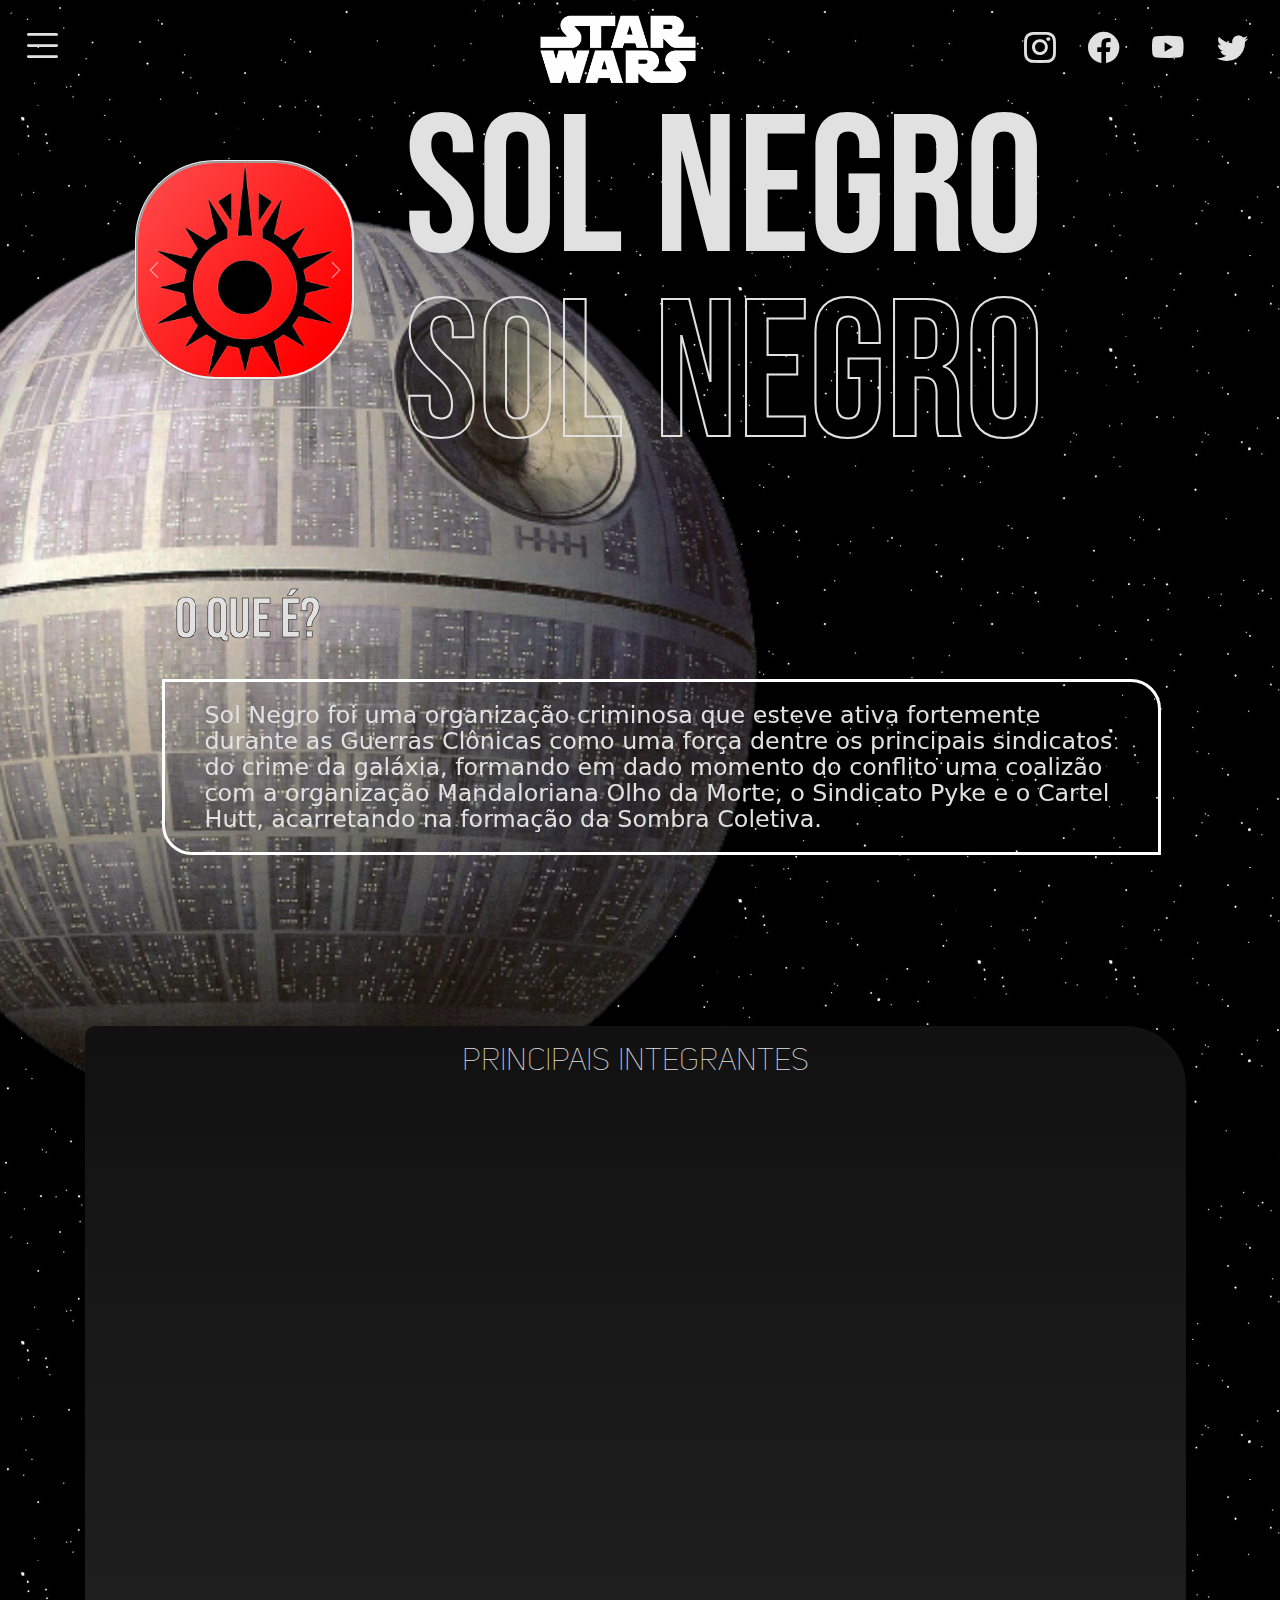
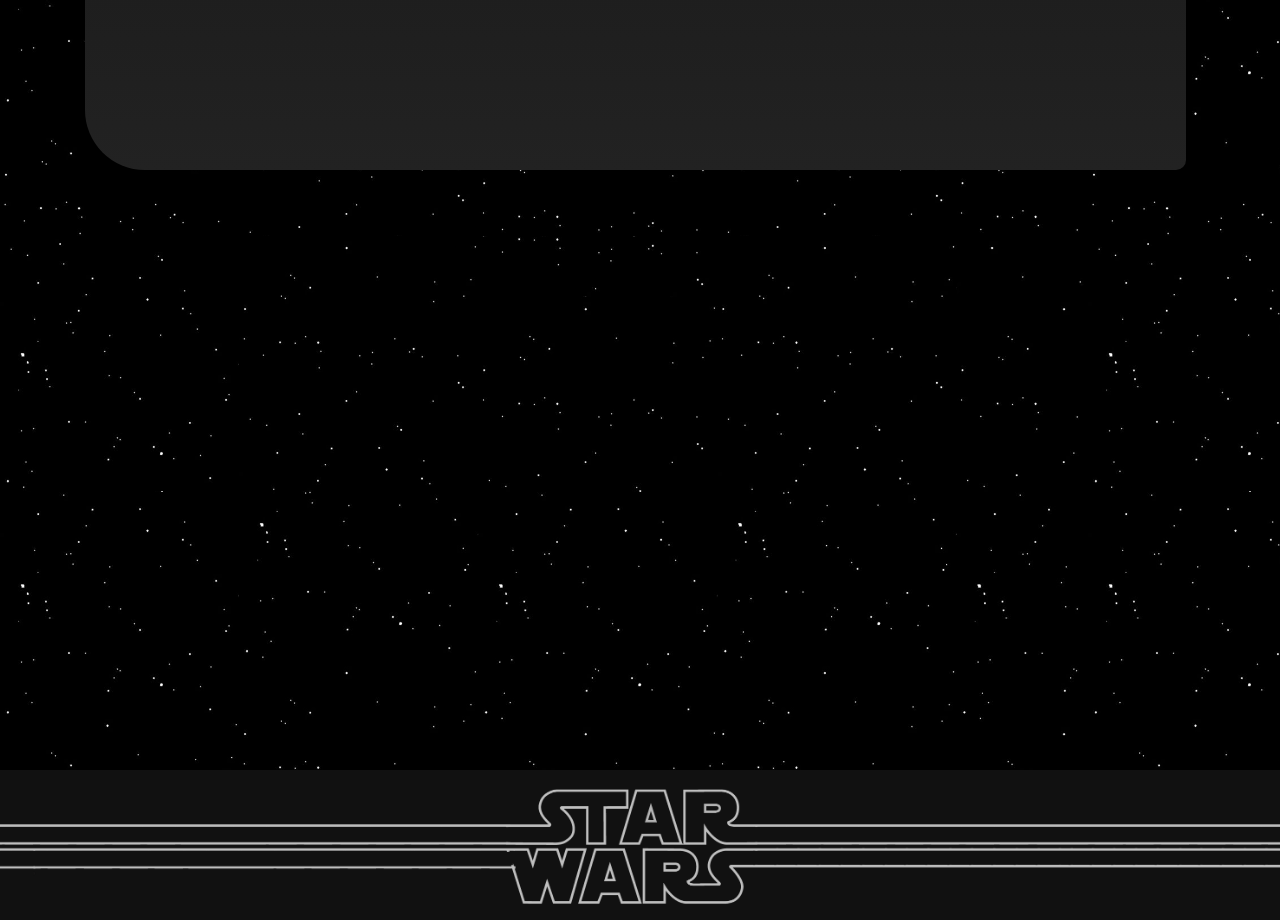
<file: index-solnegro.html>
<!DOCTYPE html>
<html>
<head>
	<meta charset="utf-8">
	<meta name="viewport" content="width=device-width, initial-scale=1">
	<title>Star Wars</title>
	<link rel="stylesheet" type="text/css" href="css/style.css">
  <link rel="shortcut icon" href="./img/sol_negro-removebg-preview.png" type="image/png">
	<link rel="stylesheet" href="https://cdn.jsdelivr.net/npm/bootstrap-icons@1.10.5/font/bootstrap-icons.css">
	<link rel="stylesheet" href="https://cdn.jsdelivr.net/npm/bootstrap@5.3.0-alpha3/dist/css/bootstrap.min.css">
  <link rel="stylesheet" href="https://maxcdn.bootstrapcdn.com/bootstrap/3.3.6/css/bootstrap.min.css">
</head>
<body>
    <style> @font-face{
		font-family: uni;
		src: url(Uni.otf);
		} </style>
     <style> @font-face{
      font-family: bebas;
      src: url(Bebas.otf);
      } </style>
      <div class="fundo">
       <div id="area-cabeçalho">
          
        <div class="logo">
          <a href="home-index.html">
            <img src="img/logo-removebg-preview.png" alt="imagem logo star wars">
          </a>
        </div>
        <div class="redes-cabeçalho">
          <a href="https://www.instagram.com/starwars/">
              <span class="icon_redes1"><i class="bi bi-instagram"></i></span>
          </a>
          <a href="https://www.facebook.com/StarWars.br/?brand_redir=169299103121699&locale=pt_BR">
              <span class="icon_redes2"><i class="bi bi-facebook"></i></span>
          </a>
          <a href="https://www.youtube.com/channel/UCZGYJFUizSax-yElQaFDp5Q">
              <span class="icon_redes3"><i class="bi bi-youtube"></i></span>
          </a>
          <a href="https://twitter.com/starwars">
              <span class="icon_redes4"><i class="bi bi-twitter"></i></span>
          </a>
        </div>
      </div>
        <!-- Adicionando o menu hambúrguer -->
        <div class="container-menu">
          <div class="hamburger">
          <div class="overlay"><i class="bi bi-x-lg"></i></div>
          <i class="bi bi-list"></i>
          </div>
             <aside class="sidebar">
                 <nav>
                     <ul class="menu">
                       <li class="menu-item-1"><a href="home-index.html" class="menu-link">Home</a></li>
                         <li class="menu-item"><a href="index-avaliações.html" class="menu-link">Avaliações</a></li>
                         <li class="menu-item"><a href="index-elenco-bastidores.html" class="menu-link">Elenco & Bastidores</a></li>
                         <li class="menu-item"><a href="teorias-e-curiosidades.html" class="menu-link">Teorias & Curiosidades</a></li>
                         <li class="menu-item"><a href="consulta-index.html" class="menu-link">ADM</a></li>
                         <!-- <li class="menu-item"><a href="validação.html" class="menu-link">Login</a></li> -->
                         <div class="redes-menu">
                          <a href="https://www.instagram.com/starwars/">
                            <span class="icon_redes1"><i class="bi bi-instagram"></i></span>
                        </a>
                        <a href="https://www.facebook.com/StarWars.br/?brand_redir=169299103121699&locale=pt_BR">
                            <span class="icon_redes2"><i class="bi bi-facebook"></i></span>
                        </a>
                        <a href="https://www.youtube.com/channel/UCZGYJFUizSax-yElQaFDp5Q">
                            <span class="icon_redes3"><i class="bi bi-youtube"></i></span>
                        </a>
                        <a href="https://twitter.com/starwars">
                            <span class="icon_redes4"><i class="bi bi-twitter"></i></span>
                        </a>
                         </div>
                     </ul>
                 </nav>
             </aside>
           </div>
  <div class="container">
    <!-- libras -->
    <div vw class="enabled">
      <div vw-access-button class="active"></div>
      <div vw-plugin-wrapper>
        <div class="vw-plugin-top-wrapper"></div>
      </div>
    </div>
    <script src="https://vlibras.gov.br/app/vlibras-plugin.js"></script>
    <script>
      new window.VLibras.Widget('https://vlibras.gov.br/app');
    </script>
    <!-- fim libras -->
        <div class="cabeçalho">
            <div id="carouselExampleFade" class="carousel slide" data-anime="bottom">
                <div class="carousel-inner1">
                  <div class="carousel-item">
                    <a href="index-imperio.html">
                      <img src="img/imperio_galactico-removebg-preview (1).png" class="d-block w-100" alt="imagem imperio galactico">
                  </a>
                  </div>
                  <div class="carousel-item">
                    <a href="index-separatista.html">
                      <img src="img/separatista-removebg-preview.png" class="d-block w-100" alt="imagem separatista">
                    </a>
                  </div>
                  <div class="carousel-item">
                    <a href="index-velha-republica.html">
                      <img src="img/velha_republica_galatica-removebg-preview.png" class="d-block w-100" alt="imagem velha republica galactica">
                    </a>
                  </div>
                  <div class="carousel-item active">
                    <a href="#">
                      <img src="img/sol_negro-removebg-preview.png" class="d-block w-100" alt="imagem sol negro">
                    </a>
                  </div>
                </div>
                <button class="carousel-control-prev" type="button" data-bs-target="#carouselExampleFade" data-bs-slide="prev">
                  <span class="carousel-control-prev-icon" aria-hidden="true"></span>
                  <span class="visually-hidden">Previous</span>
                </button>
                <button class="carousel-control-next" type="button" data-bs-target="#carouselExampleFade" data-bs-slide="next">
                  <span class="carousel-control-next-icon" aria-hidden="true"></span>
                  <span class="visually-hidden">Next</span>
                </button>
              </div>
              <!-- mexer daqui pra baixo -->
            <h1 class="titulo-aliança" data-anime="bottom">Sol Negro</h1>
          </div>
          <div class="nome-aliança-borda">
            <h1 class="titulo-aliança-borda" data-anime="bottom">Sol Negro</h1>
          </div>
          <h2 class="titulo-2" data-anime="bottom">O que é?</h2>
          <h4 class="sub-titulo-2" data-anime="bottom">Sol Negro foi uma organização criminosa que esteve ativa fortemente durante as Guerras Clônicas como uma força dentre os principais sindicatos do crime da galáxia, formando em dado momento do conflito uma coalizão com a organização Mandaloriana Olho da Morte, o Sindicato Pyke e o Cartel Hutt, acarretando na formação da Sombra Coletiva.</h4>
              <div id="center">
                      <h1>Principais integrantes</h1>
                      <div id="carouselExampleIndicators" class="carousel slide" data-anime="bottom">
                          
                          <div class="carousel-inner">
                            <div class="carousel-item active">
                              <img src="img/slide-personagens-alexi.png" class="d-block w-100" alt="imagem personagens alexi">
                              
                              <h2 class="titulo-slide">Alexi<br>Garyn</h2>
                              <h4 class="sub-titulo-slide">Alexi Garyn foi um membro Humano do sindicato criminal do Sol Negro. Servindo como um Vigo durante décadas, Garyn eventualmente atingiu a posição de Sub-lorde, a maior posição na organização. Liderando os Vigos nos anos antecedentes ao retorno da Ordem dos Lordes Sith.</h4>
                             </div>
                            <div class="carousel-item">
                              <img src="img/slide-personagens-morn.png" class="d-block w-100" alt="imagem personagens morn">
                              
                              <h2 class="titulo-slide">Morn</h2>
                              <h4 class="sub-titulo-slide">Morn era um Mon Calamari masculino membro do sindicato criminoso Sol Negro. Tendo alcançado o posto de Vigo , Morn baseou-se em seu planeta natal, Dac , e supervisionou as operações do Sol Negro naquele setor da galáxia. Seu assassinato foi o primeiro movimento da destruição da liderança de Sol Negro por Maul. </h4>
                            </div>
                            <div class="carousel-item">
                              <img src="img/slide-personagens-darnada.png" class="d-block w-100" alt="imagem personagens darnada">
                              
                              <h2 class="titulo-slide">Darnada</h2>
                              <h4 class="sub-titulo-slide">Darnada era um Dug membro masculino do sindicato criminoso Sol Negro e o proprietário da Deep Space Demolition and Removal . Servindo como um dos nove vigos sob a liderança de Alexi Garyn , Darnada ajudou nas operações de Black Sun através da galáxia e trabalhou em sua estação espacial por anos até sua execução.</h4>
                            </div>
                            <div class="carousel-item">
                              <img src="img/slide-personagens-dardo.png" class="d-block w-100" alt="imagem personagens dardo">
                              
                              <h2 class="titulo-slide">Dardo</h2>
                              <h4 class="sub-titulo-slide">Dardo era um membro Rodiano masculino do sindicato criminoso Sol Negro . Tendo alcançado o posto de Vigo , Dardo e o resto da liderança do Sol Negro foram brutalmente massacrados durante um ataque do Sith Darth Maul em 33 ABY.</h4>
                            </div>
                            <div class="carousel-item">
                              <img src="img/slide-personagens-nep.png" class="d-block w-100" alt="imagem personagens nep">
                              
                              <h2 class="titulo-slide">Nep Chung</h2>
                              <h4 class="sub-titulo-slide">Nep Chung se envolveu na organização criminosa Black Sun , subindo na hierarquia e alcançando o título de Vigo , tornando-o um dos nove tenentes do sindicato. Para protegê-lo, Chung contratou guarda-costas para garantir sua segurança, incluindo um guarda pessoal de sua própria espécie.</h4>
                            </div>
                            <div class="carousel-item">
                              <img src="img/slide-personagens-whee.png" class="d-block w-100" alt="imagem personagens whee">
                              
                              <h2 class="titulo-slide">Whee Tillatch</h2>
                              <h4 class="sub-titulo-slide">Um Yarkora masculino , Whee Tillatch se envolveu na organização criminosa Black Sun , eventualmente subindo na hierarquia e alcançando o título de vigo , tornando-o um dos nove tenentes do sindicato. Para protegê-lo, Tillatch contratou guarda-costas para garantir sua segurança, sempre escoltado por guardas pessoais.</h4>
                            </div>
                            
                          <button class="carousel-control-prev" type="button" data-bs-target="#carouselExampleIndicators" data-bs-slide="prev">
                            <span class="carousel-control-prev-icon" aria-hidden="true"></span>
                            <span class="visually-hidden">Previous</span>
                          </button>
                          <button class="carousel-control-next" type="button" data-bs-target="#carouselExampleIndicators" data-bs-slide="next">
                            <span class="carousel-control-next-icon" aria-hidden="true"></span>
                            <span class="visually-hidden">Next</span>
                          </button>
                        </div>
                </div>
            </div>
			<script src="https://cdn.jsdelivr.net/npm/bootstrap@5.3.0-alpha3/dist/js/bootstrap.bundle.min.js" integrity="sha384-ENjdO4Dr2bkBIFxQpeoTz1HIcje39Wm4jDKdf19U8gI4ddQ3GYNS7NTKfAdVQSZe" crossorigin="anonymous"></script>
      <h2 class="titulo-2" data-anime="left">onde a aliança apareceu na saga?</h2>
          <h4 class="sub-titulo-2" data-anime="left">
            <li>Battlefront: Companhia do Crepúsculo<br>
            <li>Tarkin</li>
            </h4>
      </h4>
      <h2 class="titulo-3" data-anime="bottom">que a força esteja com você!</h2>
  </div>
        <footer>
			
		    </footer>
        <script src="js/animação-texto.js"></script>
      </div>
</body>
<script src="js/script.js"></script>
</html>
</file>
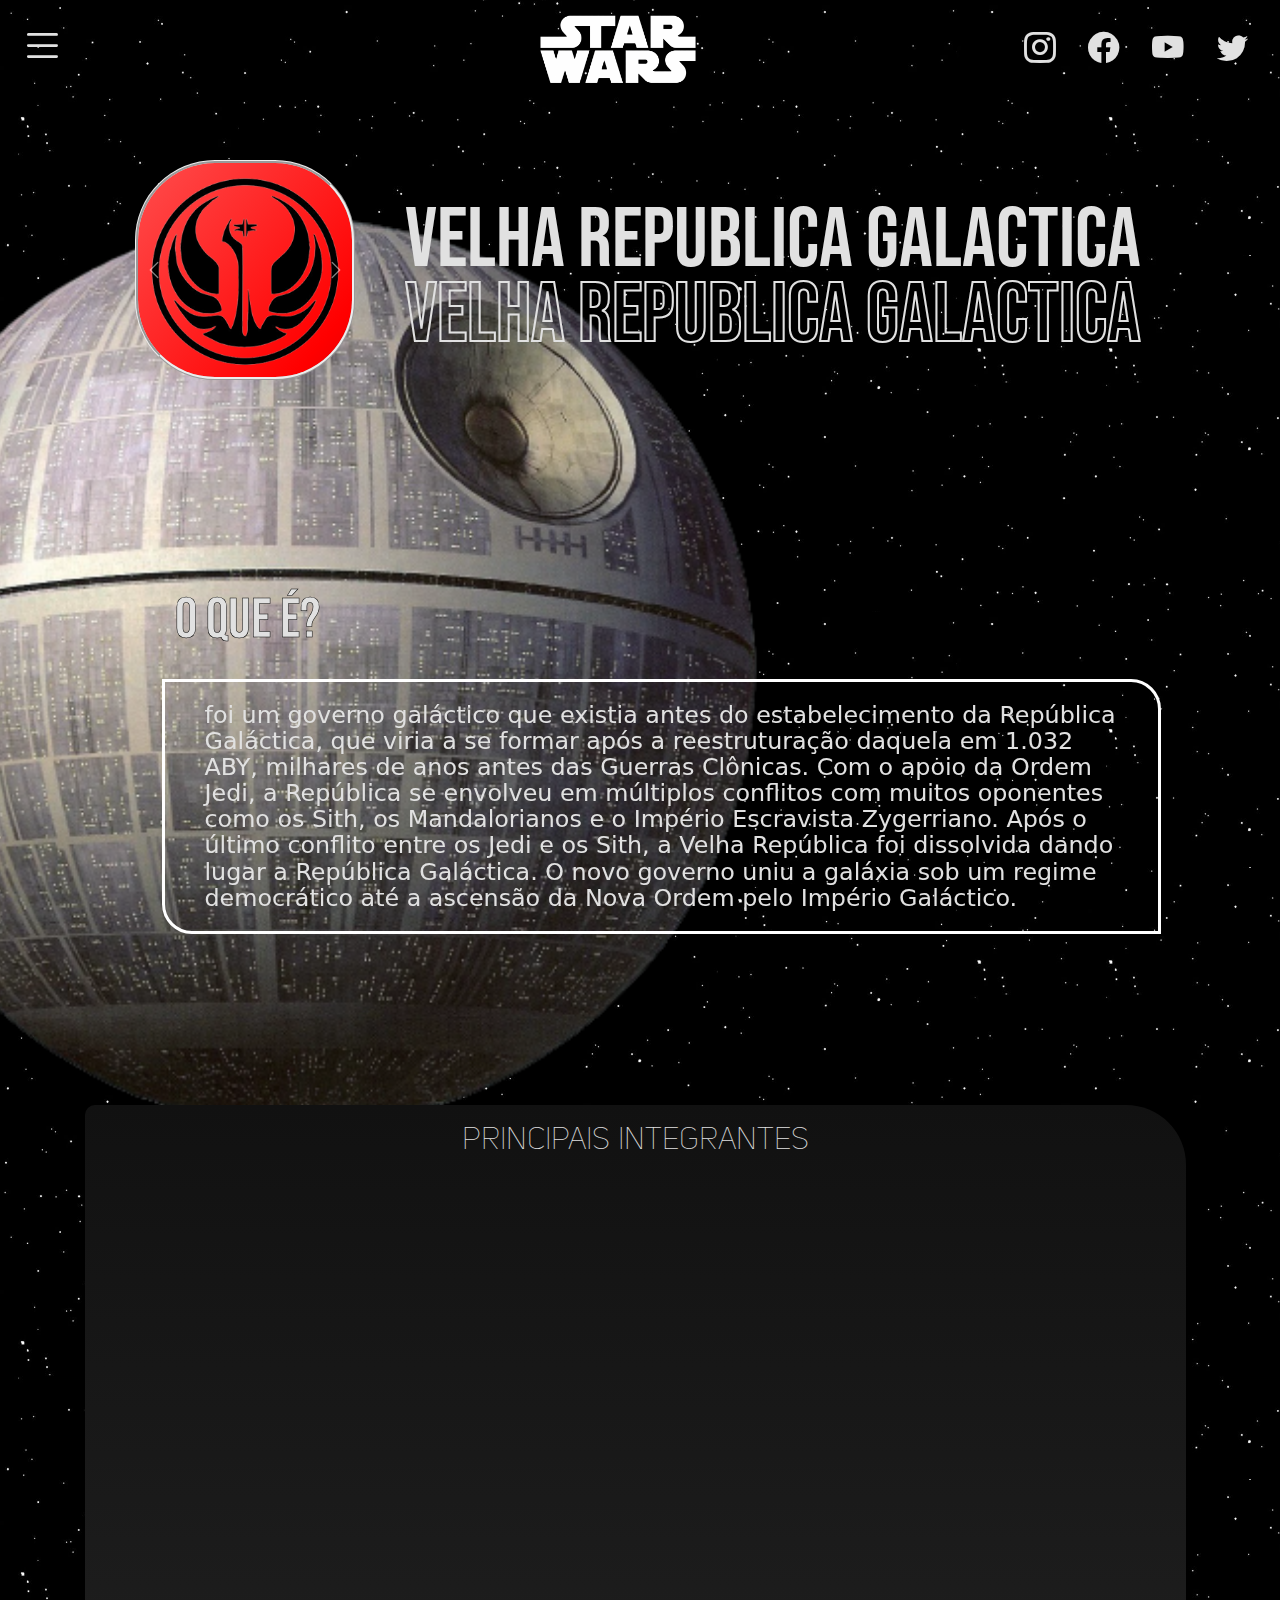
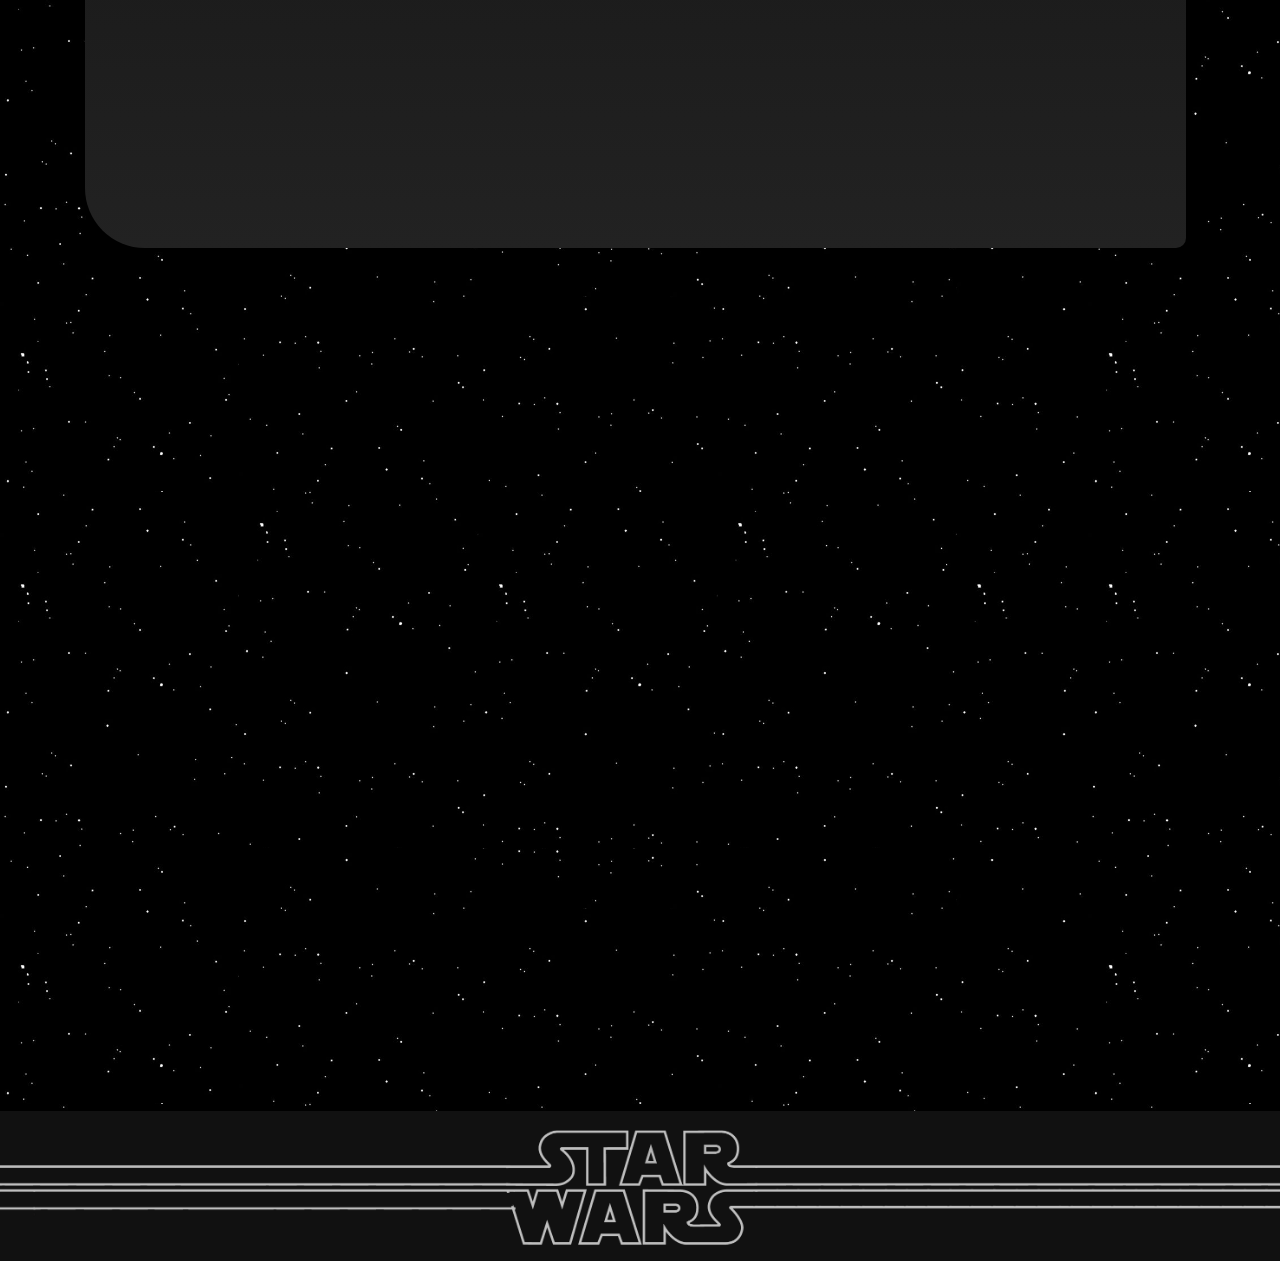
<file: index-velha-republica.html>
<!DOCTYPE html>
<html>
<head>
	<meta charset="utf-8">
	<meta name="viewport" content="width=device-width, initial-scale=1">
	<title>Star Wars</title>
	<link rel="stylesheet" type="text/css" href="css/style.css">
  <link rel="shortcut icon" href="./img/velha_republica_galatica-removebg-preview.png" type="image/png">
	<link rel="stylesheet" href="https://cdn.jsdelivr.net/npm/bootstrap-icons@1.10.5/font/bootstrap-icons.css">
	<link rel="stylesheet" href="https://cdn.jsdelivr.net/npm/bootstrap@5.3.0-alpha3/dist/css/bootstrap.min.css">
  <link rel="stylesheet" href="https://maxcdn.bootstrapcdn.com/bootstrap/3.3.6/css/bootstrap.min.css">
</head>
<body>
    <style> @font-face{
		font-family: uni;
		src: url(Uni.otf);
		} </style>
     <style> @font-face{
      font-family: bebas;
      src: url(Bebas.otf);
      } </style>
      <div class="fundo">
        <div id="area-cabeçalho">
          
          <div class="logo">
            <a href="home-index.html">
              <img src="img/logo-removebg-preview.png" alt="imagem logo star wars">
            </a>
          </div>
          <div class="redes-cabeçalho">
            <a href="https://www.instagram.com/starwars/">
                <span class="icon_redes1"><i class="bi bi-instagram"></i></span>
            </a>
            <a href="https://www.facebook.com/StarWars.br/?brand_redir=169299103121699&locale=pt_BR">
                <span class="icon_redes2"><i class="bi bi-facebook"></i></span>
            </a>
            <a href="https://www.youtube.com/channel/UCZGYJFUizSax-yElQaFDp5Q">
                <span class="icon_redes3"><i class="bi bi-youtube"></i></span>
            </a>
            <a href="https://twitter.com/starwars">
                <span class="icon_redes4"><i class="bi bi-twitter"></i></span>
            </a>
          </div>
        </div>
        <!-- Adicionando o menu hambúrguer -->
        <div class="container-menu">
          <div class="hamburger">
          <div class="overlay"><i class="bi bi-x-lg"></i></div>
          <i class="bi bi-list"></i>
          </div>
             <aside class="sidebar">
                 <nav>
                     <ul class="menu">
                       <li class="menu-item-1"><a href="home-index.html" class="menu-link">Home</a></li>
                         <li class="menu-item"><a href="index-avaliações.html" class="menu-link">Avaliações</a></li>
                         <li class="menu-item"><a href="index-elenco-bastidores.html" class="menu-link">Elenco & Bastidores</a></li>
                         <li class="menu-item"><a href="teorias-e-curiosidades.html" class="menu-link">Teorias & Curiosidades</a></li>
                         <li class="menu-item"><a href="consulta-index.html" class="menu-link">ADM</a></li>
                         <!-- <li class="menu-item"><a href="validação.html" class="menu-link">Login</a></li> -->
                         <div class="redes-menu">
                          <a href="https://www.instagram.com/starwars/">
                            <span class="icon_redes1"><i class="bi bi-instagram"></i></span>
                        </a>
                        <a href="https://www.facebook.com/StarWars.br/?brand_redir=169299103121699&locale=pt_BR">
                            <span class="icon_redes2"><i class="bi bi-facebook"></i></span>
                        </a>
                        <a href="https://www.youtube.com/channel/UCZGYJFUizSax-yElQaFDp5Q">
                            <span class="icon_redes3"><i class="bi bi-youtube"></i></span>
                        </a>
                        <a href="https://twitter.com/starwars">
                            <span class="icon_redes4"><i class="bi bi-twitter"></i></span>
                        </a>
                         </div>
                     </ul>
                 </nav>
             </aside>
           </div>
  <div class="container">
    <!-- libras -->
    <div vw class="enabled">
      <div vw-access-button class="active"></div>
      <div vw-plugin-wrapper>
        <div class="vw-plugin-top-wrapper"></div>
      </div>
    </div>
    <script src="https://vlibras.gov.br/app/vlibras-plugin.js"></script>
    <script>
      new window.VLibras.Widget('https://vlibras.gov.br/app');
    </script>
    <!-- fim libras -->
        <div class="cabeçalho">
            <div id="carouselExampleFade" class="carousel slide" data-anime="bottom">
                <div class="carousel-inner1">
                  <div class="carousel-item ">
                    <a href="index-imperio.html">
                      <img src="img/imperio_galactico-removebg-preview (1).png" class="d-block w-100" alt="imagem imperio galactico">
                  </a>
                  </div>
                  <div class="carousel-item">
                    <a href="index-separatista.html">
                      <img src="img/separatista-removebg-preview.png" class="d-block w-100" alt="imagem separatista">
                    </a>
                  </div>
                  <div class="carousel-item active">
                    <a href="index-velha-republica.html">
                      <img src="img/velha_republica_galatica-removebg-preview.png" class="d-block w-100" alt="imagem velha republica galactica">
                    </a>
                  </div>
                  <div class="carousel-item">
                    <a href="index-solnegro.html">
                      <img src="img/sol_negro-removebg-preview.png" class="d-block w-100" alt="imagem sol negro ">
                    </a>
                  </div>
                </div>
                <button class="carousel-control-prev" type="button" data-bs-target="#carouselExampleFade" data-bs-slide="prev">
                  <span class="carousel-control-prev-icon" aria-hidden="true"></span>
                  <span class="visually-hidden">Previous</span>
                </button>
                <button class="carousel-control-next" type="button" data-bs-target="#carouselExampleFade" data-bs-slide="next">
                  <span class="carousel-control-next-icon" aria-hidden="true"></span>
                  <span class="visually-hidden">Next</span>
                </button>
              </div>
            <h1 class="titulo-aliança-4" data-anime="bottom">velha republica galactica</h1>
          </div>
          <div class="nome-aliança-borda">
            <h1 class="titulo-aliança-borda-4" data-anime="bottom">velha republica galactica</h1>
          </div>
          <h2 class="titulo-2" data-anime="bottom">O que é?</h2>
          <h4 class="sub-titulo-2" data-anime="bottom">foi um governo galáctico que existia antes do estabelecimento da República Galáctica, que viria a se formar após a reestruturação daquela em 1.032 ABY, milhares de anos antes das Guerras Clônicas. Com o apoio da Ordem Jedi, a República se envolveu em múltiplos conflitos com muitos oponentes como os Sith, os Mandalorianos e o Império Escravista Zygerriano. Após o último conflito entre os Jedi e os Sith, a Velha República foi dissolvida dando lugar a República Galáctica. O novo governo uniu a galáxia sob um regime democrático até a ascensão da Nova Ordem pelo Império Galáctico.</h4>
              <div id="center">
                      <h1>Principais integrantes</h1>
                      <div id="carouselExampleIndicators" class="carousel slide" data-anime="bottom">
                          
                          <div class="carousel-inner">
                            <div class="carousel-item active">
                              <img src="img/slide-personagens-marka.png" class="d-block w-100" alt="imagem personagens marka">
                              
                              <h2 class="titulo-slide">marka<br>Ragnos</h2>
                              <h4 class="sub-titulo-slide">era um Lorde Negro dos Sith, que viveu durante o tempo do primeiro Império Sith, nascido muito antes de 5.100 ABY, e, em torno deste mesmo ano ele duelou o Lorde Sith Simus pelo título de Lorde Negro dos Sith e o controle do Império Sith. Ragnos derrotou Simus, que foi decapitado na batalha.</h4>
                             </div>
                            <div class="carousel-item">
                              <img src="img/slide-personagens-revan.png" class="d-block w-100" alt="imagem personagens revan">
                              
                              <h2 class="titulo-slide">Darth<br>revan</h2>
                              <h4 class="sub-titulo-slide">foi um Cavaleiro Jedi Humano que sucumbiu ao lado sombrio durante as Guerras Mandalorianas. Tendo grandes habilidades táticas, ele liderou a República Galáctica até a vitória sobre os Mandalorianos. Mas após a guerra, ele assumiu o título de "Lorde Negro dos Sith", fundando um poderoso Império Sith, e colocou suas forças contra a República, gerando o conflito conhecido como a Guerra Civil Jedi. A invasão eficiente e brutal de Darth Revan era parte de um plano para proteger a Galáxia de uma ameaça conhecida como os "Verdadeiros Sith".</h4>
                            </div>
                            <div class="carousel-item">
                              <img src="img/slide-personagens-malak.png" class="d-block w-100" alt="imagem personagens malak">
                              
                              <h2 class="titulo-slide">Darth<br>Malak</h2>
                              <h4 class="sub-titulo-slide">foi um Cavaleiro Jedi chamado Alek Squinquargesimus que passou para o Lado Sombrio da Força após ser seduzido por ensinamentos Sith durante as Guerras Mandalorianas. No fim da guerra, ele e seu amigo Revan lideraram suas forças militares combinadas nas Regiões Desconhecidas, onde eles fundaram um poderoso novo Império Sith para combater a frágil República Galáctica. Após se tornar um Lorde Sith, Darth Malak serviu por um tempo como o aprendiz de Darth Revan, mas ele é mais conhecido por seu breve e brutal tempo como o Lorde Negro dos Sith durante a Guerra Civil Jedi.</h4>
                            </div>
                            <div class="carousel-item">
                              <img src="img/slide-personagens-bane.png" class="d-block w-100" alt="imagem personagens bane">
                              
                              <h2 class="titulo-slide">Darth<br>bane</h2>
                              <h4 class="sub-titulo-slide">foi um lendário Lorde Sombrio dos Sith Humano e o único sobrevivente da destruição da Irmandade da Escuridão pelas mãos da Ordem Jedi durante a Guerra Jedi-Sith, mil anos antes das Guerras Clônicas. Como o único Sith sobrevivente, Bane reconheceu que as lutas internas dos Sith tinham os enfraquecido ao ponto de os Jedi poderem destruí-los. A fim de corrigir isso, Bane reformou os Sith e criou a Regra de Dois.</h4>
                            </div>
                          <button class="carousel-control-prev" type="button" data-bs-target="#carouselExampleIndicators" data-bs-slide="prev">
                            <span class="carousel-control-prev-icon" aria-hidden="true"></span>
                            <span class="visually-hidden">Previous</span>
                          </button>
                          <button class="carousel-control-next" type="button" data-bs-target="#carouselExampleIndicators" data-bs-slide="next">
                            <span class="carousel-control-next-icon" aria-hidden="true"></span>
                            <span class="visually-hidden">Next</span>
                          </button>
                        </div>
                </div>
            </div>
			<script src="https://cdn.jsdelivr.net/npm/bootstrap@5.3.0-alpha3/dist/js/bootstrap.bundle.min.js" integrity="sha384-ENjdO4Dr2bkBIFxQpeoTz1HIcje39Wm4jDKdf19U8gI4ddQ3GYNS7NTKfAdVQSZe" crossorigin="anonymous"></script>
      <h2 class="titulo-2" data-anime="left">onde a aliança apareceu na saga?</h2>
          <h4 class="sub-titulo-2" data-anime="left"><li>Star Wars: The Clone Wars – "The Mandalore Plot" (primeira menção)<br>
            <li>Star Wars: The Clone Wars – "Citadel Rescue" (apenas menção)<br>
            <li>Star Wars: The Clone Wars – "A Test of Strength" (Apenas emblema)<br>
            <li>Tarkin (apenas menção)<br>
            <li>Last Shot (apenas menção)<br>
            <li>The Mighty Chewbacca in the Forest of Fear! (apenas menção)<br>
            <li>Guardians of the Whills (apenas menção)<br>
            <li>A Arma de um Jedi: Uma Aventura de Luke Skywalker (apenas menção)<br>
            <li>Marcas da Guerra (apenas menção)<br>
            <li>Marcas da Guerra: Dívida de Honra (apenas menção)<br>
            <li>Marcas da Guerra: Fim do Império (apenas menção)<br>
            <li>"The Ride" – Canto Bight (apenas menção)</h4>
            <h2 class="titulo-3" data-anime="bottom">que a força esteja com você!</h2>
  </div>
        <footer>
			
		    </footer>
        <script src="js/animação-texto.js"></script>
</body>
</div>
<script src="js/script.js"></script>
</html>
</file>
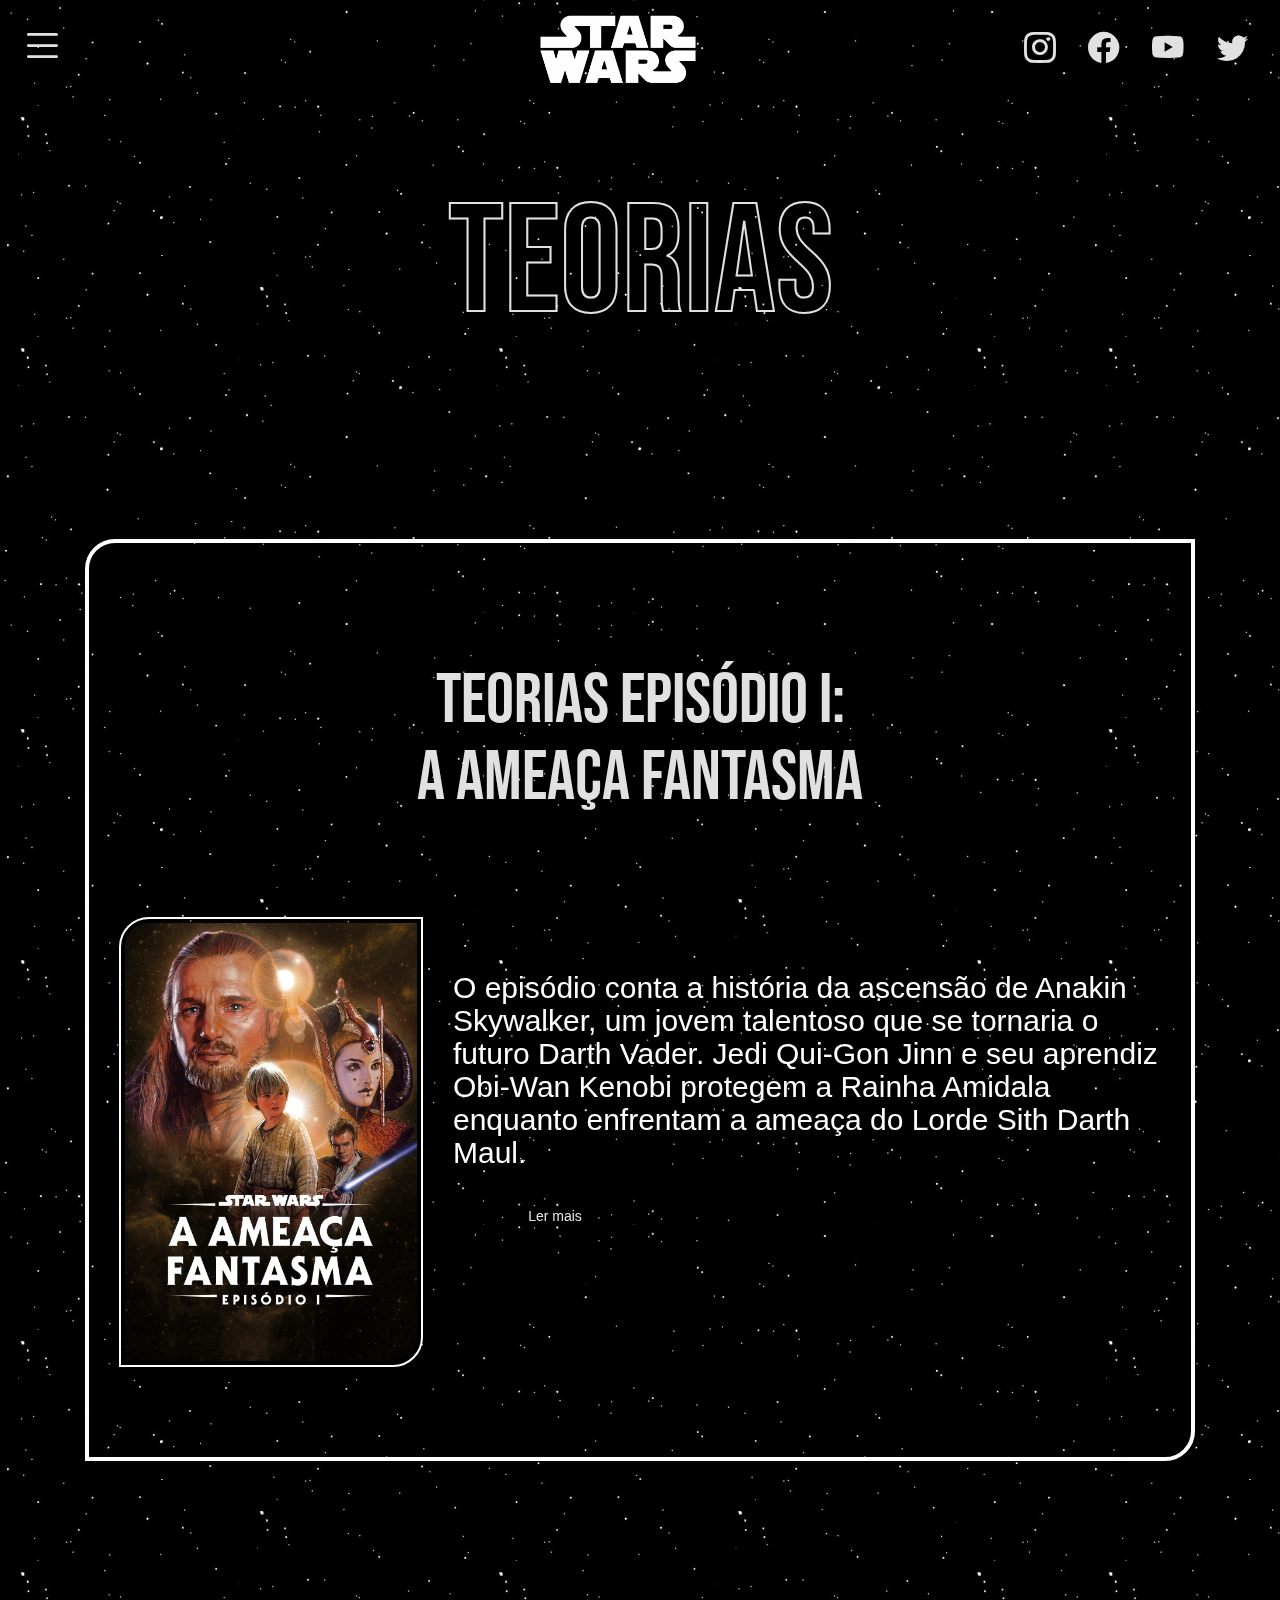
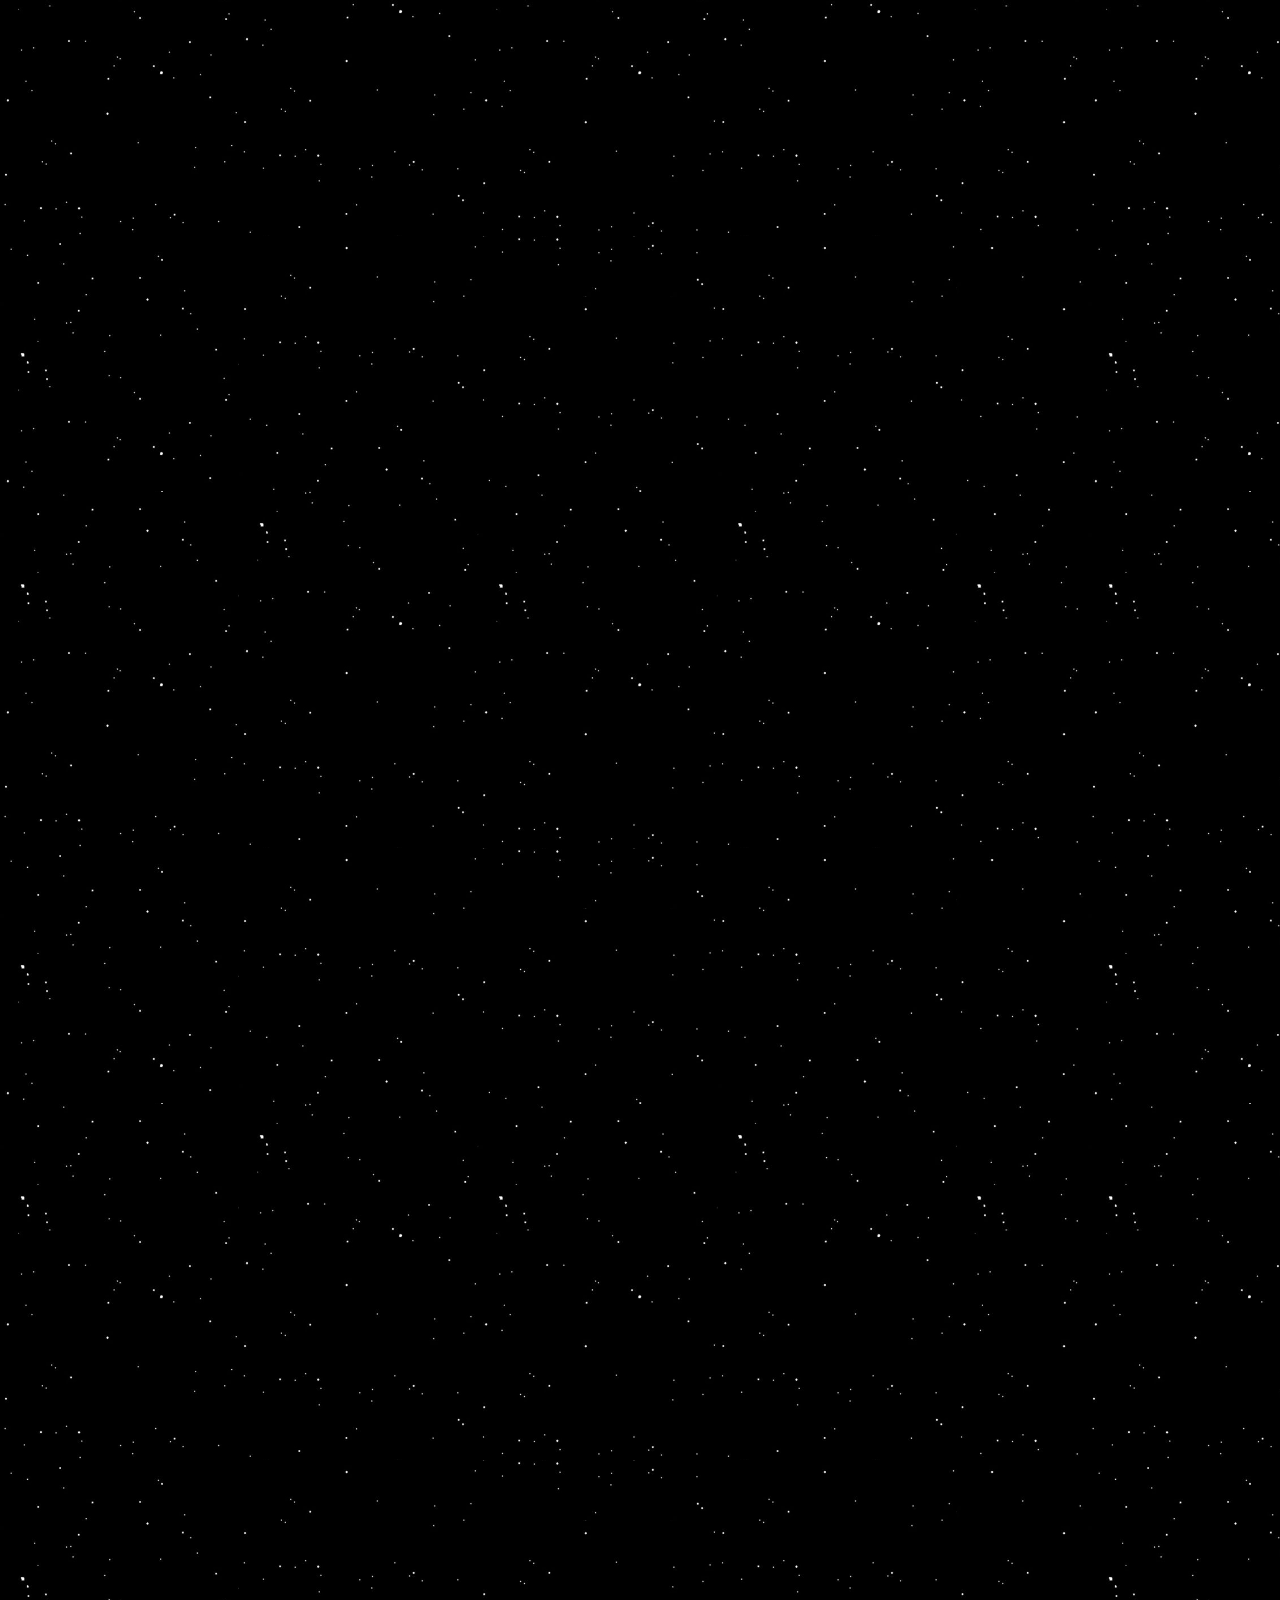
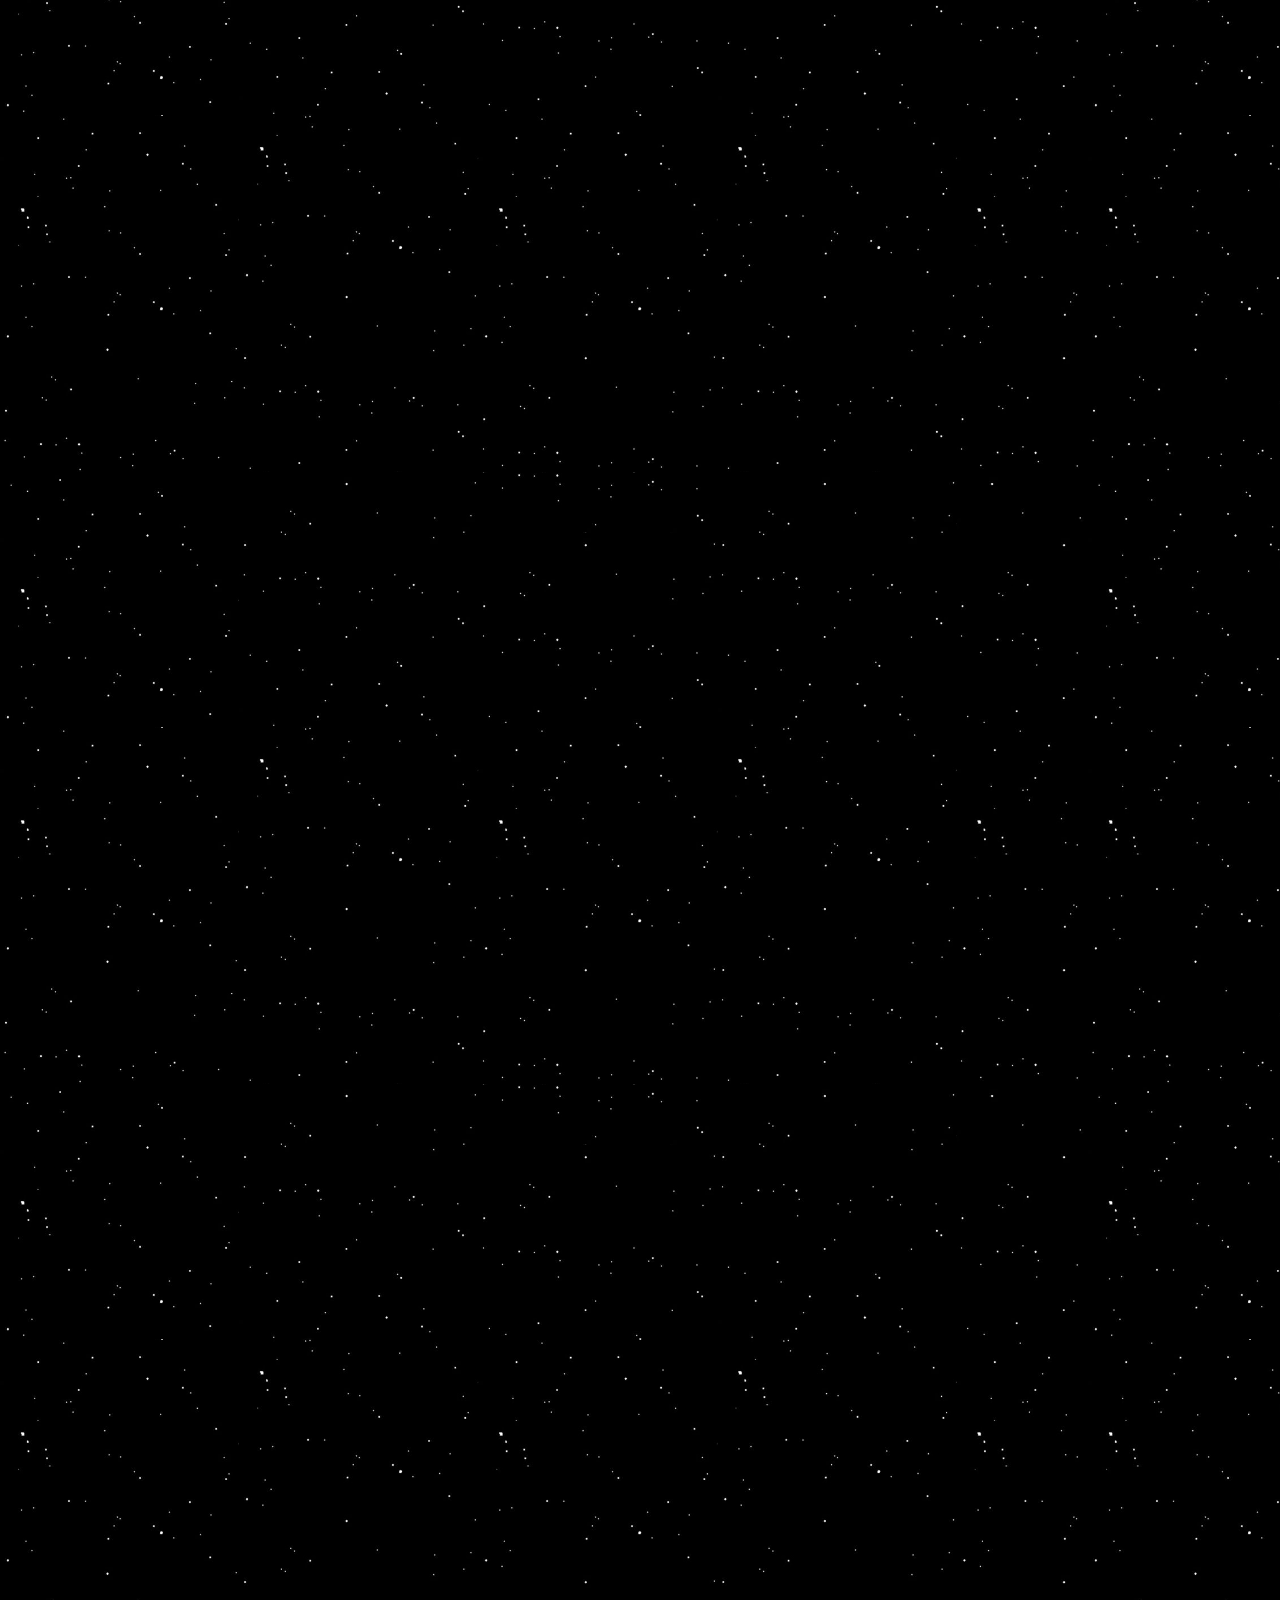
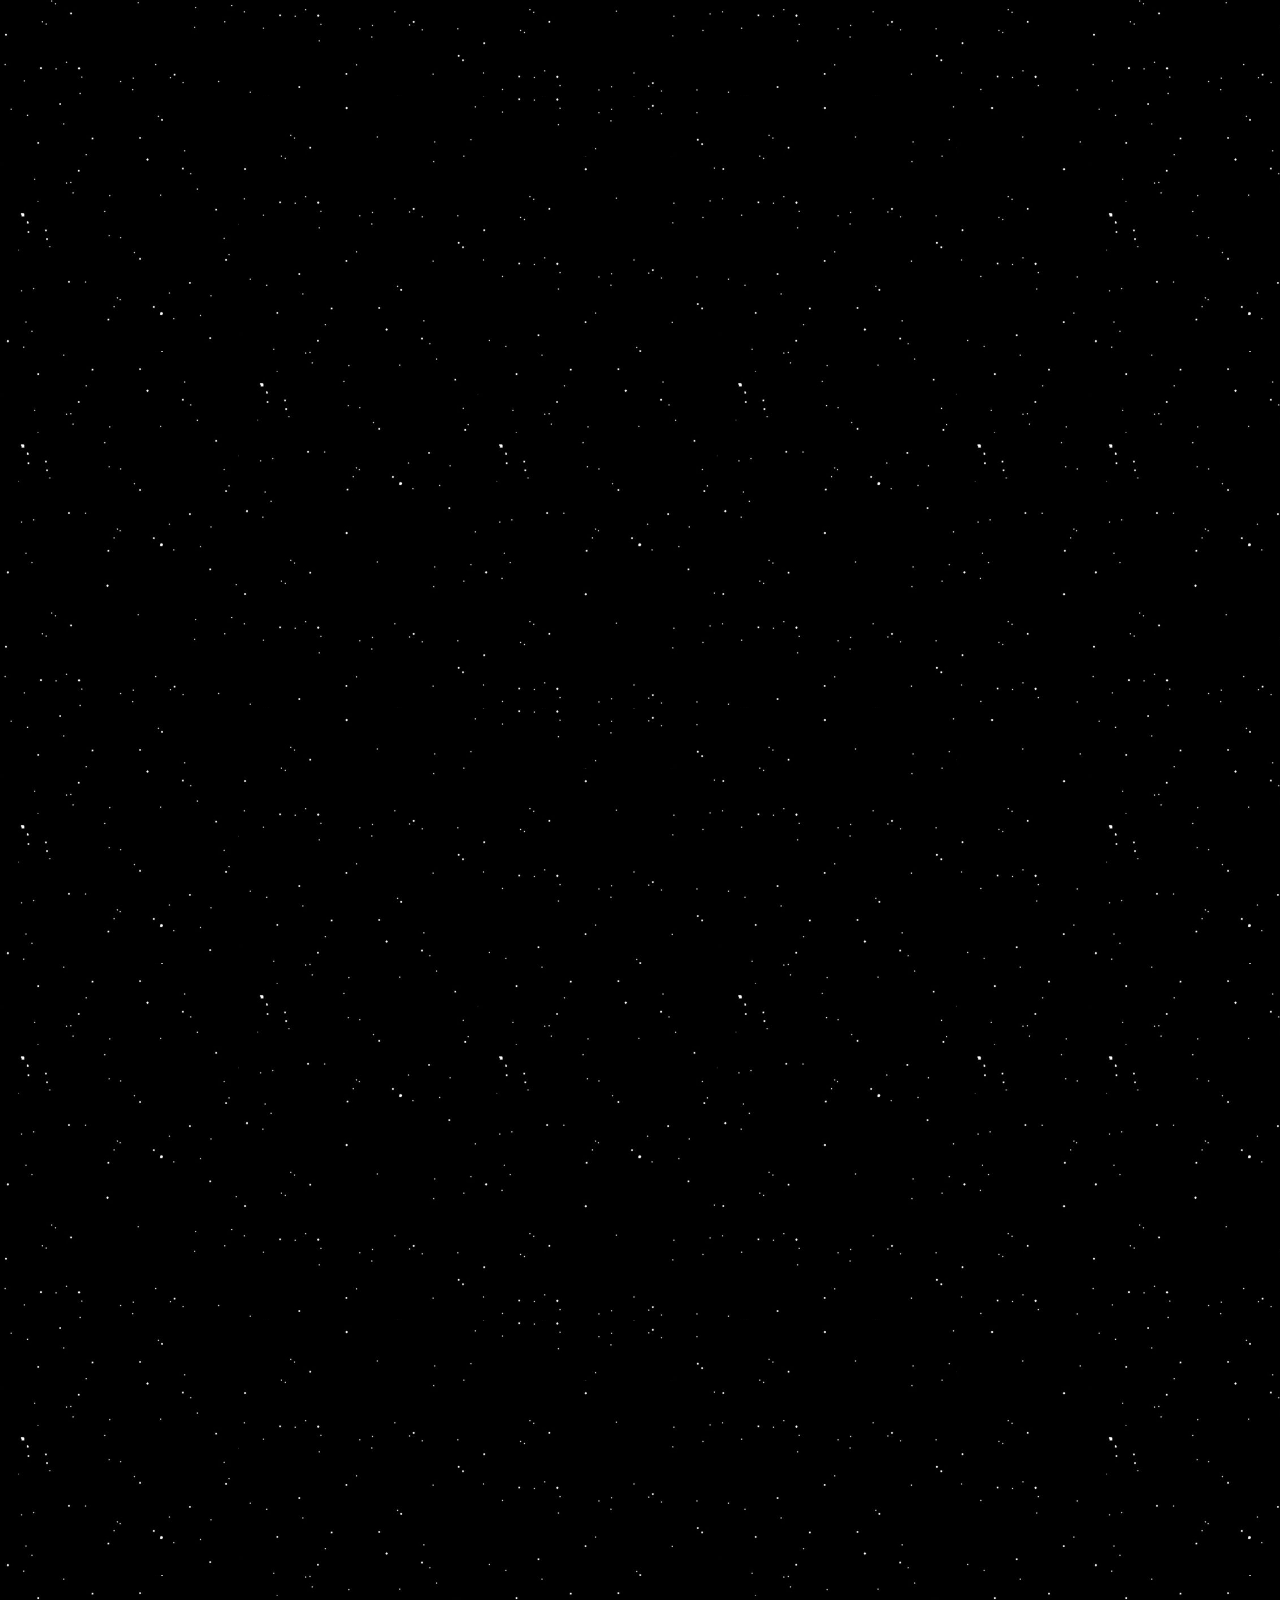
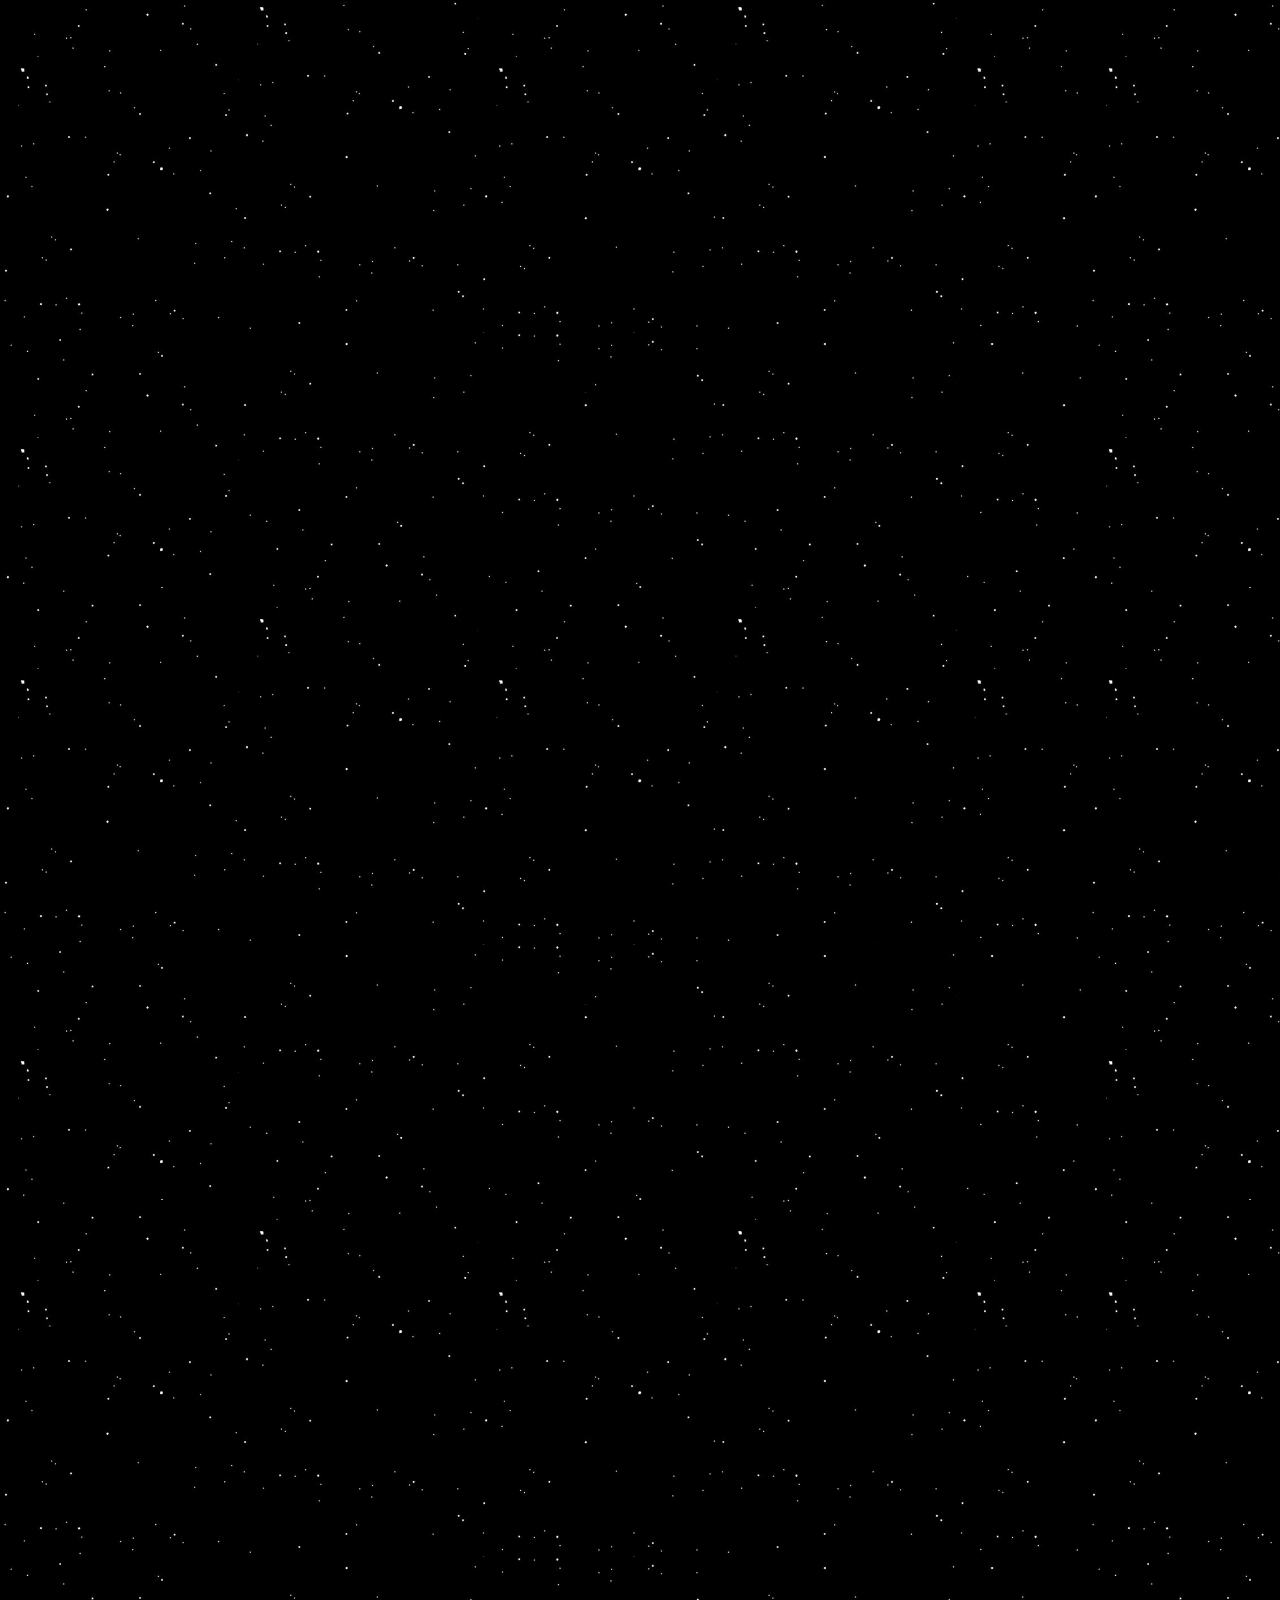
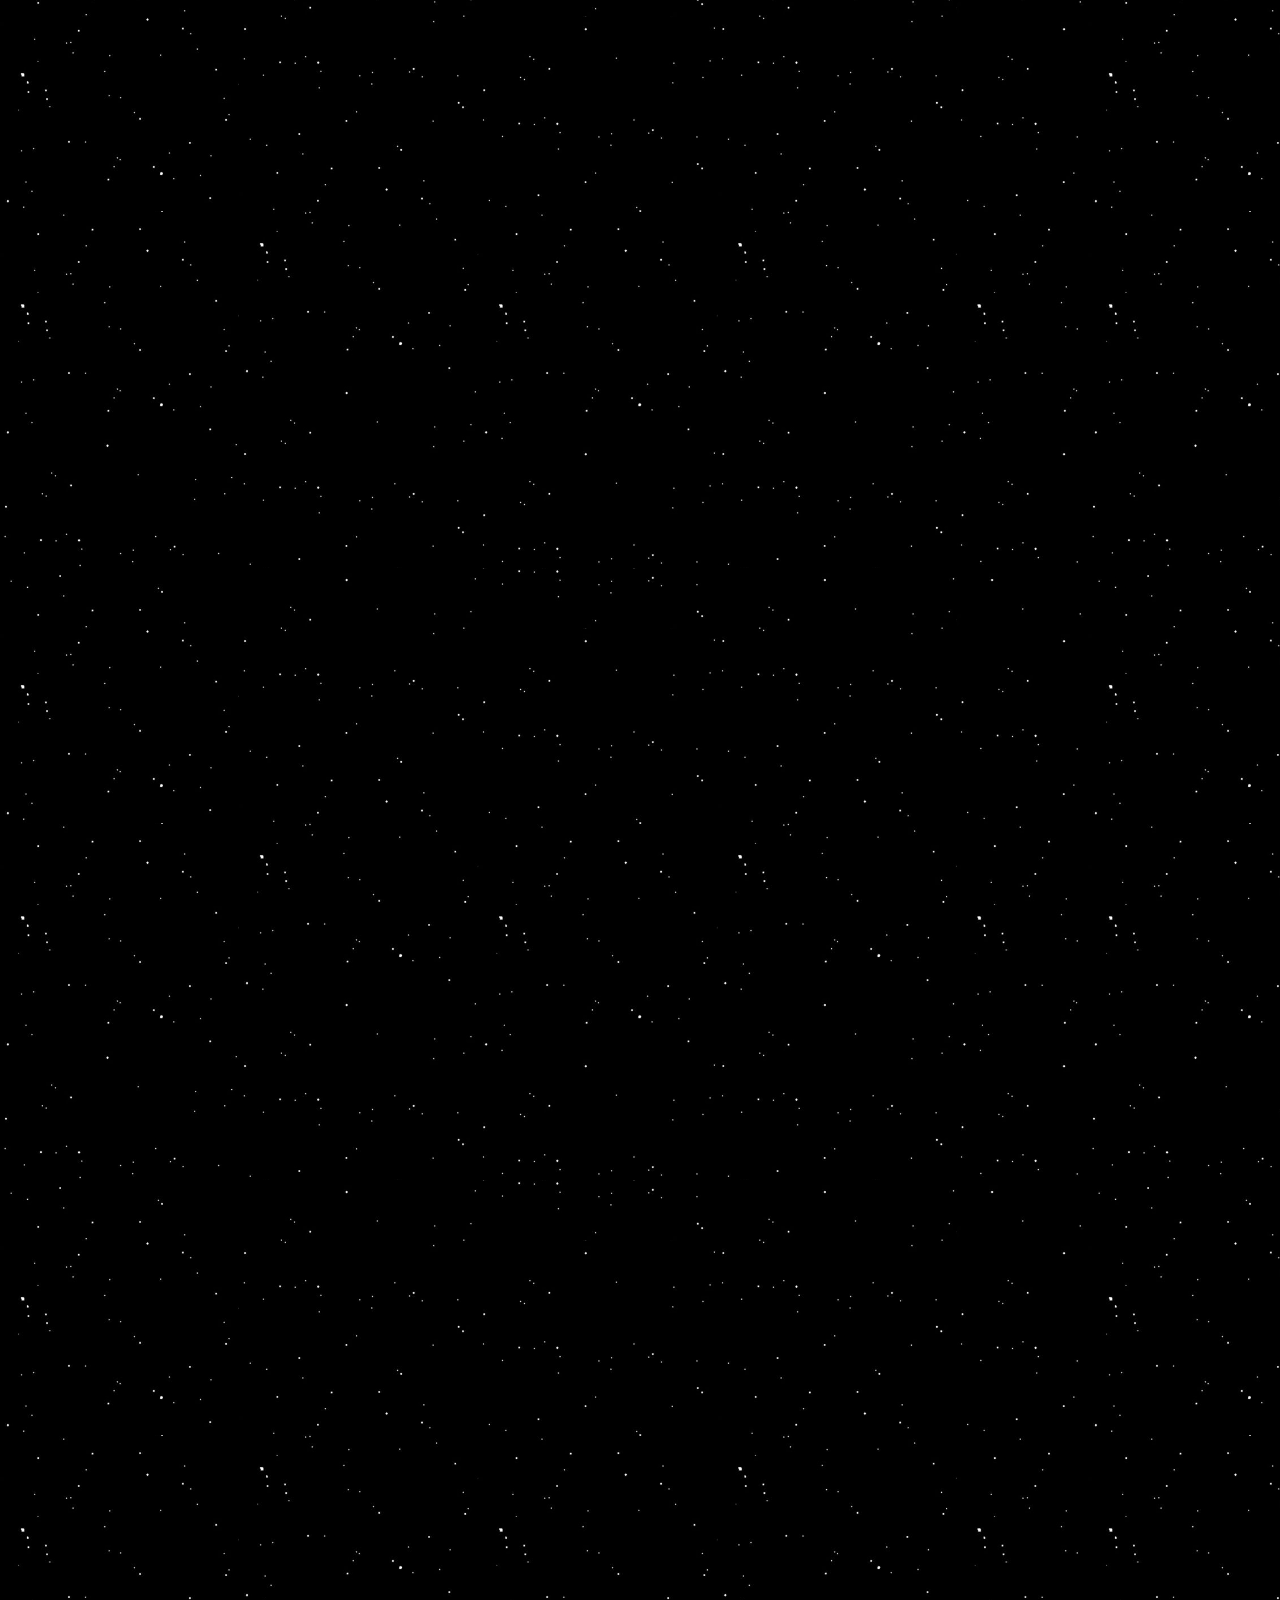
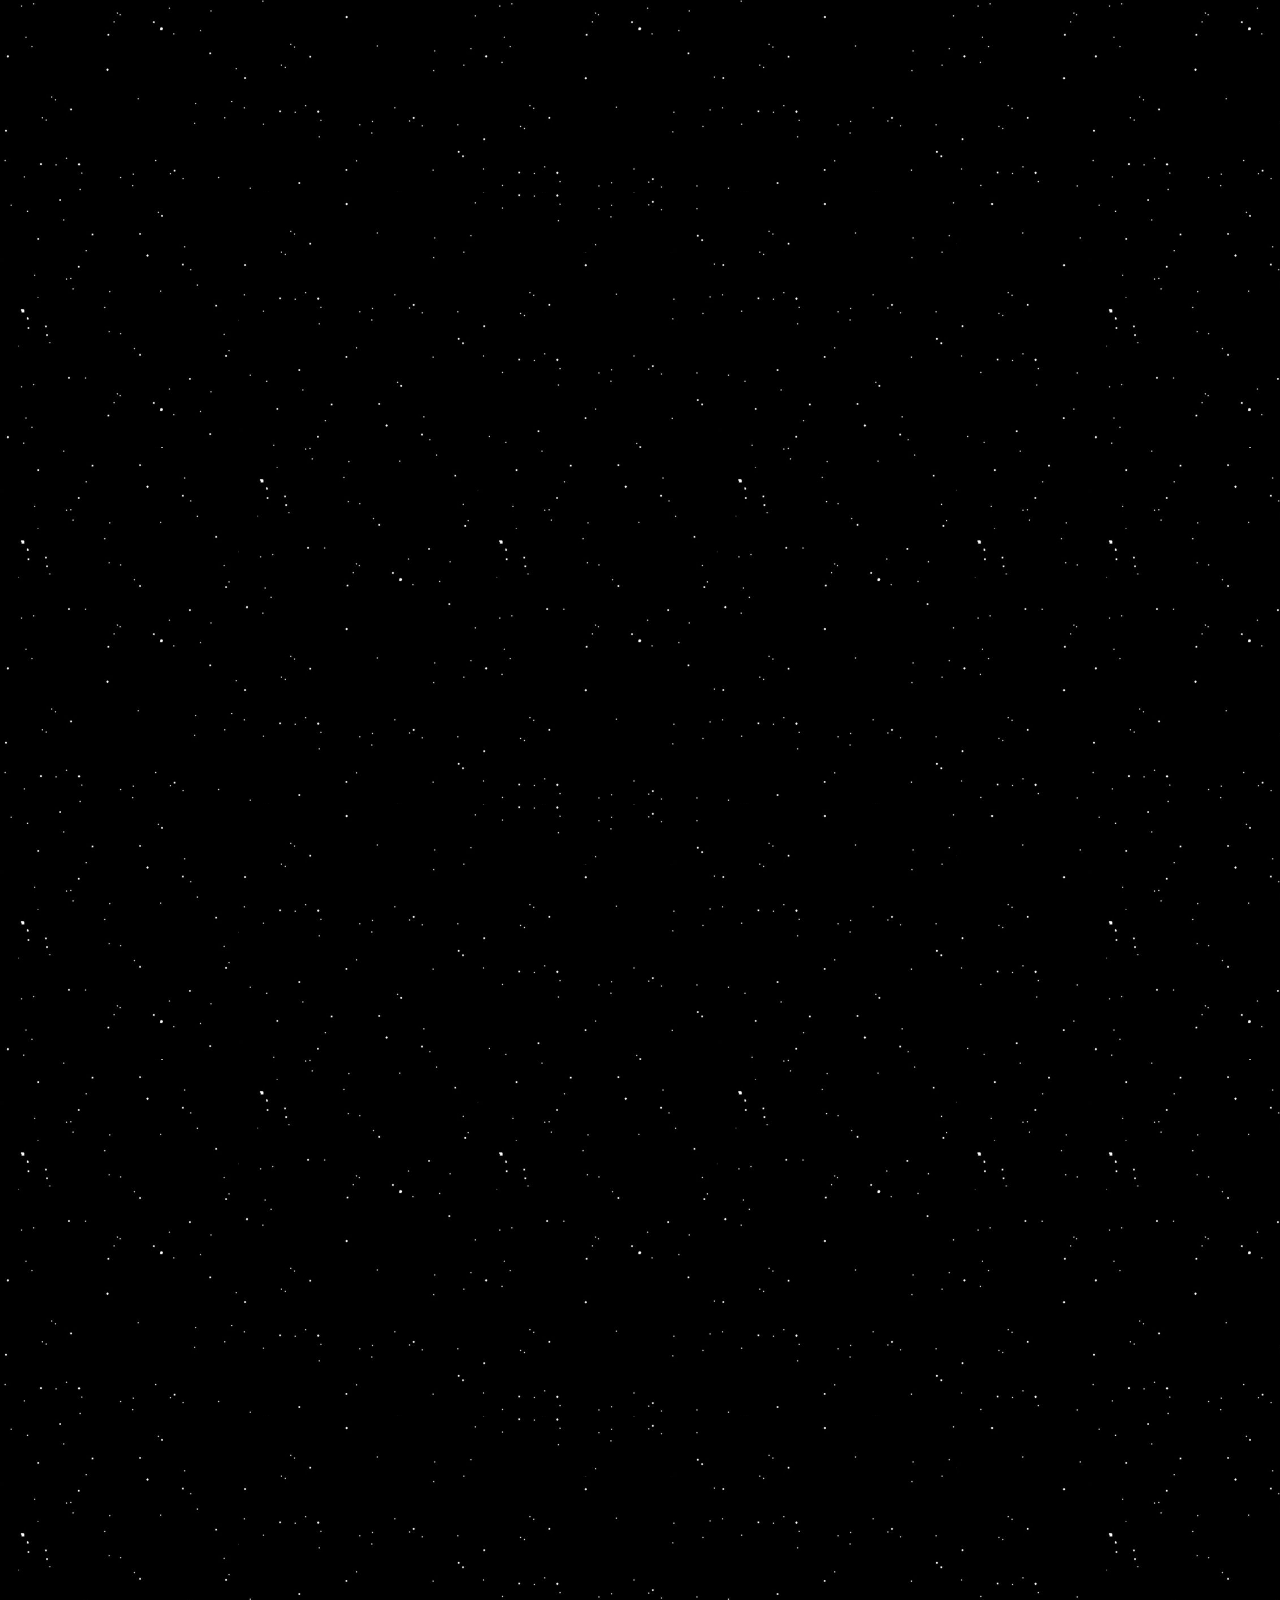
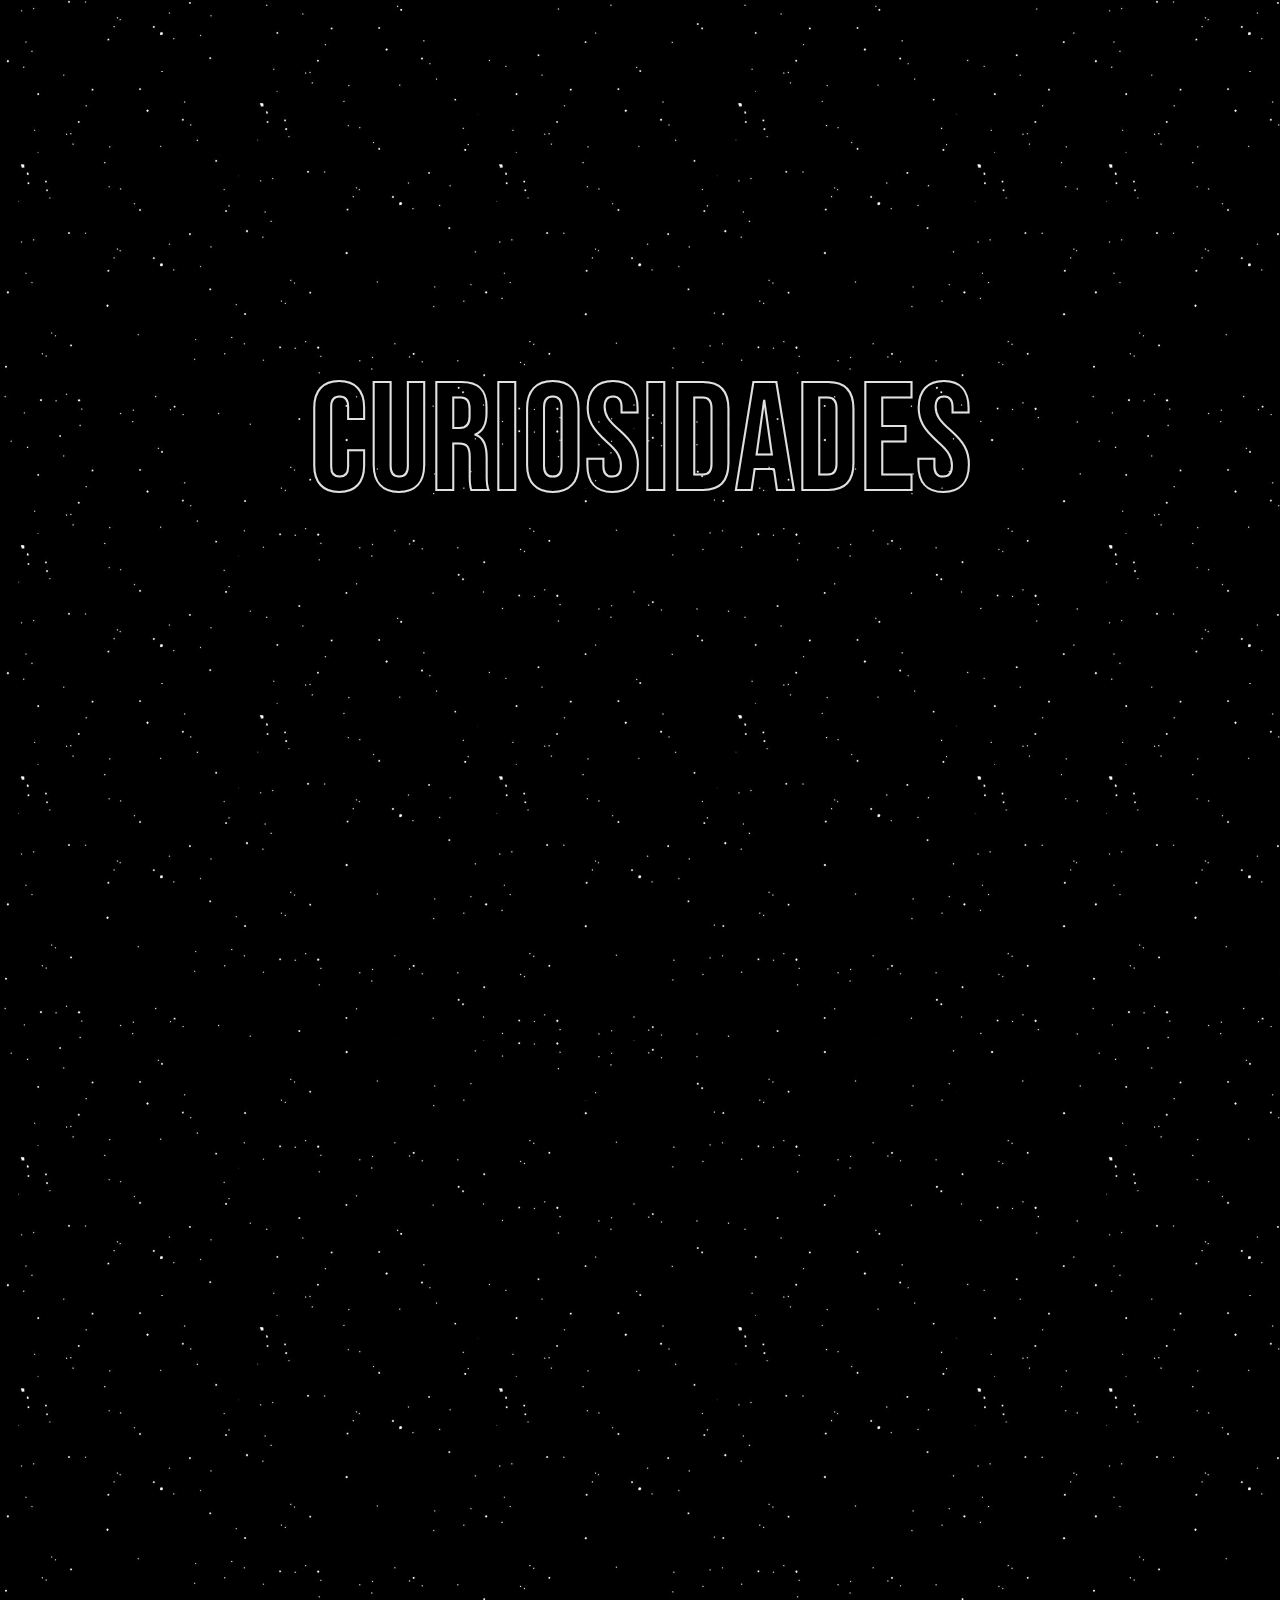
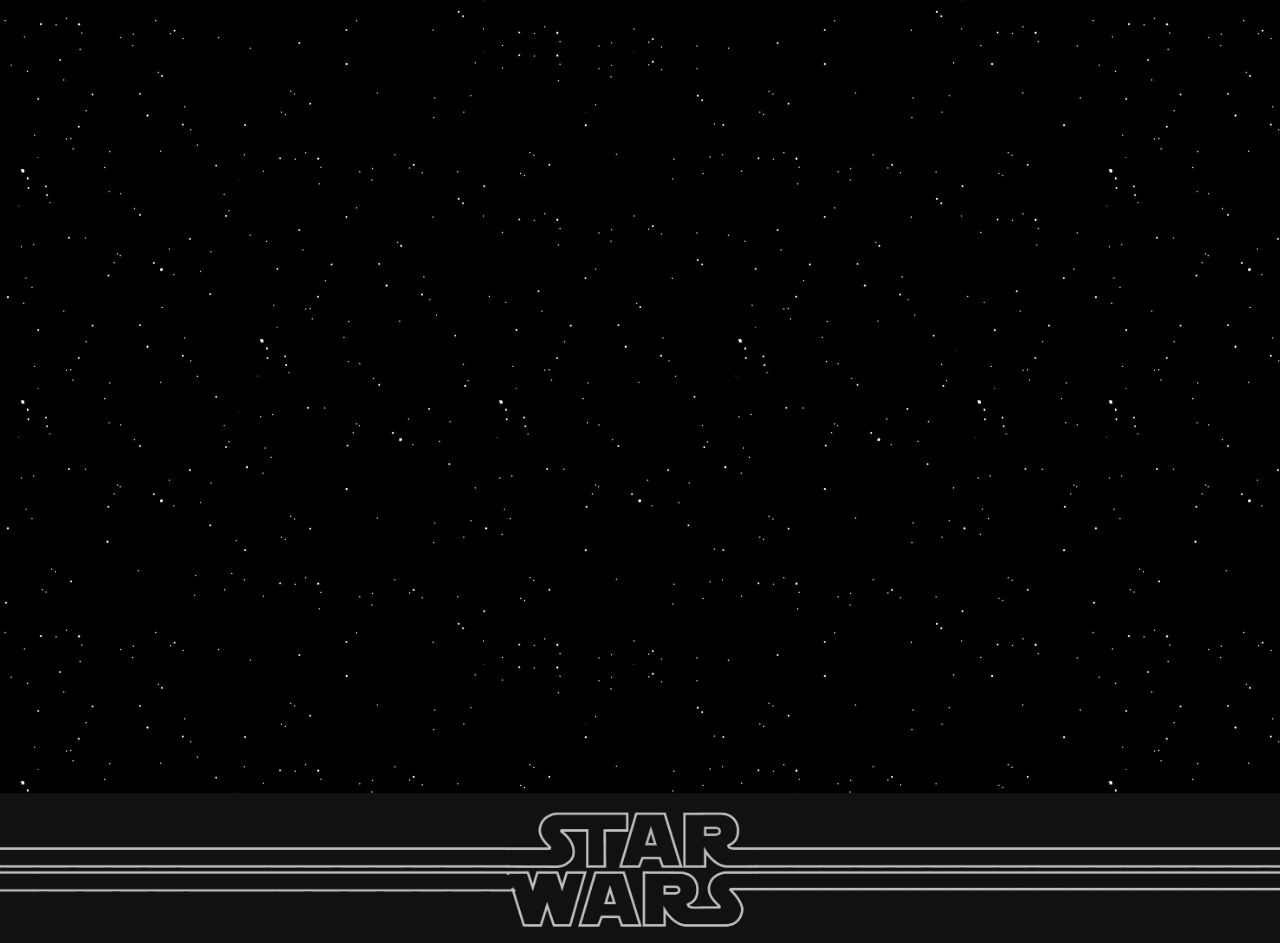
<file: teorias-e-curiosidades.html>
<!DOCTYPE html>
<html>
<head>
	<meta charset="utf-8">
	<meta name="viewport" content="width=device-width, initial-scale=1">
	<title>Star Wars</title>
	<link rel="stylesheet" type="text/css" href="css/style.css">
  <link rel="shortcut icon" href="./img/mandaloriano icon.png" type="image/png">
  <link rel="stylesheet" href="https://cdn.jsdelivr.net/npm/bootstrap-icons@1.10.5/font/bootstrap-icons.css">
  <link rel="stylesheet" href="https://cdn.jsdelivr.net/npm/bootstrap@5.3.0-alpha3/dist/css/bootstrap.min.css">
  <link rel="stylesheet" href="https://maxcdn.bootstrapcdn.com/bootstrap/3.3.6/css/bootstrap.min.css">
  <script src="https://cdn.jsdelivr.net/npm/bootstrap@5.3.0-alpha3/dist/js/bootstrap.bundle.min.js"></script>
</head>
<body>
    <style> @font-face{
		font-family: uni;
		src: url(Uni.otf);
		} </style>
     <style> @font-face{
      font-family: bebas;
      src: url(Bebas.otf);
      } </style>
        <div id="area-cabeçalho">
          
          <div class="logo">
            <a href="home-index.html">
              <img src="img/logo-removebg-preview.png" alt="logo star wars">
            </a>
          </div>
          <div class="redes-cabeçalho">
            <a href="https://www.instagram.com/starwars/">
                <span class="icon_redes1"><i class="bi bi-instagram"></i></span>
            </a>
            <a href="https://www.facebook.com/StarWars.br/?brand_redir=169299103121699&locale=pt_BR">
                <span class="icon_redes2"><i class="bi bi-facebook"></i></span>
            </a>
            <a href="https://www.youtube.com/channel/UCZGYJFUizSax-yElQaFDp5Q">
                <span class="icon_redes3"><i class="bi bi-youtube"></i></span>
            </a>
            <a href="https://twitter.com/starwars">
                <span class="icon_redes4"><i class="bi bi-twitter"></i></span>
            </a>
          </div>
        </div>
        <!-- Adicionando o menu hambúrguer -->
        <div class="container-menu">
          <div class="hamburger">
          <div class="overlay"><i class="bi bi-x-lg"></i></div>
          <i class="bi bi-list"></i>
          </div>
             <aside class="sidebar">
                 <nav>
                     <ul class="menu">
                       <li class="menu-item-1"><a href="home-index.html" class="menu-link">Home</a></li>
                         <li class="menu-item"><a href="index-avaliações.html" class="menu-link">Avaliações</a></li>
                         <li class="menu-item"><a href="index-elenco-bastidores.html" class="menu-link">Elenco & Bastidores</a></li>
                         <li class="menu-item"><a href="teorias-e-curiosidades.html" class="menu-link">Teorias & Curiosidades</a></li>
                         <li class="menu-item"><a href="consulta-index.html" class="menu-link">ADM</a></li>
                         <!-- <li class="menu-item"><a href="validação.html" class="menu-link">Login</a></li> -->
                         <div class="redes-menu">
                          <a href="https://www.instagram.com/starwars/">
                            <span class="icon_redes1"><i class="bi bi-instagram"></i></span>
                        </a>
                        <a href="https://www.facebook.com/StarWars.br/?brand_redir=169299103121699&locale=pt_BR">
                            <span class="icon_redes2"><i class="bi bi-facebook"></i></span>
                        </a>
                        <a href="https://www.youtube.com/channel/UCZGYJFUizSax-yElQaFDp5Q">
                            <span class="icon_redes3"><i class="bi bi-youtube"></i></span>
                        </a>
                        <a href="https://twitter.com/starwars">
                            <span class="icon_redes4"><i class="bi bi-twitter"></i></span>
                        </a>
                         </div>
                     </ul>
                 </nav>
             </aside>
           </div>
  <div class="container">
    <h1 class="titulo-borda">Teorias</h1>
    <!-- libras -->
    <div vw class="enabled">
      <div vw-access-button class="active"></div>
      <div vw-plugin-wrapper>
        <div class="vw-plugin-top-wrapper"></div>
      </div>
    </div>
    <script src="https://vlibras.gov.br/app/vlibras-plugin.js"></script>
    <script>
      new window.VLibras.Widget('https://vlibras.gov.br/app');
    </script>
    <div class="teorias" data-anime="bottom">
    <div class="teorias-principal">
        <h1 class="titulo">Teorias EPISÓDIO I:<br> A AMEAÇA FANTASMA</h1>
        <div class="teorias">
            <img src="img/banner-episódio I.jpg" alt="imagem banner episodio I">
            <div class="teorias-critica">
                <h2>O episódio conta a história da ascensão de Anakin Skywalker, um jovem talentoso que se tornaria o futuro Darth Vader. Jedi Qui-Gon Jinn e seu aprendiz Obi-Wan Kenobi protegem a Rainha Amidala enquanto enfrentam a ameaça do Lorde Sith Darth Maul.</h2>
                    <p>
                      <a class="btn btn-primary" 
                      data-bs-toggle="collapse" 
                      href="#collapseExample" 
                      role="button" 
                      aria-expanded="false" 
                      aria-controls="collapseExample" 
                      style=" background-color: #111;
                              margin-left: 10px;
                              margin-top: 20px;
                              padding: 0.7rem 0.7rem;
                              background-color: transparent;
                              color: #fff;
                              border: none;
                              border-radius: 0.25rem;
                              cursor: pointer;
                              opacity: 0.9;
                              font-size: 1.4rem;
                              border-radius: 0 10px;
                              border-color: #000;">
                          Ler mais
                                </a>
                                  </p>
                                  <div class="collapse-text collapse" id="collapseExample">
                                    <div class="card card-body" style="border-radius: 20px 0; background-image: url(img/fundo-space.jpg);  opacity: 100%;">
                                        <p>
                                           As três teorias principais do Episódio I - "A AMEAÇA FANTASMA" são:
                                           <br>
                                           <br>
                                          Teoria da profecia: Os fãs especularam sobre a profecia Jedi mencionada no filme, que previa o surgimento de um "Escolhido" que traria equilíbrio à Força. A teoria debatia se Anakin Skywalker era realmente o Escolhido e como isso se desenrolaria ao longo da trilogia.
                                          <br>
                                          <br>
                                          Teoria do retorno de Darth Maul: Apesar de ser aparentemente morto no episódio I, alguns fãs especularam que Darth Maul poderia retornar nos episódios seguintes de alguma forma, o que acabou se concretizando nas séries e no universo expandido de Star Wars.
                                          <br>
                                          <br>
                                          Teoria das origens de Anakin: Houve especulações sobre as verdadeiras origens de Anakin Skywalker, discutindo se ele teria uma origem "virginiana" como foi mencionado no filme ou se havia algum mistério oculto sobre sua criação. Essas teorias foram exploradas mais a fundo nos episódios subsequentes.
                                        </p>
                                      </div>
                                  </div>
                               </div>
                            </div>
                        </div>
                     </div>
                 <div class="teorias" data-anime="bottom">
    <div class="teorias-principal">
        <h1 class="titulo">Teorias EPISÓDIO II:<br> Ataque dos Clones</h1>
        <div class="teorias">
            <img src="img/banner-episódio II.jpg" alt="imagem banner episodio II">
            <div class="teorias-critica">
                <h2>Segue Anakin Skywalker e Obi-Wan Kenobi enquanto protegem Padmé Amidala de uma ameaça de assassinato e investigam um plano separatista. O filme culmina em uma batalha em Geonosis, onde os Jedi enfrentam os separatistas. Anakin e Padmé desenvolvem um romance proibido, enquanto Anakin enfrenta Conde Dookan em um duelo de sabres de luz.</h2>
                    <p>
                      <a class="btn btn-primary" 
                      data-bs-toggle="collapse" 
                      href="#collapseExample" 
                      role="button" 
                      aria-expanded="false" 
                      aria-controls="collapseExample" 
                      style=" background-color: #111;
                              margin-left: 10px;
                              margin-top: 20px;
                              padding: 0.7rem 0.7rem;
                              background-color: transparent;
                              color: #fff;
                              border: none;
                              border-radius: 0.25rem;
                              cursor: pointer;
                              opacity: 0.9;
                              font-size: 1.4rem;
                              border-radius: 0 10px;
                              border-color: #000;">
                          Ler mais
                                </a>
                                  </p>
                                  <div class="collapse-text collapse" id="collapseExample">
                                    <div class="card card-body" style="border-radius: 20px 0; background-image: url(img/fundo-space.jpg);  opacity: 100%;">
                                        <p>
                                          As três teorias principais do Episódio II - "ATAQUE DOS CLONES" são:
                                          <br>
                                          <br>
                                          Ascensão de Anakin Skywalker: O filme explora a trajetória de Anakin Skywalker em sua jornada para se tornar um Jedi. A teoria sugere que Anakin, que inicialmente é retratado como um jovem e promissor Padawan, está destinado a se tornar Darth Vader, o vilão icônico da saga. A história mostra os primeiros sinais do conflito interno e instabilidade emocional de Anakin, que o levarão eventualmente para o lado sombrio da Força.
                                          <br>
                                          <br>
                                          Ameaça dos Separatistas: O filme introduz o enredo dos separatistas, liderados pelo misterioso Conde Dookan. A teoria gira em torno da conspiração dos separatistas para desestabilizar a República Galáctica e iniciar uma guerra. A trama revela as tensões políticas e a manipulação por trás dos eventos que levaram ao conflito entre a República e os separatistas, estabelecendo as bases para a ascensão do Império Galáctico.
                                          <br>
                                          <br>
                                          Romance Proibido: "Ataque dos Clones" apresenta o crescente romance entre Anakin Skywalker e Padmé Amidala, que é proibido devido às responsabilidades e códigos Jedi. A teoria se concentra no desenvolvimento do relacionamento entre Anakin e Padmé, explorando os desafios enfrentados pelo casal enquanto tentam conciliar seus sentimentos com seus deveres e lealdades.
                                          <br>
                                          <br>
                                          Essas teorias principais são aspectos-chave do enredo do Episódio II e contribuem para o desenvolvimento da história geral da saga Star Wars.
                                        </p>
                                      </div>
                                  </div>
                               </div>
                            </div>
                        </div>
                     </div>
                 <div class="teorias" data-anime="bottom">
    <div class="teorias-principal">
        <h1 class="titulo">Teorias EPISÓDIO III:<br> A Vingança dos Sith </h1>
        <div class="teorias">
            <img src="img/banner-episódio III.jpg" alt="imagem banner episodio III">
            <div class="teorias-critica">
                <h2>Anakin Skywalker se volta para o lado sombrio da Força, se tornando Darth Vader, enquanto o Imperador Palpatine consolida seu poder e inicia a ascensão do Império Galáctico, resultando na trágica queda da República e na transformação da galáxia.</h2>
                    <p>
                      <a class="btn btn-primary" 
                      data-bs-toggle="collapse" 
                      href="#collapseExample" 
                      role="button" 
                      aria-expanded="false" 
                      aria-controls="collapseExample" 
                      style=" background-color: #111;
                              margin-left: 10px;
                              margin-top: 20px;
                              padding: 0.7rem 0.7rem;
                              background-color: transparent;
                              color: #fff;
                              border: none;
                              border-radius: 0.25rem;
                              cursor: pointer;
                              opacity: 0.9;
                              font-size: 1.4rem;
                              border-radius: 0 10px;
                              border-color: #000;">
                          Ler mais
                                </a>
                                  </p>
                                  <div class="collapse-text collapse" id="collapseExample">
                                    <div class="card card-body" style="border-radius: 20px 0; background-image: url(img/fundo-space.jpg);  opacity: 100%;">
                                        <p>
                                          As três teorias principais do Episódio III - "A VINGANÇA DOS SITH" são:
                                          <br>
                                          <br>
                                          A teoria de que o Chanceler Palpatine manipulou eventos para levar Anakin Skywalker ao lado sombrio e se tornar Darth Vader.
                                          <br>
                                          <br>
                                         A teoria de que o destino trágico de Anakin Skywalker estava predestinado pela profecia dos Jedi.
                                          <br>
                                          <br>
                                          A teoria de que a criação de Darth Vader foi um plano arquitetado pelo Imperador Palpatine para consolidar seu poder e estabelecer o Império Galáctico.
                                        </p>
                                      </div>
                                  </div>
                               </div>
                            </div>
                        </div>
                     </div>
                 <div class="teorias" data-anime="bottom">
    <div class="teorias-principal">
        <h1 class="titulo">Teorias Rogue One:<br> Uma História de Star Wars</h1>
        <div class="teorias">
            <img src="img/banner-episódio rogue one.jpg" alt="imagem banner episodio rogue one">
            <div class="teorias-critica">
                <h2> Conta a história de um grupo de rebeldes que se unem para roubar os planos da Estrela da Morte, a arma de destruição em massa do Império Galáctico. Com personagens cativantes e uma narrativa emocionante, o filme apresenta uma missão desafiadora e determinante para a Aliança Rebelde na luta contra o Império.</h2>
                    <p>
                      <a class="btn btn-primary" 
                      data-bs-toggle="collapse" 
                      href="#collapseExample" 
                      role="button" 
                      aria-expanded="false" 
                      aria-controls="collapseExample" 
                      style=" background-color: #111;
                              margin-left: 10px;
                              margin-top: 20px;
                              padding: 0.7rem 0.7rem;
                              background-color: transparent;
                              color: #fff;
                              border: none;
                              border-radius: 0.25rem;
                              cursor: pointer;
                              opacity: 0.9;
                              font-size: 1.4rem;
                              border-radius: 0 10px;
                              border-color: #000;">
                          Ler mais
                                </a>
                                  </p>
                                  <div class="collapse-text collapse" id="collapseExample">
                                    <div class="card card-body" style="border-radius: 20px 0; background-image: url(img/fundo-space.jpg);  opacity: 100%;">
                                        <p>
                                          As três teorias principais de ROGUE ONE são:
                                          <br>
                                          <br>
                                          Teoria da conexão entre Snoke e Palpatine: Muitos fãs especularam que Snoke, o líder da Primeira Ordem na trilogia sequela, na verdade, era uma criação de Palpatine, o antigo Imperador Sith. Essa teoria ganhou força após a revelação de que Palpatine estava vivo no episódio IX.
                                          <br>
                                          <br>
                                          Teoria da identidade dos pais de Rey: Ao longo da trilogia sequela, a origem dos pais de Rey foi um mistério. Várias teorias surgiram, desde ela ser filha de personagens conhecidos, como Luke Skywalker ou Obi-Wan Kenobi, até teorias mais complexas envolvendo a reencarnação de personagens antigos.
                                          <br>
                                          <br>
                                          Teoria do equilíbrio na Força: Uma teoria recorrente em Star Wars é a busca pelo equilíbrio entre o lado claro e o lado sombrio da Força. Muitos fãs especularam sobre o papel de Rey e Kylo Ren nesse equilíbrio, questionando se ambos poderiam se unir para trazer harmonia à galáxia.
                                        </p>
                                      </div>
                                  </div>
                               </div>
                            </div>
                        </div>
                     </div>
                 <div class="teorias" data-anime="bottom">
    <div class="teorias-principal">
        <h1 class="titulo">Teorias EPISÓDIO IV:<br> Uma Nova Esperança</h1>
        <div class="teorias">
            <img src="img/banner-episódio IV.jpg" alt="imagem banner episodio IV">
            <div class="teorias-critica">
                <h2> Luke Skywalker se junta à Aliança Rebelde para enfrentar o Império Galáctico. Com a ajuda de Han Solo e da Princesa Leia, eles tentam destruir a Estrela da Morte, a arma superpoderosa do Império. Luke descobre sua conexão com a Força e se torna um Jedi, enquanto a Rebelião busca restaurar a liberdade na galáxia.</h2>
                    <p>
                      <a class="btn btn-primary" 
                      data-bs-toggle="collapse" 
                      href="#collapseExample" 
                      role="button" 
                      aria-expanded="false" 
                      aria-controls="collapseExample" 
                      style=" background-color: #111;
                              margin-left: 10px;
                              margin-top: 20px;
                              padding: 0.7rem 0.7rem;
                              background-color: transparent;
                              color: #fff;
                              border: none;
                              border-radius: 0.25rem;
                              cursor: pointer;
                              opacity: 0.9;
                              font-size: 1.4rem;
                              border-radius: 0 10px;
                              border-color: #000;">
                          Ler mais
                                </a>
                                  </p>
                                  <div class="collapse-text collapse" id="collapseExample">
                                    <div class="card card-body" style="border-radius: 20px 0; background-image: url(img/fundo-space.jpg);  opacity: 100%;">
                                        <p>
                                          As três teorias principais do Episódio IV - "UMA NOVA ESPERANÇA" são:
                                          <br>
                                          <br>
                                          Teoria da Revelação de Luke Skywalker: A teoria sugere que Luke Skywalker, um jovem fazendeiro, é o herói destinado a derrotar o Império Galáctico e resgatar a Princesa Leia. Ele recebe treinamento Jedi do sábio mestre Obi-Wan Kenobi para enfrentar o poderoso Darth Vader.
                                          <br>
                                          <br>
                                          Teoria da Conexão entre Luke e Darth Vader: Há uma teoria que sugere que Luke Skywalker é, na verdade, filho de Darth Vader. Essa teoria se confirma quando Luke descobre que Vader é seu pai, o que gera conflitos emocionais entre eles.
                                          <br>
                                          <br> 
                                          Teoria da Destruição da Estrela da Morte: Uma teoria importante do Episódio IV é a tentativa da Aliança Rebelde de destruir a Estrela da Morte, a poderosa estação espacial do Império. Os rebeldes planejam um ataque ousado e conseguem destruir a Estrela da Morte, trazendo esperança para a galáxia.
                                        </p>
                                      </div>
                                  </div>
                               </div>
                            </div>
                        </div>
                     </div>
                 <div class="teorias" data-anime="bottom">
    <div class="teorias-principal">
        <h1 class="titulo">Teorias EPISÓDIO V:<br> O Império Contra-Ataca</h1>
        <div class="teorias">
            <img src="img/banner-episódio V.jpg" alt="imagem banner episodio V">
            <div class="teorias-critica">
                <h2>a Aliança Rebelde está sob ataque do Império Galáctico. Luke Skywalker treina com Yoda para se tornar um Jedi enquanto Han Solo e a Princesa Leia são perseguidos pelo vilão Darth Vader. O filme culmina em um confronto emocionante entre Luke e Vader, revelando uma grande reviravolta na história.</h2>
                    <p>
                      <a class="btn btn-primary" 
                      data-bs-toggle="collapse" 
                      href="#collapseExample" 
                      role="button" 
                      aria-expanded="false" 
                      aria-controls="collapseExample" 
                      style=" background-color: #111;
                              margin-left: 10px;
                              margin-top: 20px;
                              padding: 0.7rem 0.7rem;
                              background-color: transparent;
                              color: #fff;
                              border: none;
                              border-radius: 0.25rem;
                              cursor: pointer;
                              opacity: 0.9;
                              font-size: 1.4rem;
                              border-radius: 0 10px;
                              border-color: #000;">
                          Ler mais
                                </a>
                                  </p>
                                  <div class="collapse-text collapse" id="collapseExample">
                                    <div class="card card-body" style="border-radius: 20px 0; background-image: url(img/fundo-space.jpg);  opacity: 100%;">
                                        <p>
                                          As três teorias principais do Episódio V - "IMPÉRIO CONTRA-ATACA" são:
                                          <br>
                                          <br>
                                          Teoria da Identidade de Darth Vader: Uma das teorias mais icônicas do Episódio V é a revelação chocante de que Darth Vader é, na verdade, Anakin Skywalker, pai de Luke Skywalker. Essa revelação muda a percepção dos personagens e a dinâmica da história.
                                          <br>
                                          <br>
                                          Teoria do Treinamento Jedi de Luke: Neste episódio, Luke busca treinamento com o sábio mestre Yoda para se tornar um Jedi. A teoria especula sobre o desenvolvimento de suas habilidades e os desafios enfrentados durante o treinamento, como a famosa cena em que Luke confronta a escuridão da Caverna do Mal.
                                          <br>
                                          <br>
                                          Teoria da Traição de Lando Calrissian: Lando Calrissian é introduzido como um personagem ambíguo no Episódio V, inicialmente trazendo Han Solo para as mãos de Darth Vader. Uma teoria intrigante é se Lando realmente trai seus amigos ou se ele age sob coerção do Império, o que gera debates sobre suas motivações e lealdades.
                                        </p>
                                      </div>
                                  </div>
                               </div>
                            </div>
                        </div>
                     </div>
                 <div class="teorias" data-anime="bottom">
    <div class="teorias-principal">
        <h1 class="titulo">Teorias EPISÓDIO VI:<br> O Retorno Do Jedi</h1>
        <div class="teorias">
            <img src="img/banner-episódio VI.jpg" alt="imagem banner episodio VI">
            <div class="teorias-critica">
                <h2>Luke Skywalker e a Aliança Rebelde se unem para resgatar Han Solo de Jabba the Hutt. Enfrentando o Império Galáctico e o temido Imperador Palpatine, Luke confronta seu pai, Darth Vader, na esperança de trazê-lo de volta para o lado da luz. A Batalha de Endor decide o destino da galáxia e culmina na redenção de Anakin Skywalker e na derrota do Império.</h2>
                    <p>
                      <a class="btn btn-primary" 
                      data-bs-toggle="collapse" 
                      href="#collapseExample" 
                      role="button" 
                      aria-expanded="false" 
                      aria-controls="collapseExample" 
                      style=" background-color: #111;
                              margin-left: 10px;
                              margin-top: 20px;
                              padding: 0.7rem 0.7rem;
                              background-color: transparent;
                              color: #fff;
                              border: none;
                              border-radius: 0.25rem;
                              cursor: pointer;
                              opacity: 0.9;
                              font-size: 1.4rem;
                              border-radius: 0 10px;
                              border-color: #000;">
                          Ler mais
                                </a>
                                  </p>
                                  <div class="collapse-text collapse" id="collapseExample">
                                    <div class="card card-body" style="border-radius: 20px 0; background-image: url(img/fundo-space.jpg);  opacity: 100%;">
                                        <p>
                                          As três teorias principais do Episódio VI - "O RETORNO DO JEDI" são:
                                           <br>
                                           <br>
                                          A teoria de que o Imperador Palpatine planejou sua própria queda para atrair Luke Skywalker e convertê-lo para o lado sombrio, usando-o como seu novo aprendiz Sith.
                                          <br>
                                          <br>
                                          A teoria de que Darth Vader sabia que o Imperador estava manipulando-o e, ao confrontar Luke, estava secretamente planejando uma maneira de se redimir e derrotar o Imperador para salvar seu filho.
                                          <br>
                                          <br>
                                          A teoria de que o Espírito de Anakin Skywalker, que aparece no final do filme, representa sua verdadeira redenção e retorno ao lado da luz, unindo-se aos Espíritos de Obi-Wan Kenobi e Yoda. Isso implica que Anakin alcançou a imortalidade Jedi após sua morte.
                                        </p>
                                      </div>
                                  </div>
                               </div>
                            </div>
                        </div>
                     </div>
                 <div class="teorias" data-anime="bottom">
    <div class="teorias-principal">
        <h1 class="titulo">Teorias EPISÓDIO VII:<br> O DESPERTAR DA FORÇA</h1>
        <div class="teorias">
            <img src="img/banner-episódio VII.jpg" alt="imagem banner episodio">
            <div class="teorias-critica">
                <h2>Uma nova geração de heróis, Rey, Finn e Poe, se juntam à Resistência na luta contra a Primeira Ordem. Eles buscam o lendário Luke Skywalker enquanto enfrentam o vilão Kylo Ren. Rey descobre seu poder na Força, enquanto segredos do passado são revelados.</h2>
                    <p>
                      <a class="btn btn-primary" 
                      data-bs-toggle="collapse" 
                      href="#collapseExample" 
                      role="button" 
                      aria-expanded="false" 
                      aria-controls="collapseExample" 
                      style=" background-color: #111;
                              margin-left: 10px;
                              margin-top: 20px;
                              padding: 0.7rem 0.7rem;
                              background-color: transparent;
                              color: #fff;
                              border: none;
                              border-radius: 0.25rem;
                              cursor: pointer;
                              opacity: 0.9;
                              font-size: 1.4rem;
                              border-radius: 0 10px;
                              border-color: #000;">
                          Ler mais
                                </a>
                                  </p>
                                  <div class="collapse-text collapse" id="collapseExample">
                                    <div class="card card-body" style="border-radius: 20px 0; background-image: url(img/fundo-space.jpg);  opacity: 100%;">
                                        <p>
                                          As três teorias principais do Episódio VII - "O DESPERTAR DA FORÇA" são:
                                           <br>
                                           <br>
                                          A teoria de que Rey é uma descendente dos Skywalker ou dos Kenobi, devido aos seus poderes na Força e à sua conexão com os sabres de luz de Anakin e Luke.
                                          <br>
                                          <br>
                                          A teoria de que Snoke é na verdade Darth Plagueis, um antigo Lorde Sith, devido às suas habilidades de manipulação da Força e sua influência sobre Kylo Ren.
                                          <br>
                                          <br>
                                          A teoria de que Finn é sensível à Força, sugerindo que ele pode se tornar um Jedi no futuro, embora inicialmente ele fosse um stormtrooper da Primeira Ordem.
                                        </p>
                                      </div>
                                  </div>
                               </div>
                            </div>
                        </div>
                     </div>
                 <div class="teorias" data-anime="bottom">
    <div class="teorias-principal">
        <h1 class="titulo">Teorias EPISÓDIO VIII:<br> OS ÚLTIMOS JEDI</h1>
        <div class="teorias">
            <img src="img/banner-episódio VIII.jpg" alt="imagem banner episodio VIII">
            <div class="teorias-critica">
                <h2>Rey busca treinamento com Luke Skywalker, enquanto a Resistência luta contra a Primeira Ordem. A relação entre Rey e Kylo Ren se aprofunda, revelando um possível conflito interno em Kylo. O filme também aborda temas de fracasso, redenção e a complexidade da Força.</h2>
                    <p>
                      <a class="btn btn-primary" 
                      data-bs-toggle="collapse" 
                      href="#collapseExample" 
                      role="button" 
                      aria-expanded="false" 
                      aria-controls="collapseExample" 
                      style=" background-color: #111;
                              margin-left: 10px;
                              margin-top: 20px;
                              padding: 0.7rem 0.7rem;
                              background-color: transparent;
                              color: #fff;
                              border: none;
                              border-radius: 0.25rem;
                              cursor: pointer;
                              opacity: 0.9;
                              font-size: 1.4rem;
                              border-radius: 0 10px;
                              border-color: #000;">
                          Ler mais
                                </a>
                                  </p>
                                  <div class="collapse-text collapse" id="collapseExample">
                                    <div class="card card-body" style="border-radius: 20px 0; background-image: url(img/fundo-space.jpg);  opacity: 100%;">
                                        <p>
                                          As três teorias principais do Episódio VIII - "OS ÚLTIMOS JEDI" são:
                                           <br>
                                           <br>
                                          Teoria da Redenção de Kylo Ren: Muitos fãs especularam que Kylo Ren poderia se redimir e abandonar o lado sombrio, seguindo os passos de seu avô, Anakin Skywalker.
                                          <br>
                                          <br>
                                          Teoria da Origem de Rey: Houve diversas teorias sobre a verdadeira origem de Rey, com especulações que ela poderia ser uma descendente dos Skywalker, uma reencarnação de Anakin Skywalker ou até mesmo uma criação artificial.
                                          <br>
                                          <br>
                                          Teoria do Propósito de Luke Skywalker: Algumas teorias sugeriram que o isolamento de Luke Skywalker em Ahch-To e sua recusa em treinar Rey tinham um propósito maior, possivelmente relacionado a um plano secreto para derrotar a Primeira Ordem ou trazer equilíbrio à Força.
                                        </p>
                                      </div>
                                  </div>
                               </div>
                            </div>
                        </div>
                     </div>
                 <div class="teorias" data-anime="bottom">
    <div class="teorias-principal">
        <h1 class="titulo">Teorias EPISÓDIO IX:<br> A ASCENÇÃO SKYWALKER</h1>
        <div class="teorias">
            <img src="img/banner-episódio IX.jpg" alt="Imagem banner Episodio IX">
            <div class="teorias-critica">
                <h2>A Resistência enfrenta a ameaça final da Primeira Ordem. Rey continua sua jornada para descobrir sua verdadeira identidade e enfrentar seu destino como a última Jedi. A batalha final ocorre em Exegol, onde Rey confronta o Imperador Palpatine, enquanto Kylo Ren enfrenta sua própria jornada de redenção. A história culmina em um confronto épico entre o bem e o mal, com revelações surpreendentes e o sacrifício de personagens queridos.</h2>
                    <p>
                      <a class="btn btn-primary" 
                      data-bs-toggle="collapse" 
                      href="#collapseExample" 
                      role="button" 
                      aria-expanded="false" 
                      aria-controls="collapseExample" 
                      style=" background-color: #111;
                              margin-left: 10px;
                              margin-top: 20px;
                              padding: 0.7rem 0.7rem;
                              background-color: transparent;
                              color: #fff;
                              border: none;
                              border-radius: 0.25rem;
                              cursor: pointer;
                              opacity: 0.9;
                              font-size: 1.4rem;
                              border-radius: 0 10px;
                              border-color: #000;">
                          Ler mais
                                </a>
                                  </p>
                                  <div class="collapse-text collapse" id="collapseExample">
                                    <div class="card card-body" style="border-radius: 20px 0; background-image: url(img/fundo-space.jpg);  opacity: 100%;">
                                        <p>
                                          As três teorias principais do Episódio IX - "A ASCENÇÃO SKYWALKER" são:
                                           <br>
                                           <br>
                                          Teoria da redenção de Kylo Ren: Muitos fãs especularam que Kylo Ren teria uma jornada de redenção e se voltaria para o lado da luz, se sacrificando para salvar Rey e a galáxia.
                                          <br>
                                          <br>
                                          Teoria da linhagem de Rey: Uma das principais teorias discutia a verdadeira origem de Rey e se ela teria alguma conexão com a linhagem Jedi ou Sith, especulando-se que ela poderia ser uma descendente dos Skywalkers ou até mesmo uma reencarnação de Anakin Skywalker.
                                          <br>
                                          <br>
                                          Teoria da linhagem de Rey: Uma das principais teorias discutia a verdadeira origem de Rey e se ela teria alguma conexão com a linhagem Jedi ou Sith, especulando-se que ela poderia ser uma descendente dos Skywalkers ou até mesmo uma reencarnação de Anakin Skywalker.
                                        </p>
                                      </div>
                                  </div>
                               </div>
                            </div>
                        </div>
                     </div>
                     <h1 class="titulo-borda">Curiosidades</h1>
                     <div class="avaliações-elenco">
                      <div class="avaliações-principal" data-anime="bottom">
                          <div id="carouselExampleIndicators" class="carousel slide">
                              <div class="carousel-inner">
                                <div class="carousel-item active">
                                  <img src="img/curiosidade1.jpg" class="d-block w-100" alt="imagem curiosidade Luke Skywalker">
                                  <h2 class="sub-titulo-slide-2">Antes de ser Skywalker, Luke era Starkiller. Adventures of the Starkiller, Episode I: The Star Wars era o título da segunda versão do roteiro de Uma Nova Esperança. Luke foi rebatizado e chegou à sua personalidade definitiva durante a pré-produção do filme.</h2>
                                </div>
                                <div class="carousel-item">
                                  <img src="img/curiosidade2.jpg" class="d-block w-100" alt="imagem curiosidade darth valder">
                                  <h2 class="sub-titulo-slide-2">O icônico Darth Vader foi o primeiro personagem do universo Star Wars criado por George Lucas, mesmo com seu tempo de tela limitado no longa original, Uma Nova Esperança, em que aparece, ao todo, por 12 minutos no longa que deu origem à franquia.</h2>
                                </div>
                                <div class="carousel-item">
                                  <img src="img/curiosidade4.jpg" class="d-block w-100" alt="imagem curiosidade Lucas">
                                  <h2 class="sub-titulo-slide-2">Originalmente, Lucas queria que o personagem fosse dublado por Orson Welles, de Cidadão Kane, mas desistiu por achar que a voz do ator/diretor seria facilmente reconhecida. Com isso, a voz do personagem ficou com James Earl Jones.</h2>
                                </div>
                                <div class="carousel-item">
                                  <img src="img/curiosidade3.jpg" class="d-block w-100" alt="imagem curiosidade R2-D2">
                                  <h2 class="sub-titulo-slide-2">O nome R2-D2 significa "Reel 2, Dialog 2". A sigla surgiu durante a pós-produção de Loucura de Verão (1973), quando o editor de som pediu a Lucas o R2-D2, ou o Rolo#2 (Reel 2) do Segundo Diálogo (Dialog 2). Lucas gostou do som da abreviação e anotou para usá-la no futuro. Nas primeiras versões do roteiro, R2-D2 podia falar normalmente. Apesar de suas falas terem sido removidas, as reações de C-3PO ao diálogo foram mantidas no roteiro.</h2>
                                </div>
                                <div class="carousel-item">
                                  <img src="img/curiosidade5.jpg" class="d-block w-100" alt="imagem curiosidade Star Wars Certain Point of View">
                                  <h2 class="sub-titulo-slide-2">Em Star Wars: From a Certain Point of View, livro que faz parte do cânone da franquia, revela que Yoda sonhava em treinar Leia e não Luke. No conto There is Another, o mestre Jedi só aceita treinar Luke por insistência de Obi-Wan, pois via no garoto a mesma impaciência e raiva de seu pai, Anakin Skywalker - o futuro Darth Vader.</h2>
                                </div>
                                <div class="carousel-item">
                                  <img src="img/curiosidade6.jpg" class="d-block w-100" alt="imagem curiosidade Yoda">
                                  <h2 class="sub-titulo-slide-2">O visual Yoda foi baseado em Albert Einstein. Stuart Freeborn, supervisor de efeitos especiais em O Império Contra-Ataca, usou o próprio rosto misturado com o do famoso físico para criar o personagem.</h2>
                                </div>
                              </div>
                              <button class="carousel-control-prev" type="button" data-bs-target="#carouselExampleIndicators" data-bs-slide="prev">
                                <span class="carousel-control-prev-icon" aria-hidden="true"></span>
                                <span class="visually-hidden">Previous</span>
                              </button>
                              <button class="carousel-control-next" type="button" data-bs-target="#carouselExampleIndicators" data-bs-slide="next">
                                <span class="carousel-control-next-icon" aria-hidden="true"></span>
                                <span class="visually-hidden">Next</span>
                              </button>
                            </div>
                            <div id="carouselExampleCaptions" class="carousel slide">
                              <div class="carousel-inner">
                                  <div class="carousel-item active">
                                    <img src="img/curiosidade7.jpg" class="d-block w-100" alt="imagem curiosidade Chewbacca">
                                    <h2 class="sub-titulo-slide-3">A inspiração para Chewbacca veio do cachorro de George Lucas, que pesava 58kg e era muito peludo.</h2>
                                  </div>
                                  <div class="carousel-item">
                                    <img src="img/curiosidade8.jpg" class="d-block w-100" alt="imagem curiosidade Ewok">
                                    <h2 class="sub-titulo-slide-3">A palavra Ewok nunca é dita em O Retorno de Jedi, assim como os membros da tribo nunca são chamados por seus nomes (Wicket, Paploo, etc.)</h2>
                                  </div>
                                  <div class="carousel-item">
                                    <img src="img/curiosidade9.jpg" class="d-block w-100" alt="imagem curiosidade Harrison Ford">
                                    <h2 class="sub-titulo-slide-3">Harrison Ford quebrou a perna durante a gravação de O Despertar da Força. Uma porta da Millenium Falcon caiu em seu pé e as gravações precisaram ser paralisadas para que ele se recuperasse.</h2>
                                  </div>
                                  <div class="carousel-item">
                                    <img src="img/curiosidade10.jpg" class="d-block w-100" alt="imagem curiosidade sabre de luz">
                                    <h2 class="sub-titulo-slide-3">A história diz que cada sabre de luz é composto por um cristal batizado de Kyber, que são sensíveis à Força e escolhem seus mestres. Por padrão, eles não têm coloração, mas ganham uma tonalidade ao se conectar com seu jovem Jedi. Os sabres de luz dos guerreiros Sith, por sua vez, ganham o tom vermelho porque, geralmente, o cristal é roubado e dominado com a Força. A tentativa de resistência faz com que o Kyber “sangre”.</h2>
                                  </div>
                                  <div class="carousel-item">
                                    <img src="img/curiosidade11.jpg" class="d-block w-100" alt="imagem curiosidade Leia e Luke">
                                    <h2 class="sub-titulo-slide-3">Isso pode não ser novidade para muitos, principalmente para os fãs da saga. Porém, como Leia e Luke são irmãos, a Força também está com ela. Mas, mesmo assim, ela nunca quis se tornar uma cavaleira Jedi. No livro "Legado de Sangue", ela conta que não poderia se tornar cavaleira, pois, sua vida deveria ser dedicada à política. "Meu dever sempre esteve aqui, trabalhando para criar um governo novo e melhor". 
                                    </h2>
                                  </div>
                                  <div class="carousel-item">
                                    <img src="img/curiosidade12.jpg" class="d-block w-100" alt="Imagem Curiosidade Anakin Skywalker">
                                    <h2 class="sub-titulo-slide-3">O planeta natal de Anakin e Luke Skywalker fica bem aqui na nossa galáxia. O cenário de Tatooine foi construído na Tunísia (África), se tornando um destino turístico para os fãs de Star Wars e gerando fonte de renda para o turismo local. </h2>
                                  </div>
                                </div>
                              <button class="carousel-control-prev" type="button" data-bs-target="#carouselExampleCaptions" data-bs-slide="prev">
                                <span class="carousel-control-prev-icon" aria-hidden="true"></span>
                                <span class="visually-hidden">Previous</span>
                              </button>
                              <button class="carousel-control-next" type="button" data-bs-target="#carouselExampleCaptions" data-bs-slide="next">
                                <span class="carousel-control-next-icon" aria-hidden="true"></span>
                                <span class="visually-hidden">Next</span>
                              </button>
                            </div>
                      </div>
                      </div>
                 </div>
          <h2 class="titulo-3" data-anime="bottom">que a força esteja com você!</h2>
    <footer>

    </footer>
    <script src="js/animação-texto.js"></script>
</body>
<script src="js/script.js"></script>
</html>
</file>
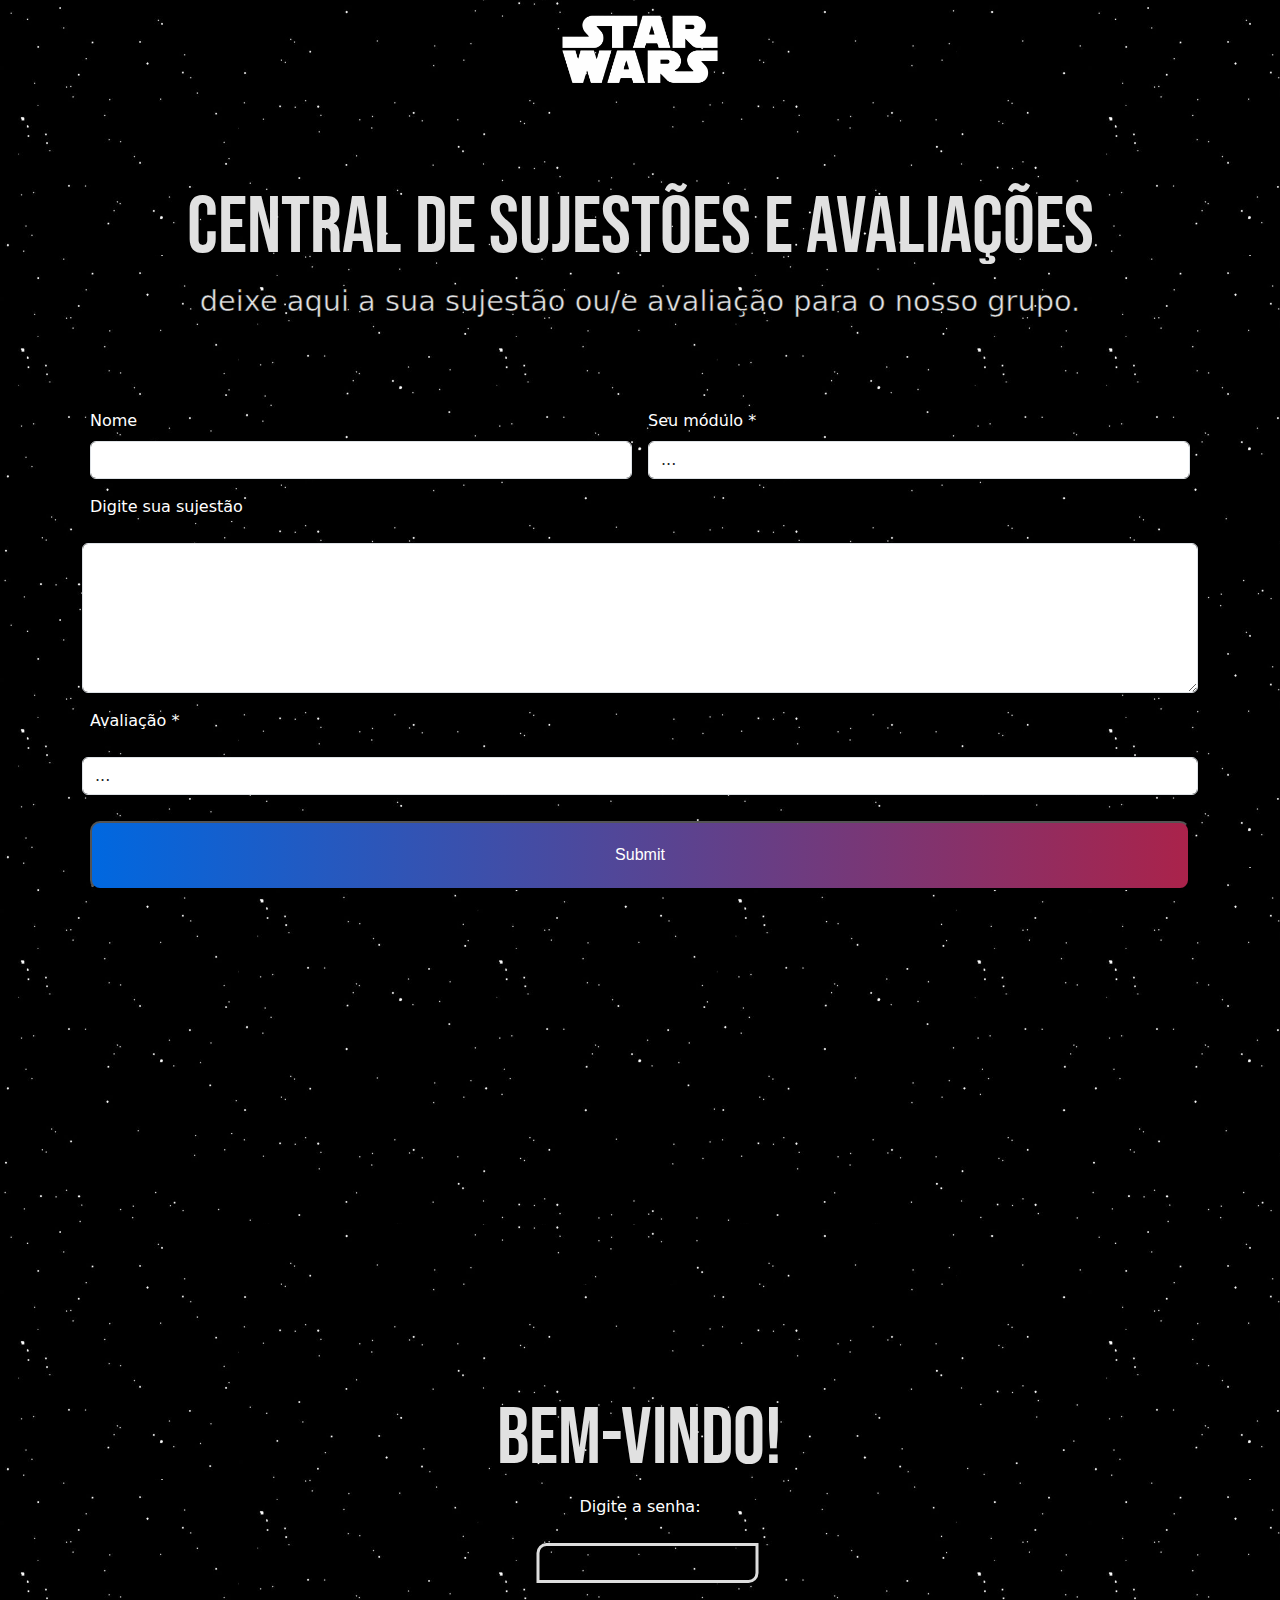
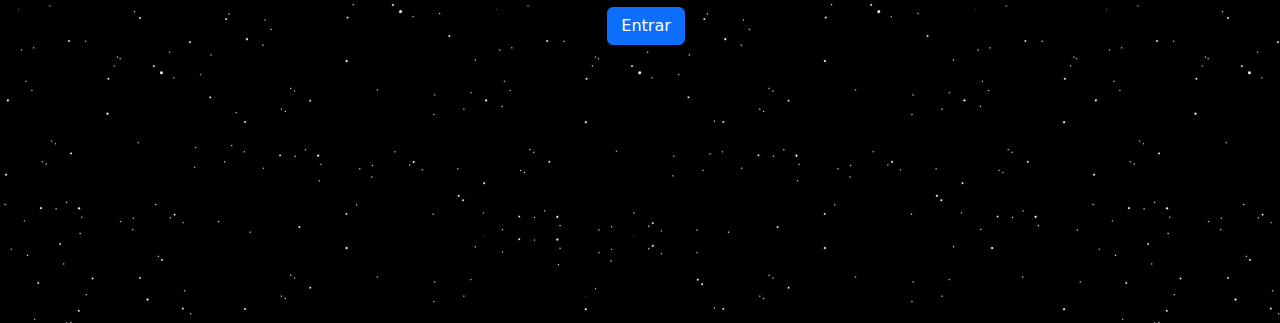
<file: validação.html>
<!DOCTYPE html>
<html>
<head>
	<meta charset="utf-8">
	<meta name="viewport" content="width=device-width, initial-scale=1">
	<title>Star Wars</title>
	<link rel="stylesheet" type="text/css" href="css/style.css">
  <link rel="shortcut icon" href="./img/r2d2_icon.png" type="image/png">
  <link rel="stylesheet" href="https://cdn.jsdelivr.net/npm/bootstrap-icons@1.10.5/font/bootstrap-icons.css">
	<link rel="stylesheet" href="https://cdn.jsdelivr.net/npm/bootstrap@5.3.0-alpha3/dist/css/bootstrap.min.css">
</head>
<body class="consulta-body" onload="carregaLista1()">
    <style> @font-face{
		font-family: uni;
		src: url(Uni.otf);
		} </style>
     <style> @font-face{
      font-family: bebas;
      src: url(Bebas.otf);
      } </style>
        <div id="area-cabeçalho-1">
          
          <div class="logo">
            <a href="">
              <img src="img/logo-removebg-preview.png">
            </a>
          </div>
        </div>
  <div class="container">
    <!-- libras -->
    <div vw class="enabled">
      <div vw-access-button class="active"></div>
      <div vw-plugin-wrapper>
        <div class="vw-plugin-top-wrapper"></div>
      </div>
    </div>
    <script src="https://vlibras.gov.br/app/vlibras-plugin.js"></script>
    <script>
      new window.VLibras.Widget('https://vlibras.gov.br/app');
    </script>
    <!-- fim libras -->
    <h4 class="titulo" style="margin-top: 20vh;">Central de sujestões e avaliações</h4>
    <h4 class="sub-titulo-3">deixe aqui a sua sujestão ou/e avaliação para o nosso grupo.</h4>
    <!-- <div class="validação">
      <form class="form">
        <div class="row g-3">
            <div class="col-md-6">
              <label class="form-label">Nome</label>
              <input type="text" class="form-control" id="nomes" />
            </div>
            <div class="col-md-6">
              <label for="validationServer04" class="form-label">Seu módulo</label>
              <select class="form-control" id="validationServer04" aria-describedby="validationServer04Feedback" required>
                <option>...</option>
                <option>1º módulo</option>
                <option>2º módulo</option>
                <option>3º modulo</option>
              </select>
            </div>
            <label for="validationServer04" class="form-label">Sua sujestão</label>
            <textarea class="form-control" id="messages" rows="9"></textarea>
            <div class="col-md-11">
                <button class="btn btn-primary" type="submit">Enviar</button>
            </div>
          </div>
        </form>
  </div> -->
  <section class="container-formulario" style="margin-top: 10vh;">
    <div class="sujestão">
      <form class="form">
        <div class="row g-3">
      <div class="col-md-6">
        <label class="form-label">Nome</label>
        <input type="text" class="form-control" id="nomes"/>
      </div>
      <div class="col-md-6">
        <label class="form-label">Seu módulo *</label>
        <select class="form-control" id="modulo" aria-describedby="validationServer04Feedback" required>
          <option>...</option>
          <option>1º módulo 🟥</option>
          <option>2º módulo 🟩</option>
          <option>3º modulo 🟦</option>
        </select>
      </div>
      <label for="validationServer04" class="form-label">Digite sua sujestão</label>
        <textarea class="form-control" id="messages" rows="9"></textarea>
        <label class="form-label">Avaliação *</label>
        <select class="form-control" id="enquete" aria-describedby="validationServer04Feedback" required>
          <option>...</option>
          <option>⭐</option>
          <option>⭐⭐</option>
          <option>⭐⭐⭐</option>
          <option>⭐⭐⭐⭐</option>
          <option>⭐⭐⭐⭐⭐</option>
        </select>
        <button type="button" style="margin-bottom: 15.9vh; background: transparent; border: none;" onclick="Enviar()">
         <input type="submit" class="field-2" style="margin-top: 10px; width: 100%; height: 100%; padding: 8px; border-radius: 10px;">
        </button>
      </div>
      </form>
    </div>
  </section>
</div>
<div class="senha">
  <form id="loginForm">
      <h2 class="titulo">Bem-vindo!</h2>
      <label for="password">Digite a senha:</label><br>
      <input class="field-3" type="password" id="password" required>
      <button class="btn btn-primary" type="submit">Entrar</button>
  </form>
  <div id="content" style="display: none;">
      <div class="consulta">
          <div class="row">
            <h1 class="titulo">Consulta de dados</h1>
            <div class="col">
              <div class="scroll">
                  <section class="section section-1">
              <table class="table" >
                <thead>
                  <tr>
                    <th>Nome</th>
                    <th>Email</th>
                    <th>Mensagem</th>
                    <th>Nascimento</th>
                    <th></th>
                  </tr>
                </thead>
    
                <tbody id="listamensagensss">
                   
                </tbody>
              </table>
              </section>
              </div>
            </div>
          </div>
        </div>
  </div>
</div>
</body>
<script src="js/sujestões.js"></script>
</html>
</file>
<file: css/style.css>
* {
    margin: 0;
    padding: 0;
}

body {
    background-image: url('../img/fundo-space.jpg');
    background-size: 85%;
    animation: fundo 100s ease infinite;
    max-width: 100%;
    overflow-x: hidden;
}

.consulta {
    height: 100vh;
    display: flex;
    align-items: center;
    justify-content: center;
}

.col {
    border: solid 1px #fff;
    padding: 20px 30px;
    border-radius: 20px 0;
}

.table thead, tr {
    color: #fff;
    border: solid 1px #fff;
}

.content {
    display: flex;
    justify-content: center;
    align-items: center;
}

.senha {
    height: 100vh;
    display: flex;
    align-items: center;
    justify-content: center;
    color: #fff;
}

.senha label, button{
    display: flex;
    justify-content: center;
}


.senha #password {
    transform: translate(47.5px, -0vh);
    margin-bottom: 15px;
}

@keyframes fundo {
	0% {
		background-position: 0% 50%;
	}
	50% {
		background-position: 100% 50%;
	}
	100% {
		background-position: 0% 50%;
	}
}
/*
svg {
    position: relative;
    width: 120%;
}

.ondas {
    position: absolute;
    top: -8vh;
    left: 0;
    right: 0;
}

#center {
    margin-top: 32vh !important;
}

.onda-1 {
    animation: onda1 3s ease-in-out infinite alternate ;
}

@keyframes onda1 {
    from {
        transform: translateX(-150px);
    }
}

.onda-2 {
    animation: onda2 2.5s ease-in-out infinite alternate ;
}

@keyframes onda2 {
    from {
        transform: translateX(-150px);
    }
}

.onda-3 {
    animation: onda3 2s ease-in-out infinite alternate ;
}

@keyframes onda3 {
    from {
        transform: translateX(-150px);
    }
}

.onda-4 {
    animation: onda4 1.5s ease-in-out infinite alternate ;
}

@keyframes onda4 {
    from {
        transform: translateX(-150px);
    }
}
  */

.fundo {
    background-image: url('../img/image-removebg-preview\ \(17\).png');
    background-repeat: no-repeat;
    background-size: 110vh;
    background-position-y: 19vh;
    background-position-x: -20vh;
}

.fundo-1 {
    background-image: url('../img/image-removebg-preview\ \(19\).png');
    background-size: 120vh;
    background-repeat: no-repeat;
    background-position-y: 30vh;
}

::selection{
    background-color: #fff;
    color: #000;
}

html {
    background-color: #111;
    scroll-behavior: smooth;
}

/* animação */

[data-anime] {
    opacity: 0;
    transition: .5s ease-in-out; 
}

[data-anime="left"] {
    transform: translate3d(-50px, -30px, -10px);
}

[data-anime="right"] {
    transform: translate3d(50px, 30px, 0);
}

[data-anime="bottom"] {
    transform: translate3d(0, 50px, 0);
}

[data-anime].animate {
    opacity: 100%;
    transform: translate3d(0px, 0px, 0px);
}

/* barra de scroll */

html ::-webkit-scrollbar {
    width: 15px;
  }
  html ::-webkit-scrollbar-thumb {
    border-radius: 20px 0;
    background: linear-gradient(#ddd, #fff, #dddd);
  }
  html ::-webkit-scrollbar-track {
    background-color: #111;
    border-radius: 20px 0;
  }

#area-cabeçalho {
    width: 100%;
    height: 12vh;
    background-position: center;
    background-repeat: no-repeat;
    background-size: 22vh;
    padding-right: 5vh;
    text-align: right;
    position: fixed;
    z-index: 4;
    transition: top 1s ease, background-color .7s ease-in-out;
    transition: .5s ease-in-out;
}

.logo {
    transition: .5s;
}

.logo img {
    width: 20vh;
    position: absolute;
    top: 3px;
}

.logo a {
    display: flex;
    justify-content: center;
}

.redes-cabeçalho {
    display: flex;
    float: right;
    position: absolute;
    right: 15px;
    top: 10px;
    transition: .5s;
}

#area-cabeçalho.scrolled{
    background-color: #111111;
    opacity: 98%;
    height: 11vh;
    transition: .5s;
}

.scrolled .logo {
    transform: scale(.9);
    transition: .5s;
}

.scrolled .redes-cabeçalho {
    transform: scale(.9);
    transition: .5s;
}

#area-cabeçalho:hover {
    height: 11.5vh;
    opacity: 100%;
}


#area-cabeçalho:hover .logo {
    transform: scale(1);
    transition: .5s;
}

#area-cabeçalho:hover .redes-cabeçalho{
    transform: scale(1);
    transition: .5s;
}


#area-cabeçalho a {
    text-decoration: none;
    font-size: 3.5vh;
    padding: 1.8vh;
    color: #e1e1e1;
}

.jogo iframe {
    margin-top: 100px;
    border: 5px solid #fff;
    border-radius: 0 30px;
    display: flex;
    margin-left: 20vh;
}

/* tela de inicio home */

#inicio {
    position: fixed;
	z-index: 6;
	top: 0;
	cursor: pointer;
    width: 100%;
    display: flex;
    justify-content: center;
    align-items: center;
}

#inicio img {
    width: 100%;
    height: 100vh;
}

#inicio h1 {
    max-width: 480px;
    text-align: center;
    font-family: 'Courier New', Courier, monospace;
    color: #f7b600;
    opacity: 80%;
    position: absolute;
    animation: fundo-inicio 2s ease infinite alternate;
}


/* MENU HAMBURGUER */

.menu-item-1 {
    display: none;
}

.container-menu a {
    margin-right: 2vh;
}

.hamburger {
	position: fixed;
	z-index: 5;
	left: 2rem;
	top: 0;
	cursor: pointer;
}

.hamburger i {
    position: fixed;
    top: 1.5rem;
    font-size: 5vh;
}

.overlay i {
    position: fixed;
    top: 2rem;
}

.hamburger {
    font-size: 3em;
    color: #e1e1e1;
}

.overlay {
	position: fixed;
	left: 133px;
	width: 180%;
	height: 260%;
	background-color: rgba(0, 0, 0, 0.6);
	z-index: 9;
	opacity: 0;
	visibility: hidden;
    transition: 0.1s;
}

.show-menu .overlay {
	opacity: 1;
	visibility: visible;
	transition: opacity 0.3s;
	pointer-events: auto;
    padding-left: 27rem;
    font-size: .7em;
    transition: .1s ease-in-out;
    transition-duration: .5s;
}

.sidebar {
	width: 38rem;
	height: 100vh;
	background: linear-gradient(329.54deg, #111111 0%, #222222 100%);
	box-shadow: 10px 5px 15px 10px rgba(0, 0, 0, 0.582);
	position: fixed;
	top: 0;
	left: -46rem;
	transition: all .8s;
	z-index: 10;
}

.show-menu .sidebar {
	left: 0;
	transition-duration: .8s;
}

.menu {
	position: absolute;
	top: 50%;
	left: 50%;
	transform: translate(-50%, -50%);
    width: 35rem;
    transition: .7s ease; 
}

.menu li a:hover {
    font-size: 2.1em;
}

.menu-item {
	margin-bottom: .5rem;
	list-style-type: none;
}

.menu-link {
	font-family: 'Trebuchet MS';
	font-size:  28px;
	color: rgb(245, 245, 245);
	position: relative;
	text-decoration: none;
	line-height: 60px;
	transition: color .5s;
}

.menu-link:hover {
	color: #797979;
    text-decoration: none;
}

nav li a {
	position: relative;
    margin-top: 4px;
}

nav li a::after {
	content: " ";
	width: 0%;
	height: 3px;
	background-color: #797979;
    box-shadow: #797979 0 0 20px;
	position: absolute;
	bottom: -6px;
	left: 0;
	transition: 0.5s ease-in-out;
    border-radius: 30px 0;
}

nav li a:hover::after {
	width: 100%;
}


/* final do menu */

.icon_redes1 :hover {
    color: #A54DDB;
    text-shadow: #A54DDB 0 0 20px;
    animation: pulseP 1s ease infinite;
    transition: .5s ease-in-out;
}

.icon_redes2 :hover {
    color: #4f9eff;
    text-shadow: #4f9eff 0 0 20px;
    animation: pulseA 1s ease infinite;
    transition: .5s ease-in-out;
}

.icon_redes3 :hover {
    color: #f21f1f;
    animation: pulseR 1s ease infinite;
    transition: .5s ease-in-out;
}

.icon_redes4 :hover {
    color: #49DB75;
    animation: pulseG 1s ease infinite;
    transition: .5s ease-in-out;
}

@keyframes pulseG {
    0% {
        text-shadow: #49DB75 0 0 15px;
    }

    50% {
        text-shadow: #49DB75 0 0 5px;
    }

    100% {
        text-shadow: #49DB75 0 0 15px;
    }
}

@keyframes pulseR {
    0% {
        text-shadow: #f21f1f 0 0 15px;
    }

    50% {
        text-shadow: #f21f1f 0 0 5px;
    }

    100% {
        text-shadow: #f21f1f 0 0 15px;
    }
}

@keyframes pulseA {
    0% {
        text-shadow: #4f9eff 0 0 15px;
    }

    50% {
        text-shadow: #4f9eff 0 0 5px;
    }

    100% {
        text-shadow: #4f9eff 0 0 15px;
    }
}

@keyframes pulseP {
    0% {
        text-shadow: #A54DDB 0 0 15px;
    }

    50% {
        text-shadow: #A54DDB 0 0 5px;
    }

    100% {
        text-shadow: #A54DDB 0 0 15px;
    }
}

.redes-menu i {
    text-decoration: none;
    font-size: 4vh;
    padding: 14px;
    color: #e1e1e1;
    line-height: 90px;
}

#center {
	background: linear-gradient(180deg, #111,#222);
	overflow: hidden;
    border-radius: 10px 60px ;
    margin-right: 9px;
    margin-top: 19vh;
}

#center-alianaça {
    margin: 50%;
}

#center-aliança h1 {
    margin: 20px;
    font-family: uni;
    text-align: center;
    color: #e1e1e1;
    font-family: uni;
    font-size: 2.2em;
}

#center h1 {
    margin: 20px;
    font-family: uni;
    text-align: center;
    color: #e1e1e1;
    font-family: uni;
    font-size: 2.2em;
}

#carouselExampleIndicators {
    margin-bottom: 50px;
}

#carouselExampleAutoplaying h6 {
    text-align: center;
}

.numero-slide {
    font-family: bebas;
    color: #e1e1e1;
    position: absolute;
    top: 2vh;
    margin-left: 23vh;
    font-size: 3.3em;
}

.titulo-elenco-1 {
    font-family: bebas;
    color: #ffff;
    position: absolute;
    top: 1%;
    margin-left: 3%;
    font-size: 3.3em;
    -webkit-text-stroke-width: 1.5px;
    -webkit-text-stroke-color: #000;
}

.titulo-elenco-2 {
    font-family: bebas;
    color: #ffff;
    position: absolute;
    top: 60%;
    margin-left: 63%;
    font-size: 3.3em;
    -webkit-text-stroke-width: 1.5px;
    -webkit-text-stroke-color: #000;
}

.titulo-borda-elenco {
    font-size: 7em;
    color: transparent;
    -webkit-text-stroke-width: 2px;
    -webkit-text-stroke-color: #e1e1e1;
    font-family: bebas;
    text-align: center;
    margin-top: 10vh;
}

.titulo-slide {
    font-family: bebas;
    color: #e1e1e1;
    position: absolute;
    top: 11%;
    margin-left: 10%;
    font-size: 3.3em;
}

.sub-titulo-slide {
    font-family: system-ui, -apple-system, BlinkMacSystemFont, 'Segoe UI', Roboto, Oxygen, Ubuntu, Cantarell, 'Open Sans', 'Helvetica Neue', sans-serif;
    position: absolute;
    top: 35%;
    margin-left: 10%;
    color: #e1e1e1;
    max-width: 40%;
    font-size: 1.5em;
}

.titulo-slide-1 {
    font-family: bebas;
    color: #e1e1e1;
    position: absolute;
    top: 11%;
    margin-left: 45%;
    font-size: 3.3em;
}

.sub-titulo-slide-1 {
    font-family: system-ui, -apple-system, BlinkMacSystemFont, 'Segoe UI', Roboto, Oxygen, Ubuntu, Cantarell, 'Open Sans', 'Helvetica Neue', sans-serif;
    position: absolute;
    top: 35%;
    margin-left: 45%;
    color: #e1e1e1;
    max-width: 40%;
    font-size: 1.5em;
}

.sub-titulo-slide-2 {
    font-family: system-ui, -apple-system, BlinkMacSystemFont, 'Segoe UI', Roboto, Oxygen, Ubuntu, Cantarell, 'Open Sans', 'Helvetica Neue', sans-serif;
    position: absolute;
    top: 15%;
    margin-left: 55%;
    color: #e1e1e1;
    max-width: 30%;
    font-size: 1.5em;
}

.sub-titulo-slide-3 {
    font-family: system-ui, -apple-system, BlinkMacSystemFont, 'Segoe UI', Roboto, Oxygen, Ubuntu, Cantarell, 'Open Sans', 'Helvetica Neue', sans-serif;
    position: absolute;
    top: 10%;
    margin-left: 15%;
    color: #e1e1e1;
    max-width: 30%;
    font-size: 1.5em;
}


.center-center {
    height: 450px;
    display: flex;
    justify-content: center;
}

.titulo-borda {
    font-size: 11em;
    color: transparent;
    -webkit-text-stroke-width: 2px;
    -webkit-text-stroke-color: #e1e1e1;
    font-family: bebas;
    text-align: center;
    margin-top: 20vh;
}

.titulo-borda-2 {
    font-size: 8em;
    color: transparent;
    -webkit-text-stroke-width: 2px;
    -webkit-text-stroke-color: #e1e1e1;
    font-family: bebas;
    text-align: center;
    margin-top: 10vh;
    margin-right: 5vh;
}

.titulo {
    font-size: 5em;
    color: #e1e1e1;
    font-family: bebas;
    text-align: center;
    margin-top: 10vh;
}

.titulo-2 {
    font-size: 4em;
    color: #e1e1e1;
    font-family: bebas;
    margin: 10vh;
    margin-bottom: 3vh;
    -webkit-text-stroke-width: .5px;
    -webkit-text-stroke-color: #000;
}

.scrolled .titulo-2 {
    transition: 1s ease-in-out;
}

.titulo-3 {
    font-size: 3.5em;
    color: #e1e1e1;
    font-family: bebas;
    text-align: center;
    margin-top: 20vh;
    padding-bottom: 10vh;
    margin-bottom: 0;
}

.titulo-aliança {
    font-size: 14em;
    color: #e1e1e1;
    font-family: bebas;
    margin-top: 85px;
}

.titulo-aliança-borda {
    font-size: 14em;
    color: transparent;
    -webkit-text-stroke-width: 2px;
    -webkit-text-stroke-color: #e1e1e1;
    font-family: bebas;
    position: absolute;
    top: 250px;
    margin-left: 320px;
}

.titulo-aliança-borda-s {
    font-size: 14em;
    color: transparent;
    -webkit-text-stroke-width: 2px;
    -webkit-text-stroke-color: #e1e1e1;
    font-family: bebas;
    position: absolute;
    top: 250px;
    margin-left: 320px;
}

.titulo-aliança-1 {
    font-size: 10em;
    color: #e1e1e1;
    font-family: bebas;
    margin-top: 145px;
    animation: aliança 3s ease infinite;
}

.titulo-aliança-borda-1 {
    font-size: 10em;
    color: transparent;
    -webkit-text-stroke-width: 2px;
    -webkit-text-stroke-color: #e1e1e1;
    font-family: bebas;
    position: absolute;
    top: 250px;
    margin-left: 320px;
}

.titulo-aliança-2 {
    font-size: 10em;
    color: #e1e1e1;
    font-family: bebas;
    margin-top: 145px;
    animation: aliança 3s ease infinite;
}

.titulo-aliança-borda-2 {
    font-size: 10em;
    color: transparent;
    -webkit-text-stroke-width: 2px;
    -webkit-text-stroke-color: #e1e1e1;
    font-family: bebas;
    position: absolute;
    top: 250px;
    margin-left: 320px;
}

.titulo-aliança-3 {
    font-size: 9em;
    color: #e1e1e1;
    font-family: bebas;
    margin-top: 145px;
    animation: aliança 3s ease infinite;
}

.titulo-aliança-borda-3 {
    font-size: 9em;
    color: transparent;
    -webkit-text-stroke-width: 2px;
    -webkit-text-stroke-color: #e1e1e1;
    font-family: bebas;
    position: absolute;
    top: 250px;
    margin-left: 320px;
}

.titulo-aliança-4 {
    font-size: 6em;
    color: #e1e1e1;
    font-family: bebas;
    margin-top: 195px;
    animation: aliança 3s ease infinite;
}

.titulo-aliança-borda-4 {
    font-size: 6em;
    color: transparent;
    -webkit-text-stroke-width: 2px;
    -webkit-text-stroke-color: #e1e1e1;
    font-family: bebas;
    position: absolute;
    top: 250px;
    margin-left: 320px;
}

.cabeçalho {
    display: flex;
    height: 500px;
}

.sub-titulo-2{
    font-family: system-ui, -apple-system, BlinkMacSystemFont, 'Segoe UI', Roboto, Oxygen, Ubuntu, Cantarell, 'Open Sans', 'Helvetica Neue', sans-serif;
    font-size: 1.7em;
    margin-left: 8.5vh;
    color: #e1e1e1;
    max-width: 90%;
    border: 3px solid #fff;
    border-radius: 0 30px;
	padding: 2rem 4rem;
    z-index: 9;
}

.sub-titulo-3{
    font-family: system-ui, -apple-system, BlinkMacSystemFont, 'Segoe UI', Roboto, Oxygen, Ubuntu, Cantarell, 'Open Sans', 'Helvetica Neue', sans-serif;
    font-size: 1.8em;
    color: #e1e1e1;
    text-align: center;
    -webkit-text-stroke-width: .5px;
    -webkit-text-stroke-color: #000;
}

#carouselExampleFade {
    width: 220px;
    height: 220px;
    background: linear-gradient(130deg, #FF4D4D, #FF0000, #7B0000);
    animation: colors 5s ease infinite;
    background-size: 220% 110%;
    margin: 50px;
    border-radius: 80px;
    overflow: hidden;
    border-style:ridge;
    margin-top: 160px;
    margin-bottom: 10px;
    transition: .4s ease;
}

#carouselExample {
    width: 220px;
    height: 220px;
    background: linear-gradient(130deg, #5A71E6, #0068E0, #2800E1);
    background-size: 220% 110%;
    animation: colors 5s ease infinite;
    margin: 50px;
    border-radius: 80px;
    overflow: hidden;
    border-style:ridge;
    margin-top: 160px;
    margin-bottom: 10px;
    transition: .4s ease;
}


#carouselExample:hover{
    transform: scale(1.04);
    box-shadow: #0068E0 0 0 20px;
    /* animation: pulseAB .8s infinite alternate; */
    filter: contrast(180%);
}

#carouselExampleFade:hover {
    transform: scale(1.04);
    box-shadow: #FF0000 0 0 20px;
    /* animation: pulseRB .8s infinite alternate; */
    filter: contrast(150%);
}

/* @keyframes pulseAB {
    from {
        box-shadow: #0068E0 0 0 5px;
    }
}

@keyframes pulseRB {
    from {
        box-shadow: #FF0000 0 0 5px;
    }
} */

@keyframes colors {
	0% {
		background-position: 0% 50%;
	}
	50% {
		background-position: 100% 50%;
	}
	100% {
		background-position: 0% 50%;
	}
}

.scroll {
    flex: 1;
    height: 50vh;
    overflow-y: scroll;
    scroll-snap-type:initial;
}

.validação {
    height: 88vh;
    color: #fff;
}


/* formulario */

.container-formulario {
    display: flex;
    justify-content: center;
}

.contato {
    width: 100%;
    max-width: 700px;
}

.sujestão {
    width: 100%;
    max-width: 1100px;
    color: #fff;
}

.form {
    display: flex;
    flex-direction: column;
}

.field {
    padding: 10px;
    margin-bottom: 15px;
    border: 3px solid #ddd;
    border-radius: 10px 0;
    font-family: Arial, Helvetica, sans-serif;
    font-size: 16px;
    background-color: transparent;
    color: #fff;
    transition: .2s ease-in-out;
}

.field:hover {
    box-shadow: #0068E0 0 0 10px;
}

.field-2 {
    margin-bottom: 15px;
    font-family: Arial, Helvetica, sans-serif;
    font-size: 16px;
    background: linear-gradient(90deg, #0068E0, #FF0000);
    background-size: 150% 150%;
    animation: colors 4s ease infinite;
    color: #fff;
    border-radius: 20px 0;
    transition: .5s ease-in-out;
}

.field-3 {
    padding: 5px 8px;
    border: 3px solid #ddd;
    border-radius: 10px 0;
    font-size: 16px;
    background-color: transparent;
    color: #fff;
    transition: .2s ease-in-out;
}

.field-2:hover {
    box-shadow: #0068E0 0 0 10px;
}

textarea {
    height: 150px;
}

.jogo {
    display: none;
}


.dobrar {
    display: none;
}

.card-body p {
    color: #fff;
}

.btn-primary {
    margin-top: 1vh;
    margin-left: 39%;
    width: 26%;
}

.icon_redes5 :hover {
    opacity: 30%;
}

/* avaliações */

.avaliações-principal {
    border: 4px solid #fff;
    border-radius: 30px 0;
    padding: 30px;
    width: 140vh;
    margin-top: 20vh;
    padding-bottom: 10vh;
}

.avaliações-principal-1 {
    border: 4px solid #fff;
    border-radius: 30px 0;
    padding: 30px;
    width: 140vh;
    margin-top: 20vh;
}

.avaliações {
    display: flex;
    flex-direction: row;
    justify-content: center;
    font-family: 'Trebuchet MS', 'Lucida Sans Unicode', 'Lucida Grande', 'Lucida Sans', Arial, sans-serif;
    color: #fff;
    align-items: center;
}

.avaliações:hover img{
    opacity: 100%;
    transform: scale(1.03);
}

.avaliações:hover h2 {
    text-shadow: #0068E0 0 0 17px;
    -webkit-text-stroke-width: .3px;
    -webkit-text-stroke-color: #0068E0;
}

.avaliações:hover h1{
    animation: efeito .5s infinite alternate ease-in;
}


@keyframes efeito {

    from {
        position: relative;
        bottom: 1vh;
    }
}

.avaliações h1 {
    position: relative;
    bottom: 0vh;
    transition: .5s ease-in-out;
}

.avaliações h2 {
    transition: .5s;
}

.avaliações-elenco {
    display: flex;
    flex-direction: row;
    justify-content: center;
    font-family: 'Trebuchet MS', 'Lucida Sans Unicode', 'Lucida Grande', 'Lucida Sans', Arial, sans-serif;
    color: #fff;
    align-items: center;
}

.avaliações-quadro {
    display: flex;
    flex-direction: row;
    justify-content: space-evenly;
    font-family: 'Trebuchet MS', 'Lucida Sans Unicode', 'Lucida Grande', 'Lucida Sans', Arial, sans-serif;
    color: #fff;
    align-items: center;
    border: 6px solid #fff;
    border-radius: 30px 0;
    padding: 20px;
}

.avaliações h2{
    display: inline-flex;
}

.cem {
    font-size: 4.6em;
}

.avaliações img {
    width: 335px;
    height: 450px;
    margin-top: 10vh;
    margin-right: 30px;
    border: 2px solid #fff;
    border-radius: 30px 0;
    padding: 4px;
    opacity: 85%;
    transition: .5s;
}

/* Teorias */

.teorias-principal {
    border: 4px solid #fff;
    border-radius: 30px 0;
    padding: 30px;
    width: 140vh;
    margin-top: 20vh;
    padding-bottom: 10vh;
}

.teorias-principal h1 {
    transition: .6s;
}

.teorias-principal:hover h1 {
    text-shadow: #0068E0 0 0 20px;
}

.teorias {
    display: flex;
    flex-direction: row;
    justify-content: center;
    font-family: 'Trebuchet MS', 'Lucida Sans Unicode', 'Lucida Grande', 'Lucida Sans', Arial, sans-serif;
    color: #fff;
    align-items: center;
}

.teorias h2{
    display: inline-flex;
}

.teorias img {
    width: 335px;
    height: 450px;
    margin-top: 10vh;
    margin-right: 30px;
    border: 2px solid #fff;
    border-radius: 30px 0;
    padding: 4px;
    transition: 1s;
}

.teorias:hover img {
    transform: scale(1.05);
}

/* Estética do texto do "ler mais" */
.collapse-text {
    max-height: 1000px;
    overflow: hidden;
    transition: max-height 0.5s ease-in-out;
}

.collapse-text.collapse {
  max-height: 0;
}

.collapse-text.show {
    max-height: 1000px; /* Defina uma altura máxima suficientemente grande para mostrar todo o conteúdo */
    overflow: auto;
}
.card-body {
  max-height: 200px; /* Altura máxima do conteúdo antes da barra de rolagem aparecer */
  overflow-y: auto; /* Ativa a barra de rolagem vertical quando o conteúdo excede a altura máxima */
}

footer {
    width: 100%;
    height: 150px;
    background-color: #111;
    text-align: center;
    line-height: 2px;
    background-image: url('../img/Star-Wars-Logo-PNG-Photos-footer-2.png');
    background-size: 1300px;
    background-position: bottom;
}

footer a {
    text-decoration: none;
    font-size: 3vh;
    line-height: 6vh;
    padding: 13px;
    color: #e1e1e1;   
}

@media (max-width: 1081px) {

    .fundo {
        background-image: url('../img/image-removebg-preview\ \(17\).png');
        background-repeat: no-repeat;
        background-size: 60vh;
        background-position-y: 19vh;
        background-position-x: -20vh;
    }
    
    .fundo-1 {
        background-image: url('../img/image-removebg-preview\ \(19\).png');
        background-size: 60vh;
        background-repeat: no-repeat;
        background-position-y: 30vh;
    }

    #area-cabeçalho.scrolled{
        background-color: #111111;
        opacity: 98%;
        height: 9vh;
        transition: .5s;
    }

    .jogo{
        display: none;
    }

    .redes-menu {
        display: none;
    }

    .logo img {
        width: 250px;
    }

    .redes-cabeçalho i {
        font-size: .4em;
    }

    #area-cabeçalho a {
        padding: .2em;
    }

    #area-cabeçalho {
        background-size: contain;
    }

    #inicio {
        display: none;
    }

    .sub-titulo-slide {
        display: none;
    }

    .titulo-2 {
        width: 700px;
    }

    .titulo-slide {
        font-size: 3vh;
    }

    .sub-titulo-2 {
        margin-left: 3vh;
    }

    .titulo-aliança {
        font-size: 7vh;
        margin-top: 9vh;
    }

    .titulo-aliança-borda {
        font-size: 7vh;
    }

    .titulo-aliança-borda-s {
        font-size: 7vh;
        left: 4vh;
    }

    .sub-titulo-slide-1 {
        display: none;
    }

    .titulo-aliança-1 {
        font-size: 5vh;
        margin-top: 18vh;
    }

    .titulo-aliança-borda-1 {
        font-size: 5vh;
    }

    .titulo-aliança-2 {
        font-size: 7vh;
        margin-top: 18vh;
    }

    .titulo-aliança-borda-2 {
        font-size: 7vh;
    }

    .titulo-aliança-3 {
        font-size: 5vh;
        margin-top: 9vh;
    }

    .titulo-aliança-borda-3 {
        font-size: 5vh;
        left: 4vh;
        margin-right: 7vh;
    }

    .titulo-aliança-4 {
        font-size: 4vh;
        margin-top: 16vh;
    }

    .titulo-aliança-borda-4 {
        font-size: 4vh;
        left: 2vh;
        margin-right: 7vh;
    }

}

@media (max-width:901px) {

    .avaliações-quadro {
        display: flex;
        flex-direction: row;
        justify-content: space-evenly;
        font-family: 'Trebuchet MS', 'Lucida Sans Unicode', 'Lucida Grande', 'Lucida Sans', Arial, sans-serif;
        color: #fff;
            align-items: center;
        border: 6px solid #fff;
        border-radius: 30px 0;
        padding: 20px;
        font-size: .5em;
    }

    #carouselExampleIndicators {
        margin: 0px;
    }

    .redes-menu i {
        font-size: 3em;
        margin-right: 2vh;
        margin-left: 2vh;
    }

    .jogo{
        display: none;
    }

    #redes-cabeçalho a {
        display: none;
    }

    #area-cabeçalho img {
       width: 240px;
    }

    #inicio {
        display: none;
    }

    .redes-cabeçalho {
        display: none;
    }

    .titulo-aliança-borda-2 {
        font-size: 7vh;
        margin-top: 3vh;
    }

    .titulo-aliança-2 {
        font-size: 7vh;
        margin-top: 14vh;
    }

    .titulo-aliança-1 {
        font-size: 5vh;
        margin-top: 14vh;
    }

    .titulo-aliança-3 {
        font-size: 4.5vh;
        margin-top: 15vh;
    }

    .titulo-aliança-borda-3 {
        font-size: 4vh;
        left: 8.2vh;
        margin-right: 7vh;
    }

    .titulo-aliança {
        font-size: 7vh;
        margin-top: 13vh;
    }

    .titulo-aliança-borda-s {
        font-size: 7vh;
        left: 8vh;
    }

    .titulo-aliança-4 {
        font-size: 3vh;
        margin-top: 16vh;
    }

    .titulo-aliança-borda-4 {
        font-size: 3vh;
        left: 8vh;
        margin-right: 7vh;
        -webkit-text-stroke-width: 1px;
    }

    .teorias-principal h2 {
        font-size: 1.6em;
    }

    .teorias-principal p {
        font-size: 1.3em;
    }

}



/*responsividade tablet*/

@media (max-width:950px) {

    html ::-webkit-scrollbar {
        display: none;
      }

    .avaliações-quadro {
        display: flex;
        flex-direction: row;
        justify-content: space-evenly;
        font-family: 'Trebuchet MS', 'Lucida Sans Unicode', 'Lucida Grande', 'Lucida Sans', Arial, sans-serif;
        color: #fff;
        align-items: center;
        border: 6px solid #fff;
        border-radius: 30px 0;
        padding: 20px;
        font-size: .5em;
    }

    .jogo{
        display: none;
    }

    #redes-cabeçalho a {
        display: none;
    }

    #area-cabeçalho {
        background-size: contain;
    }

    #inicio {
        display: none;
    }

    .redes-cabeçalho {
        display: none;
    }

    .titulo-aliança-2 {
        font-size: 7vh;
        margin-top: 14vh;
    }

    .titulo-aliança-1 {
        font-size: 5vh;
        margin-top: 14vh;
    }

    .titulo-aliança-3 {
        font-size: 4.5vh;
        margin-top: 15vh;
    }

    .titulo-aliança-borda-3 {
        font-size: 4.5vh;
        left: 8.2vh;
        margin-right: 7vh;
    }

    .titulo-aliança {
        font-size: 7vh;
        margin-top: 13vh;
    }

    .titulo-aliança-borda-s {
        font-size: 7vh;
        left: 8vh;
    }

    .titulo-aliança-4 {
        font-size: 3vh;
        margin-top: 16vh;
    }

    .titulo-aliança-borda-4 {
        font-size: 3vh;
        left: 8vh;
        margin-right: 7vh;
    }

}


@media (max-width:850px) {

    .redes-cabeçalho {
        display: none;
    }

    .sub-titulo-slide {
        display: none;
    }

    .titulo-slide {
        font-size: 3vh;
    }

    .sub-titulo-2 {
        margin-left: 3vh;
    }

    .titulo-aliança {
        font-size: 7vh;
        margin-top: 15vh;
    }

    .titulo-aliança-borda {
        font-size: 7vh;
    }

    .titulo-aliança-borda-s {
        font-size: 7vh;
        left: 4vh;
    }

    .sub-titulo-slide-1 {
        display: none;
    }

    .titulo-aliança-1 {
        font-size: 5vh;
        margin-top: 18vh;
    }

    .titulo-aliança-borda-1 {
        font-size: 5vh;
    }

    .titulo-aliança-2 {
        font-size: 7vh;
        margin-top: 18vh;
    }

    .titulo-aliança-borda-2 {
        font-size: 7vh;
    }

    .titulo-aliança-3 {
        font-size: 5vh;
        margin-top: 15vh;
    }

    .titulo-aliança-borda-3 {
        font-size: 5vh;
        left: 4vh;
        margin-right: 7vh;
    }

    .titulo-aliança-4 {
        font-size: 4vh;
        margin-top: 16vh;
    }

    .titulo-aliança-borda-4 {
        font-size: 4vh;
        left: 2vh;
        margin-right: 7vh;
    }

    .jogo iframe{
        display: none;
    }

    

}

/* celular */

@media (max-width:415px) {

    .fundo {
        background-image: url('../img/image-removebg-preview\ \(17\).png');
        background-repeat: no-repeat;
        background-size: 60vh;
        background-position-y: 19vh;
        background-position-x: -20vh;
    }
    
    .fundo-1 {
        background-image: url('../img/image-removebg-preview\ \(19\).png');
        background-size: 60vh;
        background-repeat: no-repeat;
        background-position-y: 30vh;
    }

    nav li a:hover::after {
        width: 0%;
    }

    .menu li a:hover {
        font-size: 1.7em;
    }

    .teorias {
        display: flex;
        justify-content: center;
        flex-direction: column;
    }

    .teorias p {
        width: 40vh;
    }

    .teorias a {
        width: 35vh;
    }

    .overlay {
        position: fixed;
        left: 63px;
        width: 180%;
        height: 260%;
        background-color: rgba(0, 0, 0, 0.6);
        z-index: 9;
        opacity: 0;
        visibility: hidden;
        transition: 0.1s;
    }
    
    .sidebar {
        width: 31rem;
        height: 100vh;
        background: linear-gradient(329.54deg, #111111 0%, #222222 100%);
        box-shadow: 10px 5px 15px 10px rgba(0, 0, 0, 0.582);
        position: fixed;
        top: 0;
        left: -46rem;
        transition: all .8s;
        z-index: 10;
    }

    .sidebar a {
        font-size: 1.7em;
    }

    .menu-item {
        margin-bottom: .5rem;
        list-style-type: none;
        margin-left: 4vh;
    }

    .redes-menu {
        margin-left: 4vh;
    }

    .redes-menu i {
        font-size: 1.3em;
    }

    .titulo-borda {
        font-size: 100px;
    } 
    
    .avaliações-principal {
        border: 4px solid #fff;
        border-radius: 30px 0;
        padding: 30px;
        width: 140vh;
        margin-top: 20vh;
        padding-bottom: 10vh;
        margin: 0 5vh;
        font-size: .7em;
    }

    .avaliações {
        display: flex;
        flex-direction: row;
        justify-content: center;
        align-items: center;
        margin: 10vh 0;
    }

    .avaliações-critica h1 {
        font-size: 2.3em;
    }

    .avaliações-quadro h1{
        border-radius: 30px 0;
        padding: 20px;
        font-size: 3em;
    }

    .avaliações h2{
        display: flex;
    }

    .cem {
        font-size: 14em;
    }

    .avaliações h6 {
        display: none;
    }

    .avaliações img {
        width: 235px;
        height: 250px;
        margin-top: 10vh;
        margin-right: 30px;
        border: 2px solid #fff;
        border-radius: 30px 0;
        padding: 4px;
    }

    .logo img {
        display: none;
    }    

    .dobrar {
        display: block;
    }

    #inicio {
        display: none;
    }

    .container {
        max-width: 100%;
        overflow-x: hidden;
    }
    
    #center {
        background: none;
        background-color: #222;
        margin: 0;
        border-radius: 0 0 30px 0;
    }

    #redes-cabeçalho a {
        display: none;
    }

    #area-cabeçalho {
        background-image: url('../img/logo-removebg-preview.png');
        background-size: 18vh;
    }

    #carouselExampleCaptions {
        width: 100%;
        margin: 0;
    }

    #carouselExampleAutoplaying {
        width: 40%;
        margin-left: 30vh;
    }

    .titulo-elenco-1 {
        font-size: 1.7em;
        -webkit-text-stroke-width: .5px;
        -webkit-text-stroke-color: #000;
    }

    .titulo-elenco-2 {
        font-size: 1.7em;
        top: 50%;
        -webkit-text-stroke-width: .5px;
        -webkit-text-stroke-color: #000;
    }

    #center {
        margin-top: 12vh;
        border-radius: 0 30px;
    }

    .modalzinho {
        display: none;
    }

    .numero-slide {
        display: none;
    }

    
    .titulo-slide h2 {
        font-size: 3vh;
    }

    .sub-titulo-2 {
        margin-left: 3vh;
        font-size: 1em;
    }

    .titulo{
        font-size: 2.5em;
    }

    .titulo-aliança {
        font-size: 5vh;
        margin-top: 22vh;
        position: absolute;
        margin-left: 20vh;
    }

    .titulo-aliança-borda {
        font-size: 5vh;
        top: 25vh;
        position: absolute;
        margin-left: 20vh;
        -webkit-text-stroke-width: .7px;
        -webkit-text-stroke-color: #e1e1e1;
    }

    .titulo-aliança-borda-s {
        font-size: 5vh;
        top: 24vh;
        position: absolute;
        margin-left: 18vh;
        -webkit-text-stroke-width: .7px;
        -webkit-text-stroke-color: #e1e1e1;
    }

    .sub-titulo-slide-1 {
        display: none;
    }

    .titulo-aliança-1 {
        font-size: 6vh;
        margin-top: 14vh;
        position: absolute;
        margin-left: 20vh;
    }

    .titulo-aliança-borda-1 {
        font-size: 6vh;
        top: 24vh;
        position: absolute;
        margin-left: 20vh;
        -webkit-text-stroke-width: .7px;
        -webkit-text-stroke-color: #e1e1e1;
    }

    .titulo-aliança-2 {
        font-size: 6vh;
        margin-top: 18vh;
        position: absolute;
        margin-left: 20vh;
    }

    .titulo-aliança-borda-2 {
        font-size: 6vh;
        top: 22vh;
        position: absolute;
        margin-left: 20vh;
        -webkit-text-stroke-width: .7px;
        -webkit-text-stroke-color: #e1e1e1;
    }

    .titulo-aliança-3 {
        font-size: 6vh;
        margin-top: 14vh;
        position: absolute;
        margin-left: 20vh;
    }

    .titulo-aliança-borda-3 {
        font-size: 6vh;
        top: 24vh;
        position: absolute;
        margin-left: 18vh;
        -webkit-text-stroke-width: .7px;
        -webkit-text-stroke-color: #e1e1e1;
    }

    .titulo-aliança-4 {
        font-size: 4.4vh;
        margin-top: 14vh;
        position: absolute;
        margin-left: 20vh;
        margin-right: 10vh;
    }

    .titulo-aliança-borda-4 {
        font-size: 4.4vh;
        top: 27vh;
        position: absolute;
        margin-left: 20vh;
        -webkit-text-stroke-width: .7px;
        -webkit-text-stroke-color: #e1e1e1;
    }

    .titulo-aliança-borda-4-r {
        font-size: 4.4vh;
        top: 23vh;
        position: absolute;
        margin-left: 20vh;
        color: transparent;
        font-family: bebas;
        -webkit-text-stroke-width: .7px;
        -webkit-text-stroke-color: #e1e1e1;
    }

    .titulo-slide {
        margin-right: 60%;
    }

    .titulo-2 {
        font-size: 4em;
        margin: 20px 0;
        padding-left: 20px;
    }

    .iframe {
        display: none;
    }

    .container #carouselExampleFade {
        height: 130px;
        margin-left: 70px;
        margin-right: 20px;
    }

    #carouselExample {
        height: 130px;
        margin-right: 70px;
        margin-left: 20px;
    }

    .cabeçalho #carouselExampleFade {
        height: 130px;
        margin-left: 30px;
        margin-right: 60px;
    }

    .lado_luz {
        width: 220px;
        display: flex;
    }

    .lado_negro {
        display: flex;
        width: 220px;
    }

    .contato {
        margin: 0 5vh;
    }

    .cabeçalho {
        display: flex;
        height: 500px;
        max-width: 58%;
    }

    .teorias img {
        width: 150px;
        height: 200px;
        margin-left: 30px;
    }

    .teorias h2 {
        display: none;
    }

    .teorias p {
        font-size: .8em;
    }

    .avaliações-principal .sub-titulo-slide-2 {
        font-size: 1.3em;
        margin-bottom: 40px;
    }

    .avaliações-principal .sub-titulo-slide-curiosidades {
        font-size: 1.3em;
    }
}

@media (max-width:376px) {


    .logo img {
        display: none;
    }    

    .dobrar {
        display: block;
    }

    #inicio {
        display: none;
    }

    .container {
        max-width: 100%;
        overflow-x: hidden;
    }
    
    #center {
        background: none;
        background-color: #222;
        margin: 0;
        border-radius: 0 0 30px 0;
    }

    #redes-cabeçalho a {
        display: none;
    }

    #area-cabeçalho {
        background-image: url('../img/logo-removebg-preview.png');
        background-size: 18vh;
     }

    #carouselExampleIndicators {
        margin: 10px;
        margin-top: 14vh;
    }

    .modalzinho {
        display: none;
    }

    .numero-slide {
        display: none;
    }
    
    .titulo-slide h2 {
        font-size: 3vh;
    }

    .sub-titulo-2 {
        margin-left: 3vh;
    }

    .titulo-aliança {
        font-size: 5vh;
        margin-top: 28vh;
        position: absolute;
        margin-left: 25vh;
    }

    .titulo-aliança-borda {
        font-size: 5vh;
        top: 30vh;
        position: absolute;
        margin-left: 25vh;
    }

    .titulo-aliança-borda-s {
        font-size: 5vh;
        top: 30vh;
        position: absolute;
        margin-left: 23.5vh;
    }

    .sub-titulo-slide-1 {
        display: none;
    }

    .titulo-aliança-1 {
        font-size: 5vh;
        margin-top: 27vh;
        position: absolute;
        margin-left: 24vh;
    }

    .titulo-aliança-borda-1 {
        font-size: 5vh;
        top: 30vh;
        position: absolute;
        margin-left: 24vh;
    }

    .titulo-aliança-2 {
        font-size: 6vh;
        margin-top: 26vh;
        position: absolute;
        margin-left: 24vh;
    }

    .titulo-aliança-borda-2 {
        font-size: 6vh;
        top: 30vh;
        position: absolute;
        margin-left: 24vh;
    }

    .titulo-aliança-3 {
        font-size: 6vh;
        margin-top: 20vh;
        position: absolute;
        margin-left: 25.3vh;
    }

    .titulo-aliança-borda-3 {
        font-size: 6vh;
        top: 30vh;
        position: absolute;
        margin-left: 24vh;
    }

    .titulo-aliança-4 {
        font-size: 4.4vh;
        margin-top: 24vh;
        position: absolute;
        margin-left: 23vh;
    }

    .titulo-aliança-borda-4 {
        font-size: 4.4vh;
        top: 32vh;
        position: absolute;
        margin-left: 23.5vh;
    }

    .titulo-slide {
        margin-right: 60%;
    }

    .titulo-2 {
        font-size: 4em;
        margin: 20px 0;
        padding-left: 20px;
    }

    .iframe {
        display: none;
    }

    .container #carouselExampleFade {
        height: 130px;
        margin-left: 70px;
        margin-right: 20px;
    }

    #carouselExample {
        height: 130px;
        margin-right: 70px;
        margin-left: 20px;
    }

    .cabeçalho #carouselExample {
        height: 130px;
        margin-right: 50px;
        margin-left: 20px;
    }

    .cabeçalho #carouselExampleFade {
        height: 130px;
        margin-left: 20px;
        margin-right: 50px;
    }

    .lado_luz {
        width: 220px;
        display: flex;
    }

    .lado_negro {
        display: flex;
        width: 220px;
    }

    .contato {
        margin: 0 5vh;
    }

    .cabeçalho {
        display: flex;
        height: 500px;
        max-width: 58%;
    }
}

@media (max-width:281px) {
    .overlay {
        position: fixed;
        left: -40px;
        width: 10%;
        height: 260%;
        background-color: rgba(0, 0, 0, 0.0);
        z-index: 9;
        opacity: 0;
        visibility: hidden;
        transition: 0.1s;
    }
    
    .sidebar {
        width: 21rem;
        height: 100vh;
        background: linear-gradient(329.54deg, #111111 0%, #222222 100%);
        box-shadow: 10px 5px 15px 10px rgba(0, 0, 0, 0.582);
        position: fixed;
        top: 0;
        left: -46rem;
        transition: all .8s;
        z-index: 10;
    }

    .menu-item {
        margin-bottom: .5rem;
        list-style-type: none;
        margin-left: 12vh;
        max-width: 19rem;
    }

    .redes-menu {
        margin-left: 12vh;
        max-width: 19rem;
    }
}

/* 
@media (max-height:737px) {
    
    .titulo-aliança {
        font-size: 5vh;
        margin-top: 28vh;
        position: absolute;
        margin-left: 25vh;
    }

    .titulo-aliança-borda {
        font-size: 5vh;
        top: 30vh;
        position: absolute;
        margin-left: 25vh;
    }

    .titulo-aliança-borda-s {
        font-size: 5vh;
        top: 30vh;
        position: absolute;
        margin-left: 23.5vh;
    }

    .sub-titulo-slide-1 {
        display: none;
    }

    .titulo-aliança-1 {
        font-size: 5vh;
        margin-top: 27vh;
        position: absolute;
        margin-left: 24vh;
    }

    .titulo-aliança-borda-1 {
        font-size: 5vh;
        top: 30vh;
        position: absolute;
        margin-left: 24vh;
    }

    .titulo-aliança-2 {
        font-size: 6vh;
        margin-top: 26vh;
        position: absolute;
        margin-left: 24vh;
    }

    .titulo-aliança-borda-2 {
        font-size: 6vh;
        top: 30vh;
        position: absolute;
        margin-left: 24vh;
    }

    .titulo-aliança-3 {
        font-size: 6vh;
        margin-top: 20vh;
        position: absolute;
        margin-left: 25.3vh;
    }

    .titulo-aliança-borda-3 {
        font-size: 6vh;
        top: 30vh;
        position: absolute;
        margin-left: 24vh;
    }

    .titulo-aliança-4 {
        font-size: 4.4vh;
        margin-top: 24vh;
        position: absolute;
        margin-left: 23vh;
    }

    .titulo-aliança-borda-4 {
        font-size: 4.4vh;
        top: 32vh;
        position: absolute;
        margin-left: 23.5vh;
    }

} */

/* 
@media (max-height:730px){

    .logo img {
        display: none;
    }    

    .dobrar {
        display: block;
    }

    #inicio {
        display: none;
    }

    .container {
        max-width: 100%;
        overflow-x: hidden;
    }
    
    #center {
        background: none;
        background-color: #222;
        margin: 0;
        border-radius: 0 0 30px 0;
    }

    #redes-cabeçalho a {
        display: none;
    }

    #area-cabeçalho {
        background-image: url('../img/logo-removebg-preview.png');
        background-size: 18vh;
     }

    #carouselExampleIndicators {
        margin: 10px;
        margin-top: 14vh;
    }

    .modalzinho {
        display: none;
    }

    .numero-slide {
        display: none;
    }

    
    .titulo-slide {
        font-size: 3vh;
    }

    .sub-titulo-2 {
        margin-left: 3vh;
    }

    .titulo-aliança {
        font-size: 8vh;
        margin-top: 30vh;
        position: absolute;
        margin-left: 40vh;
    }

    .titulo-aliança-borda {
        font-size: 8vh;
        top: 36vh;
        position: absolute;
        margin-left: 40vh;
    }

    .titulo-aliança-borda-s {
        font-size: 8vh;
        top: 36vh;
        position: absolute;
        margin-left: 38vh;
    }

    .sub-titulo-slide-1 {
        display: none;
    }

    .titulo-aliança-1 {
        font-size: 6vh;
        margin-top: 30vh;
        position: absolute;
        margin-left: 35vh;
    }

    .titulo-aliança-borda-1 {
        font-size: 6vh;
        top: 36vh;
        position: absolute;
        margin-left: 35vh;
    }

    .titulo-aliança-2 {
        font-size: 6vh;
        margin-top: 30vh;
        position: absolute;
        margin-left: 40vh;
    }

    .titulo-aliança-borda-2 {
        font-size: 6vh;
        top: 36vh;
        position: absolute;
        margin-left: 40vh;
    }

    .titulo-aliança-3 {
        font-size: 4.5vh;
        margin-top: 30vh;
        position: absolute;
        margin-left: 37vh;
    }

    .titulo-aliança-borda-3 {
        font-size: 4.5vh;
        top: 36vh;
        position: absolute;
        margin-left: 35vh;
    }

    .titulo-aliança-4 {
        font-size: 4.4vh;
        margin-top: 30vh;
        position: absolute;
        margin-left: 37vh;
    }

    .titulo-aliança-borda-4 {
        font-size: 4.4vh;
        top: 37vh;
        position: absolute;
        margin-left: 37vh;
    }

    .titulo-slide {
        margin-right: 60%;
    }

    .titulo-2 {
        font-size: 4em;
        margin: 20px 0;
        padding-left: 20px;
    }

    .iframe {
        display: none;
    }

    .contato {
        margin: 0 5vh;
    }

    .cabeçalho {
        display: flex;
        height: 500px;
        max-width: 58%;
    }
} */
</file>
